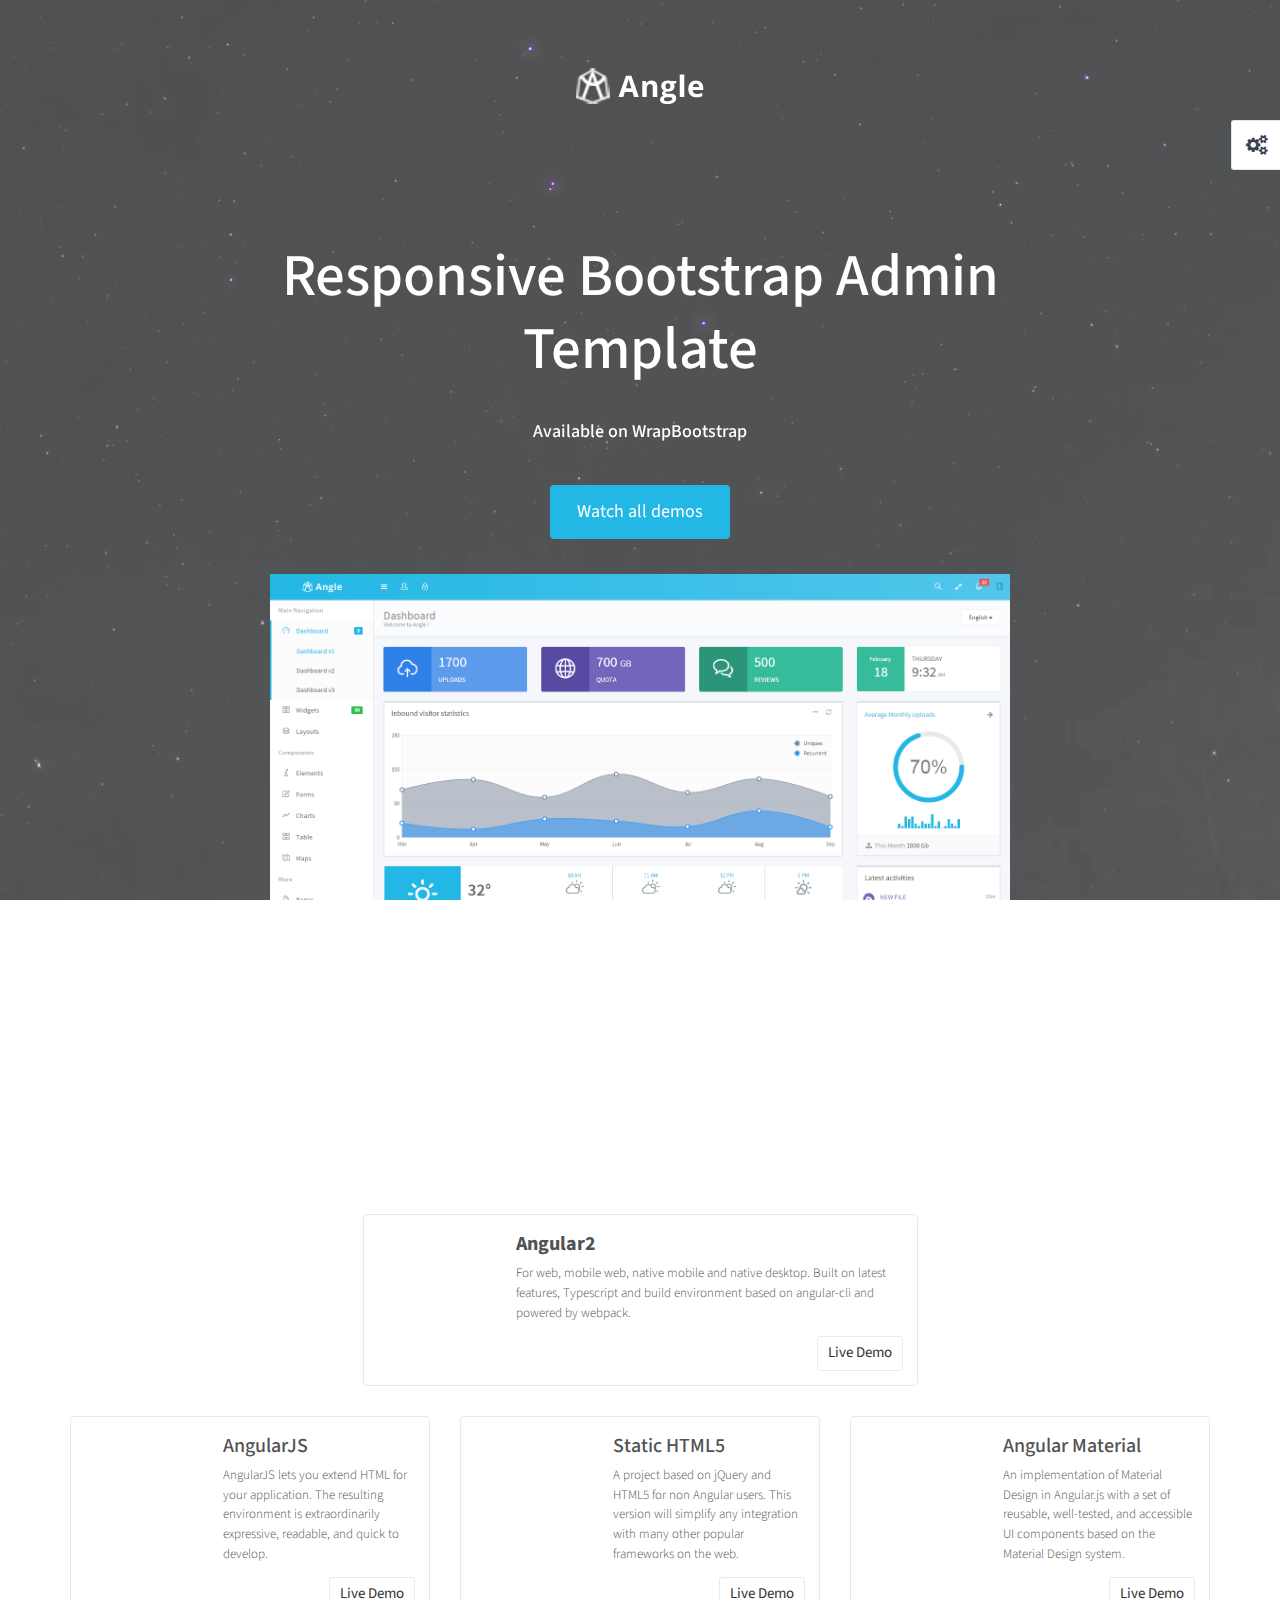
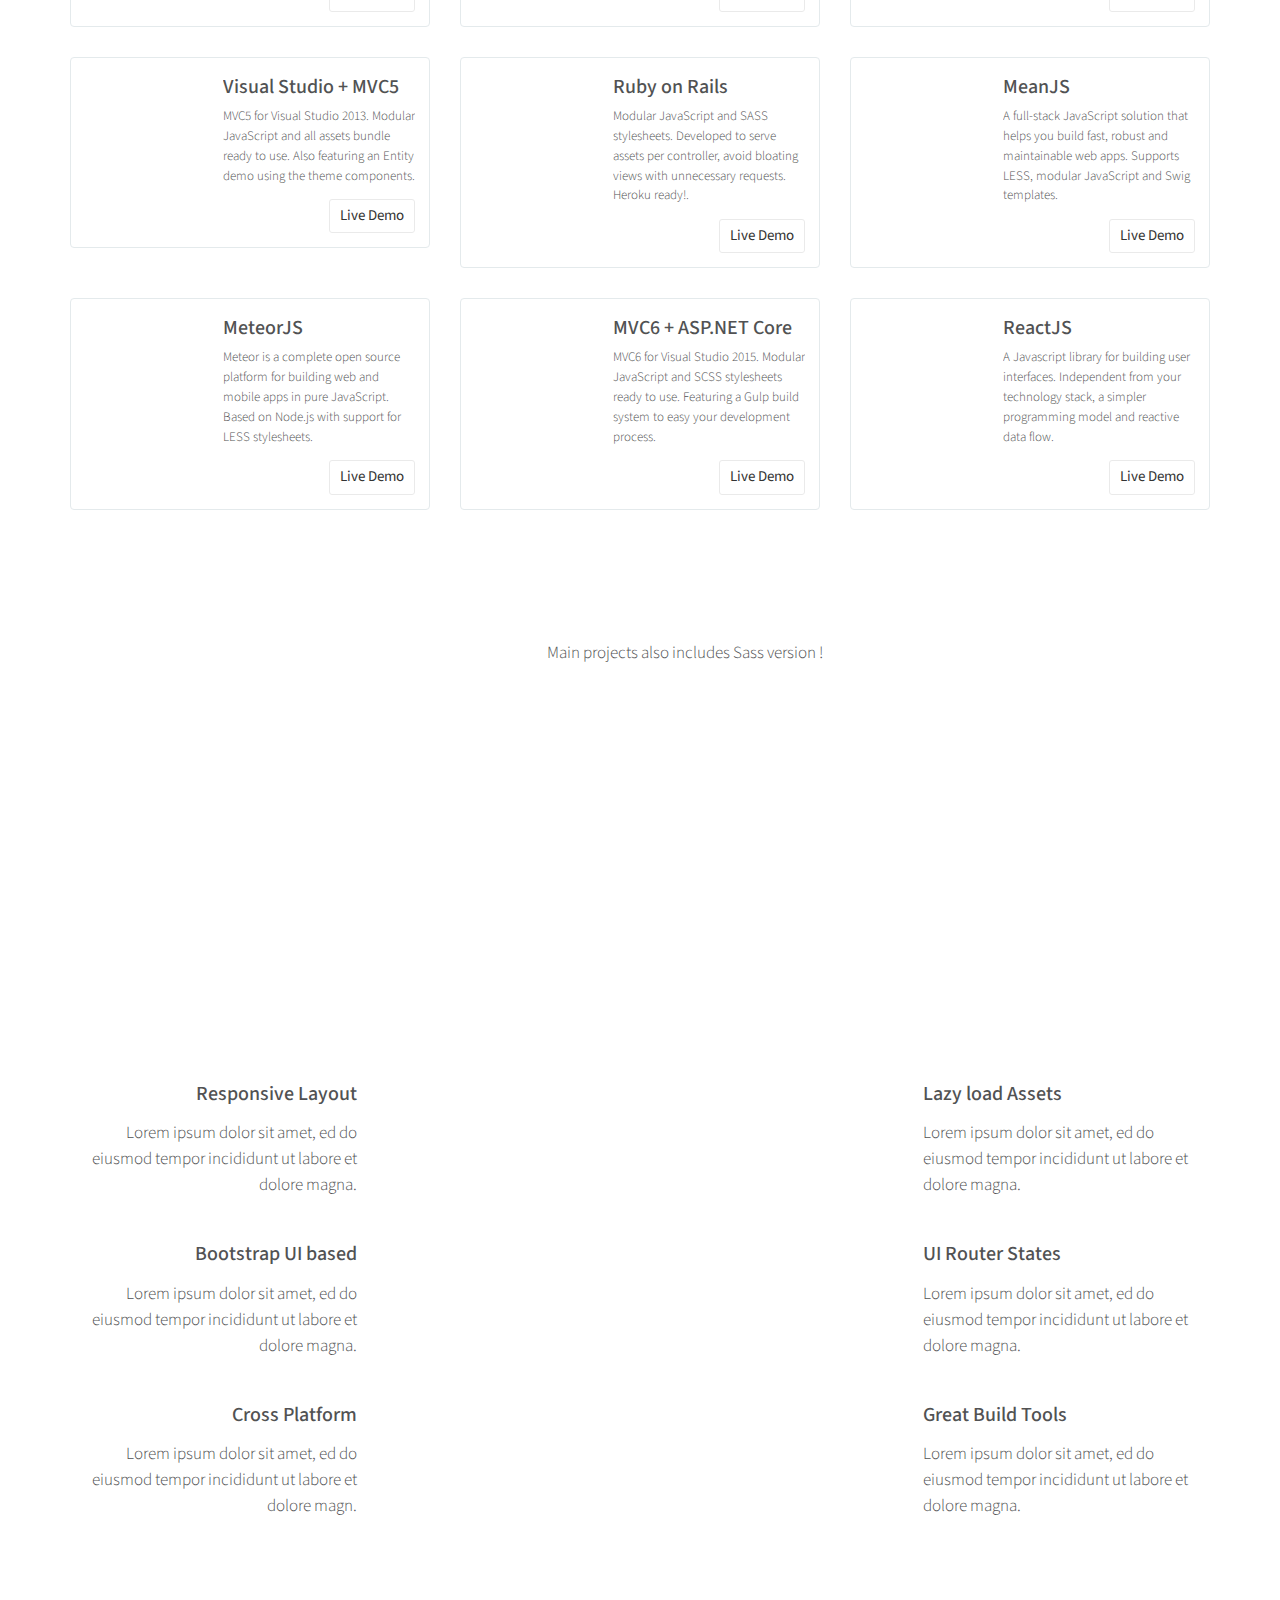
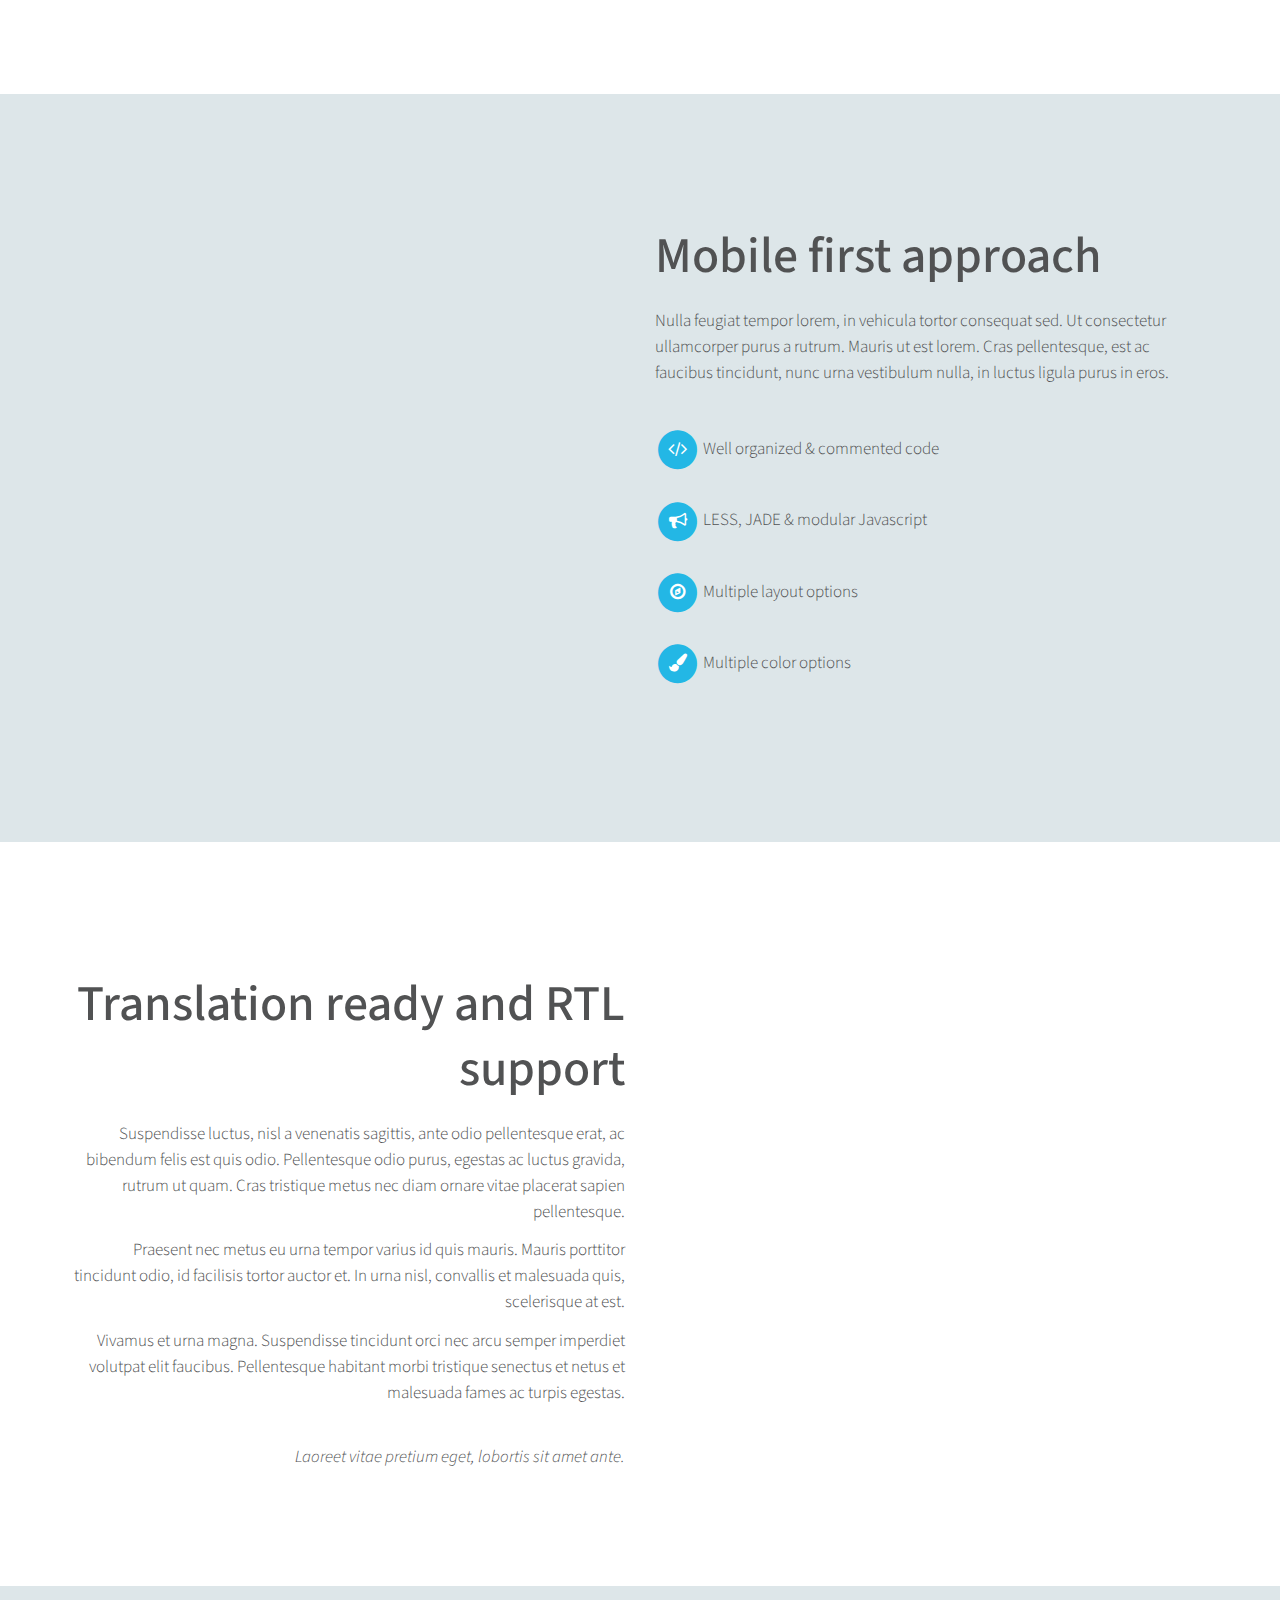
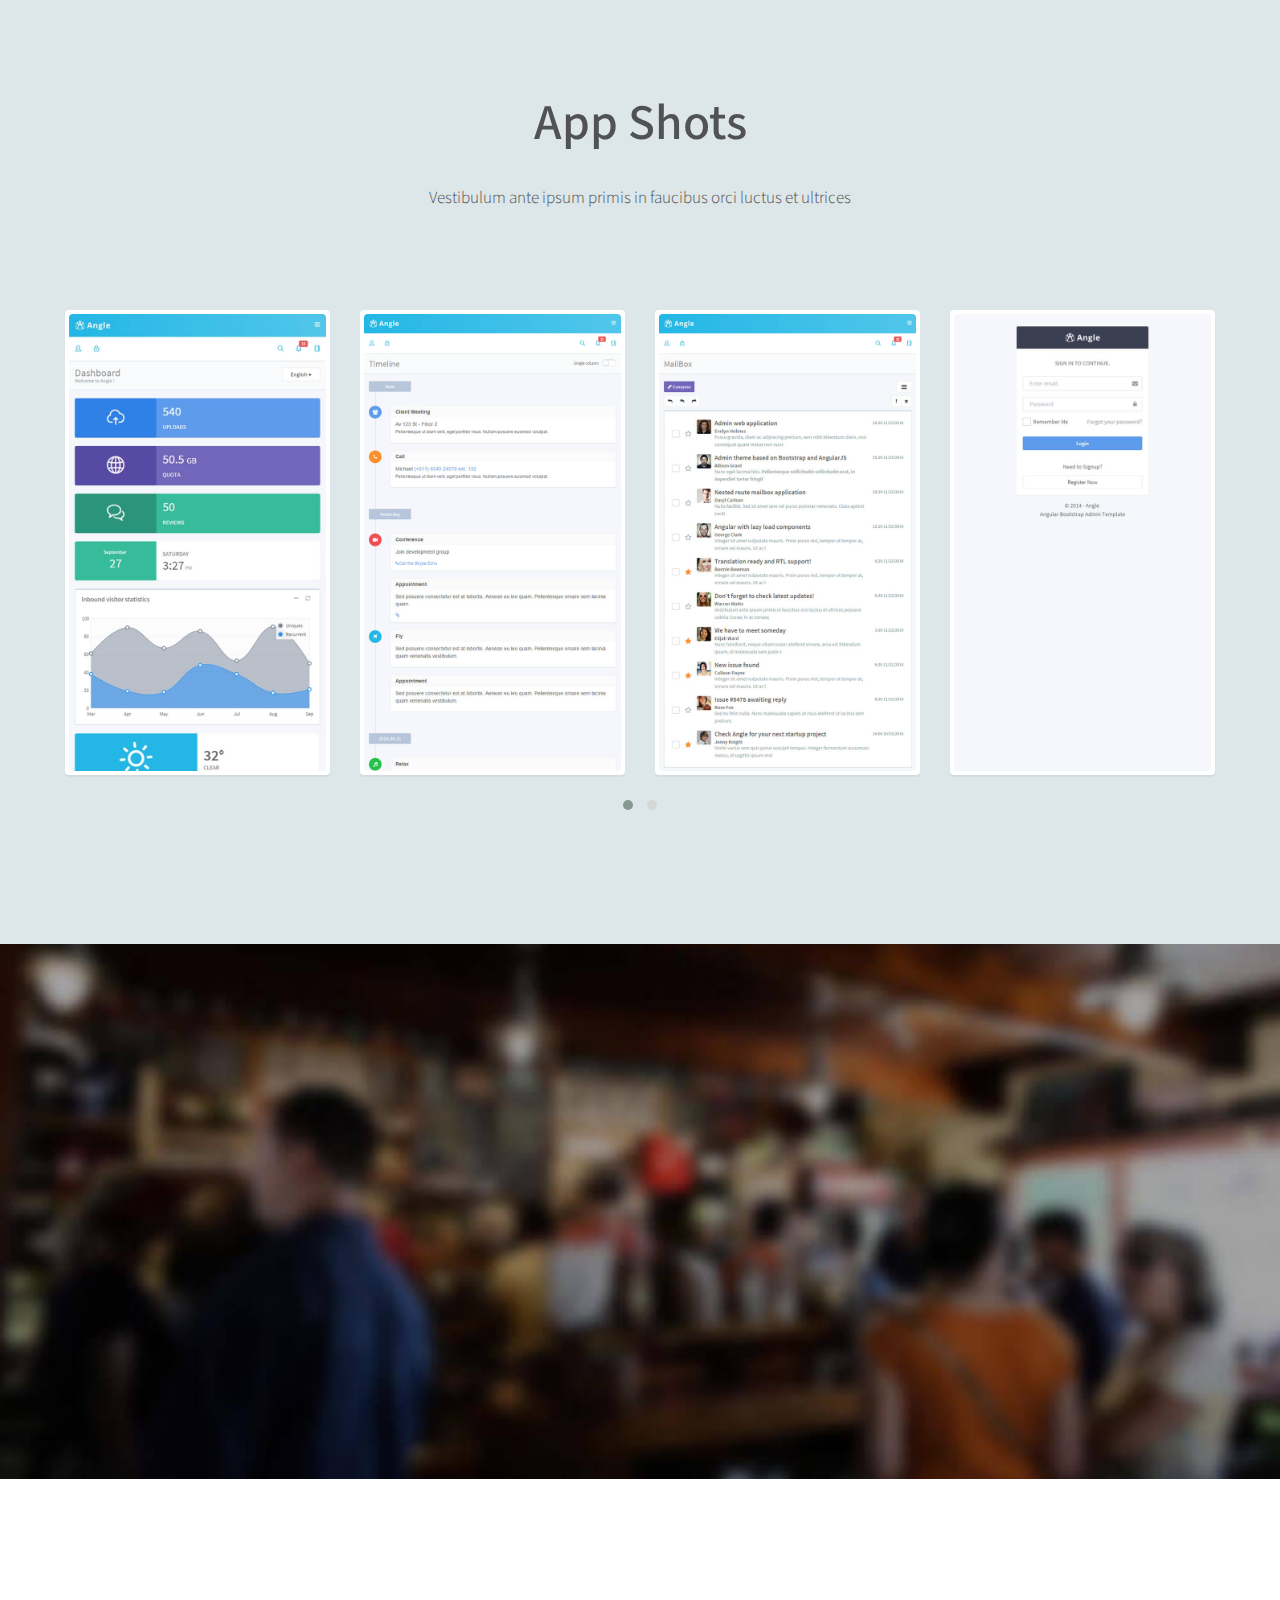
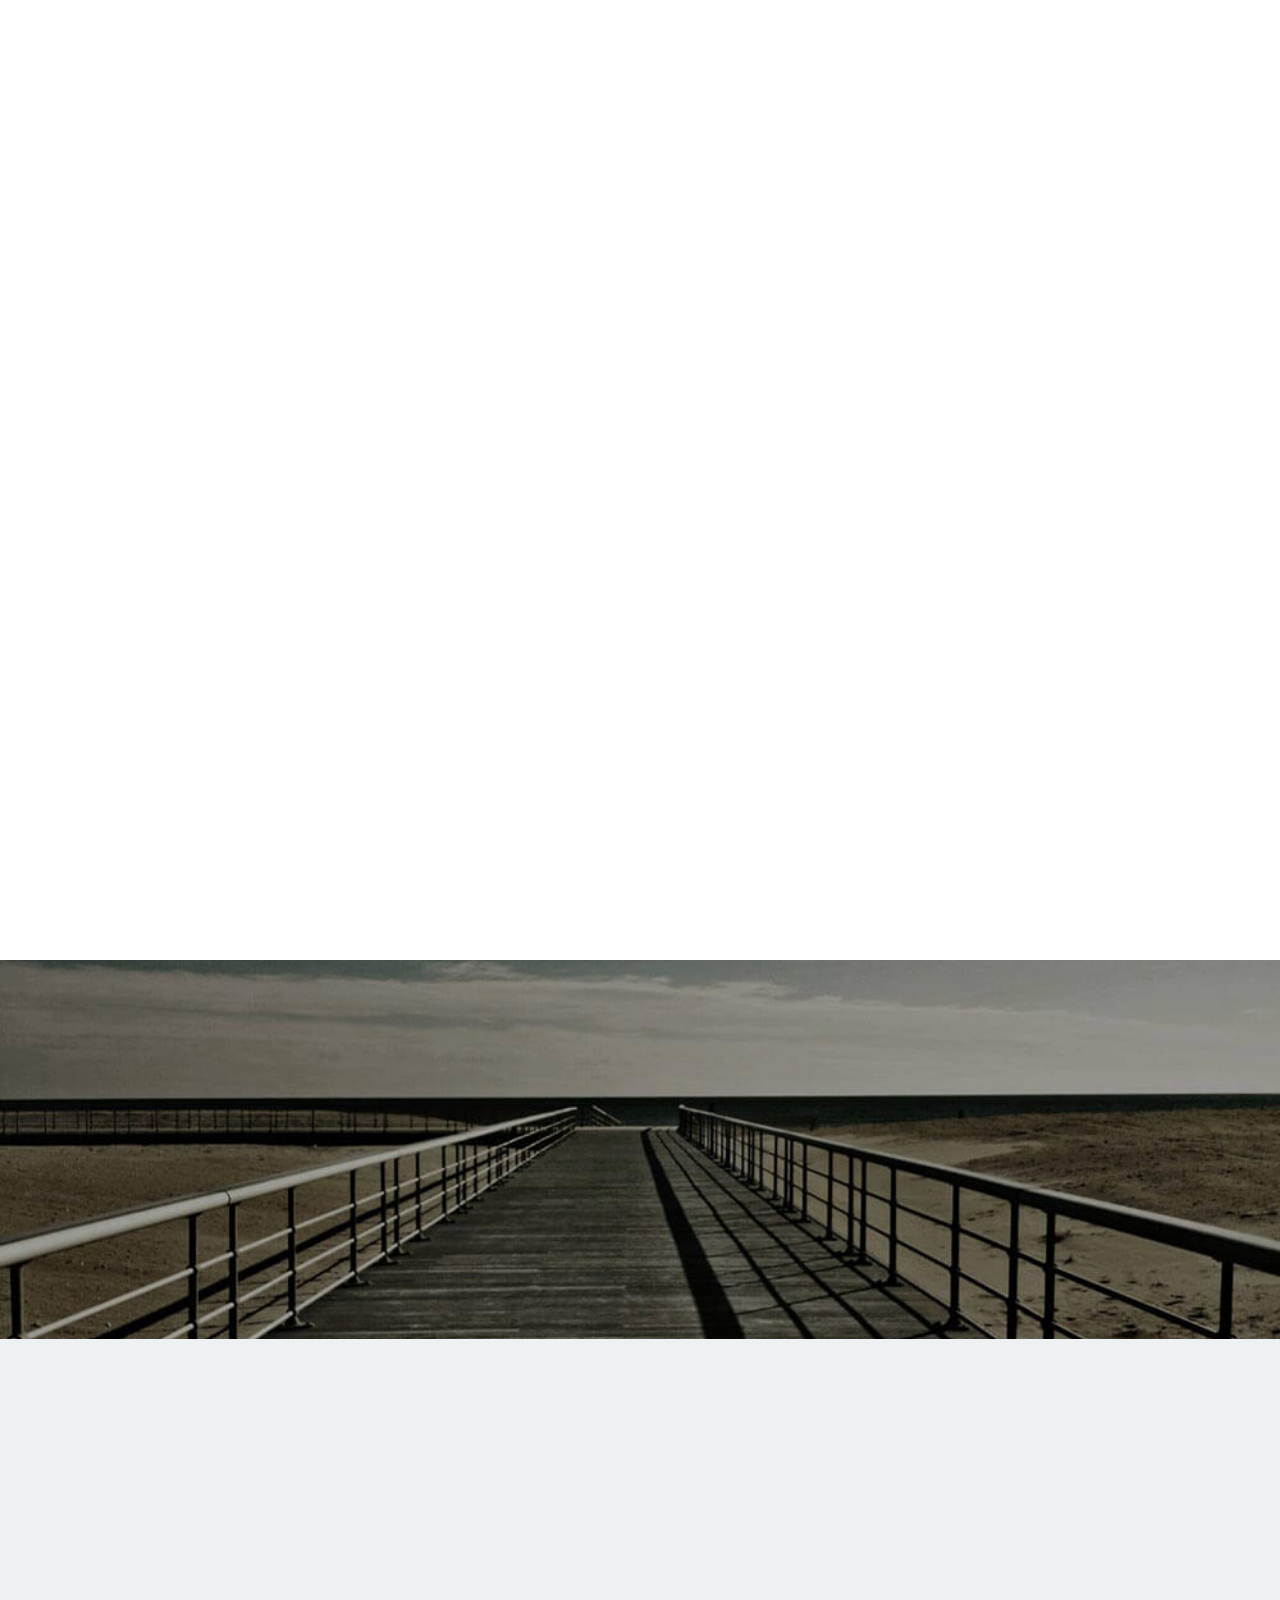
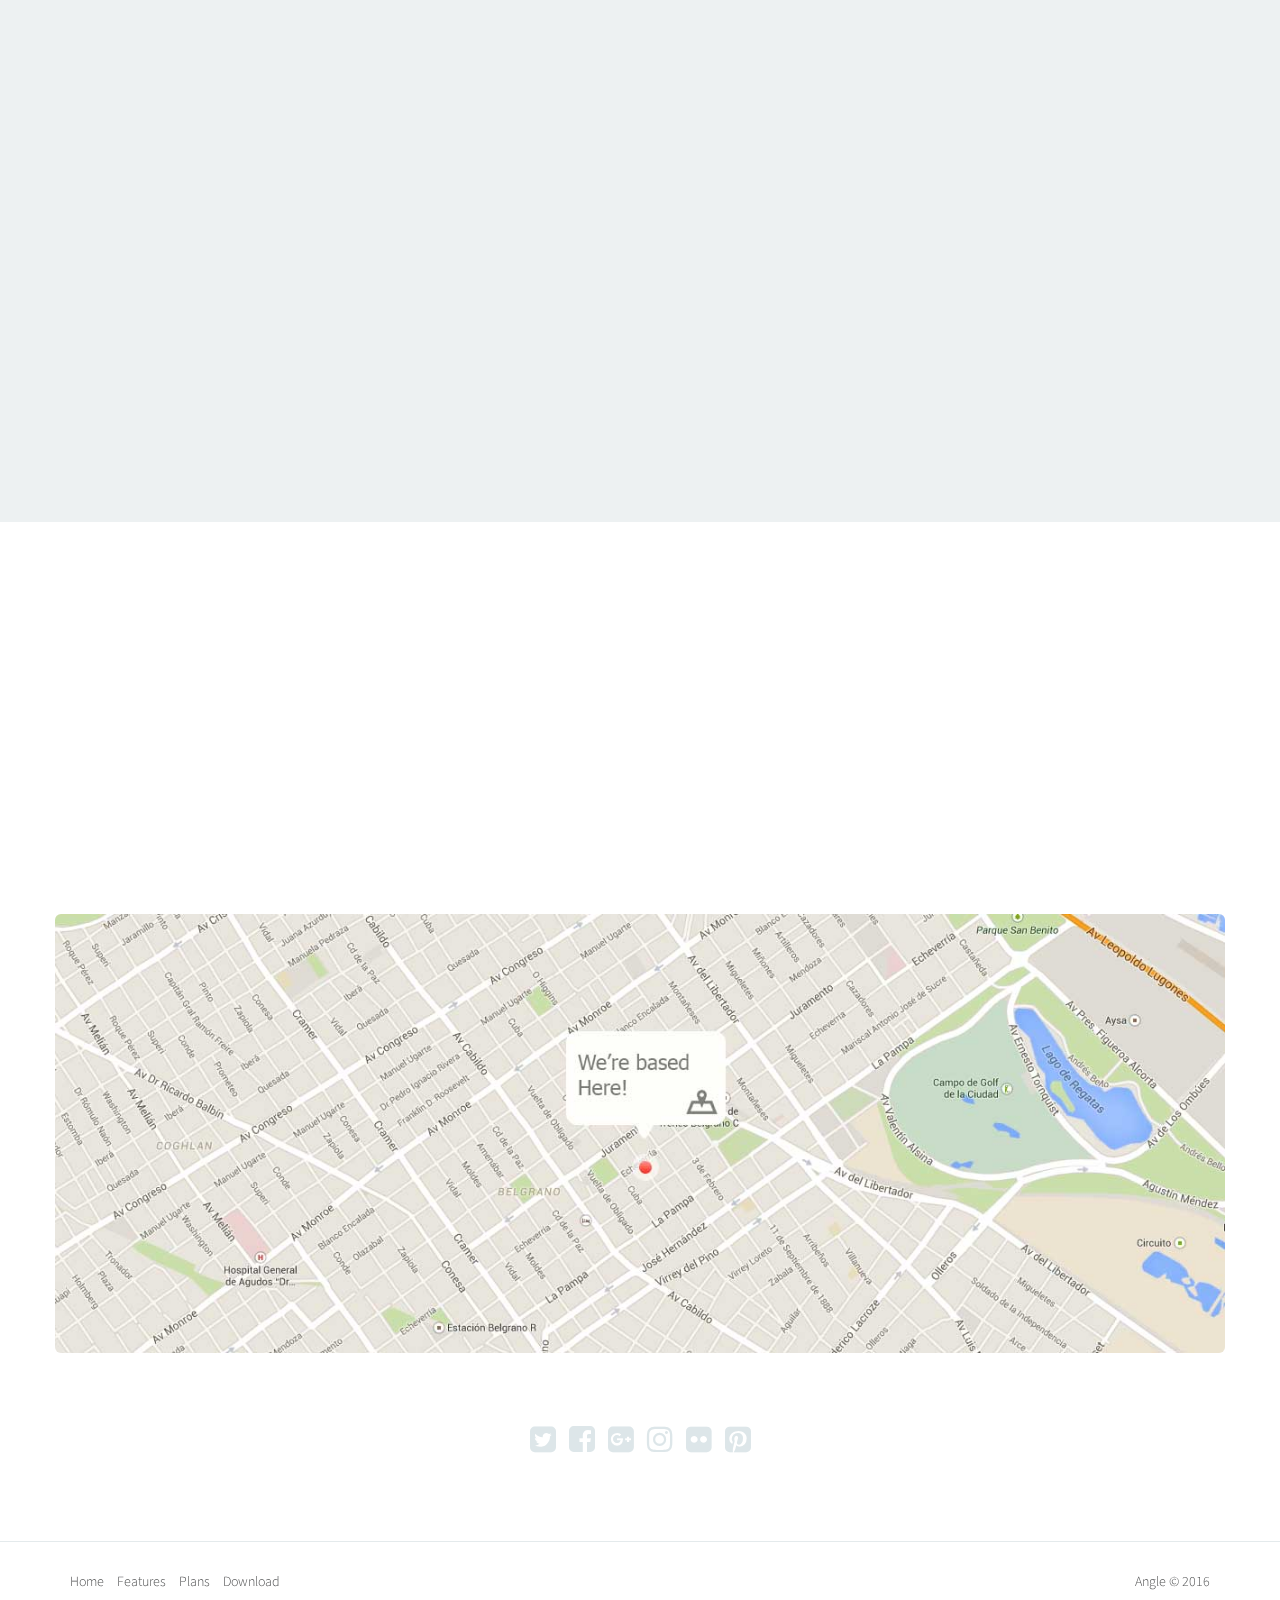
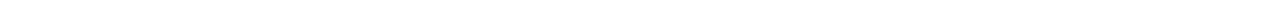
<file: BugTracker/index.html>
﻿
<!DOCTYPE html>
<html lang="en">

<head>
   <meta charset="UTF-8">
   <meta name="description" content="Landing Page Template">
   <meta name="keywords" content="bootstrap, app, theme">
   <meta name="author" content="@themicon">
   <meta name="viewport" content="width=device-width, initial-scale=1, maximum-scale=1">
   <title>Angle - Landing Page</title>
   <!-- PREALOADER (loads asap)-->
   <link rel="stylesheet" href="vendor/nprogress/nprogress.css">
   <script src="vendor/nprogress/nprogress.js"></script>
   <!-- FAVICON-->
   <link rel="icon" href="img/favicon/favicon.ico">
   <link rel="apple-touch-icon" href="img/favicon/apple-touch-icon.png">
   <link rel="apple-touch-icon" sizes="57x57" href="img/favicon/apple-touch-icon-57x57-precomposed.png">
   <link rel="apple-touch-icon" sizes="72x72" href="img/favicon/apple-touch-icon-72x72-precomposed.png">
   <link rel="apple-touch-icon" sizes="114x114" href="img/favicon/apple-touch-icon-114x114-precomposed.png">
   <link rel="apple-touch-icon" sizes="144x144" href="img/favicon/apple-touch-icon-144x144-precomposed.png">
   <!-- FONT-->
   <link href="//fonts.googleapis.com/css?family=Source+Sans+Pro:300,400,600,400italic" rel="stylesheet" type="text/css">
   <!-- ICONS-->
   <link rel="stylesheet" href="vendor/font-awesome/css/font-awesome.min.css">
   <script src="vendor/jquery.browser/dist/jquery.browser.js"></script>
   <script>
      if ( window.jQBrowser.mobile && top.location != location) top.location.href = document.location.href;
   </script>
   <!-- VENDOR CSS-->
   <link rel="stylesheet" href="vendor/owl.carousel/dist/assets/owl.carousel.css">
   <link rel="stylesheet" href="vendor/owl.carousel/dist/assets/owl.theme.default.css">
   <link rel="stylesheet" href="vendor/Nivo-Lightbox/nivo-lightbox.css">
   <link rel="stylesheet" href="vendor/Nivo-Lightbox/themes/default/default.css">
   <link rel="stylesheet" href="vendor/animate.css/animate.css">
   <!-- SITE CSS-->
   <link rel="stylesheet" href="css/styles.css" id="stylescss">
   <link rel="stylesheet" href="css/theme-a.css">
   <!--[if lt IE 9]><script src="js/html5shiv.js"></script><script src="js/respond.min.js"></script><![endif]-->
</head>

<body>
   <!-- WEBSITE PRELOADER-->
   <div class="preloader">
      <div class="loading">Loading ...</div>
   </div>
   <!-- START HEADER-->
   <header id="header" class="header novideo">
      <div class="full-screen">
         <!-- START STICKY NAVBAR-->
         <div class="navbar navbar-default navbar-fixed-top navbar-sticky">
            <div class="container">
               <div class="navbar-header">
                  <button type="button" data-toggle="collapse" data-target="#navbar-main" class="navbar-toggle">
                     <span class="sr-only">Toggle navigation</span>
                     <span class="icon-bar"></span>
                     <span class="icon-bar"></span>
                     <span class="icon-bar"></span>
                  </button>
                  <a href="#" class="navbar-brand">
                     <img src="img/logo-dark.png" alt="">
                  </a>
               </div>
               <!-- MENU-->
               <div id="navbar-main" class="navbar-collapse collapse">
                  <ul class="nav navbar-nav navbar-right main-navbar">
                     <li><a href="#header">Home</a>
                     </li>
                     <li><a href="#features">Features</a>
                     </li>
                     <li><a href="#shots">Shots</a>
                     </li>
                     <li><a href="#plans">Plans</a>
                     </li>
                     <li>
                        <a href="#download">
                           <strong>Download</strong>
                        </a>
                     </li>
                  </ul>
               </div>
            </div>
         </div>
         <!-- END STICKY NAVBAR-->
         <div class="container">
            <!-- MAIN LOGO-->
            <div class="top-logo">
               <img src="img/logo.png" alt="">
            </div>
            <div class="row">
               <div class="col-lg-8 col-lg-offset-2 col-md-10 col-md-offset-1">
                  <!-- INTRO MESSAGE-->
                  <div class="intro-section">
                     <h1 class="intro">Responsive Bootstrap Admin Template</h1>
                     <h5>Available on <a href="https://wrapbootstrap.com/theme/angle-bootstrap-admin-app-angularjs-WB04HF123" class="buy-link">WrapBootstrap</a>
                     </h5>
                     <!-- DEMO BUTTON-->
                     <div class="text-center"><a href="#versions" class="btn btn-lg btn-theme scrollto"><i class="icon-app-download"></i><span>Watch all demos</span></a>
                     </div>
                  </div>
                  <div class="intro-shot">
                     <img src="img/header.shot.png" alt="Header shot" data-no-retina="" class="img-responsive">
                  </div>
               </div>
            </div>
         </div>
      </div>
   </header>
   <!-- END HEADER-->
   <!-- START APP SHOTS-->
   <section id="versions" class="versions">
      <div class="container">
         <!-- START SECTION HEADER-->
         <div data-wow-offset="120" data-wow-duration="1.3s" class="section-header wow fadeIn animated">
            <!-- SECTION TITLE-->
            <h2>Multiple Versions</h2>
            <div class="section-description">SCSS/LESS/JADE + Gulp build system &amp; Seed Projects for all versions</div>
         </div>
         <!-- END SECTION HEADER-->
         <div class="row bottom-space">
            <div class="col-lg-offset-3 col-lg-6 col-md-offset-0 col-sm-6 col-xs-12">
               <div class="media media-card">
                  <div class="media-left media-middle">
                     <a href="#">
                        <img src="img/versions/ng2.png" width="128px" alt="" data-no-retina="" data-wow-offset="15" data-wow-duration=".5s" class="wow zoomIn animated img-responsive version-pic">
                     </a>
                  </div>
                  <div class="media-body">
                     <h4 class="media-heading">
                        <strong>Angular2</strong>
                     </h4>
                     <p class="media-card-text">For web, mobile web, native mobile and native desktop. Built on latest features, Typescript and build environment based on angular-cli and powered by webpack.</p>
                     <div class="text-right"><a href="../../angular2/" class="btn btn-sm btn-default">Live Demo</a>
                     </div>
                  </div>
               </div>
            </div>
            <div class="col-lg-4 col-sm-6 col-xs-12">
               <div class="media media-card">
                  <div class="media-left media-middle">
                     <a href="#">
                        <img src="img/versions/angularjs.png" width="128px" alt="" data-no-retina="" data-wow-offset="15" data-wow-duration=".5s" class="wow zoomIn animated img-responsive version-pic">
                     </a>
                  </div>
                  <div class="media-body">
                     <h4 class="media-heading">AngularJS</h4>
                     <p class="media-card-text">AngularJS lets you extend HTML for your application. The resulting environment is extraordinarily expressive, readable, and quick to develop.</p>
                     <div class="text-right"><a href="../../backend-angular/" class="btn btn-sm btn-default">Live Demo</a>
                     </div>
                  </div>
               </div>
            </div>
            <div class="col-lg-4 col-sm-6 col-xs-12">
               <div class="media media-card">
                  <div class="media-left media-middle">
                     <a href="#">
                        <img src="img/versions/html5.png" width="128px" alt="" data-no-retina="" data-wow-offset="15" data-wow-duration=".5s" class="wow zoomIn animated img-responsive version-pic">
                     </a>
                  </div>
                  <div class="media-body">
                     <h4 class="media-heading">Static HTML5</h4>
                     <p class="media-card-text">A project based on jQuery and HTML5 for non Angular users. This version will simplify any integration with many other popular frameworks on the web.</p>
                     <div class="text-right"><a href="../../backend-jquery/" class="btn btn-sm btn-default">Live Demo</a>
                     </div>
                  </div>
               </div>
            </div>
            <div class="col-lg-4 col-sm-6 col-xs-12">
               <div class="media media-card">
                  <div class="media-left media-middle">
                     <a href="#">
                        <img src="img/versions/angular-material.png" width="128px" alt="" data-no-retina="" data-wow-offset="15" data-wow-duration=".5s" class="wow zoomIn animated img-responsive version-pic">
                     </a>
                  </div>
                  <div class="media-body">
                     <h4 class="media-heading">Angular Material</h4>
                     <p class="media-card-text">An implementation of Material Design in Angular.js with a set of reusable, well-tested, and accessible UI components based on the Material Design system.</p>
                     <div class="text-right"><a href="../../material/" class="btn btn-sm btn-default">Live Demo</a>
                     </div>
                  </div>
               </div>
            </div>
            <div class="col-lg-4 col-sm-6 col-xs-12">
               <div class="media media-card">
                  <div class="media-left media-middle">
                     <a href="#">
                        <img src="img/versions/net.png" width="128px" alt="" data-no-retina="" data-wow-offset="15" data-wow-duration=".5s" class="wow zoomIn animated img-responsive version-pic">
                     </a>
                  </div>
                  <div class="media-body">
                     <h4 class="media-heading">Visual Studio + MVC5</h4>
                     <p class="media-card-text">MVC5 for Visual Studio 2013. Modular JavaScript and all assets bundle ready to use. Also featuring an Entity demo using the theme components.</p>
                     <div class="text-right"><a href="http://themicon-001-site5.atempurl.com/" class="btn btn-sm btn-default">Live Demo</a>
                     </div>
                  </div>
               </div>
            </div>
            <div class="col-lg-4 col-sm-6 col-xs-12">
               <div class="media media-card">
                  <div class="media-left media-middle">
                     <a href="#">
                        <img src="img/versions/ror.png" width="128px" alt="" data-no-retina="" data-wow-offset="15" data-wow-duration=".5s" class="wow zoomIn animated img-responsive version-pic">
                     </a>
                  </div>
                  <div class="media-body">
                     <h4 class="media-heading">Ruby on Rails</h4>
                     <p class="media-card-text">Modular JavaScript and SASS stylesheets. Developed to serve assets per controller, avoid bloating views with unnecessary requests. Heroku ready!.</p>
                     <div class="text-right"><a href="https://angle-on-rails.herokuapp.com/" class="btn btn-sm btn-default">Live Demo</a>
                     </div>
                  </div>
               </div>
            </div>
            <div class="col-lg-4 col-sm-6 col-xs-12">
               <div class="media media-card">
                  <div class="media-left media-middle">
                     <a href="#">
                        <img src="img/versions/meanjs.png" width="128px" alt="" data-no-retina="" data-wow-offset="15" data-wow-duration=".5s" class="wow zoomIn animated img-responsive version-pic">
                     </a>
                  </div>
                  <div class="media-body">
                     <h4 class="media-heading">MeanJS</h4>
                     <p class="media-card-text">A full-stack JavaScript solution that helps you build fast, robust and maintainable web apps. Supports LESS, modular JavaScript and Swig templates.</p>
                     <div class="text-right"><a href="https://angle-on-mean.herokuapp.com/" class="btn btn-sm btn-default">Live Demo</a>
                     </div>
                  </div>
               </div>
            </div>
            <div class="col-lg-4 col-sm-6 col-xs-12">
               <div class="media media-card">
                  <div class="media-left media-middle">
                     <a href="#">
                        <img src="img/versions/meteor.png" width="128px" alt="" data-no-retina="" data-wow-offset="15" data-wow-duration=".5s" class="wow zoomIn animated img-responsive version-pic">
                     </a>
                  </div>
                  <div class="media-body">
                     <h4 class="media-heading">MeteorJS</h4>
                     <p class="media-card-text">Meteor is a complete open source platform for building web and mobile apps in pure JavaScript. Based on Node.js with support for LESS stylesheets.</p>
                     <div class="text-right"><a href="http://45.55.64.191" class="btn btn-sm btn-default">Live Demo</a>
                     </div>
                  </div>
               </div>
            </div>
            <div class="col-lg-4 col-sm-6 col-xs-12">
               <div class="media media-card">
                  <div class="media-left media-middle">
                     <a href="#">
                        <img src="img/versions/vs.png" width="128px" alt="" data-no-retina="" data-wow-offset="15" data-wow-duration=".5s" class="wow zoomIn animated img-responsive version-pic">
                     </a>
                  </div>
                  <div class="media-body">
                     <h4 class="media-heading">MVC6 + ASP.NET Core</h4>
                     <p class="media-card-text">MVC6 for Visual Studio 2015. Modular JavaScript and SCSS stylesheets ready to use. Featuring a Gulp build system to easy your development process.</p>
                     <div class="text-right"><a href="http://themicon-001-site2.atempurl.com/" class="btn btn-sm btn-default">Live Demo</a>
                     </div>
                  </div>
               </div>
            </div>
            <div class="col-lg-4 col-sm-6 col-xs-12">
               <div class="media media-card">
                  <div class="media-left media-middle">
                     <a href="#">
                        <img src="img/versions/react.png" width="128px" alt="" data-no-retina="" data-wow-offset="15" data-wow-duration=".5s" class="wow zoomIn animated img-responsive version-pic">
                     </a>
                  </div>
                  <div class="media-body">
                     <h4 class="media-heading">ReactJS</h4>
                     <p class="media-card-text">A Javascript library for building user interfaces. Independent from your technology stack, a simpler programming model and reactive data flow.</p>
                     <div class="text-right"><a href="../../reactjs/" class="btn btn-sm btn-default">Live Demo</a>
                     </div>
                  </div>
               </div>
            </div>
         </div>
         <div class="text-center">
            <p>
               <img src="img/versions/sass.png" alt="" data-no-retina="" data-wow-offset="15" data-wow-duration=".5s" class="wow zoomIn animated">Main projects also includes Sass version !</p>
         </div>
      </div>
   </section>
   <!-- START FEATURE LIST-->
   <section id="features" class="features-list">
      <div class="container">
         <!-- START SECTION HEADER-->
         <div data-wow-offset="120" data-wow-duration="1.3s" class="section-header wow fadeIn animated">
            <!-- SECTION TITLE-->
            <h2>Full of Features</h2>
            <div class="section-description">Donec mauris arcu, vestibulum ac hendrerit ut, convallis cursus libero.</div>
         </div>
         <!-- END SECTION HEADER-->
         <div class="row">
            <!-- START FEATURES LEFT-->
            <div class="col-md-4 col-sm-4 features-left">
               <!-- FEATURE-->
               <div class="feature">
                  <!-- FEATURE ICON-->
                  <div data-wow-offset="15" data-wow-duration="1.3s" class="feature-icon wow fadeIn animated">
                     <span class="fa-stack fa-lg">
                        <em class="fa fa-circle fa-stack-2x"></em>
                        <em class="fa fa-random fa-stack-1x fa-inverse"></em>
                     </span>
                  </div>
                  <!-- FEATURE TEXT-->
                  <div class="feature-details">
                     <h4 class="main-color">Responsive Layout</h4>
                     <p>Lorem ipsum dolor sit amet, ed do eiusmod tempor incididunt ut labore et dolore magna.</p>
                  </div>
               </div>
               <!-- FEATURE-->
               <div class="feature">
                  <!-- FEATURE ICON-->
                  <div data-wow-offset="15" data-wow-duration="1.3s" class="feature-icon wow fadeIn animated">
                     <span class="fa-stack fa-lg">
                        <em class="fa fa-circle fa-stack-2x"></em>
                        <em class="fa fa-rocket fa-stack-1x fa-inverse"></em>
                     </span>
                  </div>
                  <!-- FEATURE TEXT-->
                  <div class="feature-details">
                     <h4 class="main-color">Bootstrap UI based</h4>
                     <p>Lorem ipsum dolor sit amet, ed do eiusmod tempor incididunt ut labore et dolore magna.</p>
                  </div>
               </div>
               <!-- FEATURE-->
               <div class="feature">
                  <!-- FEATURE ICON-->
                  <div data-wow-offset="15" data-wow-duration="1.3s" class="feature-icon wow fadeIn animated">
                     <span class="fa-stack fa-lg">
                        <em class="fa fa-circle fa-stack-2x"></em>
                        <em class="fa fa-crosshairs fa-stack-1x fa-inverse"></em>
                     </span>
                  </div>
                  <!-- FEATURE TEXT-->
                  <div class="feature-details">
                     <h4 class="main-color">Cross Platform</h4>
                     <p>Lorem ipsum dolor sit amet, ed do eiusmod tempor incididunt ut labore et dolore magn.</p>
                  </div>
               </div>
            </div>
            <!-- END FEATURES LEFT-->
            <!-- START MOBILE MOCKUP-->
            <div class="col-md-4 col-sm-4">
               <div data-wow-offset="120" data-wow-duration="1.3s" class="mockup-mobile wow fadeIn animated">
                  <img src="img/iphone-minimal.png" alt="" data-no-retina>
               </div>
            </div>
            <!-- END MOBILE MOCKUP-->
            <!-- START FEATURES RIGHT-->
            <div class="col-md-4 col-sm-4 features-right">
               <!-- FEATURE-->
               <div class="feature">
                  <!-- FEATURE ICON-->
                  <div data-wow-offset="15" data-wow-duration="1.3s" class="feature-icon wow fadeIn animated">
                     <span class="fa-stack fa-lg">
                        <em class="fa fa-circle fa-stack-2x"></em>
                        <em class="fa fa-moon-o fa-stack-1x fa-inverse"></em>
                     </span>
                  </div>
                  <!-- FEATURE TEXT-->
                  <div class="feature-details">
                     <h4 class="main-color">Lazy load Assets</h4>
                     <p>Lorem ipsum dolor sit amet, ed do eiusmod tempor incididunt ut labore et dolore magna.</p>
                  </div>
               </div>
               <!-- FEATURE-->
               <div class="feature">
                  <!-- FEATURE ICON-->
                  <div data-wow-offset="15" data-wow-duration="1.3s" class="feature-icon wow fadeIn animated">
                     <span class="fa-stack fa-lg">
                        <em class="fa fa-circle fa-stack-2x"></em>
                        <em class="fa fa-sitemap fa-stack-1x fa-inverse"></em>
                     </span>
                  </div>
                  <!-- FEATURE TEXT-->
                  <div class="feature-details">
                     <h4 class="main-color">UI Router States</h4>
                     <p>Lorem ipsum dolor sit amet, ed do eiusmod tempor incididunt ut labore et dolore magna.</p>
                  </div>
               </div>
               <!-- FEATURE-->
               <div class="feature">
                  <!-- FEATURE ICON-->
                  <div data-wow-offset="15" data-wow-duration="1.3s" class="feature-icon wow fadeIn animated">
                     <span class="fa-stack fa-lg">
                        <em class="fa fa-circle fa-stack-2x"></em>
                        <em class="fa fa-wrench fa-stack-1x fa-inverse"></em>
                     </span>
                  </div>
                  <!-- FEATURE TEXT-->
                  <div class="feature-details">
                     <h4 class="main-color">Great Build Tools</h4>
                     <p>Lorem ipsum dolor sit amet, ed do eiusmod tempor incididunt ut labore et dolore magna.</p>
                  </div>
               </div>
            </div>
            <!-- END FEATURES RIGHT-->
         </div>
      </div>
   </section>
   <!-- END FEATURE LIST-->
   <!-- START PIC TEXT LEFT-->
   <section id="desc2" class="pic-text pic-text-left">
      <div class="container">
         <div class="row">
            <!-- LEFT PIC-->
            <div data-wow-offset="15" data-wow-duration="1.2s" class="col-md-6 wow fadeInLeft animated">
               <div class="mockup-mobile">
                  <img src="img/ipad-air.png" alt="" data-no-retina>
               </div>
            </div>
            <!-- RIGHT TEXT-->
            <div class="col-md-6">
               <!-- SECTION TITLE-->
               <h2>Mobile first approach</h2>
               <p>Nulla feugiat tempor lorem, in vehicula tortor consequat sed. Ut consectetur ullamcorper purus a rutrum. Mauris ut est lorem. Cras pellentesque, est ac faucibus tincidunt, nunc urna vestibulum nulla, in luctus ligula purus in eros.</p>
               <!-- FEATURE LIST-->
               <ul class="featured-list">
                  <li>
                     <span class="fa-stack fa-lg">
                        <em class="fa fa-circle fa-stack-2x"></em>
                        <em class="fa fa-code fa-stack-1x fa-inverse"></em>
                     </span>
                     <p>Well organized &amp; commented code</p>
                  </li>
                  <li>
                     <span class="fa-stack fa-lg">
                        <em class="fa fa-circle fa-stack-2x"></em>
                        <em class="fa fa-bullhorn fa-stack-1x fa-inverse"></em>
                     </span>
                     <p>LESS, JADE &amp; modular Javascript</p>
                  </li>
                  <li>
                     <span class="fa-stack fa-lg">
                        <em class="fa fa-circle fa-stack-2x"></em>
                        <em class="fa fa-compass fa-stack-1x fa-inverse"></em>
                     </span>
                     <p>Multiple layout options</p>
                  </li>
                  <li>
                     <span class="fa-stack fa-lg">
                        <em class="fa fa-circle fa-stack-2x"></em>
                        <em class="fa fa-paint-brush fa-stack-1x fa-inverse"></em>
                     </span>
                     <p>Multiple color options</p>
                  </li>
               </ul>
            </div>
         </div>
      </div>
   </section>
   <!-- END PIC TEXT LEFT-->
   <!-- START PIC TEXT RIGHT-->
   <section id="desc1" class="pic-text pic-text-right">
      <div class="container">
         <div class="row">
            <!-- LEFT TEXT-->
            <div class="col-md-6">
               <!-- SECTION TITLE-->
               <h2>Translation ready and RTL support</h2>
               <p>Suspendisse luctus, nisl a venenatis sagittis, ante odio pellentesque erat, ac bibendum felis est quis odio. Pellentesque odio purus, egestas ac luctus gravida, rutrum ut quam. Cras tristique metus nec diam ornare vitae placerat sapien
                  pellentesque.</p>
               <p>Praesent nec metus eu urna tempor varius id quis mauris. Mauris porttitor tincidunt odio, id facilisis tortor auctor et. In urna nisl, convallis et malesuada quis, scelerisque at est.</p>
               <p>Vivamus et urna magna. Suspendisse tincidunt orci nec arcu semper imperdiet volutpat elit faucibus. Pellentesque habitant morbi tristique senectus et netus et malesuada fames ac turpis egestas.
                  <br>
                  <br>
               </p>
               <p>
                  <em>Laoreet vitae pretium eget, lobortis sit amet ante.</em>
               </p>
            </div>
            <!-- RIGHT PIC-->
            <div data-wow-offset="15" data-wow-duration="1.2s" class="col-md-6 wow fadeInRight animated">
               <div class="mockup-mobile">
                  <img src="img/iphone-angle.png" alt="" data-no-retina>
               </div>
            </div>
            <!-- /END PHONES IMAGE-->
         </div>
      </div>
   </section>
   <!-- END PIC TEXT RIGHT-->
   <!-- START APP SHOTS-->
   <section id="shots" class="appshots">
      <div class="container">
         <!-- SECTION HEADER-->
         <div class="section-header">
            <h2>App Shots</h2>
            <div class="section-description">Vestibulum ante ipsum primis in faucibus orci luctus et ultrices</div>
         </div>
         <!-- END SECTION HEADER-->
         <div class="row">
            <div id="appshots" class="owl-carousel owl-theme">
               <div class="shot">
                  <a href="img/shots/01.jpg" data-lightbox-gallery="appshots">
                     <img src="img/shots/01.jpg" alt="App Shot" data-no-retina>
                  </a>
               </div>
               <div class="shot">
                  <a href="img/shots/03.jpg" data-lightbox-gallery="appshots">
                     <img src="img/shots/03.jpg" alt="App Shot" data-no-retina>
                  </a>
               </div>
               <div class="shot">
                  <a href="img/shots/02.jpg" data-lightbox-gallery="appshots">
                     <img src="img/shots/02.jpg" alt="App Shot" data-no-retina>
                  </a>
               </div>
               <div class="shot">
                  <a href="img/shots/04.jpg" data-lightbox-gallery="appshots">
                     <img src="img/shots/04.jpg" alt="App Shot" data-no-retina>
                  </a>
               </div>
               <div class="shot">
                  <a href="img/shots/01.jpg" data-lightbox-gallery="appshots">
                     <img src="img/shots/01.jpg" alt="App Shot" data-no-retina>
                  </a>
               </div>
               <div class="shot">
                  <a href="img/shots/03.jpg" data-lightbox-gallery="appshots">
                     <img src="img/shots/03.jpg" alt="App Shot" data-no-retina>
                  </a>
               </div>
               <div class="shot">
                  <a href="img/shots/02.jpg" data-lightbox-gallery="appshots">
                     <img src="img/shots/02.jpg" alt="App Shot" data-no-retina>
                  </a>
               </div>
               <div class="shot">
                  <a href="img/shots/04.jpg" data-lightbox-gallery="appshots">
                     <img src="img/shots/04.jpg" alt="App Shot" data-no-retina>
                  </a>
               </div>
            </div>
         </div>
      </div>
   </section>
   <!-- END APP SHOTS-->
   <!-- START TESTIMONIAL SLIDER-->
   <section id="feedbacks" class="feedbacks">
      <div data-wow-offset="15" data-wow-duration="1.3s" class="container wow fadeIn animated">
         <div id="feedback-carousel" class="owl-carousel owl-theme text-center">
            <!-- FEEDBACK-->
            <div class="feedback-client">
               <div class="feedback-client-picture">
                  <img src="img/clients/01.jpg" alt="" data-no-retina class="img-thumbnail img-circle">
               </div>
               <div class="feedback-client-msg">Etiam feugiat risus massa. Etiam nisi dui, sodales ut dignissim vitae, eleifend non nisi. Donec ipsum enim, fermentum sed viverra et, vulputate eget libero. Sed elementum venenatis ullamcorper. Phasellus faucibus placerat luctus.</div>
               <div
               class="feedback-client-name">Martin Fowler</div>
            <div class="feedback-client-company">Artist, Ngcompany</div>
         </div>
         <!-- FEEDBACK-->
         <div class="feedback-client">
            <div class="feedback-client-picture">
               <img src="img/clients/02.jpg" alt="" data-no-retina class="img-thumbnail img-circle">
            </div>
            <div class="feedback-client-msg">Etiam feugiat risus massa. Etiam nisi dui, sodales ut dignissim vitae, eleifend non nisi. Donec ipsum enim, fermentum sed viverra et, vulputate eget libero. Sed elementum venenatis ullamcorper. Phasellus faucibus placerat luctus.</div>
            <div
            class="feedback-client-name">Mathew Rogers</div>
         <div class="feedback-client-company">Designer, Ngcompany</div>
      </div>
      <!-- FEEDBACK-->
      <div class="feedback-client">
         <div class="feedback-client-picture">
            <img src="img/clients/03.jpg" alt="" data-no-retina class="img-thumbnail img-circle">
         </div>
         <div class="feedback-client-msg">Etiam feugiat risus massa. Etiam nisi dui, sodales ut dignissim vitae, eleifend non nisi. Donec ipsum enim, fermentum sed viverra et, vulputate eget libero. Sed elementum venenatis ullamcorper. Phasellus faucibus placerat luctus.</div>
         <div class="feedback-client-name">Bradley Jimenez</div>
         <div class="feedback-client-company">Coder, Ngcompany</div>
      </div>
      </div>
      </div>
   </section>
   <!-- END TESTIMONIAL SLIDER-->
   <!-- START PLAN TABLE-->
   <section id="plans" class="plan-table">
      <div class="container">
         <!-- SECTION HEADER-->
         <div data-wow-offset="15" data-wow-duration="1.3s" class="section-header wow fadeIn animated">
            <h2>Available Options</h2>
            <div class="section-description"><u>Pay once</u>, get lifetime<u>free updates.</u>
            </div>
         </div>
         <!-- END SECTION HEADER-->
         <div class="row">
            <!-- PLAN-->
            <div data-wow-offset="15" data-wow-duration="1.3s" class="col-md-4 col-sm-4 wow fadeIn animated">
               <div class="plan">
                  <h3 class="plan-header">Single</h3>
                  <div class="plan-price">
                     <h2><sup><small>$</small></sup>18
                        <!-- span.plan-period /mo-->
                     </h2>
                  </div>
                  <ul class="plan-features">
                     <li>
                        <em class="fa fa-check"></em>Unlimited Styles</li>
                     <li>
                        <em class="fa fa-check"></em>RTL &amp; Translation</li>
                     <li>
                        <em class="fa fa-check"></em>Customer support</li>
                     <li>
                        <em class="fa fa-check"></em>Free Updates</li>
                     <li>
                        <em class="fa fa-check"></em>Limited to one client</li>
                     <li>
                        <em class="fa fa-times plan-feature-disable"></em>Multiple installation</li>
                     <li>
                        <em class="fa fa-times plan-feature-disable"></em>Not ready for resale</li>
                  </ul>
                  <hr>
                  <div class="text-center"><a href="https://wrapbootstrap.com/theme/angle-bootstrap-admin-template-WB04HF123" class="btn btn-theme">Choose</a>
                  </div>
               </div>
            </div>
            <!-- PLAN-->
            <div data-wow-offset="15" data-wow-duration="1.3s" class="col-md-4 col-sm-4 wow fadeIn animated">
               <div class="plan">
                  <h3 class="plan-header">Multiple</h3>
                  <div class="plan-price">
                     <h2><sup><small>$</small></sup>70
                        <!-- span.plan-period /mo-->
                     </h2>
                  </div>
                  <ul class="plan-features">
                     <li>
                        <em class="fa fa-check"></em>Unlimited Styles</li>
                     <li>
                        <em class="fa fa-check"></em>RTL &amp; Translation</li>
                     <li>
                        <em class="fa fa-check"></em>Customer support</li>
                     <li>
                        <em class="fa fa-check"></em>Free Updates</li>
                     <li>
                        <em class="fa fa-check"></em>Unlimited clients</li>
                     <li>
                        <em class="fa fa-check"></em>Multiple installation</li>
                     <li>
                        <em class="fa fa-times plan-feature-disable"></em>Not ready for resale</li>
                  </ul>
                  <hr>
                  <p class="plan-description">The perfect price for all your project solutions.</p>
                  <div class="text-center"><a href="https://wrapbootstrap.com/theme/angle-bootstrap-admin-template-WB04HF123?l=m" class="btn btn-theme">Choose</a>
                  </div>
               </div>
            </div>
            <!-- PLAN-->
            <div data-wow-offset="15" data-wow-duration="1.3s" class="col-md-4 col-sm-4 wow fadeIn animated">
               <div class="plan">
                  <h3 class="plan-header">Extended</h3>
                  <div class="plan-price">
                     <h2><sup><small>$</small></sup>900
                        <!-- span.plan-period /mo-->
                     </h2>
                  </div>
                  <ul class="plan-features">
                     <li>
                        <em class="fa fa-check"></em>Unlimited Styles</li>
                     <li>
                        <em class="fa fa-check"></em>RTL &amp; Translation</li>
                     <li>
                        <em class="fa fa-check"></em>Customer support</li>
                     <li>
                        <em class="fa fa-check"></em>Free Updates</li>
                     <li>
                        <em class="fa fa-check"></em>Unlimited clients</li>
                     <li>
                        <em class="fa fa-check"></em>Multiple installation</li>
                     <li>
                        <em class="fa fa-check"></em>Ready for resale</li>
                  </ul>
                  <hr>
                  <div class="text-center"><a href="https://wrapbootstrap.com/theme/angle-bootstrap-admin-template-WB04HF123?l=e" class="btn btn-theme">Choose</a>
                  </div>
               </div>
            </div>
         </div>
      </div>
   </section>
   <!-- END PLAN TABLE-->
   <!-- START DOWNLOAD-->
   <section id="download" class="download">
      <div class="container">
         <h2 data-wow-offset="15" data-wow-duration="1.2s" class="wow fadeInDown animated">Get this app now on</h2>
         <div data-wow-offset="15" data-wow-duration="1.2s" class="wow fadeInUp animated">
            <a href="https://wrapbootstrap.com/theme/angle-bootstrap-admin-app-angularjs-WB04HF123" class="btn btn-lg btn-theme">
               <em class="fa fa-apple"></em>Itunes Store</a>
            <a href="https://wrapbootstrap.com/theme/angle-bootstrap-admin-app-angularjs-WB04HF123" class="btn btn-lg btn-theme">
               <em class="fa fa-android"></em>Play Store</a>
         </div>
      </div>
   </section>
   <!-- END DOWNLOAD-->
   <!-- START PRODUCTS-->
   <section id="products" class="products">
      <div class="container">
         <!-- SECTION HEADER-->
         <div data-wow-offset="15" data-wow-duration="1.3s" class="section-header wow fadeIn animated">
            <h2>Our other products</h2>
            <div class="section-description">
               <span>Click on images and discover more products</span>
            </div>
         </div>
         <!-- END SECTION HEADER-->
         <div class="row">
            <div class="col-md-1"></div>
            <div class="col-md-5">
               <div class="product-thumb wow fadeInUp animated">
                  <a href="http://wrapbootstrap.com/preview/WB0901P31" target="_blank">
                     <img src="img/products/centric.png" alt="Centric" class="img-responsive">
                  </a>
                  <h4 class="product-caption">Centric
                     <small>AngularJS and jQuery based admin template</small>
                  </h4>
               </div>
            </div>
            <div class="col-md-5">
               <div class="product-thumb wow fadeInUp animated">
                  <a href="http://wrapbootstrap.com/preview/WB020NMN7" target="_blank">
                     <img src="img/products/beadmin.png" alt="BeAdmin" class="img-responsive">
                  </a>
                  <h4 class="product-caption">BeAdmin
                     <small>jQuery and Laravel admin template</small>
                  </h4>
               </div>
            </div>
         </div>
      </div>
   </section>
   <!-- START PLAN TABLE-->
   <section id="contact" class="contact">
      <div class="container">
         <!-- SECTION HEADER-->
         <div data-wow-offset="15" data-wow-duration="1.3s" class="section-header wow fadeIn animated">
            <h2>Get in contact with Us</h2>
            <div class="text-center">
               <address>
                  <strong>Twitter, Inc.</strong>
                  <br>795 Folsom Ave, Suite 600
                  <br>San Francisco, CA 94107
                  <br>
                  <abbr title="Phone">P:</abbr>(123) 456-7890</address>
            </div>
         </div>
         <div class="row">
            <img src="img/contact.map.jpg" alt="Map" data-no-retina class="img-responsive img-rounded">
         </div>
         <!-- SOCIAL SHARE-->
         <ul class="list-icons">
            <li>
               <a href="">
                  <em class="fa fa-twitter-square"></em>
               </a>
            </li>
            <li>
               <a href="">
                  <em class="fa fa-facebook-square"></em>
               </a>
            </li>
            <li>
               <a href="">
                  <em class="fa fa-google-plus-square"></em>
               </a>
            </li>
            <li>
               <a href="">
                  <em class="fa fa-instagram"></em>
               </a>
            </li>
            <li>
               <a href="">
                  <em class="fa fa-flickr"></em>
               </a>
            </li>
            <li>
               <a href="">
                  <em class="fa fa-pinterest-square"></em>
               </a>
            </li>
         </ul>
      </div>
   </section>
   <!-- START FOOTER-->
   <footer id="footer">
      <div class="container">
         <div class="row">
            <div class="col-sm-6">
               <ul class="footer-nav">
                  <li><a href="#header" class="scrollto">Home</a>
                  </li>
                  <li><a href="#features" class="scrollto">Features</a>
                  </li>
                  <li><a href="#plans" class="scrollto">Plans</a>
                  </li>
                  <li><a href="#download" class="scrollto">Download</a>
                  </li>
               </ul>
            </div>
            <div class="col-sm-6">
               <!-- COPYRIGHT-->
               <p class="copyright">Angle &copy; 2016</p>
            </div>
         </div>
      </div>
   </footer>
   <!-- END FOOTER-->
   <!-- START SETTINGS-->
   <div class="settings">
      <div class="settings-inner">
         <div class="settings-ctrl">
            <em class="fa fa-cogs"></em>
         </div>
         <div class="settings-content">
            <p>Themes</p>
            <div class="setting-colors">
               <div data-load-css="css/theme-a.css" class="setting-color bg-info checked">
                  <em class="fa fa-check"></em>
               </div>
               <div data-load-css="css/theme-b.css" class="setting-color bg-success">
                  <em class="fa fa-check"></em>
               </div>
               <div data-load-css="css/theme-c.css" class="setting-color bg-purple">
                  <em class="fa fa-check"></em>
               </div>
               <div data-load-css="css/theme-d.css" class="setting-color bg-primary">
                  <em class="fa fa-check"></em>
               </div>
            </div>
            <p>Layout</p>
            <div class="clearfix">
               <p class="pull-left">RTL</p>
               <div class="pull-right">
                  <label for="rtlswitch" class="switch">
                     <input type="checkbox" id="rtlswitch">
                     <span></span>
                  </label>
               </div>
            </div>
         </div>
      </div>
   </div>
   <!-- END SETTINGS-->
   <!-- VENDOR SCRIPTS-->
   <script src="vendor/jquery/dist/jquery.min.js"></script>
   <script src="vendor/jquery.browser/dist/jquery.browser.js"></script>
   <script src="vendor/jquery.easing/js/jquery.easing.js"></script>
   <script src="vendor/bootstrap/dist/js/bootstrap.js"></script>
   <script src="vendor/waitForImages/dist/jquery.waitforimages.min.js"></script>
   <script src="vendor/smoothscroll/smoothscroll.js"></script>
   <script src="vendor/owl.carousel/dist/owl.carousel.js"></script>
   <script src="vendor/Nivo-Lightbox/nivo-lightbox.js"></script>
   <script src="vendor/jquery.scrollTo/jquery.scrollTo.js"></script>
   <script src="vendor/wow/dist/wow.js"></script>
   <script src="vendor/matchMedia/matchMedia.js"></script>
   <script src="vendor/background-video/jquery.backgroundvideo.js"></script>
   <script src="vendor/jQuery-One-Page-Nav/jquery.nav.js"></script>
   <script src="vendor/jQuery-Storage-API/jquery.storageapi.js"></script>
   <!-- SITE SCRIPTS-->
   <script src="js/scripts.js"></script>
</body>

</html>
</file>
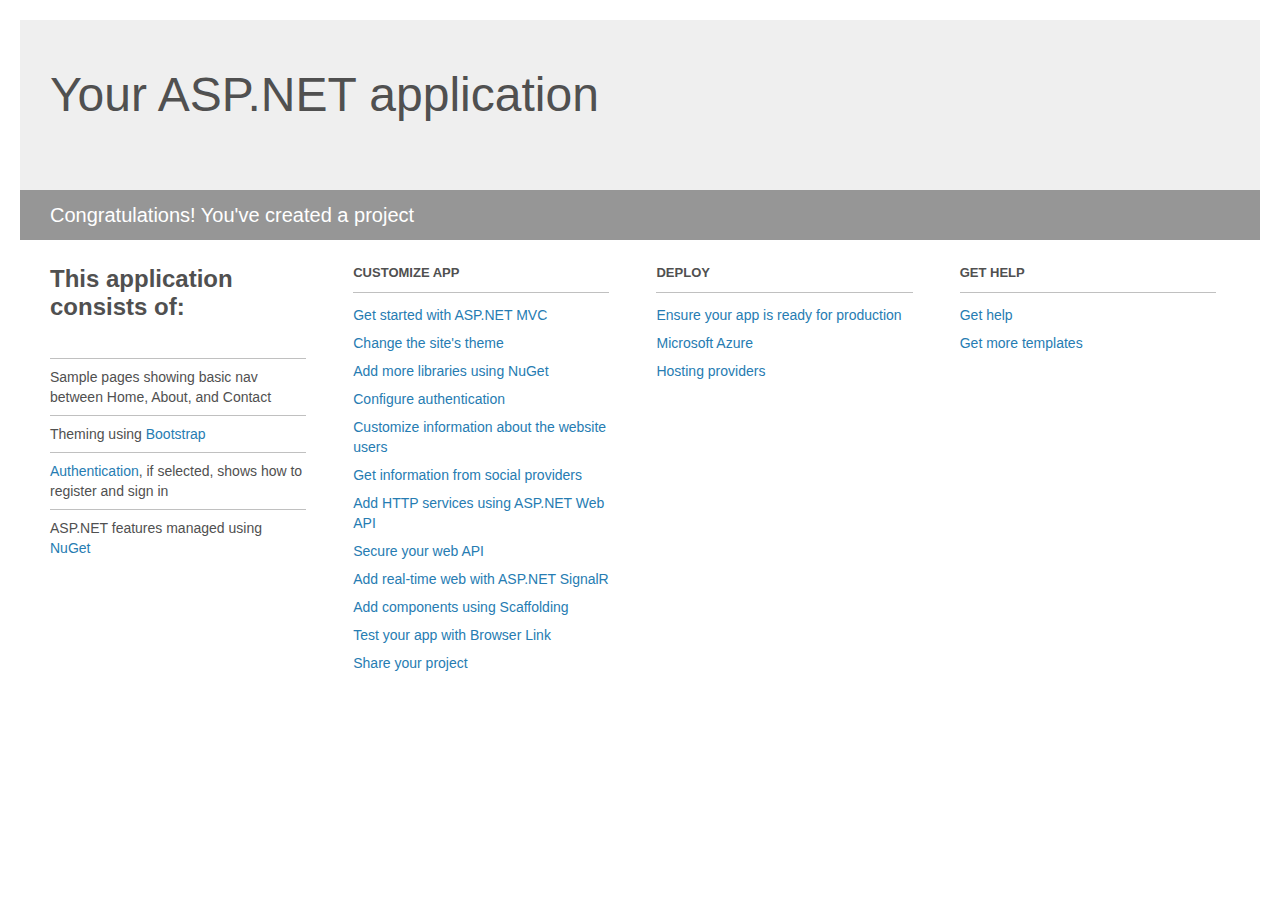
<file: BugTracker/Project_Readme.html>
﻿<!DOCTYPE html>
<html lang="en">
<head>
    <meta charset="utf-8" />
    <title>Your ASP.NET application</title>
    <style>
        body {
            background: #fff;
            color: #505050;
            font: 14px 'Segoe UI', tahoma, arial, helvetica, sans-serif;
            margin: 20px;
            padding: 0;
        }

        #header {
            background: #efefef;
            padding: 0;
        }

        h1 {
            font-size: 48px;
            font-weight: normal;
            margin: 0;
            padding: 0 30px;
            line-height: 150px;
        }

        p {
            font-size: 20px;
            color: #fff;
            background: #969696;
            padding: 0 30px;
            line-height: 50px;
        }

        #main {
            padding: 5px 30px;
        }

        .section {
            width: 21.7%;
            float: left;
            margin: 0 0 0 4%;
        }

            .section h2 {
                font-size: 13px;
                text-transform: uppercase;
                margin: 0;
                border-bottom: 1px solid silver;
                padding-bottom: 12px;
                margin-bottom: 8px;
            }

            .section.first {
                margin-left: 0;
            }

                .section.first h2 {
                    font-size: 24px;
                    text-transform: none;
                    margin-bottom: 25px;
                    border: none;
                }

                .section.first li {
                    border-top: 1px solid silver;
                    padding: 8px 0;
                }

            .section.last {
                margin-right: 0;
            }

        ul {
            list-style: none;
            padding: 0;
            margin: 0;
            line-height: 20px;
        }

        li {
            padding: 4px 0;
        }

        a {
            color: #267cb2;
            text-decoration: none;
        }

            a:hover {
                text-decoration: underline;
            }
    </style>
</head>
<body>

    <div id="header">
        <h1>Your ASP.NET application</h1>
        <p>Congratulations! You've created a project</p>
    </div>

    <div id="main">
        <div class="section first">
            <h2>This application consists of:</h2>
            <ul>
                <li>Sample pages showing basic nav between Home, About, and Contact</li>
                <li>Theming using <a href="http://go.microsoft.com/fwlink/?LinkID=615519">Bootstrap</a></li>
                <li><a href="http://go.microsoft.com/fwlink/?LinkID=615520">Authentication</a>, if selected, shows how to register and sign in</li>
                <li>ASP.NET features managed using <a href="http://go.microsoft.com/fwlink/?LinkID=320756">NuGet</a></li>
            </ul>
        </div>

        <div class="section">
            <h2>Customize app</h2>
            <ul>
                <li><a href="http://go.microsoft.com/fwlink/?LinkID=615541">Get started with ASP.NET MVC</a></li>
                <li><a href="http://go.microsoft.com/fwlink/?LinkID=615523">Change the site's theme</a></li>
                <li><a href="http://go.microsoft.com/fwlink/?LinkID=615524">Add more libraries using NuGet</a></li>
                <li><a href="http://go.microsoft.com/fwlink/?LinkID=615542">Configure authentication</a></li>
                <li><a href="http://go.microsoft.com/fwlink/?LinkID=615526">Customize information about the website users</a></li>
                <li><a href="http://go.microsoft.com/fwlink/?LinkID=615527">Get information from social providers</a></li>
                <li><a href="http://go.microsoft.com/fwlink/?LinkID=615528">Add HTTP services using ASP.NET Web API</a></li>
                <li><a href="http://go.microsoft.com/fwlink/?LinkID=615529">Secure your web API</a></li>
                <li><a href="http://go.microsoft.com/fwlink/?LinkID=615530">Add real-time web with ASP.NET SignalR</a></li>
                <li><a href="http://go.microsoft.com/fwlink/?LinkID=615531">Add components using Scaffolding</a></li>
                <li><a href="http://go.microsoft.com/fwlink/?LinkID=615532">Test your app with Browser Link</a></li>
                <li><a href="http://go.microsoft.com/fwlink/?LinkID=615533">Share your project</a></li>
            </ul>
        </div>

        <div class="section">
            <h2>Deploy</h2>
            <ul>
                <li><a href="http://go.microsoft.com/fwlink/?LinkID=615534">Ensure your app is ready for production</a></li>
                <li><a href="http://go.microsoft.com/fwlink/?LinkID=615535">Microsoft Azure</a></li>
                <li><a href="http://go.microsoft.com/fwlink/?LinkID=615536">Hosting providers</a></li>
            </ul>
        </div>

        <div class="section last">
            <h2>Get help</h2>
            <ul>
                <li><a href="http://go.microsoft.com/fwlink/?LinkID=615537">Get help</a></li>
                <li><a href="http://go.microsoft.com/fwlink/?LinkID=615538">Get more templates</a></li>
            </ul>
        </div>
    </div>

</body>
</html>
</file>
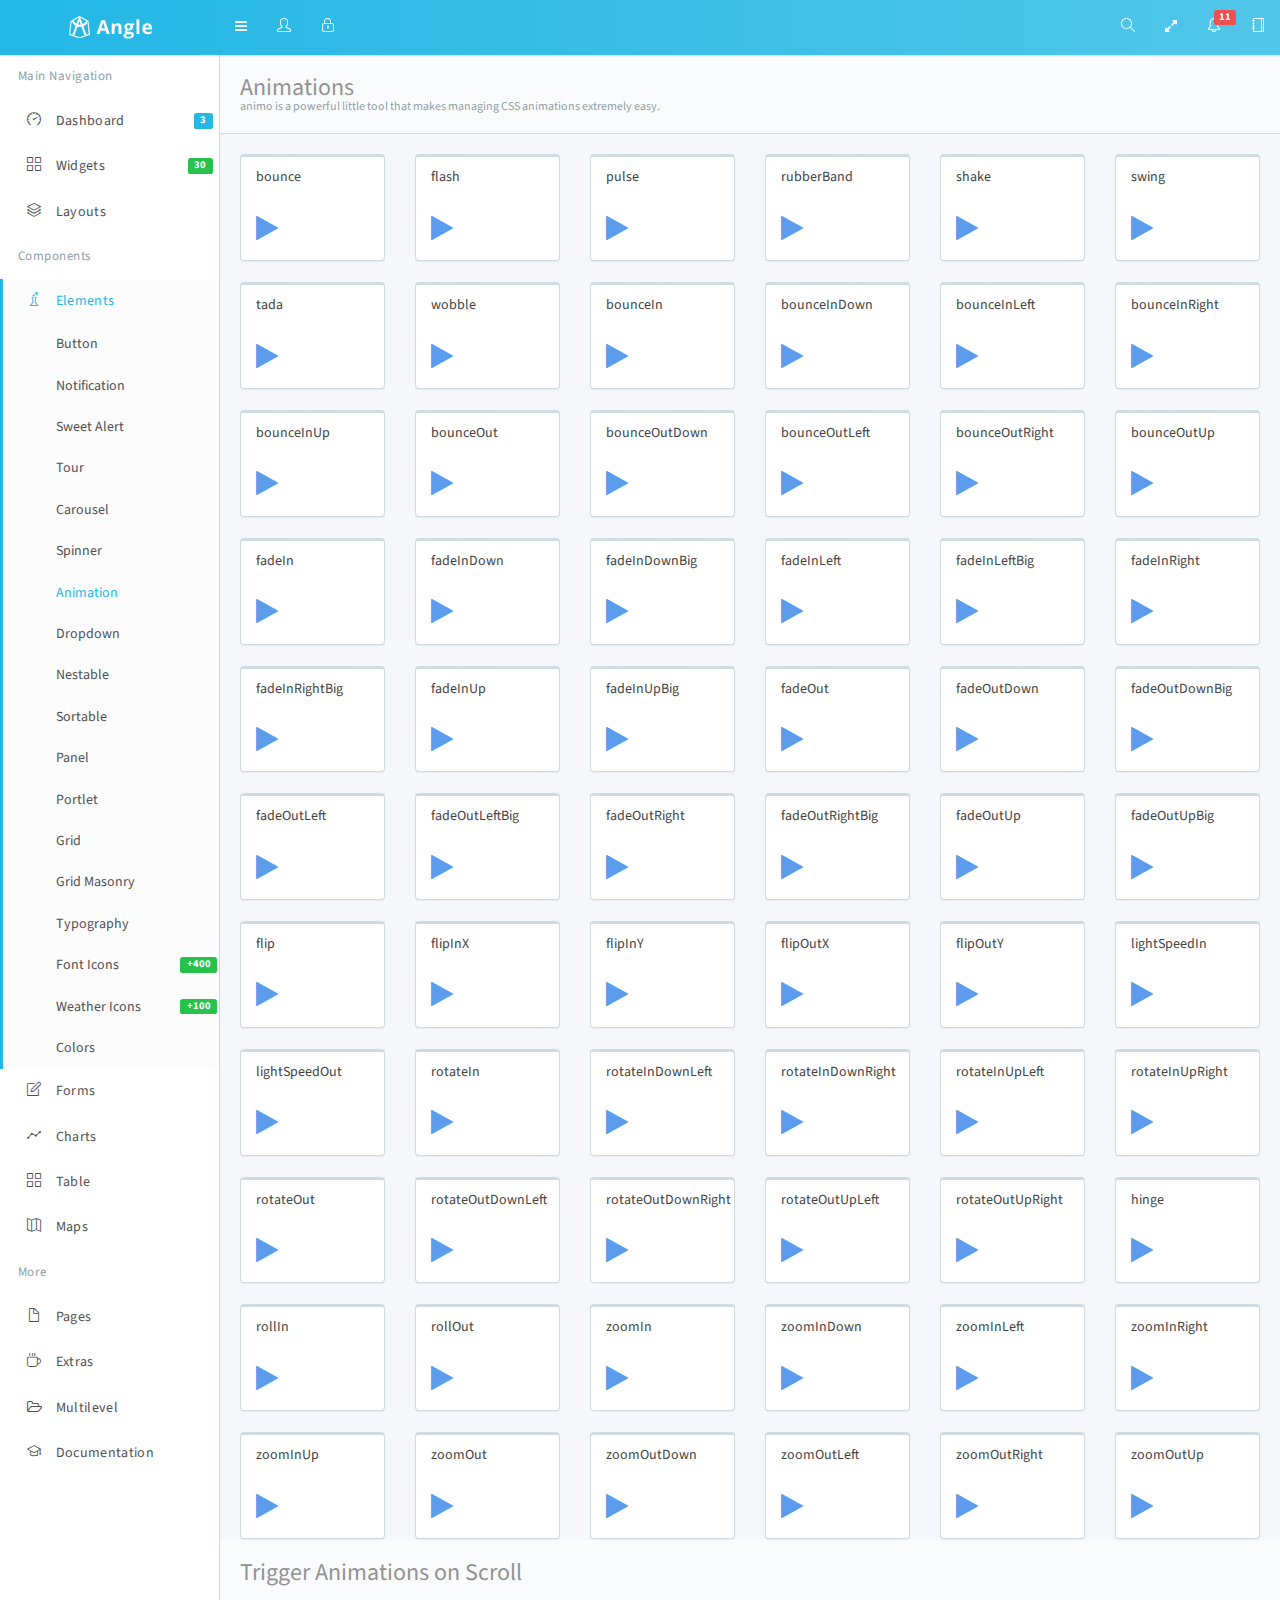
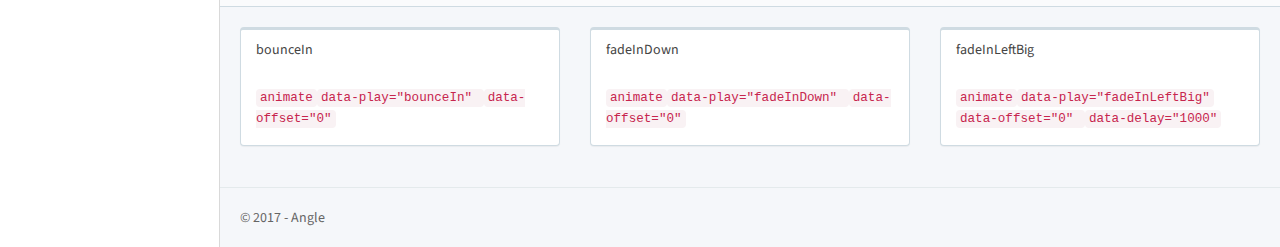
<file: BugTracker/app/animations.html>
<!DOCTYPE html>
<html lang="en">

<head>
   <meta charset="utf-8">
   <meta name="viewport" content="width=device-width, initial-scale=1, maximum-scale=1">
   <meta name="description" content="Bootstrap Admin App + jQuery">
   <meta name="keywords" content="app, responsive, jquery, bootstrap, dashboard, admin">
   <title>Angle - Bootstrap Admin Template</title>
   <!-- =============== VENDOR STYLES ===============-->
   <!-- FONT AWESOME-->
   <link rel="stylesheet" href="../vendor/fontawesome/css/font-awesome.min.css">
   <!-- SIMPLE LINE ICONS-->
   <link rel="stylesheet" href="../vendor/simple-line-icons/css/simple-line-icons.css">
   <!-- ANIMATE.CSS-->
   <link rel="stylesheet" href="../vendor/animate.css/animate.min.css">
   <!-- WHIRL (spinners)-->
   <link rel="stylesheet" href="../vendor/whirl/dist/whirl.css">
   <!-- =============== PAGE VENDOR STYLES ===============-->
   <!-- =============== BOOTSTRAP STYLES ===============-->
   <link rel="stylesheet" href="css/bootstrap.css" id="bscss">
   <!-- =============== APP STYLES ===============-->
   <link rel="stylesheet" href="css/app.css" id="maincss">
</head>

<body>
   <div class="wrapper">
      <!-- top navbar-->
      <header class="topnavbar-wrapper">
         <!-- START Top Navbar-->
         <nav role="navigation" class="navbar topnavbar">
            <!-- START navbar header-->
            <div class="navbar-header">
               <a href="#/" class="navbar-brand">
                  <div class="brand-logo">
                     <img src="img/logo.png" alt="App Logo" class="img-responsive">
                  </div>
                  <div class="brand-logo-collapsed">
                     <img src="img/logo-single.png" alt="App Logo" class="img-responsive">
                  </div>
               </a>
            </div>
            <!-- END navbar header-->
            <!-- START Nav wrapper-->
            <div class="nav-wrapper">
               <!-- START Left navbar-->
               <ul class="nav navbar-nav">
                  <li>
                     <!-- Button used to collapse the left sidebar. Only visible on tablet and desktops-->
                     <a href="#" data-trigger-resize="" data-toggle-state="aside-collapsed" class="hidden-xs">
                        <em class="fa fa-navicon"></em>
                     </a>
                     <!-- Button to show/hide the sidebar on mobile. Visible on mobile only.-->
                     <a href="#" data-toggle-state="aside-toggled" data-no-persist="true" class="visible-xs sidebar-toggle">
                        <em class="fa fa-navicon"></em>
                     </a>
                  </li>
                  <!-- START User avatar toggle-->
                  <li>
                     <!-- Button used to collapse the left sidebar. Only visible on tablet and desktops-->
                     <a id="user-block-toggle" href="#user-block" data-toggle="collapse">
                        <em class="icon-user"></em>
                     </a>
                  </li>
                  <!-- END User avatar toggle-->
                  <!-- START lock screen-->
                  <li>
                     <a href="lock.html" title="Lock screen">
                        <em class="icon-lock"></em>
                     </a>
                  </li>
                  <!-- END lock screen-->
               </ul>
               <!-- END Left navbar-->
               <!-- START Right Navbar-->
               <ul class="nav navbar-nav navbar-right">
                  <!-- Search icon-->
                  <li>
                     <a href="#" data-search-open="">
                        <em class="icon-magnifier"></em>
                     </a>
                  </li>
                  <!-- Fullscreen (only desktops)-->
                  <li class="visible-lg">
                     <a href="#" data-toggle-fullscreen="">
                        <em class="fa fa-expand"></em>
                     </a>
                  </li>
                  <!-- START Alert menu-->
                  <li class="dropdown dropdown-list">
                     <a href="#" data-toggle="dropdown">
                        <em class="icon-bell"></em>
                        <div class="label label-danger">11</div>
                     </a>
                     <!-- START Dropdown menu-->
                     <ul class="dropdown-menu animated flipInX">
                        <li>
                           <!-- START list group-->
                           <div class="list-group">
                              <!-- list item-->
                              <a href="#" class="list-group-item">
                                 <div class="media-box">
                                    <div class="pull-left">
                                       <em class="fa fa-twitter fa-2x text-info"></em>
                                    </div>
                                    <div class="media-box-body clearfix">
                                       <p class="m0">New followers</p>
                                       <p class="m0 text-muted">
                                          <small>1 new follower</small>
                                       </p>
                                    </div>
                                 </div>
                              </a>
                              <!-- list item-->
                              <a href="#" class="list-group-item">
                                 <div class="media-box">
                                    <div class="pull-left">
                                       <em class="fa fa-envelope fa-2x text-warning"></em>
                                    </div>
                                    <div class="media-box-body clearfix">
                                       <p class="m0">New e-mails</p>
                                       <p class="m0 text-muted">
                                          <small>You have 10 new emails</small>
                                       </p>
                                    </div>
                                 </div>
                              </a>
                              <!-- list item-->
                              <a href="#" class="list-group-item">
                                 <div class="media-box">
                                    <div class="pull-left">
                                       <em class="fa fa-tasks fa-2x text-success"></em>
                                    </div>
                                    <div class="media-box-body clearfix">
                                       <p class="m0">Pending Tasks</p>
                                       <p class="m0 text-muted">
                                          <small>11 pending task</small>
                                       </p>
                                    </div>
                                 </div>
                              </a>
                              <!-- last list item-->
                              <a href="#" class="list-group-item">
                                 <small>More notifications</small>
                                 <span class="label label-danger pull-right">14</span>
                              </a>
                           </div>
                           <!-- END list group-->
                        </li>
                     </ul>
                     <!-- END Dropdown menu-->
                  </li>
                  <!-- END Alert menu-->
                  <!-- START Offsidebar button-->
                  <li>
                     <a href="#" data-toggle-state="offsidebar-open" data-no-persist="true">
                        <em class="icon-notebook"></em>
                     </a>
                  </li>
                  <!-- END Offsidebar menu-->
               </ul>
               <!-- END Right Navbar-->
            </div>
            <!-- END Nav wrapper-->
            <!-- START Search form-->
            <form role="search" action="search.html" class="navbar-form">
               <div class="form-group has-feedback">
                  <input type="text" placeholder="Type and hit enter ..." class="form-control">
                  <div data-search-dismiss="" class="fa fa-times form-control-feedback"></div>
               </div>
               <button type="submit" class="hidden btn btn-default">Submit</button>
            </form>
            <!-- END Search form-->
         </nav>
         <!-- END Top Navbar-->
      </header>
      <!-- sidebar-->
      <aside class="aside">
         <!-- START Sidebar (left)-->
         <div class="aside-inner">
            <nav data-sidebar-anyclick-close="" class="sidebar">
               <!-- START sidebar nav-->
               <ul class="nav">
                  <!-- START user info-->
                  <li class="has-user-block">
                     <div id="user-block" class="collapse">
                        <div class="item user-block">
                           <!-- User picture-->
                           <div class="user-block-picture">
                              <div class="user-block-status">
                                 <img src="img/user/02.jpg" alt="Avatar" width="60" height="60" class="img-thumbnail img-circle">
                                 <div class="circle circle-success circle-lg"></div>
                              </div>
                           </div>
                           <!-- Name and Job-->
                           <div class="user-block-info">
                              <span class="user-block-name">Hello, Mike</span>
                              <span class="user-block-role">Designer</span>
                           </div>
                        </div>
                     </div>
                  </li>
                  <!-- END user info-->
                  <!-- Iterates over all sidebar items-->
                  <li class="nav-heading ">
                     <span data-localize="sidebar.heading.HEADER">Main Navigation</span>
                  </li>
                  <li class=" ">
                     <a href="#dashboard" title="Dashboard" data-toggle="collapse">
                        <div class="pull-right label label-info">3</div>
                        <em class="icon-speedometer"></em>
                        <span data-localize="sidebar.nav.DASHBOARD">Dashboard</span>
                     </a>
                     <ul id="dashboard" class="nav sidebar-subnav collapse">
                        <li class="sidebar-subnav-header">Dashboard</li>
                        <li class=" ">
                           <a href="dashboard.html" title="Dashboard v1">
                              <span>Dashboard v1</span>
                           </a>
                        </li>
                        <li class=" ">
                           <a href="dashboard_v2.html" title="Dashboard v2">
                              <span>Dashboard v2</span>
                           </a>
                        </li>
                        <li class=" ">
                           <a href="dashboard_v3.html" title="Dashboard v3">
                              <span>Dashboard v3</span>
                           </a>
                        </li>
                     </ul>
                  </li>
                  <li class=" ">
                     <a href="widgets.html" title="Widgets">
                        <div class="pull-right label label-success">30</div>
                        <em class="icon-grid"></em>
                        <span data-localize="sidebar.nav.WIDGETS">Widgets</span>
                     </a>
                  </li>
                  <li class=" ">
                     <a href="#layout" title="Layouts" data-toggle="collapse">
                        <em class="icon-layers"></em>
                        <span>Layouts</span>
                     </a>
                     <ul id="layout" class="nav sidebar-subnav collapse">
                        <li class="sidebar-subnav-header">Layouts</li>
                        <li class=" ">
                           <a href="dashboard_h.html" title="Horizontal">
                              <span>Horizontal</span>
                           </a>
                        </li>
                     </ul>
                  </li>
                  <li class="nav-heading ">
                     <span data-localize="sidebar.heading.COMPONENTS">Components</span>
                  </li>
                  <li class=" ">
                     <a href="#elements" title="Elements" data-toggle="collapse">
                        <em class="icon-chemistry"></em>
                        <span data-localize="sidebar.nav.element.ELEMENTS">Elements</span>
                     </a>
                     <ul id="elements" class="nav sidebar-subnav collapse">
                        <li class="sidebar-subnav-header">Elements</li>
                        <li class=" ">
                           <a href="buttons.html" title="Buttons">
                              <span data-localize="sidebar.nav.element.BUTTON">Buttons</span>
                           </a>
                        </li>
                        <li class=" ">
                           <a href="notifications.html" title="Notifications">
                              <span data-localize="sidebar.nav.element.NOTIFICATION">Notifications</span>
                           </a>
                        </li>
                        <li class=" ">
                           <a href="sweetalert.html" title="Sweet Alert">
                              <span>Sweet Alert</span>
                           </a>
                        </li>
                        <li class=" ">
                           <a href="tour.html" title="Tour">
                              <span>Tour</span>
                           </a>
                        </li>
                        <li class=" ">
                           <a href="carousel.html" title="Carousel">
                              <span data-localize="sidebar.nav.element.INTERACTION">Carousel</span>
                           </a>
                        </li>
                        <li class=" ">
                           <a href="spinners.html" title="Spinners">
                              <span data-localize="sidebar.nav.element.SPINNER">Spinners</span>
                           </a>
                        </li>
                        <li class=" active">
                           <a href="animations.html" title="Animations">
                              <span data-localize="sidebar.nav.element.ANIMATION">Animations</span>
                           </a>
                        </li>
                        <li class=" ">
                           <a href="dropdown-animations.html" title="Dropdown">
                              <span data-localize="sidebar.nav.element.DROPDOWN">Dropdown</span>
                           </a>
                        </li>
                        <li class=" ">
                           <a href="nestable.html" title="Nestable">
                              <span>Nestable</span>
                           </a>
                        </li>
                        <li class=" ">
                           <a href="sortable.html" title="Sortable">
                              <span>Sortable</span>
                           </a>
                        </li>
                        <li class=" ">
                           <a href="panels.html" title="Panels">
                              <span data-localize="sidebar.nav.element.PANEL">Panels</span>
                           </a>
                        </li>
                        <li class=" ">
                           <a href="portlets.html" title="Portlets">
                              <span data-localize="sidebar.nav.element.PORTLET">Portlets</span>
                           </a>
                        </li>
                        <li class=" ">
                           <a href="grid.html" title="Grid">
                              <span data-localize="sidebar.nav.element.GRID">Grid</span>
                           </a>
                        </li>
                        <li class=" ">
                           <a href="grid-masonry.html" title="Grid Masonry">
                              <span data-localize="sidebar.nav.element.GRID_MASONRY">Grid Masonry</span>
                           </a>
                        </li>
                        <li class=" ">
                           <a href="typo.html" title="Typography">
                              <span data-localize="sidebar.nav.element.TYPO">Typography</span>
                           </a>
                        </li>
                        <li class=" ">
                           <a href="icons-font.html" title="Font Icons">
                              <div class="pull-right label label-success">+400</div>
                              <span data-localize="sidebar.nav.element.FONT_ICON">Font Icons</span>
                           </a>
                        </li>
                        <li class=" ">
                           <a href="icons-weather.html" title="Weather Icons">
                              <div class="pull-right label label-success">+100</div>
                              <span data-localize="sidebar.nav.element.WEATHER_ICON">Weather Icons</span>
                           </a>
                        </li>
                        <li class=" ">
                           <a href="colors.html" title="Colors">
                              <span data-localize="sidebar.nav.element.COLOR">Colors</span>
                           </a>
                        </li>
                     </ul>
                  </li>
                  <li class=" ">
                     <a href="#forms" title="Forms" data-toggle="collapse">
                        <em class="icon-note"></em>
                        <span data-localize="sidebar.nav.form.FORM">Forms</span>
                     </a>
                     <ul id="forms" class="nav sidebar-subnav collapse">
                        <li class="sidebar-subnav-header">Forms</li>
                        <li class=" ">
                           <a href="form-standard.html" title="Standard">
                              <span data-localize="sidebar.nav.form.STANDARD">Standard</span>
                           </a>
                        </li>
                        <li class=" ">
                           <a href="form-extended.html" title="Extended">
                              <span data-localize="sidebar.nav.form.EXTENDED">Extended</span>
                           </a>
                        </li>
                        <li class=" ">
                           <a href="form-validation.html" title="Validation">
                              <span data-localize="sidebar.nav.form.VALIDATION">Validation</span>
                           </a>
                        </li>
                        <li class=" ">
                           <a href="form-wizard.html" title="Wizard">
                              <span>Wizard</span>
                           </a>
                        </li>
                        <li class=" ">
                           <a href="form-upload.html" title="Upload">
                              <span>Upload</span>
                           </a>
                        </li>
                        <li class=" ">
                           <a href="form-xeditable.html" title="xEditable">
                              <span>xEditable</span>
                           </a>
                        </li>
                        <li class=" ">
                           <a href="form-imagecrop.html" title="Cropper">
                              <span>Cropper</span>
                           </a>
                        </li>
                     </ul>
                  </li>
                  <li class=" ">
                     <a href="#charts" title="Charts" data-toggle="collapse">
                        <em class="icon-graph"></em>
                        <span data-localize="sidebar.nav.chart.CHART">Charts</span>
                     </a>
                     <ul id="charts" class="nav sidebar-subnav collapse">
                        <li class="sidebar-subnav-header">Charts</li>
                        <li class=" ">
                           <a href="chart-flot.html" title="Flot">
                              <span data-localize="sidebar.nav.chart.FLOT">Flot</span>
                           </a>
                        </li>
                        <li class=" ">
                           <a href="chart-radial.html" title="Radial">
                              <span data-localize="sidebar.nav.chart.RADIAL">Radial</span>
                           </a>
                        </li>
                        <li class=" ">
                           <a href="chart-js.html" title="Chart JS">
                              <span>Chart JS</span>
                           </a>
                        </li>
                        <li class=" ">
                           <a href="chart-rickshaw.html" title="Rickshaw">
                              <span>Rickshaw</span>
                           </a>
                        </li>
                        <li class=" ">
                           <a href="chart-morris.html" title="MorrisJS">
                              <span>MorrisJS</span>
                           </a>
                        </li>
                        <li class=" ">
                           <a href="chart-chartist.html" title="Chartist">
                              <span>Chartist</span>
                           </a>
                        </li>
                     </ul>
                  </li>
                  <li class=" ">
                     <a href="#tables" title="Tables" data-toggle="collapse">
                        <em class="icon-grid"></em>
                        <span data-localize="sidebar.nav.table.TABLE">Tables</span>
                     </a>
                     <ul id="tables" class="nav sidebar-subnav collapse">
                        <li class="sidebar-subnav-header">Tables</li>
                        <li class=" ">
                           <a href="table-standard.html" title="Standard">
                              <span data-localize="sidebar.nav.table.STANDARD">Standard</span>
                           </a>
                        </li>
                        <li class=" ">
                           <a href="table-extended.html" title="Extended">
                              <span data-localize="sidebar.nav.table.EXTENDED">Extended</span>
                           </a>
                        </li>
                        <li class=" ">
                           <a href="table-datatable.html" title="DataTables">
                              <span data-localize="sidebar.nav.table.DATATABLE">DataTables</span>
                           </a>
                        </li>
                        <li class=" ">
                           <a href="table-jqgrid.html" title="jqGrid">
                              <span>jqGrid</span>
                           </a>
                        </li>
                     </ul>
                  </li>
                  <li class=" ">
                     <a href="#maps" title="Maps" data-toggle="collapse">
                        <em class="icon-map"></em>
                        <span data-localize="sidebar.nav.map.MAP">Maps</span>
                     </a>
                     <ul id="maps" class="nav sidebar-subnav collapse">
                        <li class="sidebar-subnav-header">Maps</li>
                        <li class=" ">
                           <a href="maps-google.html" title="Google Maps">
                              <span data-localize="sidebar.nav.map.GOOGLE">Google Maps</span>
                           </a>
                        </li>
                        <li class=" ">
                           <a href="maps-vector.html" title="Vector Maps">
                              <span data-localize="sidebar.nav.map.VECTOR">Vector Maps</span>
                           </a>
                        </li>
                     </ul>
                  </li>
                  <li class="nav-heading ">
                     <span data-localize="sidebar.heading.MORE">More</span>
                  </li>
                  <li class=" ">
                     <a href="#pages" title="Pages" data-toggle="collapse">
                        <em class="icon-doc"></em>
                        <span data-localize="sidebar.nav.pages.PAGES">Pages</span>
                     </a>
                     <ul id="pages" class="nav sidebar-subnav collapse">
                        <li class="sidebar-subnav-header">Pages</li>
                        <li class=" ">
                           <a href="login.html" title="Login">
                              <span data-localize="sidebar.nav.pages.LOGIN">Login</span>
                           </a>
                        </li>
                        <li class=" ">
                           <a href="register.html" title="Sign up">
                              <span data-localize="sidebar.nav.pages.REGISTER">Sign up</span>
                           </a>
                        </li>
                        <li class=" ">
                           <a href="recover.html" title="Recover Password">
                              <span data-localize="sidebar.nav.pages.RECOVER">Recover Password</span>
                           </a>
                        </li>
                        <li class=" ">
                           <a href="lock.html" title="Lock">
                              <span data-localize="sidebar.nav.pages.LOCK">Lock</span>
                           </a>
                        </li>
                        <li class=" ">
                           <a href="template.html" title="Starter Template">
                              <span data-localize="sidebar.nav.pages.STARTER">Starter Template</span>
                           </a>
                        </li>
                        <li class=" ">
                           <a href="404.html" title="404">
                              <span>404</span>
                           </a>
                        </li>
                        <li class=" ">
                           <a href="500.html" title="500">
                              <span>500</span>
                           </a>
                        </li>
                        <li class=" ">
                           <a href="maintenance.html" title="Maintenance">
                              <span>Maintenance</span>
                           </a>
                        </li>
                     </ul>
                  </li>
                  <li class=" ">
                     <a href="#extras" title="Extras" data-toggle="collapse">
                        <em class="icon-cup"></em>
                        <span data-localize="sidebar.nav.extra.EXTRA">Extras</span>
                     </a>
                     <ul id="extras" class="nav sidebar-subnav collapse">
                        <li class="sidebar-subnav-header">Extras</li>
                        <li class=" ">
                           <a href="#blog" title="Blog" data-toggle="collapse">
                              <em class="fa fa-angle-right"></em>
                              <span>Blog</span>
                           </a>
                           <ul id="blog" class="nav sidebar-subnav collapse">
                              <li class="sidebar-subnav-header">Blog</li>
                              <li class=" ">
                                 <a href="blog.html" title="List">
                                    <span>List</span>
                                 </a>
                              </li>
                              <li class=" ">
                                 <a href="blog-post.html" title="Post">
                                    <span>Post</span>
                                 </a>
                              </li>
                              <li class=" ">
                                 <a href="blog-articles.html" title="Articles">
                                    <span>Articles</span>
                                 </a>
                              </li>
                              <li class=" ">
                                 <a href="blog-article-view.html" title="Article View">
                                    <span>Article View</span>
                                 </a>
                              </li>
                           </ul>
                        </li>
                        <li class=" ">
                           <a href="#ecommerce" title="eCommerce" data-toggle="collapse">
                              <em class="fa fa-angle-right"></em>
                              <span>eCommerce</span>
                           </a>
                           <ul id="ecommerce" class="nav sidebar-subnav collapse">
                              <li class="sidebar-subnav-header">eCommerce</li>
                              <li class=" ">
                                 <a href="ecommerce-orders.html" title="Orders">
                                    <div class="pull-right label label-info">10</div>
                                    <span>Orders</span>
                                 </a>
                              </li>
                              <li class=" ">
                                 <a href="ecommerce-order-view.html" title="Order View">
                                    <span>Order View</span>
                                 </a>
                              </li>
                              <li class=" ">
                                 <a href="ecommerce-products.html" title="Products">
                                    <span>Products</span>
                                 </a>
                              </li>
                              <li class=" ">
                                 <a href="ecommerce-product-view.html" title="Product View">
                                    <span>Product View</span>
                                 </a>
                              </li>
                              <li class=" ">
                                 <a href="ecommerce-checkout.html" title="Checkout">
                                    <span>Checkout</span>
                                 </a>
                              </li>
                           </ul>
                        </li>
                        <li class=" ">
                           <a href="#forum" title="Forum" data-toggle="collapse">
                              <em class="fa fa-angle-right"></em>
                              <span>Forum</span>
                           </a>
                           <ul id="forum" class="nav sidebar-subnav collapse">
                              <li class="sidebar-subnav-header">Forum</li>
                              <li class=" ">
                                 <a href="forum-categories.html" title="Categories">
                                    <span>Categories</span>
                                 </a>
                              </li>
                              <li class=" ">
                                 <a href="forum-topics.html" title="Topics">
                                    <span>Topics</span>
                                 </a>
                              </li>
                              <li class=" ">
                                 <a href="forum-discussion.html" title="Discussion">
                                    <span>Discussion</span>
                                 </a>
                              </li>
                           </ul>
                        </li>
                        <li class=" ">
                           <a href="contacts.html" title="Contacts">
                              <span>Contacts</span>
                           </a>
                        </li>
                        <li class=" ">
                           <a href="contact-details.html" title="Contact details">
                              <span>Contact details</span>
                           </a>
                        </li>
                        <li class=" ">
                           <a href="projects.html" title="Projects">
                              <span>Projects</span>
                           </a>
                        </li>
                        <li class=" ">
                           <a href="project-details.html" title="Projects details">
                              <span>Projects details</span>
                           </a>
                        </li>
                        <li class=" ">
                           <a href="team-viewer.html" title="Team viewer">
                              <span>Team viewer</span>
                           </a>
                        </li>
                        <li class=" ">
                           <a href="social-board.html" title="Social board">
                              <span>Social board</span>
                           </a>
                        </li>
                        <li class=" ">
                           <a href="vote-links.html" title="Vote links">
                              <span>Vote links</span>
                           </a>
                        </li>
                        <li class=" ">
                           <a href="bug-tracker.html" title="Bug tracker">
                              <span>Bug tracker</span>
                           </a>
                        </li>
                        <li class=" ">
                           <a href="faq.html" title="FAQ">
                              <span>FAQ</span>
                           </a>
                        </li>
                        <li class=" ">
                           <a href="help-center.html" title="Help Center">
                              <span>Help Center</span>
                           </a>
                        </li>
                        <li class=" ">
                           <a href="followers.html" title="Followers">
                              <span>Followers</span>
                           </a>
                        </li>
                        <li class=" ">
                           <a href="settings.html" title="Settings">
                              <span>Settings</span>
                           </a>
                        </li>
                        <li class=" ">
                           <a href="plans.html" title="Plans">
                              <span>Plans</span>
                           </a>
                        </li>
                        <li class=" ">
                           <a href="file-manager.html" title="File manager">
                              <span>File manager</span>
                           </a>
                        </li>
                        <li class=" ">
                           <a href="mailbox.html" title="Mailbox">
                              <span data-localize="sidebar.nav.extra.MAILBOX">Mailbox</span>
                           </a>
                        </li>
                        <li class=" ">
                           <a href="timeline.html" title="Timeline">
                              <span data-localize="sidebar.nav.extra.TIMELINE">Timeline</span>
                           </a>
                        </li>
                        <li class=" ">
                           <a href="calendar.html" title="Calendar">
                              <span data-localize="sidebar.nav.extra.CALENDAR">Calendar</span>
                           </a>
                        </li>
                        <li class=" ">
                           <a href="invoice.html" title="Invoice">
                              <span data-localize="sidebar.nav.extra.INVOICE">Invoice</span>
                           </a>
                        </li>
                        <li class=" ">
                           <a href="search.html" title="Search">
                              <span data-localize="sidebar.nav.extra.SEARCH">Search</span>
                           </a>
                        </li>
                        <li class=" ">
                           <a href="todo.html" title="Todo List">
                              <span data-localize="sidebar.nav.extra.TODO">Todo List</span>
                           </a>
                        </li>
                        <li class=" ">
                           <a href="profile.html" title="Profile">
                              <span data-localize="sidebar.nav.extra.PROFILE">Profile</span>
                           </a>
                        </li>
                     </ul>
                  </li>
                  <li class=" ">
                     <a href="#multilevel" title="Multilevel" data-toggle="collapse">
                        <em class="fa fa-folder-open-o"></em>
                        <span>Multilevel</span>
                     </a>
                     <ul id="multilevel" class="nav sidebar-subnav collapse">
                        <li class="sidebar-subnav-header">Multilevel</li>
                        <li class=" ">
                           <a href="#level1" title="Level 1" data-toggle="collapse">
                              <span>Level 1</span>
                           </a>
                           <ul id="level1" class="nav sidebar-subnav collapse">
                              <li class="sidebar-subnav-header">Level 1</li>
                              <li class=" ">
                                 <a href="multilevel-1.html" title="Level1 Item">
                                    <span>Level1 Item</span>
                                 </a>
                              </li>
                              <li class=" ">
                                 <a href="#level2" title="Level 2" data-toggle="collapse">
                                    <span>Level 2</span>
                                 </a>
                                 <ul id="level2" class="nav sidebar-subnav collapse">
                                    <li class="sidebar-subnav-header">Level 2</li>
                                    <li class=" ">
                                       <a href="#level3" title="Level 3" data-toggle="collapse">
                                          <span>Level 3</span>
                                       </a>
                                       <ul id="level3" class="nav sidebar-subnav collapse">
                                          <li class="sidebar-subnav-header">Level 3</li>
                                          <li class=" ">
                                             <a href="multilevel-3.html" title="Level3 Item">
                                                <span>Level3 Item</span>
                                             </a>
                                          </li>
                                       </ul>
                                    </li>
                                 </ul>
                              </li>
                           </ul>
                        </li>
                     </ul>
                  </li>
                  <li class=" ">
                     <a href="documentation.html" title="Documentation">
                        <em class="icon-graduation"></em>
                        <span data-localize="sidebar.nav.DOCUMENTATION">Documentation</span>
                     </a>
                  </li>
               </ul>
               <!-- END sidebar nav-->
            </nav>
         </div>
         <!-- END Sidebar (left)-->
      </aside>
      <!-- offsidebar-->
      <aside class="offsidebar hide">
         <!-- START Off Sidebar (right)-->
         <nav>
            <div role="tabpanel">
               <!-- Nav tabs-->
               <ul role="tablist" class="nav nav-tabs nav-justified">
                  <li role="presentation" class="active">
                     <a href="#app-settings" aria-controls="app-settings" role="tab" data-toggle="tab">
                        <em class="icon-equalizer fa-lg"></em>
                     </a>
                  </li>
                  <li role="presentation">
                     <a href="#app-chat" aria-controls="app-chat" role="tab" data-toggle="tab">
                        <em class="icon-user fa-lg"></em>
                     </a>
                  </li>
               </ul>
               <!-- Tab panes-->
               <div class="tab-content">
                  <div id="app-settings" role="tabpanel" class="tab-pane fade in active">
                     <h3 class="text-center text-thin">Settings</h3>
                     <div class="p">
                        <h4 class="text-muted text-thin">Themes</h4>
                        <div class="table-grid mb">
                           <div class="col mb">
                              <div class="setting-color">
                                 <label data-load-css="css/theme-a.css">
                                    <input type="radio" name="setting-theme" checked="checked">
                                    <span class="icon-check"></span>
                                    <span class="split">
                                       <span class="color bg-info"></span>
                                       <span class="color bg-info-light"></span>
                                    </span>
                                    <span class="color bg-white"></span>
                                 </label>
                              </div>
                           </div>
                           <div class="col mb">
                              <div class="setting-color">
                                 <label data-load-css="css/theme-b.css">
                                    <input type="radio" name="setting-theme">
                                    <span class="icon-check"></span>
                                    <span class="split">
                                       <span class="color bg-green"></span>
                                       <span class="color bg-green-light"></span>
                                    </span>
                                    <span class="color bg-white"></span>
                                 </label>
                              </div>
                           </div>
                           <div class="col mb">
                              <div class="setting-color">
                                 <label data-load-css="css/theme-c.css">
                                    <input type="radio" name="setting-theme">
                                    <span class="icon-check"></span>
                                    <span class="split">
                                       <span class="color bg-purple"></span>
                                       <span class="color bg-purple-light"></span>
                                    </span>
                                    <span class="color bg-white"></span>
                                 </label>
                              </div>
                           </div>
                           <div class="col mb">
                              <div class="setting-color">
                                 <label data-load-css="css/theme-d.css">
                                    <input type="radio" name="setting-theme">
                                    <span class="icon-check"></span>
                                    <span class="split">
                                       <span class="color bg-danger"></span>
                                       <span class="color bg-danger-light"></span>
                                    </span>
                                    <span class="color bg-white"></span>
                                 </label>
                              </div>
                           </div>
                        </div>
                        <div class="table-grid mb">
                           <div class="col mb">
                              <div class="setting-color">
                                 <label data-load-css="css/theme-e.css">
                                    <input type="radio" name="setting-theme">
                                    <span class="icon-check"></span>
                                    <span class="split">
                                       <span class="color bg-info-dark"></span>
                                       <span class="color bg-info"></span>
                                    </span>
                                    <span class="color bg-gray-dark"></span>
                                 </label>
                              </div>
                           </div>
                           <div class="col mb">
                              <div class="setting-color">
                                 <label data-load-css="css/theme-f.css">
                                    <input type="radio" name="setting-theme">
                                    <span class="icon-check"></span>
                                    <span class="split">
                                       <span class="color bg-green-dark"></span>
                                       <span class="color bg-green"></span>
                                    </span>
                                    <span class="color bg-gray-dark"></span>
                                 </label>
                              </div>
                           </div>
                           <div class="col mb">
                              <div class="setting-color">
                                 <label data-load-css="css/theme-g.css">
                                    <input type="radio" name="setting-theme">
                                    <span class="icon-check"></span>
                                    <span class="split">
                                       <span class="color bg-purple-dark"></span>
                                       <span class="color bg-purple"></span>
                                    </span>
                                    <span class="color bg-gray-dark"></span>
                                 </label>
                              </div>
                           </div>
                           <div class="col mb">
                              <div class="setting-color">
                                 <label data-load-css="css/theme-h.css">
                                    <input type="radio" name="setting-theme">
                                    <span class="icon-check"></span>
                                    <span class="split">
                                       <span class="color bg-danger-dark"></span>
                                       <span class="color bg-danger"></span>
                                    </span>
                                    <span class="color bg-gray-dark"></span>
                                 </label>
                              </div>
                           </div>
                        </div>
                     </div>
                     <div class="p">
                        <h4 class="text-muted text-thin">Layout</h4>
                        <div class="clearfix">
                           <p class="pull-left">Fixed</p>
                           <div class="pull-right">
                              <label class="switch">
                                 <input id="chk-fixed" type="checkbox" data-toggle-state="layout-fixed">
                                 <span></span>
                              </label>
                           </div>
                        </div>
                        <div class="clearfix">
                           <p class="pull-left">Boxed</p>
                           <div class="pull-right">
                              <label class="switch">
                                 <input id="chk-boxed" type="checkbox" data-toggle-state="layout-boxed">
                                 <span></span>
                              </label>
                           </div>
                        </div>
                        <div class="clearfix">
                           <p class="pull-left">RTL</p>
                           <div class="pull-right">
                              <label class="switch">
                                 <input id="chk-rtl" type="checkbox">
                                 <span></span>
                              </label>
                           </div>
                        </div>
                     </div>
                     <div class="p">
                        <h4 class="text-muted text-thin">Aside</h4>
                        <div class="clearfix">
                           <p class="pull-left">Collapsed</p>
                           <div class="pull-right">
                              <label class="switch">
                                 <input id="chk-collapsed" type="checkbox" data-toggle-state="aside-collapsed">
                                 <span></span>
                              </label>
                           </div>
                        </div>
                        <div class="clearfix">
                           <p class="pull-left">Collapsed Text</p>
                           <div class="pull-right">
                              <label class="switch">
                                 <input id="chk-collapsed-text" type="checkbox" data-toggle-state="aside-collapsed-text">
                                 <span></span>
                              </label>
                           </div>
                        </div>
                        <div class="clearfix">
                           <p class="pull-left">Float</p>
                           <div class="pull-right">
                              <label class="switch">
                                 <input id="chk-float" type="checkbox" data-toggle-state="aside-float">
                                 <span></span>
                              </label>
                           </div>
                        </div>
                        <div class="clearfix">
                           <p class="pull-left">Hover</p>
                           <div class="pull-right">
                              <label class="switch">
                                 <input id="chk-hover" type="checkbox" data-toggle-state="aside-hover">
                                 <span></span>
                              </label>
                           </div>
                        </div>
                        <div class="clearfix">
                           <p class="pull-left">Show Scrollbar</p>
                           <div class="pull-right">
                              <label class="switch">
                                 <input id="chk-hover" type="checkbox" data-toggle-state="show-scrollbar" data-target=".sidebar">
                                 <span></span>
                              </label>
                           </div>
                        </div>
                     </div>
                  </div>
                  <div id="app-chat" role="tabpanel" class="tab-pane fade">
                     <h3 class="text-center text-thin">Connections</h3>
                     <ul class="nav">
                        <!-- START list title-->
                        <li class="p">
                           <small class="text-muted">ONLINE</small>
                        </li>
                        <!-- END list title-->
                        <li>
                           <!-- START User status-->
                           <a href="#" class="media-box p mt0">
                              <span class="pull-right">
                                 <span class="circle circle-success circle-lg"></span>
                              </span>
                              <span class="pull-left">
                                 <!-- Contact avatar-->
                                 <img src="img/user/05.jpg" alt="Image" class="media-box-object img-circle thumb48">
                              </span>
                              <!-- Contact info-->
                              <span class="media-box-body">
                                 <span class="media-box-heading">
                                    <strong>Juan Sims</strong>
                                    <br>
                                    <small class="text-muted">Designeer</small>
                                 </span>
                              </span>
                           </a>
                           <!-- END User status-->
                           <!-- START User status-->
                           <a href="#" class="media-box p mt0">
                              <span class="pull-right">
                                 <span class="circle circle-success circle-lg"></span>
                              </span>
                              <span class="pull-left">
                                 <!-- Contact avatar-->
                                 <img src="img/user/06.jpg" alt="Image" class="media-box-object img-circle thumb48">
                              </span>
                              <!-- Contact info-->
                              <span class="media-box-body">
                                 <span class="media-box-heading">
                                    <strong>Maureen Jenkins</strong>
                                    <br>
                                    <small class="text-muted">Designeer</small>
                                 </span>
                              </span>
                           </a>
                           <!-- END User status-->
                           <!-- START User status-->
                           <a href="#" class="media-box p mt0">
                              <span class="pull-right">
                                 <span class="circle circle-danger circle-lg"></span>
                              </span>
                              <span class="pull-left">
                                 <!-- Contact avatar-->
                                 <img src="img/user/07.jpg" alt="Image" class="media-box-object img-circle thumb48">
                              </span>
                              <!-- Contact info-->
                              <span class="media-box-body">
                                 <span class="media-box-heading">
                                    <strong>Billie Dunn</strong>
                                    <br>
                                    <small class="text-muted">Designeer</small>
                                 </span>
                              </span>
                           </a>
                           <!-- END User status-->
                           <!-- START User status-->
                           <a href="#" class="media-box p mt0">
                              <span class="pull-right">
                                 <span class="circle circle-warning circle-lg"></span>
                              </span>
                              <span class="pull-left">
                                 <!-- Contact avatar-->
                                 <img src="img/user/08.jpg" alt="Image" class="media-box-object img-circle thumb48">
                              </span>
                              <!-- Contact info-->
                              <span class="media-box-body">
                                 <span class="media-box-heading">
                                    <strong>Tomothy Roberts</strong>
                                    <br>
                                    <small class="text-muted">Designer</small>
                                 </span>
                              </span>
                           </a>
                           <!-- END User status-->
                        </li>
                        <!-- START list title-->
                        <li class="p">
                           <small class="text-muted">OFFLINE</small>
                        </li>
                        <!-- END list title-->
                        <li>
                           <!-- START User status-->
                           <a href="#" class="media-box p mt0">
                              <span class="pull-right">
                                 <span class="circle circle-lg"></span>
                              </span>
                              <span class="pull-left">
                                 <!-- Contact avatar-->
                                 <img src="img/user/09.jpg" alt="Image" class="media-box-object img-circle thumb48">
                              </span>
                              <!-- Contact info-->
                              <span class="media-box-body">
                                 <span class="media-box-heading">
                                    <strong>Lawrence Robinson</strong>
                                    <br>
                                    <small class="text-muted">Developer</small>
                                 </span>
                              </span>
                           </a>
                           <!-- END User status-->
                           <!-- START User status-->
                           <a href="#" class="media-box p mt0">
                              <span class="pull-right">
                                 <span class="circle circle-lg"></span>
                              </span>
                              <span class="pull-left">
                                 <!-- Contact avatar-->
                                 <img src="img/user/10.jpg" alt="Image" class="media-box-object img-circle thumb48">
                              </span>
                              <!-- Contact info-->
                              <span class="media-box-body">
                                 <span class="media-box-heading">
                                    <strong>Tyrone Owens</strong>
                                    <br>
                                    <small class="text-muted">Designer</small>
                                 </span>
                              </span>
                           </a>
                           <!-- END User status-->
                        </li>
                        <li>
                           <div class="p-lg text-center">
                              <!-- Optional link to list more users-->
                              <a href="#" title="See more contacts" class="btn btn-purple btn-sm">
                                 <strong>Load more..</strong>
                              </a>
                           </div>
                        </li>
                     </ul>
                     <!-- Extra items-->
                     <div class="p">
                        <p>
                           <small class="text-muted">Tasks completion</small>
                        </p>
                        <div class="progress progress-xs m0">
                           <div role="progressbar" aria-valuenow="80" aria-valuemin="0" aria-valuemax="100" class="progress-bar progress-bar-success progress-80">
                              <span class="sr-only">80% Complete</span>
                           </div>
                        </div>
                     </div>
                     <div class="p">
                        <p>
                           <small class="text-muted">Upload quota</small>
                        </p>
                        <div class="progress progress-xs m0">
                           <div role="progressbar" aria-valuenow="40" aria-valuemin="0" aria-valuemax="100" class="progress-bar progress-bar-warning progress-40">
                              <span class="sr-only">40% Complete</span>
                           </div>
                        </div>
                     </div>
                  </div>
               </div>
            </div>
         </nav>
         <!-- END Off Sidebar (right)-->
      </aside>
      <!-- Main section-->
      <section>
         <!-- Page content-->
         <div class="content-wrapper">
            <h3>Animations
               <small>animo is a powerful little tool that makes managing CSS animations extremely easy.</small>
            </h3>
            <!-- START row-->
            <div class="row">
               <div class="col-md-2">
                  <!-- START panel-->
                  <div id="panel-anim-bounce" class="panel panel-default">
                     <div class="panel-heading">bounce</div>
                     <div class="panel-body">
                        <!-- Animation trigger-->
                        <a href="javascript:void(0)" data-animate="" data-target="#panel-anim-bounce" data-play="bounce">
                           <em class="fa fa-play fa-2x"></em>
                        </a>
                     </div>
                  </div>
                  <!-- END panel-->
               </div>
               <div class="col-md-2">
                  <!-- START panel-->
                  <div id="panel-anim-flash" class="panel panel-default">
                     <div class="panel-heading">flash</div>
                     <div class="panel-body">
                        <!-- Animation trigger-->
                        <a href="javascript:void(0)" data-animate="" data-target="#panel-anim-flash" data-play="flash">
                           <em class="fa fa-play fa-2x"></em>
                        </a>
                     </div>
                  </div>
                  <!-- END panel-->
               </div>
               <div class="col-md-2">
                  <!-- START panel-->
                  <div id="panel-anim-pulse" class="panel panel-default">
                     <div class="panel-heading">pulse</div>
                     <div class="panel-body">
                        <!-- Animation trigger-->
                        <a href="javascript:void(0)" data-animate="" data-target="#panel-anim-pulse" data-play="pulse">
                           <em class="fa fa-play fa-2x"></em>
                        </a>
                     </div>
                  </div>
                  <!-- END panel-->
               </div>
               <div class="col-md-2">
                  <!-- START panel-->
                  <div id="panel-anim-rubberBand" class="panel panel-default">
                     <div class="panel-heading">rubberBand</div>
                     <div class="panel-body">
                        <!-- Animation trigger-->
                        <a href="javascript:void(0)" data-animate="" data-target="#panel-anim-rubberBand" data-play="rubberBand">
                           <em class="fa fa-play fa-2x"></em>
                        </a>
                     </div>
                  </div>
                  <!-- END panel-->
               </div>
               <div class="col-md-2">
                  <!-- START panel-->
                  <div id="panel-anim-shake" class="panel panel-default">
                     <div class="panel-heading">shake</div>
                     <div class="panel-body">
                        <!-- Animation trigger-->
                        <a href="javascript:void(0)" data-animate="" data-target="#panel-anim-shake" data-play="shake">
                           <em class="fa fa-play fa-2x"></em>
                        </a>
                     </div>
                  </div>
                  <!-- END panel-->
               </div>
               <div class="col-md-2">
                  <!-- START panel-->
                  <div id="panel-anim-swing" class="panel panel-default">
                     <div class="panel-heading">swing</div>
                     <div class="panel-body">
                        <!-- Animation trigger-->
                        <a href="javascript:void(0)" data-animate="" data-target="#panel-anim-swing" data-play="swing">
                           <em class="fa fa-play fa-2x"></em>
                        </a>
                     </div>
                  </div>
                  <!-- END panel-->
               </div>
               <div class="col-md-2">
                  <!-- START panel-->
                  <div id="panel-anim-tada" class="panel panel-default">
                     <div class="panel-heading">tada</div>
                     <div class="panel-body">
                        <!-- Animation trigger-->
                        <a href="javascript:void(0)" data-animate="" data-target="#panel-anim-tada" data-play="tada">
                           <em class="fa fa-play fa-2x"></em>
                        </a>
                     </div>
                  </div>
                  <!-- END panel-->
               </div>
               <div class="col-md-2">
                  <!-- START panel-->
                  <div id="panel-anim-wobble" class="panel panel-default">
                     <div class="panel-heading">wobble</div>
                     <div class="panel-body">
                        <!-- Animation trigger-->
                        <a href="javascript:void(0)" data-animate="" data-target="#panel-anim-wobble" data-play="wobble">
                           <em class="fa fa-play fa-2x"></em>
                        </a>
                     </div>
                  </div>
                  <!-- END panel-->
               </div>
               <div class="col-md-2">
                  <!-- START panel-->
                  <div id="panel-anim-bounceIn" class="panel panel-default">
                     <div class="panel-heading">bounceIn</div>
                     <div class="panel-body">
                        <!-- Animation trigger-->
                        <a href="javascript:void(0)" data-animate="" data-target="#panel-anim-bounceIn" data-play="bounceIn">
                           <em class="fa fa-play fa-2x"></em>
                        </a>
                     </div>
                  </div>
                  <!-- END panel-->
               </div>
               <div class="col-md-2">
                  <!-- START panel-->
                  <div id="panel-anim-bounceInDown" class="panel panel-default">
                     <div class="panel-heading">bounceInDown</div>
                     <div class="panel-body">
                        <!-- Animation trigger-->
                        <a href="javascript:void(0)" data-animate="" data-target="#panel-anim-bounceInDown" data-play="bounceInDown">
                           <em class="fa fa-play fa-2x"></em>
                        </a>
                     </div>
                  </div>
                  <!-- END panel-->
               </div>
               <div class="col-md-2">
                  <!-- START panel-->
                  <div id="panel-anim-bounceInLeft" class="panel panel-default">
                     <div class="panel-heading">bounceInLeft</div>
                     <div class="panel-body">
                        <!-- Animation trigger-->
                        <a href="javascript:void(0)" data-animate="" data-target="#panel-anim-bounceInLeft" data-play="bounceInLeft">
                           <em class="fa fa-play fa-2x"></em>
                        </a>
                     </div>
                  </div>
                  <!-- END panel-->
               </div>
               <div class="col-md-2">
                  <!-- START panel-->
                  <div id="panel-anim-bounceInRight" class="panel panel-default">
                     <div class="panel-heading">bounceInRight</div>
                     <div class="panel-body">
                        <!-- Animation trigger-->
                        <a href="javascript:void(0)" data-animate="" data-target="#panel-anim-bounceInRight" data-play="bounceInRight">
                           <em class="fa fa-play fa-2x"></em>
                        </a>
                     </div>
                  </div>
                  <!-- END panel-->
               </div>
               <div class="col-md-2">
                  <!-- START panel-->
                  <div id="panel-anim-bounceInUp" class="panel panel-default">
                     <div class="panel-heading">bounceInUp</div>
                     <div class="panel-body">
                        <!-- Animation trigger-->
                        <a href="javascript:void(0)" data-animate="" data-target="#panel-anim-bounceInUp" data-play="bounceInUp">
                           <em class="fa fa-play fa-2x"></em>
                        </a>
                     </div>
                  </div>
                  <!-- END panel-->
               </div>
               <div class="col-md-2">
                  <!-- START panel-->
                  <div id="panel-anim-bounceOut" class="panel panel-default">
                     <div class="panel-heading">bounceOut</div>
                     <div class="panel-body">
                        <!-- Animation trigger-->
                        <a href="javascript:void(0)" data-animate="" data-target="#panel-anim-bounceOut" data-play="bounceOut">
                           <em class="fa fa-play fa-2x"></em>
                        </a>
                     </div>
                  </div>
                  <!-- END panel-->
               </div>
               <div class="col-md-2">
                  <!-- START panel-->
                  <div id="panel-anim-bounceOutDown" class="panel panel-default">
                     <div class="panel-heading">bounceOutDown</div>
                     <div class="panel-body">
                        <!-- Animation trigger-->
                        <a href="javascript:void(0)" data-animate="" data-target="#panel-anim-bounceOutDown" data-play="bounceOutDown">
                           <em class="fa fa-play fa-2x"></em>
                        </a>
                     </div>
                  </div>
                  <!-- END panel-->
               </div>
               <div class="col-md-2">
                  <!-- START panel-->
                  <div id="panel-anim-bounceOutLeft" class="panel panel-default">
                     <div class="panel-heading">bounceOutLeft</div>
                     <div class="panel-body">
                        <!-- Animation trigger-->
                        <a href="javascript:void(0)" data-animate="" data-target="#panel-anim-bounceOutLeft" data-play="bounceOutLeft">
                           <em class="fa fa-play fa-2x"></em>
                        </a>
                     </div>
                  </div>
                  <!-- END panel-->
               </div>
               <div class="col-md-2">
                  <!-- START panel-->
                  <div id="panel-anim-bounceOutRight" class="panel panel-default">
                     <div class="panel-heading">bounceOutRight</div>
                     <div class="panel-body">
                        <!-- Animation trigger-->
                        <a href="javascript:void(0)" data-animate="" data-target="#panel-anim-bounceOutRight" data-play="bounceOutRight">
                           <em class="fa fa-play fa-2x"></em>
                        </a>
                     </div>
                  </div>
                  <!-- END panel-->
               </div>
               <div class="col-md-2">
                  <!-- START panel-->
                  <div id="panel-anim-bounceOutUp" class="panel panel-default">
                     <div class="panel-heading">bounceOutUp</div>
                     <div class="panel-body">
                        <!-- Animation trigger-->
                        <a href="javascript:void(0)" data-animate="" data-target="#panel-anim-bounceOutUp" data-play="bounceOutUp">
                           <em class="fa fa-play fa-2x"></em>
                        </a>
                     </div>
                  </div>
                  <!-- END panel-->
               </div>
               <div class="col-md-2">
                  <!-- START panel-->
                  <div id="panel-anim-fadeIn" class="panel panel-default">
                     <div class="panel-heading">fadeIn</div>
                     <div class="panel-body">
                        <!-- Animation trigger-->
                        <a href="javascript:void(0)" data-animate="" data-target="#panel-anim-fadeIn" data-play="fadeIn">
                           <em class="fa fa-play fa-2x"></em>
                        </a>
                     </div>
                  </div>
                  <!-- END panel-->
               </div>
               <div class="col-md-2">
                  <!-- START panel-->
                  <div id="panel-anim-fadeInDown" class="panel panel-default">
                     <div class="panel-heading">fadeInDown</div>
                     <div class="panel-body">
                        <!-- Animation trigger-->
                        <a href="javascript:void(0)" data-animate="" data-target="#panel-anim-fadeInDown" data-play="fadeInDown">
                           <em class="fa fa-play fa-2x"></em>
                        </a>
                     </div>
                  </div>
                  <!-- END panel-->
               </div>
               <div class="col-md-2">
                  <!-- START panel-->
                  <div id="panel-anim-fadeInDownBig" class="panel panel-default">
                     <div class="panel-heading">fadeInDownBig</div>
                     <div class="panel-body">
                        <!-- Animation trigger-->
                        <a href="javascript:void(0)" data-animate="" data-target="#panel-anim-fadeInDownBig" data-play="fadeInDownBig">
                           <em class="fa fa-play fa-2x"></em>
                        </a>
                     </div>
                  </div>
                  <!-- END panel-->
               </div>
               <div class="col-md-2">
                  <!-- START panel-->
                  <div id="panel-anim-fadeInLeft" class="panel panel-default">
                     <div class="panel-heading">fadeInLeft</div>
                     <div class="panel-body">
                        <!-- Animation trigger-->
                        <a href="javascript:void(0)" data-animate="" data-target="#panel-anim-fadeInLeft" data-play="fadeInLeft">
                           <em class="fa fa-play fa-2x"></em>
                        </a>
                     </div>
                  </div>
                  <!-- END panel-->
               </div>
               <div class="col-md-2">
                  <!-- START panel-->
                  <div id="panel-anim-fadeInLeftBig" class="panel panel-default">
                     <div class="panel-heading">fadeInLeftBig</div>
                     <div class="panel-body">
                        <!-- Animation trigger-->
                        <a href="javascript:void(0)" data-animate="" data-target="#panel-anim-fadeInLeftBig" data-play="fadeInLeftBig">
                           <em class="fa fa-play fa-2x"></em>
                        </a>
                     </div>
                  </div>
                  <!-- END panel-->
               </div>
               <div class="col-md-2">
                  <!-- START panel-->
                  <div id="panel-anim-fadeInRight" class="panel panel-default">
                     <div class="panel-heading">fadeInRight</div>
                     <div class="panel-body">
                        <!-- Animation trigger-->
                        <a href="javascript:void(0)" data-animate="" data-target="#panel-anim-fadeInRight" data-play="fadeInRight">
                           <em class="fa fa-play fa-2x"></em>
                        </a>
                     </div>
                  </div>
                  <!-- END panel-->
               </div>
               <div class="col-md-2">
                  <!-- START panel-->
                  <div id="panel-anim-fadeInRightBig" class="panel panel-default">
                     <div class="panel-heading">fadeInRightBig</div>
                     <div class="panel-body">
                        <!-- Animation trigger-->
                        <a href="javascript:void(0)" data-animate="" data-target="#panel-anim-fadeInRightBig" data-play="fadeInRightBig">
                           <em class="fa fa-play fa-2x"></em>
                        </a>
                     </div>
                  </div>
                  <!-- END panel-->
               </div>
               <div class="col-md-2">
                  <!-- START panel-->
                  <div id="panel-anim-fadeInUp" class="panel panel-default">
                     <div class="panel-heading">fadeInUp</div>
                     <div class="panel-body">
                        <!-- Animation trigger-->
                        <a href="javascript:void(0)" data-animate="" data-target="#panel-anim-fadeInUp" data-play="fadeInUp">
                           <em class="fa fa-play fa-2x"></em>
                        </a>
                     </div>
                  </div>
                  <!-- END panel-->
               </div>
               <div class="col-md-2">
                  <!-- START panel-->
                  <div id="panel-anim-fadeInUpBig" class="panel panel-default">
                     <div class="panel-heading">fadeInUpBig</div>
                     <div class="panel-body">
                        <!-- Animation trigger-->
                        <a href="javascript:void(0)" data-animate="" data-target="#panel-anim-fadeInUpBig" data-play="fadeInUpBig">
                           <em class="fa fa-play fa-2x"></em>
                        </a>
                     </div>
                  </div>
                  <!-- END panel-->
               </div>
               <div class="col-md-2">
                  <!-- START panel-->
                  <div id="panel-anim-fadeOut" class="panel panel-default">
                     <div class="panel-heading">fadeOut</div>
                     <div class="panel-body">
                        <!-- Animation trigger-->
                        <a href="javascript:void(0)" data-animate="" data-target="#panel-anim-fadeOut" data-play="fadeOut">
                           <em class="fa fa-play fa-2x"></em>
                        </a>
                     </div>
                  </div>
                  <!-- END panel-->
               </div>
               <div class="col-md-2">
                  <!-- START panel-->
                  <div id="panel-anim-fadeOutDown" class="panel panel-default">
                     <div class="panel-heading">fadeOutDown</div>
                     <div class="panel-body">
                        <!-- Animation trigger-->
                        <a href="javascript:void(0)" data-animate="" data-target="#panel-anim-fadeOutDown" data-play="fadeOutDown">
                           <em class="fa fa-play fa-2x"></em>
                        </a>
                     </div>
                  </div>
                  <!-- END panel-->
               </div>
               <div class="col-md-2">
                  <!-- START panel-->
                  <div id="panel-anim-fadeOutDownBig" class="panel panel-default">
                     <div class="panel-heading">fadeOutDownBig</div>
                     <div class="panel-body">
                        <!-- Animation trigger-->
                        <a href="javascript:void(0)" data-animate="" data-target="#panel-anim-fadeOutDownBig" data-play="fadeOutDownBig">
                           <em class="fa fa-play fa-2x"></em>
                        </a>
                     </div>
                  </div>
                  <!-- END panel-->
               </div>
               <div class="col-md-2">
                  <!-- START panel-->
                  <div id="panel-anim-fadeOutLeft" class="panel panel-default">
                     <div class="panel-heading">fadeOutLeft</div>
                     <div class="panel-body">
                        <!-- Animation trigger-->
                        <a href="javascript:void(0)" data-animate="" data-target="#panel-anim-fadeOutLeft" data-play="fadeOutLeft">
                           <em class="fa fa-play fa-2x"></em>
                        </a>
                     </div>
                  </div>
                  <!-- END panel-->
               </div>
               <div class="col-md-2">
                  <!-- START panel-->
                  <div id="panel-anim-fadeOutLeftBig" class="panel panel-default">
                     <div class="panel-heading">fadeOutLeftBig</div>
                     <div class="panel-body">
                        <!-- Animation trigger-->
                        <a href="javascript:void(0)" data-animate="" data-target="#panel-anim-fadeOutLeftBig" data-play="fadeOutLeftBig">
                           <em class="fa fa-play fa-2x"></em>
                        </a>
                     </div>
                  </div>
                  <!-- END panel-->
               </div>
               <div class="col-md-2">
                  <!-- START panel-->
                  <div id="panel-anim-fadeOutRight" class="panel panel-default">
                     <div class="panel-heading">fadeOutRight</div>
                     <div class="panel-body">
                        <!-- Animation trigger-->
                        <a href="javascript:void(0)" data-animate="" data-target="#panel-anim-fadeOutRight" data-play="fadeOutRight">
                           <em class="fa fa-play fa-2x"></em>
                        </a>
                     </div>
                  </div>
                  <!-- END panel-->
               </div>
               <div class="col-md-2">
                  <!-- START panel-->
                  <div id="panel-anim-fadeOutRightBig" class="panel panel-default">
                     <div class="panel-heading">fadeOutRightBig</div>
                     <div class="panel-body">
                        <!-- Animation trigger-->
                        <a href="javascript:void(0)" data-animate="" data-target="#panel-anim-fadeOutRightBig" data-play="fadeOutRightBig">
                           <em class="fa fa-play fa-2x"></em>
                        </a>
                     </div>
                  </div>
                  <!-- END panel-->
               </div>
               <div class="col-md-2">
                  <!-- START panel-->
                  <div id="panel-anim-fadeOutUp" class="panel panel-default">
                     <div class="panel-heading">fadeOutUp</div>
                     <div class="panel-body">
                        <!-- Animation trigger-->
                        <a href="javascript:void(0)" data-animate="" data-target="#panel-anim-fadeOutUp" data-play="fadeOutUp">
                           <em class="fa fa-play fa-2x"></em>
                        </a>
                     </div>
                  </div>
                  <!-- END panel-->
               </div>
               <div class="col-md-2">
                  <!-- START panel-->
                  <div id="panel-anim-fadeOutUpBig" class="panel panel-default">
                     <div class="panel-heading">fadeOutUpBig</div>
                     <div class="panel-body">
                        <!-- Animation trigger-->
                        <a href="javascript:void(0)" data-animate="" data-target="#panel-anim-fadeOutUpBig" data-play="fadeOutUpBig">
                           <em class="fa fa-play fa-2x"></em>
                        </a>
                     </div>
                  </div>
                  <!-- END panel-->
               </div>
               <div class="col-md-2">
                  <!-- START panel-->
                  <div id="panel-anim-flip" class="panel panel-default">
                     <div class="panel-heading">flip</div>
                     <div class="panel-body">
                        <!-- Animation trigger-->
                        <a href="javascript:void(0)" data-animate="" data-target="#panel-anim-flip" data-play="flip">
                           <em class="fa fa-play fa-2x"></em>
                        </a>
                     </div>
                  </div>
                  <!-- END panel-->
               </div>
               <div class="col-md-2">
                  <!-- START panel-->
                  <div id="panel-anim-flipInX" class="panel panel-default">
                     <div class="panel-heading">flipInX</div>
                     <div class="panel-body">
                        <!-- Animation trigger-->
                        <a href="javascript:void(0)" data-animate="" data-target="#panel-anim-flipInX" data-play="flipInX">
                           <em class="fa fa-play fa-2x"></em>
                        </a>
                     </div>
                  </div>
                  <!-- END panel-->
               </div>
               <div class="col-md-2">
                  <!-- START panel-->
                  <div id="panel-anim-flipInY" class="panel panel-default">
                     <div class="panel-heading">flipInY</div>
                     <div class="panel-body">
                        <!-- Animation trigger-->
                        <a href="javascript:void(0)" data-animate="" data-target="#panel-anim-flipInY" data-play="flipInY">
                           <em class="fa fa-play fa-2x"></em>
                        </a>
                     </div>
                  </div>
                  <!-- END panel-->
               </div>
               <div class="col-md-2">
                  <!-- START panel-->
                  <div id="panel-anim-flipOutX" class="panel panel-default">
                     <div class="panel-heading">flipOutX</div>
                     <div class="panel-body">
                        <!-- Animation trigger-->
                        <a href="javascript:void(0)" data-animate="" data-target="#panel-anim-flipOutX" data-play="flipOutX">
                           <em class="fa fa-play fa-2x"></em>
                        </a>
                     </div>
                  </div>
                  <!-- END panel-->
               </div>
               <div class="col-md-2">
                  <!-- START panel-->
                  <div id="panel-anim-flipOutY" class="panel panel-default">
                     <div class="panel-heading">flipOutY</div>
                     <div class="panel-body">
                        <!-- Animation trigger-->
                        <a href="javascript:void(0)" data-animate="" data-target="#panel-anim-flipOutY" data-play="flipOutY">
                           <em class="fa fa-play fa-2x"></em>
                        </a>
                     </div>
                  </div>
                  <!-- END panel-->
               </div>
               <div class="col-md-2">
                  <!-- START panel-->
                  <div id="panel-anim-lightSpeedIn" class="panel panel-default">
                     <div class="panel-heading">lightSpeedIn</div>
                     <div class="panel-body">
                        <!-- Animation trigger-->
                        <a href="javascript:void(0)" data-animate="" data-target="#panel-anim-lightSpeedIn" data-play="lightSpeedIn">
                           <em class="fa fa-play fa-2x"></em>
                        </a>
                     </div>
                  </div>
                  <!-- END panel-->
               </div>
               <div class="col-md-2">
                  <!-- START panel-->
                  <div id="panel-anim-lightSpeedOut" class="panel panel-default">
                     <div class="panel-heading">lightSpeedOut</div>
                     <div class="panel-body">
                        <!-- Animation trigger-->
                        <a href="javascript:void(0)" data-animate="" data-target="#panel-anim-lightSpeedOut" data-play="lightSpeedOut">
                           <em class="fa fa-play fa-2x"></em>
                        </a>
                     </div>
                  </div>
                  <!-- END panel-->
               </div>
               <div class="col-md-2">
                  <!-- START panel-->
                  <div id="panel-anim-rotateIn" class="panel panel-default">
                     <div class="panel-heading">rotateIn</div>
                     <div class="panel-body">
                        <!-- Animation trigger-->
                        <a href="javascript:void(0)" data-animate="" data-target="#panel-anim-rotateIn" data-play="rotateIn">
                           <em class="fa fa-play fa-2x"></em>
                        </a>
                     </div>
                  </div>
                  <!-- END panel-->
               </div>
               <div class="col-md-2">
                  <!-- START panel-->
                  <div id="panel-anim-rotateInDownLeft" class="panel panel-default">
                     <div class="panel-heading">rotateInDownLeft</div>
                     <div class="panel-body">
                        <!-- Animation trigger-->
                        <a href="javascript:void(0)" data-animate="" data-target="#panel-anim-rotateInDownLeft" data-play="rotateInDownLeft">
                           <em class="fa fa-play fa-2x"></em>
                        </a>
                     </div>
                  </div>
                  <!-- END panel-->
               </div>
               <div class="col-md-2">
                  <!-- START panel-->
                  <div id="panel-anim-rotateInDownRight" class="panel panel-default">
                     <div class="panel-heading">rotateInDownRight</div>
                     <div class="panel-body">
                        <!-- Animation trigger-->
                        <a href="javascript:void(0)" data-animate="" data-target="#panel-anim-rotateInDownRight" data-play="rotateInDownRight">
                           <em class="fa fa-play fa-2x"></em>
                        </a>
                     </div>
                  </div>
                  <!-- END panel-->
               </div>
               <div class="col-md-2">
                  <!-- START panel-->
                  <div id="panel-anim-rotateInUpLeft" class="panel panel-default">
                     <div class="panel-heading">rotateInUpLeft</div>
                     <div class="panel-body">
                        <!-- Animation trigger-->
                        <a href="javascript:void(0)" data-animate="" data-target="#panel-anim-rotateInUpLeft" data-play="rotateInUpLeft">
                           <em class="fa fa-play fa-2x"></em>
                        </a>
                     </div>
                  </div>
                  <!-- END panel-->
               </div>
               <div class="col-md-2">
                  <!-- START panel-->
                  <div id="panel-anim-rotateInUpRight" class="panel panel-default">
                     <div class="panel-heading">rotateInUpRight</div>
                     <div class="panel-body">
                        <!-- Animation trigger-->
                        <a href="javascript:void(0)" data-animate="" data-target="#panel-anim-rotateInUpRight" data-play="rotateInUpRight">
                           <em class="fa fa-play fa-2x"></em>
                        </a>
                     </div>
                  </div>
                  <!-- END panel-->
               </div>
               <div class="col-md-2">
                  <!-- START panel-->
                  <div id="panel-anim-rotateOut" class="panel panel-default">
                     <div class="panel-heading">rotateOut</div>
                     <div class="panel-body">
                        <!-- Animation trigger-->
                        <a href="javascript:void(0)" data-animate="" data-target="#panel-anim-rotateOut" data-play="rotateOut">
                           <em class="fa fa-play fa-2x"></em>
                        </a>
                     </div>
                  </div>
                  <!-- END panel-->
               </div>
               <div class="col-md-2">
                  <!-- START panel-->
                  <div id="panel-anim-rotateOutDownLeft" class="panel panel-default">
                     <div class="panel-heading">rotateOutDownLeft</div>
                     <div class="panel-body">
                        <!-- Animation trigger-->
                        <a href="javascript:void(0)" data-animate="" data-target="#panel-anim-rotateOutDownLeft" data-play="rotateOutDownLeft">
                           <em class="fa fa-play fa-2x"></em>
                        </a>
                     </div>
                  </div>
                  <!-- END panel-->
               </div>
               <div class="col-md-2">
                  <!-- START panel-->
                  <div id="panel-anim-rotateOutDownRight" class="panel panel-default">
                     <div class="panel-heading">rotateOutDownRight</div>
                     <div class="panel-body">
                        <!-- Animation trigger-->
                        <a href="javascript:void(0)" data-animate="" data-target="#panel-anim-rotateOutDownRight" data-play="rotateOutDownRight">
                           <em class="fa fa-play fa-2x"></em>
                        </a>
                     </div>
                  </div>
                  <!-- END panel-->
               </div>
               <div class="col-md-2">
                  <!-- START panel-->
                  <div id="panel-anim-rotateOutUpLeft" class="panel panel-default">
                     <div class="panel-heading">rotateOutUpLeft</div>
                     <div class="panel-body">
                        <!-- Animation trigger-->
                        <a href="javascript:void(0)" data-animate="" data-target="#panel-anim-rotateOutUpLeft" data-play="rotateOutUpLeft">
                           <em class="fa fa-play fa-2x"></em>
                        </a>
                     </div>
                  </div>
                  <!-- END panel-->
               </div>
               <div class="col-md-2">
                  <!-- START panel-->
                  <div id="panel-anim-rotateOutUpRight" class="panel panel-default">
                     <div class="panel-heading">rotateOutUpRight</div>
                     <div class="panel-body">
                        <!-- Animation trigger-->
                        <a href="javascript:void(0)" data-animate="" data-target="#panel-anim-rotateOutUpRight" data-play="rotateOutUpRight">
                           <em class="fa fa-play fa-2x"></em>
                        </a>
                     </div>
                  </div>
                  <!-- END panel-->
               </div>
               <div class="col-md-2">
                  <!-- START panel-->
                  <div id="panel-anim-hinge" class="panel panel-default">
                     <div class="panel-heading">hinge</div>
                     <div class="panel-body">
                        <!-- Animation trigger-->
                        <a href="javascript:void(0)" data-animate="" data-target="#panel-anim-hinge" data-play="hinge">
                           <em class="fa fa-play fa-2x"></em>
                        </a>
                     </div>
                  </div>
                  <!-- END panel-->
               </div>
               <div class="col-md-2">
                  <!-- START panel-->
                  <div id="panel-anim-rollIn" class="panel panel-default">
                     <div class="panel-heading">rollIn</div>
                     <div class="panel-body">
                        <!-- Animation trigger-->
                        <a href="javascript:void(0)" data-animate="" data-target="#panel-anim-rollIn" data-play="rollIn">
                           <em class="fa fa-play fa-2x"></em>
                        </a>
                     </div>
                  </div>
                  <!-- END panel-->
               </div>
               <div class="col-md-2">
                  <!-- START panel-->
                  <div id="panel-anim-rollOut" class="panel panel-default">
                     <div class="panel-heading">rollOut</div>
                     <div class="panel-body">
                        <!-- Animation trigger-->
                        <a href="javascript:void(0)" data-animate="" data-target="#panel-anim-rollOut" data-play="rollOut">
                           <em class="fa fa-play fa-2x"></em>
                        </a>
                     </div>
                  </div>
                  <!-- END panel-->
               </div>
               <div class="col-md-2">
                  <!-- START panel-->
                  <div id="panel-anim-zoomIn" class="panel panel-default">
                     <div class="panel-heading">zoomIn</div>
                     <div class="panel-body">
                        <!-- Animation trigger-->
                        <a href="javascript:void(0)" data-animate="" data-target="#panel-anim-zoomIn" data-play="zoomIn">
                           <em class="fa fa-play fa-2x"></em>
                        </a>
                     </div>
                  </div>
                  <!-- END panel-->
               </div>
               <div class="col-md-2">
                  <!-- START panel-->
                  <div id="panel-anim-zoomInDown" class="panel panel-default">
                     <div class="panel-heading">zoomInDown</div>
                     <div class="panel-body">
                        <!-- Animation trigger-->
                        <a href="javascript:void(0)" data-animate="" data-target="#panel-anim-zoomInDown" data-play="zoomInDown">
                           <em class="fa fa-play fa-2x"></em>
                        </a>
                     </div>
                  </div>
                  <!-- END panel-->
               </div>
               <div class="col-md-2">
                  <!-- START panel-->
                  <div id="panel-anim-zoomInLeft" class="panel panel-default">
                     <div class="panel-heading">zoomInLeft</div>
                     <div class="panel-body">
                        <!-- Animation trigger-->
                        <a href="javascript:void(0)" data-animate="" data-target="#panel-anim-zoomInLeft" data-play="zoomInLeft">
                           <em class="fa fa-play fa-2x"></em>
                        </a>
                     </div>
                  </div>
                  <!-- END panel-->
               </div>
               <div class="col-md-2">
                  <!-- START panel-->
                  <div id="panel-anim-zoomInRight" class="panel panel-default">
                     <div class="panel-heading">zoomInRight</div>
                     <div class="panel-body">
                        <!-- Animation trigger-->
                        <a href="javascript:void(0)" data-animate="" data-target="#panel-anim-zoomInRight" data-play="zoomInRight">
                           <em class="fa fa-play fa-2x"></em>
                        </a>
                     </div>
                  </div>
                  <!-- END panel-->
               </div>
               <div class="col-md-2">
                  <!-- START panel-->
                  <div id="panel-anim-zoomInUp" class="panel panel-default">
                     <div class="panel-heading">zoomInUp</div>
                     <div class="panel-body">
                        <!-- Animation trigger-->
                        <a href="javascript:void(0)" data-animate="" data-target="#panel-anim-zoomInUp" data-play="zoomInUp">
                           <em class="fa fa-play fa-2x"></em>
                        </a>
                     </div>
                  </div>
                  <!-- END panel-->
               </div>
               <div class="col-md-2">
                  <!-- START panel-->
                  <div id="panel-anim-zoomOut" class="panel panel-default">
                     <div class="panel-heading">zoomOut</div>
                     <div class="panel-body">
                        <!-- Animation trigger-->
                        <a href="javascript:void(0)" data-animate="" data-target="#panel-anim-zoomOut" data-play="zoomOut">
                           <em class="fa fa-play fa-2x"></em>
                        </a>
                     </div>
                  </div>
                  <!-- END panel-->
               </div>
               <div class="col-md-2">
                  <!-- START panel-->
                  <div id="panel-anim-zoomOutDown" class="panel panel-default">
                     <div class="panel-heading">zoomOutDown</div>
                     <div class="panel-body">
                        <!-- Animation trigger-->
                        <a href="javascript:void(0)" data-animate="" data-target="#panel-anim-zoomOutDown" data-play="zoomOutDown">
                           <em class="fa fa-play fa-2x"></em>
                        </a>
                     </div>
                  </div>
                  <!-- END panel-->
               </div>
               <div class="col-md-2">
                  <!-- START panel-->
                  <div id="panel-anim-zoomOutLeft" class="panel panel-default">
                     <div class="panel-heading">zoomOutLeft</div>
                     <div class="panel-body">
                        <!-- Animation trigger-->
                        <a href="javascript:void(0)" data-animate="" data-target="#panel-anim-zoomOutLeft" data-play="zoomOutLeft">
                           <em class="fa fa-play fa-2x"></em>
                        </a>
                     </div>
                  </div>
                  <!-- END panel-->
               </div>
               <div class="col-md-2">
                  <!-- START panel-->
                  <div id="panel-anim-zoomOutRight" class="panel panel-default">
                     <div class="panel-heading">zoomOutRight</div>
                     <div class="panel-body">
                        <!-- Animation trigger-->
                        <a href="javascript:void(0)" data-animate="" data-target="#panel-anim-zoomOutRight" data-play="zoomOutRight">
                           <em class="fa fa-play fa-2x"></em>
                        </a>
                     </div>
                  </div>
                  <!-- END panel-->
               </div>
               <div class="col-md-2">
                  <!-- START panel-->
                  <div id="panel-anim-zoomOutUp" class="panel panel-default">
                     <div class="panel-heading">zoomOutUp</div>
                     <div class="panel-body">
                        <!-- Animation trigger-->
                        <a href="javascript:void(0)" data-animate="" data-target="#panel-anim-zoomOutUp" data-play="zoomOutUp">
                           <em class="fa fa-play fa-2x"></em>
                        </a>
                     </div>
                  </div>
                  <!-- END panel-->
               </div>
            </div>
            <!-- END row-->
            <h3 class="page-header">Trigger Animations on Scroll</h3>
            <div class="row">
               <div class="col-md-4">
                  <!-- START panel-->
                  <div data-animate="" data-play="bounceIn" data-offset="0" class="panel panel-default">
                     <div class="panel-heading">bounceIn</div>
                     <div class="panel-body"> <code>animate</code><code>data-play="bounceIn" </code><code>data-offset="0"</code>
                     </div>
                  </div>
                  <!-- END panel-->
               </div>
               <div class="col-md-4">
                  <!-- START panel-->
                  <div data-animate="" data-play="fadeInDown" data-offset="0" class="panel panel-default">
                     <div class="panel-heading">fadeInDown</div>
                     <div class="panel-body"> <code>animate</code><code>data-play="fadeInDown" </code><code>data-offset="0"</code>
                     </div>
                  </div>
                  <!-- END panel-->
               </div>
               <div class="col-md-4">
                  <!-- START panel-->
                  <div data-animate="" data-play="fadeInLeftBig" data-offset="0" data-delay="1000" class="panel panel-default">
                     <div class="panel-heading">fadeInLeftBig</div>
                     <div class="panel-body"> <code>animate</code><code>data-play="fadeInLeftBig" </code><code>data-offset="0" </code><code>data-delay="1000"</code>
                     </div>
                  </div>
                  <!-- END panel-->
               </div>
            </div>
         </div>
      </section>
      <!-- Page footer-->
      <footer>
         <span>&copy; 2017 - Angle</span>
      </footer>
   </div>
   <!-- =============== VENDOR SCRIPTS ===============-->
   <!-- MODERNIZR-->
   <script src="../vendor/modernizr/modernizr.custom.js"></script>
   <!-- MATCHMEDIA POLYFILL-->
   <script src="../vendor/matchMedia/matchMedia.js"></script>
   <!-- JQUERY-->
   <script src="../vendor/jquery/dist/jquery.js"></script>
   <!-- BOOTSTRAP-->
   <script src="../vendor/bootstrap/dist/js/bootstrap.js"></script>
   <!-- STORAGE API-->
   <script src="../vendor/jQuery-Storage-API/jquery.storageapi.js"></script>
   <!-- JQUERY EASING-->
   <script src="../vendor/jquery.easing/js/jquery.easing.js"></script>
   <!-- ANIMO-->
   <script src="../vendor/animo.js/animo.js"></script>
   <!-- SLIMSCROLL-->
   <script src="../vendor/slimScroll/jquery.slimscroll.min.js"></script>
   <!-- SCREENFULL-->
   <script src="../vendor/screenfull/dist/screenfull.js"></script>
   <!-- LOCALIZE-->
   <script src="../vendor/jquery-localize-i18n/dist/jquery.localize.js"></script>
   <!-- RTL demo-->
   <script src="js/demo/demo-rtl.js"></script>
   <!-- =============== PAGE VENDOR SCRIPTS ===============-->
   <!-- =============== APP SCRIPTS ===============-->
   <script src="js/app.js"></script>
</body>

</html>
</file>
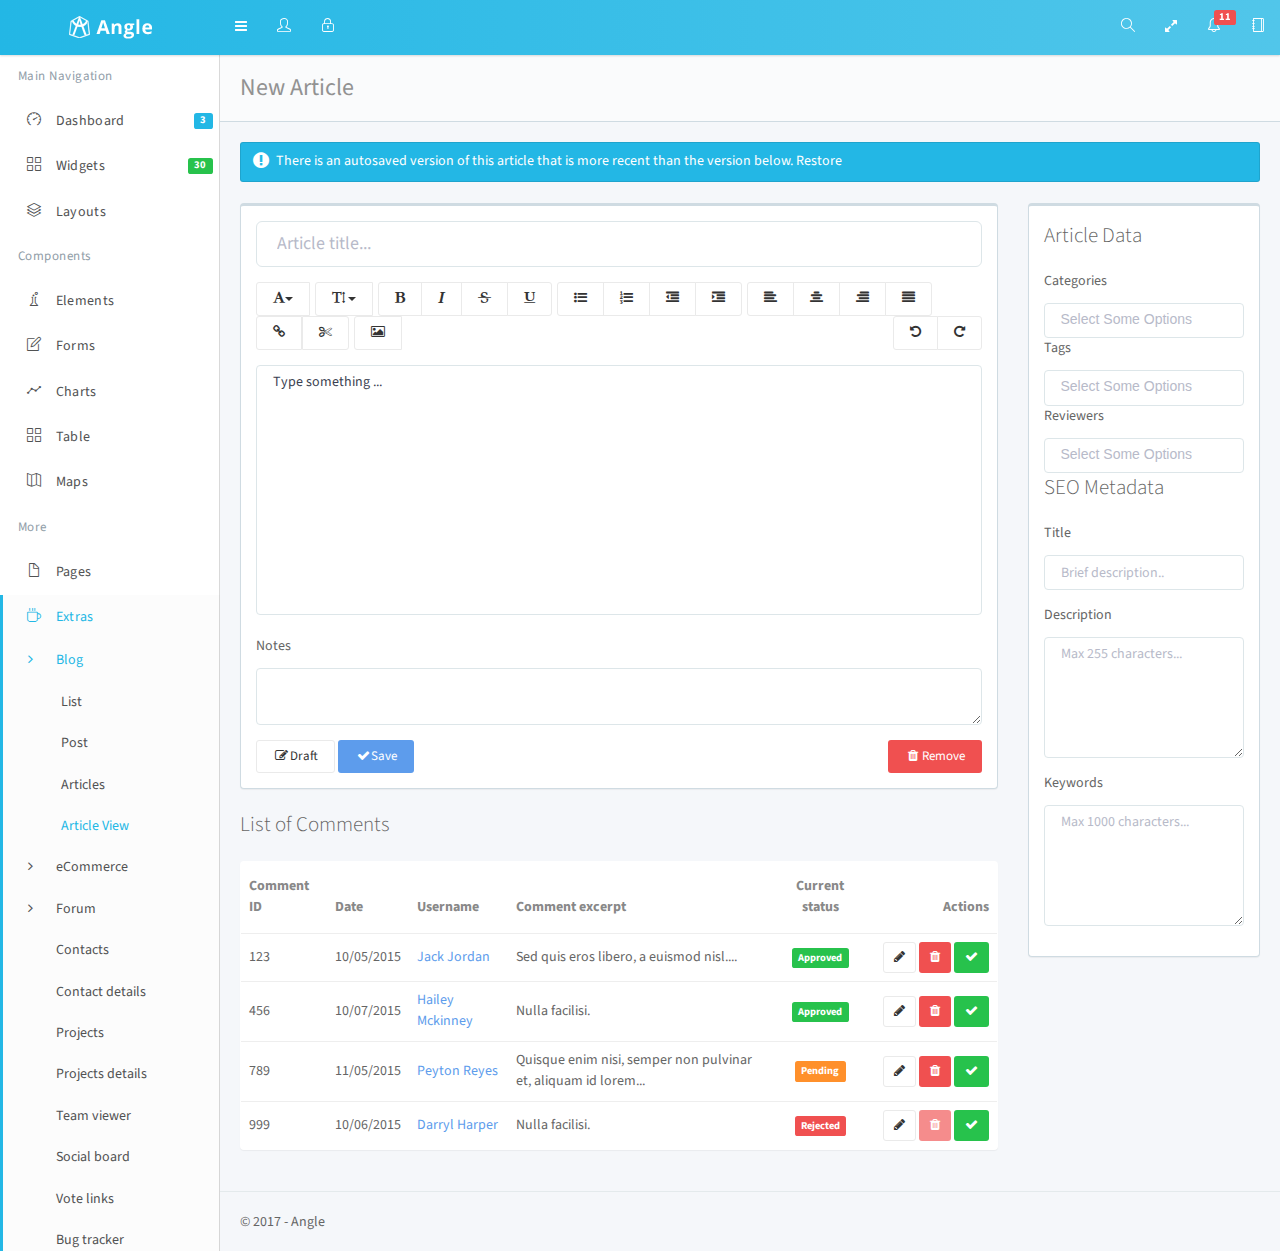
<file: BugTracker/app/blog-article-view.html>
<!DOCTYPE html>
<html lang="en">

<head>
   <meta charset="utf-8">
   <meta name="viewport" content="width=device-width, initial-scale=1, maximum-scale=1">
   <meta name="description" content="Bootstrap Admin App + jQuery">
   <meta name="keywords" content="app, responsive, jquery, bootstrap, dashboard, admin">
   <title>Angle - Bootstrap Admin Template</title>
   <!-- =============== VENDOR STYLES ===============-->
   <!-- FONT AWESOME-->
   <link rel="stylesheet" href="../vendor/fontawesome/css/font-awesome.min.css">
   <!-- SIMPLE LINE ICONS-->
   <link rel="stylesheet" href="../vendor/simple-line-icons/css/simple-line-icons.css">
   <!-- ANIMATE.CSS-->
   <link rel="stylesheet" href="../vendor/animate.css/animate.min.css">
   <!-- WHIRL (spinners)-->
   <link rel="stylesheet" href="../vendor/whirl/dist/whirl.css">
   <!-- =============== PAGE VENDOR STYLES ===============-->
   <!-- CHOSEN-->
   <link rel="stylesheet" href="../vendor/chosen_v1.2.0/chosen.min.css">
   <!-- =============== BOOTSTRAP STYLES ===============-->
   <link rel="stylesheet" href="css/bootstrap.css" id="bscss">
   <!-- =============== APP STYLES ===============-->
   <link rel="stylesheet" href="css/app.css" id="maincss">
</head>

<body>
   <div class="wrapper">
      <!-- top navbar-->
      <header class="topnavbar-wrapper">
         <!-- START Top Navbar-->
         <nav role="navigation" class="navbar topnavbar">
            <!-- START navbar header-->
            <div class="navbar-header">
               <a href="#/" class="navbar-brand">
                  <div class="brand-logo">
                     <img src="img/logo.png" alt="App Logo" class="img-responsive">
                  </div>
                  <div class="brand-logo-collapsed">
                     <img src="img/logo-single.png" alt="App Logo" class="img-responsive">
                  </div>
               </a>
            </div>
            <!-- END navbar header-->
            <!-- START Nav wrapper-->
            <div class="nav-wrapper">
               <!-- START Left navbar-->
               <ul class="nav navbar-nav">
                  <li>
                     <!-- Button used to collapse the left sidebar. Only visible on tablet and desktops-->
                     <a href="#" data-trigger-resize="" data-toggle-state="aside-collapsed" class="hidden-xs">
                        <em class="fa fa-navicon"></em>
                     </a>
                     <!-- Button to show/hide the sidebar on mobile. Visible on mobile only.-->
                     <a href="#" data-toggle-state="aside-toggled" data-no-persist="true" class="visible-xs sidebar-toggle">
                        <em class="fa fa-navicon"></em>
                     </a>
                  </li>
                  <!-- START User avatar toggle-->
                  <li>
                     <!-- Button used to collapse the left sidebar. Only visible on tablet and desktops-->
                     <a id="user-block-toggle" href="#user-block" data-toggle="collapse">
                        <em class="icon-user"></em>
                     </a>
                  </li>
                  <!-- END User avatar toggle-->
                  <!-- START lock screen-->
                  <li>
                     <a href="lock.html" title="Lock screen">
                        <em class="icon-lock"></em>
                     </a>
                  </li>
                  <!-- END lock screen-->
               </ul>
               <!-- END Left navbar-->
               <!-- START Right Navbar-->
               <ul class="nav navbar-nav navbar-right">
                  <!-- Search icon-->
                  <li>
                     <a href="#" data-search-open="">
                        <em class="icon-magnifier"></em>
                     </a>
                  </li>
                  <!-- Fullscreen (only desktops)-->
                  <li class="visible-lg">
                     <a href="#" data-toggle-fullscreen="">
                        <em class="fa fa-expand"></em>
                     </a>
                  </li>
                  <!-- START Alert menu-->
                  <li class="dropdown dropdown-list">
                     <a href="#" data-toggle="dropdown">
                        <em class="icon-bell"></em>
                        <div class="label label-danger">11</div>
                     </a>
                     <!-- START Dropdown menu-->
                     <ul class="dropdown-menu animated flipInX">
                        <li>
                           <!-- START list group-->
                           <div class="list-group">
                              <!-- list item-->
                              <a href="#" class="list-group-item">
                                 <div class="media-box">
                                    <div class="pull-left">
                                       <em class="fa fa-twitter fa-2x text-info"></em>
                                    </div>
                                    <div class="media-box-body clearfix">
                                       <p class="m0">New followers</p>
                                       <p class="m0 text-muted">
                                          <small>1 new follower</small>
                                       </p>
                                    </div>
                                 </div>
                              </a>
                              <!-- list item-->
                              <a href="#" class="list-group-item">
                                 <div class="media-box">
                                    <div class="pull-left">
                                       <em class="fa fa-envelope fa-2x text-warning"></em>
                                    </div>
                                    <div class="media-box-body clearfix">
                                       <p class="m0">New e-mails</p>
                                       <p class="m0 text-muted">
                                          <small>You have 10 new emails</small>
                                       </p>
                                    </div>
                                 </div>
                              </a>
                              <!-- list item-->
                              <a href="#" class="list-group-item">
                                 <div class="media-box">
                                    <div class="pull-left">
                                       <em class="fa fa-tasks fa-2x text-success"></em>
                                    </div>
                                    <div class="media-box-body clearfix">
                                       <p class="m0">Pending Tasks</p>
                                       <p class="m0 text-muted">
                                          <small>11 pending task</small>
                                       </p>
                                    </div>
                                 </div>
                              </a>
                              <!-- last list item-->
                              <a href="#" class="list-group-item">
                                 <small>More notifications</small>
                                 <span class="label label-danger pull-right">14</span>
                              </a>
                           </div>
                           <!-- END list group-->
                        </li>
                     </ul>
                     <!-- END Dropdown menu-->
                  </li>
                  <!-- END Alert menu-->
                  <!-- START Offsidebar button-->
                  <li>
                     <a href="#" data-toggle-state="offsidebar-open" data-no-persist="true">
                        <em class="icon-notebook"></em>
                     </a>
                  </li>
                  <!-- END Offsidebar menu-->
               </ul>
               <!-- END Right Navbar-->
            </div>
            <!-- END Nav wrapper-->
            <!-- START Search form-->
            <form role="search" action="search.html" class="navbar-form">
               <div class="form-group has-feedback">
                  <input type="text" placeholder="Type and hit enter ..." class="form-control">
                  <div data-search-dismiss="" class="fa fa-times form-control-feedback"></div>
               </div>
               <button type="submit" class="hidden btn btn-default">Submit</button>
            </form>
            <!-- END Search form-->
         </nav>
         <!-- END Top Navbar-->
      </header>
      <!-- sidebar-->
      <aside class="aside">
         <!-- START Sidebar (left)-->
         <div class="aside-inner">
            <nav data-sidebar-anyclick-close="" class="sidebar">
               <!-- START sidebar nav-->
               <ul class="nav">
                  <!-- START user info-->
                  <li class="has-user-block">
                     <div id="user-block" class="collapse">
                        <div class="item user-block">
                           <!-- User picture-->
                           <div class="user-block-picture">
                              <div class="user-block-status">
                                 <img src="img/user/02.jpg" alt="Avatar" width="60" height="60" class="img-thumbnail img-circle">
                                 <div class="circle circle-success circle-lg"></div>
                              </div>
                           </div>
                           <!-- Name and Job-->
                           <div class="user-block-info">
                              <span class="user-block-name">Hello, Mike</span>
                              <span class="user-block-role">Designer</span>
                           </div>
                        </div>
                     </div>
                  </li>
                  <!-- END user info-->
                  <!-- Iterates over all sidebar items-->
                  <li class="nav-heading ">
                     <span data-localize="sidebar.heading.HEADER">Main Navigation</span>
                  </li>
                  <li class=" ">
                     <a href="#dashboard" title="Dashboard" data-toggle="collapse">
                        <div class="pull-right label label-info">3</div>
                        <em class="icon-speedometer"></em>
                        <span data-localize="sidebar.nav.DASHBOARD">Dashboard</span>
                     </a>
                     <ul id="dashboard" class="nav sidebar-subnav collapse">
                        <li class="sidebar-subnav-header">Dashboard</li>
                        <li class=" ">
                           <a href="dashboard.html" title="Dashboard v1">
                              <span>Dashboard v1</span>
                           </a>
                        </li>
                        <li class=" ">
                           <a href="dashboard_v2.html" title="Dashboard v2">
                              <span>Dashboard v2</span>
                           </a>
                        </li>
                        <li class=" ">
                           <a href="dashboard_v3.html" title="Dashboard v3">
                              <span>Dashboard v3</span>
                           </a>
                        </li>
                     </ul>
                  </li>
                  <li class=" ">
                     <a href="widgets.html" title="Widgets">
                        <div class="pull-right label label-success">30</div>
                        <em class="icon-grid"></em>
                        <span data-localize="sidebar.nav.WIDGETS">Widgets</span>
                     </a>
                  </li>
                  <li class=" ">
                     <a href="#layout" title="Layouts" data-toggle="collapse">
                        <em class="icon-layers"></em>
                        <span>Layouts</span>
                     </a>
                     <ul id="layout" class="nav sidebar-subnav collapse">
                        <li class="sidebar-subnav-header">Layouts</li>
                        <li class=" ">
                           <a href="dashboard_h.html" title="Horizontal">
                              <span>Horizontal</span>
                           </a>
                        </li>
                     </ul>
                  </li>
                  <li class="nav-heading ">
                     <span data-localize="sidebar.heading.COMPONENTS">Components</span>
                  </li>
                  <li class=" ">
                     <a href="#elements" title="Elements" data-toggle="collapse">
                        <em class="icon-chemistry"></em>
                        <span data-localize="sidebar.nav.element.ELEMENTS">Elements</span>
                     </a>
                     <ul id="elements" class="nav sidebar-subnav collapse">
                        <li class="sidebar-subnav-header">Elements</li>
                        <li class=" ">
                           <a href="buttons.html" title="Buttons">
                              <span data-localize="sidebar.nav.element.BUTTON">Buttons</span>
                           </a>
                        </li>
                        <li class=" ">
                           <a href="notifications.html" title="Notifications">
                              <span data-localize="sidebar.nav.element.NOTIFICATION">Notifications</span>
                           </a>
                        </li>
                        <li class=" ">
                           <a href="sweetalert.html" title="Sweet Alert">
                              <span>Sweet Alert</span>
                           </a>
                        </li>
                        <li class=" ">
                           <a href="tour.html" title="Tour">
                              <span>Tour</span>
                           </a>
                        </li>
                        <li class=" ">
                           <a href="carousel.html" title="Carousel">
                              <span data-localize="sidebar.nav.element.INTERACTION">Carousel</span>
                           </a>
                        </li>
                        <li class=" ">
                           <a href="spinners.html" title="Spinners">
                              <span data-localize="sidebar.nav.element.SPINNER">Spinners</span>
                           </a>
                        </li>
                        <li class=" ">
                           <a href="animations.html" title="Animations">
                              <span data-localize="sidebar.nav.element.ANIMATION">Animations</span>
                           </a>
                        </li>
                        <li class=" ">
                           <a href="dropdown-animations.html" title="Dropdown">
                              <span data-localize="sidebar.nav.element.DROPDOWN">Dropdown</span>
                           </a>
                        </li>
                        <li class=" ">
                           <a href="nestable.html" title="Nestable">
                              <span>Nestable</span>
                           </a>
                        </li>
                        <li class=" ">
                           <a href="sortable.html" title="Sortable">
                              <span>Sortable</span>
                           </a>
                        </li>
                        <li class=" ">
                           <a href="panels.html" title="Panels">
                              <span data-localize="sidebar.nav.element.PANEL">Panels</span>
                           </a>
                        </li>
                        <li class=" ">
                           <a href="portlets.html" title="Portlets">
                              <span data-localize="sidebar.nav.element.PORTLET">Portlets</span>
                           </a>
                        </li>
                        <li class=" ">
                           <a href="grid.html" title="Grid">
                              <span data-localize="sidebar.nav.element.GRID">Grid</span>
                           </a>
                        </li>
                        <li class=" ">
                           <a href="grid-masonry.html" title="Grid Masonry">
                              <span data-localize="sidebar.nav.element.GRID_MASONRY">Grid Masonry</span>
                           </a>
                        </li>
                        <li class=" ">
                           <a href="typo.html" title="Typography">
                              <span data-localize="sidebar.nav.element.TYPO">Typography</span>
                           </a>
                        </li>
                        <li class=" ">
                           <a href="icons-font.html" title="Font Icons">
                              <div class="pull-right label label-success">+400</div>
                              <span data-localize="sidebar.nav.element.FONT_ICON">Font Icons</span>
                           </a>
                        </li>
                        <li class=" ">
                           <a href="icons-weather.html" title="Weather Icons">
                              <div class="pull-right label label-success">+100</div>
                              <span data-localize="sidebar.nav.element.WEATHER_ICON">Weather Icons</span>
                           </a>
                        </li>
                        <li class=" ">
                           <a href="colors.html" title="Colors">
                              <span data-localize="sidebar.nav.element.COLOR">Colors</span>
                           </a>
                        </li>
                     </ul>
                  </li>
                  <li class=" ">
                     <a href="#forms" title="Forms" data-toggle="collapse">
                        <em class="icon-note"></em>
                        <span data-localize="sidebar.nav.form.FORM">Forms</span>
                     </a>
                     <ul id="forms" class="nav sidebar-subnav collapse">
                        <li class="sidebar-subnav-header">Forms</li>
                        <li class=" ">
                           <a href="form-standard.html" title="Standard">
                              <span data-localize="sidebar.nav.form.STANDARD">Standard</span>
                           </a>
                        </li>
                        <li class=" ">
                           <a href="form-extended.html" title="Extended">
                              <span data-localize="sidebar.nav.form.EXTENDED">Extended</span>
                           </a>
                        </li>
                        <li class=" ">
                           <a href="form-validation.html" title="Validation">
                              <span data-localize="sidebar.nav.form.VALIDATION">Validation</span>
                           </a>
                        </li>
                        <li class=" ">
                           <a href="form-wizard.html" title="Wizard">
                              <span>Wizard</span>
                           </a>
                        </li>
                        <li class=" ">
                           <a href="form-upload.html" title="Upload">
                              <span>Upload</span>
                           </a>
                        </li>
                        <li class=" ">
                           <a href="form-xeditable.html" title="xEditable">
                              <span>xEditable</span>
                           </a>
                        </li>
                        <li class=" ">
                           <a href="form-imagecrop.html" title="Cropper">
                              <span>Cropper</span>
                           </a>
                        </li>
                     </ul>
                  </li>
                  <li class=" ">
                     <a href="#charts" title="Charts" data-toggle="collapse">
                        <em class="icon-graph"></em>
                        <span data-localize="sidebar.nav.chart.CHART">Charts</span>
                     </a>
                     <ul id="charts" class="nav sidebar-subnav collapse">
                        <li class="sidebar-subnav-header">Charts</li>
                        <li class=" ">
                           <a href="chart-flot.html" title="Flot">
                              <span data-localize="sidebar.nav.chart.FLOT">Flot</span>
                           </a>
                        </li>
                        <li class=" ">
                           <a href="chart-radial.html" title="Radial">
                              <span data-localize="sidebar.nav.chart.RADIAL">Radial</span>
                           </a>
                        </li>
                        <li class=" ">
                           <a href="chart-js.html" title="Chart JS">
                              <span>Chart JS</span>
                           </a>
                        </li>
                        <li class=" ">
                           <a href="chart-rickshaw.html" title="Rickshaw">
                              <span>Rickshaw</span>
                           </a>
                        </li>
                        <li class=" ">
                           <a href="chart-morris.html" title="MorrisJS">
                              <span>MorrisJS</span>
                           </a>
                        </li>
                        <li class=" ">
                           <a href="chart-chartist.html" title="Chartist">
                              <span>Chartist</span>
                           </a>
                        </li>
                     </ul>
                  </li>
                  <li class=" ">
                     <a href="#tables" title="Tables" data-toggle="collapse">
                        <em class="icon-grid"></em>
                        <span data-localize="sidebar.nav.table.TABLE">Tables</span>
                     </a>
                     <ul id="tables" class="nav sidebar-subnav collapse">
                        <li class="sidebar-subnav-header">Tables</li>
                        <li class=" ">
                           <a href="table-standard.html" title="Standard">
                              <span data-localize="sidebar.nav.table.STANDARD">Standard</span>
                           </a>
                        </li>
                        <li class=" ">
                           <a href="table-extended.html" title="Extended">
                              <span data-localize="sidebar.nav.table.EXTENDED">Extended</span>
                           </a>
                        </li>
                        <li class=" ">
                           <a href="table-datatable.html" title="DataTables">
                              <span data-localize="sidebar.nav.table.DATATABLE">DataTables</span>
                           </a>
                        </li>
                        <li class=" ">
                           <a href="table-jqgrid.html" title="jqGrid">
                              <span>jqGrid</span>
                           </a>
                        </li>
                     </ul>
                  </li>
                  <li class=" ">
                     <a href="#maps" title="Maps" data-toggle="collapse">
                        <em class="icon-map"></em>
                        <span data-localize="sidebar.nav.map.MAP">Maps</span>
                     </a>
                     <ul id="maps" class="nav sidebar-subnav collapse">
                        <li class="sidebar-subnav-header">Maps</li>
                        <li class=" ">
                           <a href="maps-google.html" title="Google Maps">
                              <span data-localize="sidebar.nav.map.GOOGLE">Google Maps</span>
                           </a>
                        </li>
                        <li class=" ">
                           <a href="maps-vector.html" title="Vector Maps">
                              <span data-localize="sidebar.nav.map.VECTOR">Vector Maps</span>
                           </a>
                        </li>
                     </ul>
                  </li>
                  <li class="nav-heading ">
                     <span data-localize="sidebar.heading.MORE">More</span>
                  </li>
                  <li class=" ">
                     <a href="#pages" title="Pages" data-toggle="collapse">
                        <em class="icon-doc"></em>
                        <span data-localize="sidebar.nav.pages.PAGES">Pages</span>
                     </a>
                     <ul id="pages" class="nav sidebar-subnav collapse">
                        <li class="sidebar-subnav-header">Pages</li>
                        <li class=" ">
                           <a href="login.html" title="Login">
                              <span data-localize="sidebar.nav.pages.LOGIN">Login</span>
                           </a>
                        </li>
                        <li class=" ">
                           <a href="register.html" title="Sign up">
                              <span data-localize="sidebar.nav.pages.REGISTER">Sign up</span>
                           </a>
                        </li>
                        <li class=" ">
                           <a href="recover.html" title="Recover Password">
                              <span data-localize="sidebar.nav.pages.RECOVER">Recover Password</span>
                           </a>
                        </li>
                        <li class=" ">
                           <a href="lock.html" title="Lock">
                              <span data-localize="sidebar.nav.pages.LOCK">Lock</span>
                           </a>
                        </li>
                        <li class=" ">
                           <a href="template.html" title="Starter Template">
                              <span data-localize="sidebar.nav.pages.STARTER">Starter Template</span>
                           </a>
                        </li>
                        <li class=" ">
                           <a href="404.html" title="404">
                              <span>404</span>
                           </a>
                        </li>
                        <li class=" ">
                           <a href="500.html" title="500">
                              <span>500</span>
                           </a>
                        </li>
                        <li class=" ">
                           <a href="maintenance.html" title="Maintenance">
                              <span>Maintenance</span>
                           </a>
                        </li>
                     </ul>
                  </li>
                  <li class=" ">
                     <a href="#extras" title="Extras" data-toggle="collapse">
                        <em class="icon-cup"></em>
                        <span data-localize="sidebar.nav.extra.EXTRA">Extras</span>
                     </a>
                     <ul id="extras" class="nav sidebar-subnav collapse">
                        <li class="sidebar-subnav-header">Extras</li>
                        <li class=" ">
                           <a href="#blog" title="Blog" data-toggle="collapse">
                              <em class="fa fa-angle-right"></em>
                              <span>Blog</span>
                           </a>
                           <ul id="blog" class="nav sidebar-subnav collapse">
                              <li class="sidebar-subnav-header">Blog</li>
                              <li class=" ">
                                 <a href="blog.html" title="List">
                                    <span>List</span>
                                 </a>
                              </li>
                              <li class=" ">
                                 <a href="blog-post.html" title="Post">
                                    <span>Post</span>
                                 </a>
                              </li>
                              <li class=" ">
                                 <a href="blog-articles.html" title="Articles">
                                    <span>Articles</span>
                                 </a>
                              </li>
                              <li class=" active">
                                 <a href="blog-article-view.html" title="Article View">
                                    <span>Article View</span>
                                 </a>
                              </li>
                           </ul>
                        </li>
                        <li class=" ">
                           <a href="#ecommerce" title="eCommerce" data-toggle="collapse">
                              <em class="fa fa-angle-right"></em>
                              <span>eCommerce</span>
                           </a>
                           <ul id="ecommerce" class="nav sidebar-subnav collapse">
                              <li class="sidebar-subnav-header">eCommerce</li>
                              <li class=" ">
                                 <a href="ecommerce-orders.html" title="Orders">
                                    <div class="pull-right label label-info">10</div>
                                    <span>Orders</span>
                                 </a>
                              </li>
                              <li class=" ">
                                 <a href="ecommerce-order-view.html" title="Order View">
                                    <span>Order View</span>
                                 </a>
                              </li>
                              <li class=" ">
                                 <a href="ecommerce-products.html" title="Products">
                                    <span>Products</span>
                                 </a>
                              </li>
                              <li class=" ">
                                 <a href="ecommerce-product-view.html" title="Product View">
                                    <span>Product View</span>
                                 </a>
                              </li>
                              <li class=" ">
                                 <a href="ecommerce-checkout.html" title="Checkout">
                                    <span>Checkout</span>
                                 </a>
                              </li>
                           </ul>
                        </li>
                        <li class=" ">
                           <a href="#forum" title="Forum" data-toggle="collapse">
                              <em class="fa fa-angle-right"></em>
                              <span>Forum</span>
                           </a>
                           <ul id="forum" class="nav sidebar-subnav collapse">
                              <li class="sidebar-subnav-header">Forum</li>
                              <li class=" ">
                                 <a href="forum-categories.html" title="Categories">
                                    <span>Categories</span>
                                 </a>
                              </li>
                              <li class=" ">
                                 <a href="forum-topics.html" title="Topics">
                                    <span>Topics</span>
                                 </a>
                              </li>
                              <li class=" ">
                                 <a href="forum-discussion.html" title="Discussion">
                                    <span>Discussion</span>
                                 </a>
                              </li>
                           </ul>
                        </li>
                        <li class=" ">
                           <a href="contacts.html" title="Contacts">
                              <span>Contacts</span>
                           </a>
                        </li>
                        <li class=" ">
                           <a href="contact-details.html" title="Contact details">
                              <span>Contact details</span>
                           </a>
                        </li>
                        <li class=" ">
                           <a href="projects.html" title="Projects">
                              <span>Projects</span>
                           </a>
                        </li>
                        <li class=" ">
                           <a href="project-details.html" title="Projects details">
                              <span>Projects details</span>
                           </a>
                        </li>
                        <li class=" ">
                           <a href="team-viewer.html" title="Team viewer">
                              <span>Team viewer</span>
                           </a>
                        </li>
                        <li class=" ">
                           <a href="social-board.html" title="Social board">
                              <span>Social board</span>
                           </a>
                        </li>
                        <li class=" ">
                           <a href="vote-links.html" title="Vote links">
                              <span>Vote links</span>
                           </a>
                        </li>
                        <li class=" ">
                           <a href="bug-tracker.html" title="Bug tracker">
                              <span>Bug tracker</span>
                           </a>
                        </li>
                        <li class=" ">
                           <a href="faq.html" title="FAQ">
                              <span>FAQ</span>
                           </a>
                        </li>
                        <li class=" ">
                           <a href="help-center.html" title="Help Center">
                              <span>Help Center</span>
                           </a>
                        </li>
                        <li class=" ">
                           <a href="followers.html" title="Followers">
                              <span>Followers</span>
                           </a>
                        </li>
                        <li class=" ">
                           <a href="settings.html" title="Settings">
                              <span>Settings</span>
                           </a>
                        </li>
                        <li class=" ">
                           <a href="plans.html" title="Plans">
                              <span>Plans</span>
                           </a>
                        </li>
                        <li class=" ">
                           <a href="file-manager.html" title="File manager">
                              <span>File manager</span>
                           </a>
                        </li>
                        <li class=" ">
                           <a href="mailbox.html" title="Mailbox">
                              <span data-localize="sidebar.nav.extra.MAILBOX">Mailbox</span>
                           </a>
                        </li>
                        <li class=" ">
                           <a href="timeline.html" title="Timeline">
                              <span data-localize="sidebar.nav.extra.TIMELINE">Timeline</span>
                           </a>
                        </li>
                        <li class=" ">
                           <a href="calendar.html" title="Calendar">
                              <span data-localize="sidebar.nav.extra.CALENDAR">Calendar</span>
                           </a>
                        </li>
                        <li class=" ">
                           <a href="invoice.html" title="Invoice">
                              <span data-localize="sidebar.nav.extra.INVOICE">Invoice</span>
                           </a>
                        </li>
                        <li class=" ">
                           <a href="search.html" title="Search">
                              <span data-localize="sidebar.nav.extra.SEARCH">Search</span>
                           </a>
                        </li>
                        <li class=" ">
                           <a href="todo.html" title="Todo List">
                              <span data-localize="sidebar.nav.extra.TODO">Todo List</span>
                           </a>
                        </li>
                        <li class=" ">
                           <a href="profile.html" title="Profile">
                              <span data-localize="sidebar.nav.extra.PROFILE">Profile</span>
                           </a>
                        </li>
                     </ul>
                  </li>
                  <li class=" ">
                     <a href="#multilevel" title="Multilevel" data-toggle="collapse">
                        <em class="fa fa-folder-open-o"></em>
                        <span>Multilevel</span>
                     </a>
                     <ul id="multilevel" class="nav sidebar-subnav collapse">
                        <li class="sidebar-subnav-header">Multilevel</li>
                        <li class=" ">
                           <a href="#level1" title="Level 1" data-toggle="collapse">
                              <span>Level 1</span>
                           </a>
                           <ul id="level1" class="nav sidebar-subnav collapse">
                              <li class="sidebar-subnav-header">Level 1</li>
                              <li class=" ">
                                 <a href="multilevel-1.html" title="Level1 Item">
                                    <span>Level1 Item</span>
                                 </a>
                              </li>
                              <li class=" ">
                                 <a href="#level2" title="Level 2" data-toggle="collapse">
                                    <span>Level 2</span>
                                 </a>
                                 <ul id="level2" class="nav sidebar-subnav collapse">
                                    <li class="sidebar-subnav-header">Level 2</li>
                                    <li class=" ">
                                       <a href="#level3" title="Level 3" data-toggle="collapse">
                                          <span>Level 3</span>
                                       </a>
                                       <ul id="level3" class="nav sidebar-subnav collapse">
                                          <li class="sidebar-subnav-header">Level 3</li>
                                          <li class=" ">
                                             <a href="multilevel-3.html" title="Level3 Item">
                                                <span>Level3 Item</span>
                                             </a>
                                          </li>
                                       </ul>
                                    </li>
                                 </ul>
                              </li>
                           </ul>
                        </li>
                     </ul>
                  </li>
                  <li class=" ">
                     <a href="documentation.html" title="Documentation">
                        <em class="icon-graduation"></em>
                        <span data-localize="sidebar.nav.DOCUMENTATION">Documentation</span>
                     </a>
                  </li>
               </ul>
               <!-- END sidebar nav-->
            </nav>
         </div>
         <!-- END Sidebar (left)-->
      </aside>
      <!-- offsidebar-->
      <aside class="offsidebar hide">
         <!-- START Off Sidebar (right)-->
         <nav>
            <div role="tabpanel">
               <!-- Nav tabs-->
               <ul role="tablist" class="nav nav-tabs nav-justified">
                  <li role="presentation" class="active">
                     <a href="#app-settings" aria-controls="app-settings" role="tab" data-toggle="tab">
                        <em class="icon-equalizer fa-lg"></em>
                     </a>
                  </li>
                  <li role="presentation">
                     <a href="#app-chat" aria-controls="app-chat" role="tab" data-toggle="tab">
                        <em class="icon-user fa-lg"></em>
                     </a>
                  </li>
               </ul>
               <!-- Tab panes-->
               <div class="tab-content">
                  <div id="app-settings" role="tabpanel" class="tab-pane fade in active">
                     <h3 class="text-center text-thin">Settings</h3>
                     <div class="p">
                        <h4 class="text-muted text-thin">Themes</h4>
                        <div class="table-grid mb">
                           <div class="col mb">
                              <div class="setting-color">
                                 <label data-load-css="css/theme-a.css">
                                    <input type="radio" name="setting-theme" checked="checked">
                                    <span class="icon-check"></span>
                                    <span class="split">
                                       <span class="color bg-info"></span>
                                       <span class="color bg-info-light"></span>
                                    </span>
                                    <span class="color bg-white"></span>
                                 </label>
                              </div>
                           </div>
                           <div class="col mb">
                              <div class="setting-color">
                                 <label data-load-css="css/theme-b.css">
                                    <input type="radio" name="setting-theme">
                                    <span class="icon-check"></span>
                                    <span class="split">
                                       <span class="color bg-green"></span>
                                       <span class="color bg-green-light"></span>
                                    </span>
                                    <span class="color bg-white"></span>
                                 </label>
                              </div>
                           </div>
                           <div class="col mb">
                              <div class="setting-color">
                                 <label data-load-css="css/theme-c.css">
                                    <input type="radio" name="setting-theme">
                                    <span class="icon-check"></span>
                                    <span class="split">
                                       <span class="color bg-purple"></span>
                                       <span class="color bg-purple-light"></span>
                                    </span>
                                    <span class="color bg-white"></span>
                                 </label>
                              </div>
                           </div>
                           <div class="col mb">
                              <div class="setting-color">
                                 <label data-load-css="css/theme-d.css">
                                    <input type="radio" name="setting-theme">
                                    <span class="icon-check"></span>
                                    <span class="split">
                                       <span class="color bg-danger"></span>
                                       <span class="color bg-danger-light"></span>
                                    </span>
                                    <span class="color bg-white"></span>
                                 </label>
                              </div>
                           </div>
                        </div>
                        <div class="table-grid mb">
                           <div class="col mb">
                              <div class="setting-color">
                                 <label data-load-css="css/theme-e.css">
                                    <input type="radio" name="setting-theme">
                                    <span class="icon-check"></span>
                                    <span class="split">
                                       <span class="color bg-info-dark"></span>
                                       <span class="color bg-info"></span>
                                    </span>
                                    <span class="color bg-gray-dark"></span>
                                 </label>
                              </div>
                           </div>
                           <div class="col mb">
                              <div class="setting-color">
                                 <label data-load-css="css/theme-f.css">
                                    <input type="radio" name="setting-theme">
                                    <span class="icon-check"></span>
                                    <span class="split">
                                       <span class="color bg-green-dark"></span>
                                       <span class="color bg-green"></span>
                                    </span>
                                    <span class="color bg-gray-dark"></span>
                                 </label>
                              </div>
                           </div>
                           <div class="col mb">
                              <div class="setting-color">
                                 <label data-load-css="css/theme-g.css">
                                    <input type="radio" name="setting-theme">
                                    <span class="icon-check"></span>
                                    <span class="split">
                                       <span class="color bg-purple-dark"></span>
                                       <span class="color bg-purple"></span>
                                    </span>
                                    <span class="color bg-gray-dark"></span>
                                 </label>
                              </div>
                           </div>
                           <div class="col mb">
                              <div class="setting-color">
                                 <label data-load-css="css/theme-h.css">
                                    <input type="radio" name="setting-theme">
                                    <span class="icon-check"></span>
                                    <span class="split">
                                       <span class="color bg-danger-dark"></span>
                                       <span class="color bg-danger"></span>
                                    </span>
                                    <span class="color bg-gray-dark"></span>
                                 </label>
                              </div>
                           </div>
                        </div>
                     </div>
                     <div class="p">
                        <h4 class="text-muted text-thin">Layout</h4>
                        <div class="clearfix">
                           <p class="pull-left">Fixed</p>
                           <div class="pull-right">
                              <label class="switch">
                                 <input id="chk-fixed" type="checkbox" data-toggle-state="layout-fixed">
                                 <span></span>
                              </label>
                           </div>
                        </div>
                        <div class="clearfix">
                           <p class="pull-left">Boxed</p>
                           <div class="pull-right">
                              <label class="switch">
                                 <input id="chk-boxed" type="checkbox" data-toggle-state="layout-boxed">
                                 <span></span>
                              </label>
                           </div>
                        </div>
                        <div class="clearfix">
                           <p class="pull-left">RTL</p>
                           <div class="pull-right">
                              <label class="switch">
                                 <input id="chk-rtl" type="checkbox">
                                 <span></span>
                              </label>
                           </div>
                        </div>
                     </div>
                     <div class="p">
                        <h4 class="text-muted text-thin">Aside</h4>
                        <div class="clearfix">
                           <p class="pull-left">Collapsed</p>
                           <div class="pull-right">
                              <label class="switch">
                                 <input id="chk-collapsed" type="checkbox" data-toggle-state="aside-collapsed">
                                 <span></span>
                              </label>
                           </div>
                        </div>
                        <div class="clearfix">
                           <p class="pull-left">Collapsed Text</p>
                           <div class="pull-right">
                              <label class="switch">
                                 <input id="chk-collapsed-text" type="checkbox" data-toggle-state="aside-collapsed-text">
                                 <span></span>
                              </label>
                           </div>
                        </div>
                        <div class="clearfix">
                           <p class="pull-left">Float</p>
                           <div class="pull-right">
                              <label class="switch">
                                 <input id="chk-float" type="checkbox" data-toggle-state="aside-float">
                                 <span></span>
                              </label>
                           </div>
                        </div>
                        <div class="clearfix">
                           <p class="pull-left">Hover</p>
                           <div class="pull-right">
                              <label class="switch">
                                 <input id="chk-hover" type="checkbox" data-toggle-state="aside-hover">
                                 <span></span>
                              </label>
                           </div>
                        </div>
                        <div class="clearfix">
                           <p class="pull-left">Show Scrollbar</p>
                           <div class="pull-right">
                              <label class="switch">
                                 <input id="chk-hover" type="checkbox" data-toggle-state="show-scrollbar" data-target=".sidebar">
                                 <span></span>
                              </label>
                           </div>
                        </div>
                     </div>
                  </div>
                  <div id="app-chat" role="tabpanel" class="tab-pane fade">
                     <h3 class="text-center text-thin">Connections</h3>
                     <ul class="nav">
                        <!-- START list title-->
                        <li class="p">
                           <small class="text-muted">ONLINE</small>
                        </li>
                        <!-- END list title-->
                        <li>
                           <!-- START User status-->
                           <a href="#" class="media-box p mt0">
                              <span class="pull-right">
                                 <span class="circle circle-success circle-lg"></span>
                              </span>
                              <span class="pull-left">
                                 <!-- Contact avatar-->
                                 <img src="img/user/05.jpg" alt="Image" class="media-box-object img-circle thumb48">
                              </span>
                              <!-- Contact info-->
                              <span class="media-box-body">
                                 <span class="media-box-heading">
                                    <strong>Juan Sims</strong>
                                    <br>
                                    <small class="text-muted">Designeer</small>
                                 </span>
                              </span>
                           </a>
                           <!-- END User status-->
                           <!-- START User status-->
                           <a href="#" class="media-box p mt0">
                              <span class="pull-right">
                                 <span class="circle circle-success circle-lg"></span>
                              </span>
                              <span class="pull-left">
                                 <!-- Contact avatar-->
                                 <img src="img/user/06.jpg" alt="Image" class="media-box-object img-circle thumb48">
                              </span>
                              <!-- Contact info-->
                              <span class="media-box-body">
                                 <span class="media-box-heading">
                                    <strong>Maureen Jenkins</strong>
                                    <br>
                                    <small class="text-muted">Designeer</small>
                                 </span>
                              </span>
                           </a>
                           <!-- END User status-->
                           <!-- START User status-->
                           <a href="#" class="media-box p mt0">
                              <span class="pull-right">
                                 <span class="circle circle-danger circle-lg"></span>
                              </span>
                              <span class="pull-left">
                                 <!-- Contact avatar-->
                                 <img src="img/user/07.jpg" alt="Image" class="media-box-object img-circle thumb48">
                              </span>
                              <!-- Contact info-->
                              <span class="media-box-body">
                                 <span class="media-box-heading">
                                    <strong>Billie Dunn</strong>
                                    <br>
                                    <small class="text-muted">Designeer</small>
                                 </span>
                              </span>
                           </a>
                           <!-- END User status-->
                           <!-- START User status-->
                           <a href="#" class="media-box p mt0">
                              <span class="pull-right">
                                 <span class="circle circle-warning circle-lg"></span>
                              </span>
                              <span class="pull-left">
                                 <!-- Contact avatar-->
                                 <img src="img/user/08.jpg" alt="Image" class="media-box-object img-circle thumb48">
                              </span>
                              <!-- Contact info-->
                              <span class="media-box-body">
                                 <span class="media-box-heading">
                                    <strong>Tomothy Roberts</strong>
                                    <br>
                                    <small class="text-muted">Designer</small>
                                 </span>
                              </span>
                           </a>
                           <!-- END User status-->
                        </li>
                        <!-- START list title-->
                        <li class="p">
                           <small class="text-muted">OFFLINE</small>
                        </li>
                        <!-- END list title-->
                        <li>
                           <!-- START User status-->
                           <a href="#" class="media-box p mt0">
                              <span class="pull-right">
                                 <span class="circle circle-lg"></span>
                              </span>
                              <span class="pull-left">
                                 <!-- Contact avatar-->
                                 <img src="img/user/09.jpg" alt="Image" class="media-box-object img-circle thumb48">
                              </span>
                              <!-- Contact info-->
                              <span class="media-box-body">
                                 <span class="media-box-heading">
                                    <strong>Lawrence Robinson</strong>
                                    <br>
                                    <small class="text-muted">Developer</small>
                                 </span>
                              </span>
                           </a>
                           <!-- END User status-->
                           <!-- START User status-->
                           <a href="#" class="media-box p mt0">
                              <span class="pull-right">
                                 <span class="circle circle-lg"></span>
                              </span>
                              <span class="pull-left">
                                 <!-- Contact avatar-->
                                 <img src="img/user/10.jpg" alt="Image" class="media-box-object img-circle thumb48">
                              </span>
                              <!-- Contact info-->
                              <span class="media-box-body">
                                 <span class="media-box-heading">
                                    <strong>Tyrone Owens</strong>
                                    <br>
                                    <small class="text-muted">Designer</small>
                                 </span>
                              </span>
                           </a>
                           <!-- END User status-->
                        </li>
                        <li>
                           <div class="p-lg text-center">
                              <!-- Optional link to list more users-->
                              <a href="#" title="See more contacts" class="btn btn-purple btn-sm">
                                 <strong>Load more..</strong>
                              </a>
                           </div>
                        </li>
                     </ul>
                     <!-- Extra items-->
                     <div class="p">
                        <p>
                           <small class="text-muted">Tasks completion</small>
                        </p>
                        <div class="progress progress-xs m0">
                           <div role="progressbar" aria-valuenow="80" aria-valuemin="0" aria-valuemax="100" class="progress-bar progress-bar-success progress-80">
                              <span class="sr-only">80% Complete</span>
                           </div>
                        </div>
                     </div>
                     <div class="p">
                        <p>
                           <small class="text-muted">Upload quota</small>
                        </p>
                        <div class="progress progress-xs m0">
                           <div role="progressbar" aria-valuenow="40" aria-valuemin="0" aria-valuemax="100" class="progress-bar progress-bar-warning progress-40">
                              <span class="sr-only">40% Complete</span>
                           </div>
                        </div>
                     </div>
                  </div>
               </div>
            </div>
         </nav>
         <!-- END Off Sidebar (right)-->
      </aside>
      <!-- Main section-->
      <section>
         <!-- Page content-->
         <div class="content-wrapper">
            <div class="content-heading">New Article</div>
            <div class="alert alert-info">
               <em class="fa fa-exclamation-circle fa-lg fa-fw"></em>
               <span>There is an autosaved version of this article that is more recent than the version below. <a href="#" class="text-white">Restore</a>
               </span>
            </div>
            <div class="row">
               <!-- Article Content-->
               <div class="col-lg-9">
                  <div class="panel panel-default">
                     <div class="panel-body">
                        <form action="">
                           <input type="text" name="article-title" placeholder="Article title..." class="mb-lg form-control input-lg">
                           <!-- Wysiswyg tooblbar-->
                           <div data-role="editor-toolbar" data-target="#editor" class="btn-toolbar btn-editor">
                              <div class="btn-group dropdown">
                                 <a data-toggle="dropdown" title="Font" class="btn btn-default">
                                    <em class="fa fa-font"></em><b class="caret"></b>
                                 </a>
                                 <ul class="dropdown-menu">
                                    <li><a href="" data-edit="fontName Arial" style="font-family:'Arial'">Arial</a>
                                    </li>
                                    <li><a href="" data-edit="fontName Sans" style="font-family:'Sans'">Sans</a>
                                    </li>
                                    <li><a href="" data-edit="fontName Serif" style="font-family:'Serif'">Serif</a>
                                    </li>
                                 </ul>
                              </div>
                              <div class="btn-group dropdown">
                                 <a data-toggle="dropdown" title="Font Size" class="btn btn-default">
                                    <em class="fa fa-text-height"></em>&nbsp;<b class="caret"></b>
                                 </a>
                                 <ul class="dropdown-menu">
                                    <li><a href="" data-edit="fontSize 5" style="font-size:24px">Huge</a>
                                    </li>
                                    <li><a href="" data-edit="fontSize 3" style="font-size:18px">Normal</a>
                                    </li>
                                    <li><a href="" data-edit="fontSize 1" style="font-size:14px">Small</a>
                                    </li>
                                 </ul>
                              </div>
                              <div class="btn-group">
                                 <a data-edit="bold" data-toggle="tooltip" title="Bold (Ctrl/Cmd+B)" class="btn btn-default">
                                    <em class="fa fa-bold"></em>
                                 </a>
                                 <a data-edit="italic" data-toggle="tooltip" title="Italic (Ctrl/Cmd+I)" class="btn btn-default">
                                    <em class="fa fa-italic"></em>
                                 </a>
                                 <a data-edit="strikethrough" data-toggle="tooltip" title="Strikethrough" class="btn btn-default">
                                    <em class="fa fa-strikethrough"></em>
                                 </a>
                                 <a data-edit="underline" data-toggle="tooltip" title="Underline (Ctrl/Cmd+U)" class="btn btn-default">
                                    <em class="fa fa-underline"></em>
                                 </a>
                              </div>
                              <div class="btn-group">
                                 <a data-edit="insertunorderedlist" data-toggle="tooltip" title="Bullet list" class="btn btn-default">
                                    <em class="fa fa-list-ul"></em>
                                 </a>
                                 <a data-edit="insertorderedlist" data-toggle="tooltip" title="Number list" class="btn btn-default">
                                    <em class="fa fa-list-ol"></em>
                                 </a>
                                 <a data-edit="outdent" data-toggle="tooltip" title="Reduce indent (Shift+Tab)" class="btn btn-default">
                                    <em class="fa fa-dedent"></em>
                                 </a>
                                 <a data-edit="indent" data-toggle="tooltip" title="Indent (Tab)" class="btn btn-default">
                                    <em class="fa fa-indent"></em>
                                 </a>
                              </div>
                              <div class="btn-group">
                                 <a data-edit="justifyleft" data-toggle="tooltip" title="Align Left (Ctrl/Cmd+L)" class="btn btn-default">
                                    <em class="fa fa-align-left"></em>
                                 </a>
                                 <a data-edit="justifycenter" data-toggle="tooltip" title="Center (Ctrl/Cmd+E)" class="btn btn-default">
                                    <em class="fa fa-align-center"></em>
                                 </a>
                                 <a data-edit="justifyright" data-toggle="tooltip" title="Align Right (Ctrl/Cmd+R)" class="btn btn-default">
                                    <em class="fa fa-align-right"></em>
                                 </a>
                                 <a data-edit="justifyfull" data-toggle="tooltip" title="Justify (Ctrl/Cmd+J)" class="btn btn-default">
                                    <em class="fa fa-align-justify"></em>
                                 </a>
                              </div>
                              <div class="btn-group dropdown">
                                 <a data-toggle="dropdown" title="Hyperlink" class="btn btn-default">
                                    <em class="fa fa-link"></em>
                                 </a>
                                 <div class="dropdown-menu">
                                    <div class="input-group ml-xs mr-xs">
                                       <input id="LinkInput" placeholder="URL" type="text" data-edit="createLink" class="form-control input-sm">
                                       <div class="input-group-btn">
                                          <button type="button" class="btn btn-sm btn-default">Add</button>
                                       </div>
                                    </div>
                                 </div>
                                 <a data-edit="unlink" data-toggle="tooltip" title="Remove Hyperlink" class="btn btn-default">
                                    <em class="fa fa-cut"></em>
                                 </a>
                              </div>
                              <div class="btn-group">
                                 <a id="pictureBtn" data-toggle="tooltip" title="Insert picture (or just drag &amp; drop)" class="btn btn-default">
                                    <em class="fa fa-picture-o"></em>
                                 </a>
                                 <input type="file" data-edit="insertImage" style="position:absolute; opacity:0; width:41px; height:34px">
                              </div>
                              <div class="btn-group pull-right">
                                 <a data-edit="undo" data-toggle="tooltip" title="Undo (Ctrl/Cmd+Z)" class="btn btn-default">
                                    <em class="fa fa-undo"></em>
                                 </a>
                                 <a data-edit="redo" data-toggle="tooltip" title="Redo (Ctrl/Cmd+Y)" class="btn btn-default">
                                    <em class="fa fa-repeat"></em>
                                 </a>
                              </div>
                           </div>
                           <!-- Wysiswyg Editor-->
                           <div style="overflow:scroll; height:250px;max-height:250px" class="form-control wysiwyg mt-lg">Type something ...</div>
                           <br>
                           <p>Notes</p>
                           <textarea cols="6" class="mb-lg form-control"></textarea>
                           <div class="clearfix">
                              <div class="pull-left">
                                 <button type="button" class="btn btn-default m-r-10 m-t-10">
                                    <em class="fa fa-edit fa-fw"></em>Draft</button>
                                 <button type="button" class="btn btn-primary m-t-10">
                                    <em class="fa fa-check fa-fw"></em>Save</button>
                              </div>
                              <div class="pull-right">
                                 <button type="button" class="btn btn-danger m-r-10 m-t-10">
                                    <em class="fa fa-trash fa-fw"></em>Remove</button>
                              </div>
                           </div>
                        </form>
                     </div>
                  </div>
                  <p class="lead">List of Comments</p>
                  <div class="panel">
                     <div class="table-responsive">
                        <table class="table table-hover">
                           <thead>
                              <tr>
                                 <th>
                                    <strong>Comment ID</strong>
                                 </th>
                                 <th>
                                    <strong>Date</strong>
                                 </th>
                                 <th>
                                    <strong>Username</strong>
                                 </th>
                                 <th>
                                    <strong>Comment excerpt</strong>
                                 </th>
                                 <th class="text-center">
                                    <strong>Current status</strong>
                                 </th>
                                 <th style="width:130px" class="text-right">
                                    <strong>Actions</strong>
                                 </th>
                              </tr>
                           </thead>
                           <tbody>
                              <tr>
                                 <td>123</td>
                                 <td>10/05/2015</td>
                                 <td><a href="">Jack Jordan</a>
                                 </td>
                                 <td>Sed quis eros libero, a euismod nisl....</td>
                                 <td class="text-center">
                                    <span class="label label-success">Approved</span>
                                 </td>
                                 <td class="text-right">
                                    <button type="button" class="btn btn-sm btn-default">
                                       <em class="fa fa-pencil"></em>
                                    </button>
                                    <button type="button" class="btn btn-sm btn-danger">
                                       <em class="fa fa-trash"></em>
                                    </button>
                                    <button type="button" class="btn btn-sm btn-success">
                                       <em class="fa fa-check"></em>
                                    </button>
                                 </td>
                              </tr>
                              <tr>
                                 <td>456</td>
                                 <td>10/07/2015</td>
                                 <td><a href="">Hailey Mckinney</a>
                                 </td>
                                 <td>Nulla facilisi.</td>
                                 <td class="text-center">
                                    <span class="label label-success">Approved</span>
                                 </td>
                                 <td class="text-right">
                                    <button type="button" class="btn btn-sm btn-default">
                                       <em class="fa fa-pencil"></em>
                                    </button>
                                    <button type="button" class="btn btn-sm btn-danger">
                                       <em class="fa fa-trash"></em>
                                    </button>
                                    <button type="button" class="btn btn-sm btn-success">
                                       <em class="fa fa-check"></em>
                                    </button>
                                 </td>
                              </tr>
                              <tr>
                                 <td>789</td>
                                 <td>11/05/2015</td>
                                 <td><a href="">Peyton Reyes</a>
                                 </td>
                                 <td>Quisque enim nisi, semper non pulvinar et, aliquam id lorem...</td>
                                 <td class="text-center">
                                    <span class="label label-warning">Pending</span>
                                 </td>
                                 <td class="text-right">
                                    <button type="button" class="btn btn-sm btn-default">
                                       <em class="fa fa-pencil"></em>
                                    </button>
                                    <button type="button" class="btn btn-sm btn-danger">
                                       <em class="fa fa-trash"></em>
                                    </button>
                                    <button type="button" class="btn btn-sm btn-success">
                                       <em class="fa fa-check"></em>
                                    </button>
                                 </td>
                              </tr>
                              <tr>
                                 <td>999</td>
                                 <td>10/06/2015</td>
                                 <td><a href="">Darryl Harper</a>
                                 </td>
                                 <td>Nulla facilisi.</td>
                                 <td class="text-center">
                                    <span class="label label-danger">Rejected</span>
                                 </td>
                                 <td class="text-right">
                                    <button type="button" class="btn btn-sm btn-default">
                                       <em class="fa fa-pencil"></em>
                                    </button>
                                    <button type="button" disabled="" class="btn btn-sm btn-danger">
                                       <em class="fa fa-trash"></em>
                                    </button>
                                    <button type="button" class="btn btn-sm btn-success">
                                       <em class="fa fa-check"></em>
                                    </button>
                                 </td>
                              </tr>
                           </tbody>
                        </table>
                     </div>
                  </div>
               </div>
               <!-- Article sidebar-->
               <div class="col-lg-3">
                  <div class="panel panel-default">
                     <div class="panel-body">
                        <p class="lead">Article Data</p>
                        <p>Categories</p>
                        <select multiple class="chosen-select form-control">
                           <option>coding</option>
                           <option>less</option>
                           <option>sass</option>
                           <option>angularjs</option>
                           <option>node</option>
                           <option>expressJS</option>
                        </select>
                        <p>Tags</p>
                        <select multiple class="chosen-select form-control">
                           <option>JAVASCRIPT</option>
                           <option>WEB</option>
                           <option>BOOTSTRAP</option>
                           <option>SERVER</option>
                           <option>HTML5</option>
                           <option>CSS</option>
                        </select>
                        <p>Reviewers</p>
                        <select multiple class="chosen-select form-control">
                           <option>adam@email.com</option>
                           <option>amalie@email.com</option>
                           <option>wladimir@email.com</option>
                           <option>samantha@email.com</option>
                           <option>estefanía@email.com</option>
                           <option>natasha@email.com</option>
                           <option>nicole@email.com</option>
                           <option>adrian@email.com</option>
                        </select>
                        <p class="lead">SEO Metadata</p>
                        <div class="form-group">
                           <p>Title</p>
                           <input type="text" placeholder="Brief description.." class="form-control">
                        </div>
                        <div class="form-group">
                           <p>Description</p>
                           <textarea rows="5" placeholder="Max 255 characters..." class="form-control"></textarea>
                        </div>
                        <div class="form-group">
                           <p>Keywords</p>
                           <textarea rows="5" placeholder="Max 1000 characters..." class="form-control"></textarea>
                        </div>
                     </div>
                  </div>
               </div>
            </div>
         </div>
      </section>
      <!-- Page footer-->
      <footer>
         <span>&copy; 2017 - Angle</span>
      </footer>
   </div>
   <!-- =============== VENDOR SCRIPTS ===============-->
   <!-- MODERNIZR-->
   <script src="../vendor/modernizr/modernizr.custom.js"></script>
   <!-- MATCHMEDIA POLYFILL-->
   <script src="../vendor/matchMedia/matchMedia.js"></script>
   <!-- JQUERY-->
   <script src="../vendor/jquery/dist/jquery.js"></script>
   <!-- BOOTSTRAP-->
   <script src="../vendor/bootstrap/dist/js/bootstrap.js"></script>
   <!-- STORAGE API-->
   <script src="../vendor/jQuery-Storage-API/jquery.storageapi.js"></script>
   <!-- JQUERY EASING-->
   <script src="../vendor/jquery.easing/js/jquery.easing.js"></script>
   <!-- ANIMO-->
   <script src="../vendor/animo.js/animo.js"></script>
   <!-- SLIMSCROLL-->
   <script src="../vendor/slimScroll/jquery.slimscroll.min.js"></script>
   <!-- SCREENFULL-->
   <script src="../vendor/screenfull/dist/screenfull.js"></script>
   <!-- LOCALIZE-->
   <script src="../vendor/jquery-localize-i18n/dist/jquery.localize.js"></script>
   <!-- RTL demo-->
   <script src="js/demo/demo-rtl.js"></script>
   <!-- =============== PAGE VENDOR SCRIPTS ===============-->
   <!-- CHOSEN-->
   <script src="../vendor/chosen_v1.2.0/chosen.jquery.min.js"></script>
   <!-- WYSIWYG-->
   <script src="../vendor/bootstrap-wysiwyg/bootstrap-wysiwyg.js"></script>
   <script src="../vendor/bootstrap-wysiwyg/external/jquery.hotkeys.js"></script>
   <!-- Demo-->
   <script>
      $('.chosen-select').chosen();
      $('.wysiwyg').wysiwyg();
   </script>
   <!-- =============== APP SCRIPTS ===============-->
   <script src="js/app.js"></script>
</body>

</html>
</file>
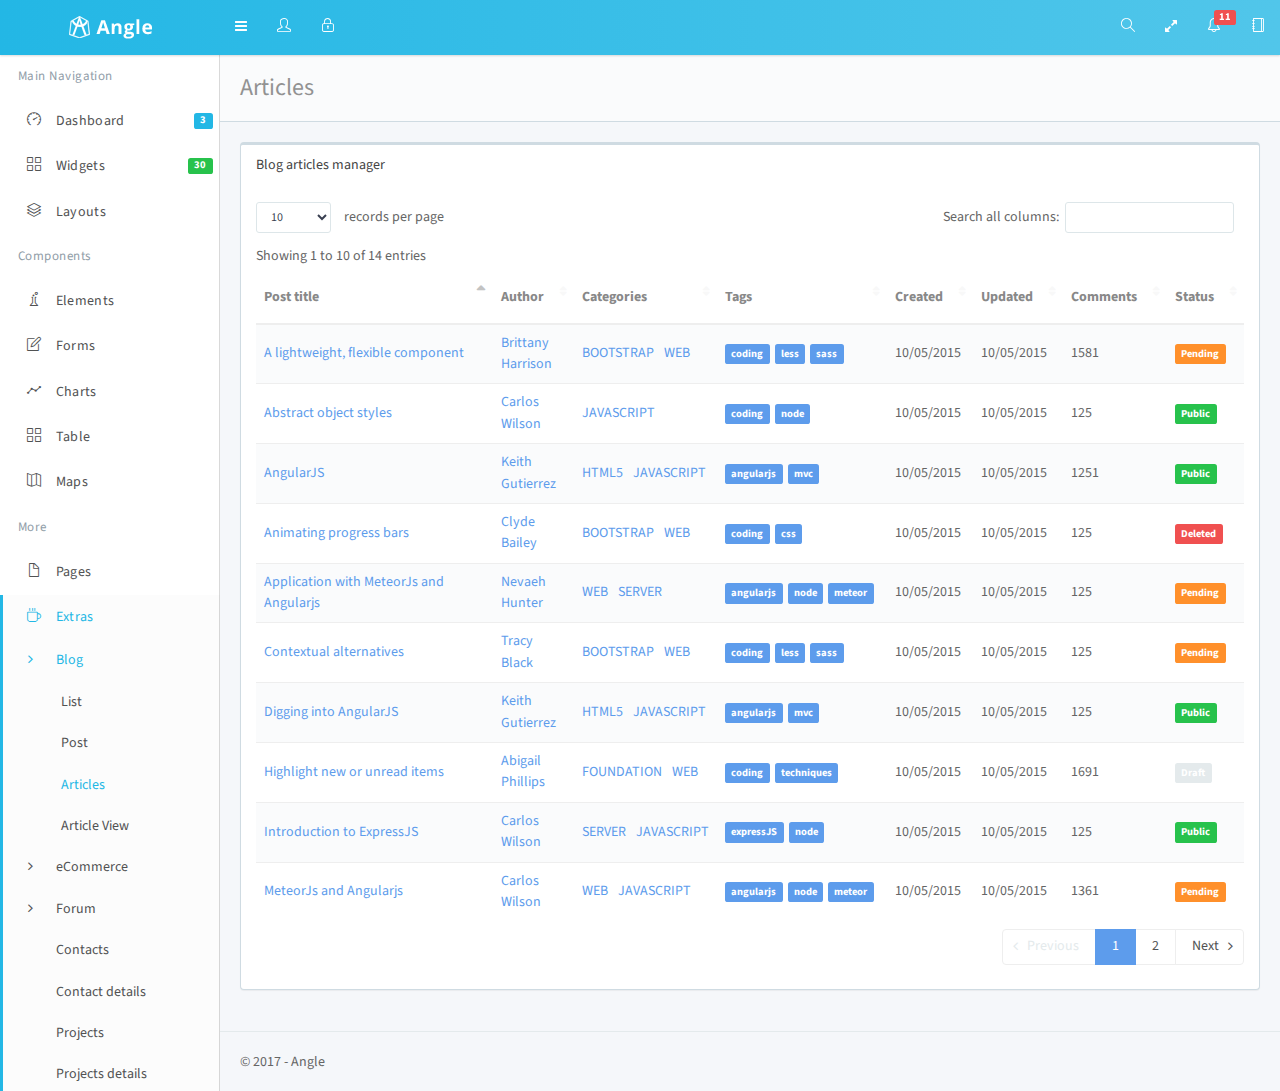
<file: BugTracker/app/blog-articles.html>
<!DOCTYPE html>
<html lang="en">

<head>
   <meta charset="utf-8">
   <meta name="viewport" content="width=device-width, initial-scale=1, maximum-scale=1">
   <meta name="description" content="Bootstrap Admin App + jQuery">
   <meta name="keywords" content="app, responsive, jquery, bootstrap, dashboard, admin">
   <title>Angle - Bootstrap Admin Template</title>
   <!-- =============== VENDOR STYLES ===============-->
   <!-- FONT AWESOME-->
   <link rel="stylesheet" href="../vendor/fontawesome/css/font-awesome.min.css">
   <!-- SIMPLE LINE ICONS-->
   <link rel="stylesheet" href="../vendor/simple-line-icons/css/simple-line-icons.css">
   <!-- ANIMATE.CSS-->
   <link rel="stylesheet" href="../vendor/animate.css/animate.min.css">
   <!-- WHIRL (spinners)-->
   <link rel="stylesheet" href="../vendor/whirl/dist/whirl.css">
   <!-- =============== PAGE VENDOR STYLES ===============-->
   <!-- DATATABLES-->
   <link rel="stylesheet" href="../vendor/datatables-colvis/css/dataTables.colVis.css">
   <link rel="stylesheet" href="../vendor/datatables/media/css/dataTables.bootstrap.css">
   <link rel="stylesheet" href="../vendor/dataTables.fontAwesome/index.css">
   <!-- =============== BOOTSTRAP STYLES ===============-->
   <link rel="stylesheet" href="css/bootstrap.css" id="bscss">
   <!-- =============== APP STYLES ===============-->
   <link rel="stylesheet" href="css/app.css" id="maincss">
</head>

<body>
   <div class="wrapper">
      <!-- top navbar-->
      <header class="topnavbar-wrapper">
         <!-- START Top Navbar-->
         <nav role="navigation" class="navbar topnavbar">
            <!-- START navbar header-->
            <div class="navbar-header">
               <a href="#/" class="navbar-brand">
                  <div class="brand-logo">
                     <img src="img/logo.png" alt="App Logo" class="img-responsive">
                  </div>
                  <div class="brand-logo-collapsed">
                     <img src="img/logo-single.png" alt="App Logo" class="img-responsive">
                  </div>
               </a>
            </div>
            <!-- END navbar header-->
            <!-- START Nav wrapper-->
            <div class="nav-wrapper">
               <!-- START Left navbar-->
               <ul class="nav navbar-nav">
                  <li>
                     <!-- Button used to collapse the left sidebar. Only visible on tablet and desktops-->
                     <a href="#" data-trigger-resize="" data-toggle-state="aside-collapsed" class="hidden-xs">
                        <em class="fa fa-navicon"></em>
                     </a>
                     <!-- Button to show/hide the sidebar on mobile. Visible on mobile only.-->
                     <a href="#" data-toggle-state="aside-toggled" data-no-persist="true" class="visible-xs sidebar-toggle">
                        <em class="fa fa-navicon"></em>
                     </a>
                  </li>
                  <!-- START User avatar toggle-->
                  <li>
                     <!-- Button used to collapse the left sidebar. Only visible on tablet and desktops-->
                     <a id="user-block-toggle" href="#user-block" data-toggle="collapse">
                        <em class="icon-user"></em>
                     </a>
                  </li>
                  <!-- END User avatar toggle-->
                  <!-- START lock screen-->
                  <li>
                     <a href="lock.html" title="Lock screen">
                        <em class="icon-lock"></em>
                     </a>
                  </li>
                  <!-- END lock screen-->
               </ul>
               <!-- END Left navbar-->
               <!-- START Right Navbar-->
               <ul class="nav navbar-nav navbar-right">
                  <!-- Search icon-->
                  <li>
                     <a href="#" data-search-open="">
                        <em class="icon-magnifier"></em>
                     </a>
                  </li>
                  <!-- Fullscreen (only desktops)-->
                  <li class="visible-lg">
                     <a href="#" data-toggle-fullscreen="">
                        <em class="fa fa-expand"></em>
                     </a>
                  </li>
                  <!-- START Alert menu-->
                  <li class="dropdown dropdown-list">
                     <a href="#" data-toggle="dropdown">
                        <em class="icon-bell"></em>
                        <div class="label label-danger">11</div>
                     </a>
                     <!-- START Dropdown menu-->
                     <ul class="dropdown-menu animated flipInX">
                        <li>
                           <!-- START list group-->
                           <div class="list-group">
                              <!-- list item-->
                              <a href="#" class="list-group-item">
                                 <div class="media-box">
                                    <div class="pull-left">
                                       <em class="fa fa-twitter fa-2x text-info"></em>
                                    </div>
                                    <div class="media-box-body clearfix">
                                       <p class="m0">New followers</p>
                                       <p class="m0 text-muted">
                                          <small>1 new follower</small>
                                       </p>
                                    </div>
                                 </div>
                              </a>
                              <!-- list item-->
                              <a href="#" class="list-group-item">
                                 <div class="media-box">
                                    <div class="pull-left">
                                       <em class="fa fa-envelope fa-2x text-warning"></em>
                                    </div>
                                    <div class="media-box-body clearfix">
                                       <p class="m0">New e-mails</p>
                                       <p class="m0 text-muted">
                                          <small>You have 10 new emails</small>
                                       </p>
                                    </div>
                                 </div>
                              </a>
                              <!-- list item-->
                              <a href="#" class="list-group-item">
                                 <div class="media-box">
                                    <div class="pull-left">
                                       <em class="fa fa-tasks fa-2x text-success"></em>
                                    </div>
                                    <div class="media-box-body clearfix">
                                       <p class="m0">Pending Tasks</p>
                                       <p class="m0 text-muted">
                                          <small>11 pending task</small>
                                       </p>
                                    </div>
                                 </div>
                              </a>
                              <!-- last list item-->
                              <a href="#" class="list-group-item">
                                 <small>More notifications</small>
                                 <span class="label label-danger pull-right">14</span>
                              </a>
                           </div>
                           <!-- END list group-->
                        </li>
                     </ul>
                     <!-- END Dropdown menu-->
                  </li>
                  <!-- END Alert menu-->
                  <!-- START Offsidebar button-->
                  <li>
                     <a href="#" data-toggle-state="offsidebar-open" data-no-persist="true">
                        <em class="icon-notebook"></em>
                     </a>
                  </li>
                  <!-- END Offsidebar menu-->
               </ul>
               <!-- END Right Navbar-->
            </div>
            <!-- END Nav wrapper-->
            <!-- START Search form-->
            <form role="search" action="search.html" class="navbar-form">
               <div class="form-group has-feedback">
                  <input type="text" placeholder="Type and hit enter ..." class="form-control">
                  <div data-search-dismiss="" class="fa fa-times form-control-feedback"></div>
               </div>
               <button type="submit" class="hidden btn btn-default">Submit</button>
            </form>
            <!-- END Search form-->
         </nav>
         <!-- END Top Navbar-->
      </header>
      <!-- sidebar-->
      <aside class="aside">
         <!-- START Sidebar (left)-->
         <div class="aside-inner">
            <nav data-sidebar-anyclick-close="" class="sidebar">
               <!-- START sidebar nav-->
               <ul class="nav">
                  <!-- START user info-->
                  <li class="has-user-block">
                     <div id="user-block" class="collapse">
                        <div class="item user-block">
                           <!-- User picture-->
                           <div class="user-block-picture">
                              <div class="user-block-status">
                                 <img src="img/user/02.jpg" alt="Avatar" width="60" height="60" class="img-thumbnail img-circle">
                                 <div class="circle circle-success circle-lg"></div>
                              </div>
                           </div>
                           <!-- Name and Job-->
                           <div class="user-block-info">
                              <span class="user-block-name">Hello, Mike</span>
                              <span class="user-block-role">Designer</span>
                           </div>
                        </div>
                     </div>
                  </li>
                  <!-- END user info-->
                  <!-- Iterates over all sidebar items-->
                  <li class="nav-heading ">
                     <span data-localize="sidebar.heading.HEADER">Main Navigation</span>
                  </li>
                  <li class=" ">
                     <a href="#dashboard" title="Dashboard" data-toggle="collapse">
                        <div class="pull-right label label-info">3</div>
                        <em class="icon-speedometer"></em>
                        <span data-localize="sidebar.nav.DASHBOARD">Dashboard</span>
                     </a>
                     <ul id="dashboard" class="nav sidebar-subnav collapse">
                        <li class="sidebar-subnav-header">Dashboard</li>
                        <li class=" ">
                           <a href="dashboard.html" title="Dashboard v1">
                              <span>Dashboard v1</span>
                           </a>
                        </li>
                        <li class=" ">
                           <a href="dashboard_v2.html" title="Dashboard v2">
                              <span>Dashboard v2</span>
                           </a>
                        </li>
                        <li class=" ">
                           <a href="dashboard_v3.html" title="Dashboard v3">
                              <span>Dashboard v3</span>
                           </a>
                        </li>
                     </ul>
                  </li>
                  <li class=" ">
                     <a href="widgets.html" title="Widgets">
                        <div class="pull-right label label-success">30</div>
                        <em class="icon-grid"></em>
                        <span data-localize="sidebar.nav.WIDGETS">Widgets</span>
                     </a>
                  </li>
                  <li class=" ">
                     <a href="#layout" title="Layouts" data-toggle="collapse">
                        <em class="icon-layers"></em>
                        <span>Layouts</span>
                     </a>
                     <ul id="layout" class="nav sidebar-subnav collapse">
                        <li class="sidebar-subnav-header">Layouts</li>
                        <li class=" ">
                           <a href="dashboard_h.html" title="Horizontal">
                              <span>Horizontal</span>
                           </a>
                        </li>
                     </ul>
                  </li>
                  <li class="nav-heading ">
                     <span data-localize="sidebar.heading.COMPONENTS">Components</span>
                  </li>
                  <li class=" ">
                     <a href="#elements" title="Elements" data-toggle="collapse">
                        <em class="icon-chemistry"></em>
                        <span data-localize="sidebar.nav.element.ELEMENTS">Elements</span>
                     </a>
                     <ul id="elements" class="nav sidebar-subnav collapse">
                        <li class="sidebar-subnav-header">Elements</li>
                        <li class=" ">
                           <a href="buttons.html" title="Buttons">
                              <span data-localize="sidebar.nav.element.BUTTON">Buttons</span>
                           </a>
                        </li>
                        <li class=" ">
                           <a href="notifications.html" title="Notifications">
                              <span data-localize="sidebar.nav.element.NOTIFICATION">Notifications</span>
                           </a>
                        </li>
                        <li class=" ">
                           <a href="sweetalert.html" title="Sweet Alert">
                              <span>Sweet Alert</span>
                           </a>
                        </li>
                        <li class=" ">
                           <a href="tour.html" title="Tour">
                              <span>Tour</span>
                           </a>
                        </li>
                        <li class=" ">
                           <a href="carousel.html" title="Carousel">
                              <span data-localize="sidebar.nav.element.INTERACTION">Carousel</span>
                           </a>
                        </li>
                        <li class=" ">
                           <a href="spinners.html" title="Spinners">
                              <span data-localize="sidebar.nav.element.SPINNER">Spinners</span>
                           </a>
                        </li>
                        <li class=" ">
                           <a href="animations.html" title="Animations">
                              <span data-localize="sidebar.nav.element.ANIMATION">Animations</span>
                           </a>
                        </li>
                        <li class=" ">
                           <a href="dropdown-animations.html" title="Dropdown">
                              <span data-localize="sidebar.nav.element.DROPDOWN">Dropdown</span>
                           </a>
                        </li>
                        <li class=" ">
                           <a href="nestable.html" title="Nestable">
                              <span>Nestable</span>
                           </a>
                        </li>
                        <li class=" ">
                           <a href="sortable.html" title="Sortable">
                              <span>Sortable</span>
                           </a>
                        </li>
                        <li class=" ">
                           <a href="panels.html" title="Panels">
                              <span data-localize="sidebar.nav.element.PANEL">Panels</span>
                           </a>
                        </li>
                        <li class=" ">
                           <a href="portlets.html" title="Portlets">
                              <span data-localize="sidebar.nav.element.PORTLET">Portlets</span>
                           </a>
                        </li>
                        <li class=" ">
                           <a href="grid.html" title="Grid">
                              <span data-localize="sidebar.nav.element.GRID">Grid</span>
                           </a>
                        </li>
                        <li class=" ">
                           <a href="grid-masonry.html" title="Grid Masonry">
                              <span data-localize="sidebar.nav.element.GRID_MASONRY">Grid Masonry</span>
                           </a>
                        </li>
                        <li class=" ">
                           <a href="typo.html" title="Typography">
                              <span data-localize="sidebar.nav.element.TYPO">Typography</span>
                           </a>
                        </li>
                        <li class=" ">
                           <a href="icons-font.html" title="Font Icons">
                              <div class="pull-right label label-success">+400</div>
                              <span data-localize="sidebar.nav.element.FONT_ICON">Font Icons</span>
                           </a>
                        </li>
                        <li class=" ">
                           <a href="icons-weather.html" title="Weather Icons">
                              <div class="pull-right label label-success">+100</div>
                              <span data-localize="sidebar.nav.element.WEATHER_ICON">Weather Icons</span>
                           </a>
                        </li>
                        <li class=" ">
                           <a href="colors.html" title="Colors">
                              <span data-localize="sidebar.nav.element.COLOR">Colors</span>
                           </a>
                        </li>
                     </ul>
                  </li>
                  <li class=" ">
                     <a href="#forms" title="Forms" data-toggle="collapse">
                        <em class="icon-note"></em>
                        <span data-localize="sidebar.nav.form.FORM">Forms</span>
                     </a>
                     <ul id="forms" class="nav sidebar-subnav collapse">
                        <li class="sidebar-subnav-header">Forms</li>
                        <li class=" ">
                           <a href="form-standard.html" title="Standard">
                              <span data-localize="sidebar.nav.form.STANDARD">Standard</span>
                           </a>
                        </li>
                        <li class=" ">
                           <a href="form-extended.html" title="Extended">
                              <span data-localize="sidebar.nav.form.EXTENDED">Extended</span>
                           </a>
                        </li>
                        <li class=" ">
                           <a href="form-validation.html" title="Validation">
                              <span data-localize="sidebar.nav.form.VALIDATION">Validation</span>
                           </a>
                        </li>
                        <li class=" ">
                           <a href="form-wizard.html" title="Wizard">
                              <span>Wizard</span>
                           </a>
                        </li>
                        <li class=" ">
                           <a href="form-upload.html" title="Upload">
                              <span>Upload</span>
                           </a>
                        </li>
                        <li class=" ">
                           <a href="form-xeditable.html" title="xEditable">
                              <span>xEditable</span>
                           </a>
                        </li>
                        <li class=" ">
                           <a href="form-imagecrop.html" title="Cropper">
                              <span>Cropper</span>
                           </a>
                        </li>
                     </ul>
                  </li>
                  <li class=" ">
                     <a href="#charts" title="Charts" data-toggle="collapse">
                        <em class="icon-graph"></em>
                        <span data-localize="sidebar.nav.chart.CHART">Charts</span>
                     </a>
                     <ul id="charts" class="nav sidebar-subnav collapse">
                        <li class="sidebar-subnav-header">Charts</li>
                        <li class=" ">
                           <a href="chart-flot.html" title="Flot">
                              <span data-localize="sidebar.nav.chart.FLOT">Flot</span>
                           </a>
                        </li>
                        <li class=" ">
                           <a href="chart-radial.html" title="Radial">
                              <span data-localize="sidebar.nav.chart.RADIAL">Radial</span>
                           </a>
                        </li>
                        <li class=" ">
                           <a href="chart-js.html" title="Chart JS">
                              <span>Chart JS</span>
                           </a>
                        </li>
                        <li class=" ">
                           <a href="chart-rickshaw.html" title="Rickshaw">
                              <span>Rickshaw</span>
                           </a>
                        </li>
                        <li class=" ">
                           <a href="chart-morris.html" title="MorrisJS">
                              <span>MorrisJS</span>
                           </a>
                        </li>
                        <li class=" ">
                           <a href="chart-chartist.html" title="Chartist">
                              <span>Chartist</span>
                           </a>
                        </li>
                     </ul>
                  </li>
                  <li class=" ">
                     <a href="#tables" title="Tables" data-toggle="collapse">
                        <em class="icon-grid"></em>
                        <span data-localize="sidebar.nav.table.TABLE">Tables</span>
                     </a>
                     <ul id="tables" class="nav sidebar-subnav collapse">
                        <li class="sidebar-subnav-header">Tables</li>
                        <li class=" ">
                           <a href="table-standard.html" title="Standard">
                              <span data-localize="sidebar.nav.table.STANDARD">Standard</span>
                           </a>
                        </li>
                        <li class=" ">
                           <a href="table-extended.html" title="Extended">
                              <span data-localize="sidebar.nav.table.EXTENDED">Extended</span>
                           </a>
                        </li>
                        <li class=" ">
                           <a href="table-datatable.html" title="DataTables">
                              <span data-localize="sidebar.nav.table.DATATABLE">DataTables</span>
                           </a>
                        </li>
                        <li class=" ">
                           <a href="table-jqgrid.html" title="jqGrid">
                              <span>jqGrid</span>
                           </a>
                        </li>
                     </ul>
                  </li>
                  <li class=" ">
                     <a href="#maps" title="Maps" data-toggle="collapse">
                        <em class="icon-map"></em>
                        <span data-localize="sidebar.nav.map.MAP">Maps</span>
                     </a>
                     <ul id="maps" class="nav sidebar-subnav collapse">
                        <li class="sidebar-subnav-header">Maps</li>
                        <li class=" ">
                           <a href="maps-google.html" title="Google Maps">
                              <span data-localize="sidebar.nav.map.GOOGLE">Google Maps</span>
                           </a>
                        </li>
                        <li class=" ">
                           <a href="maps-vector.html" title="Vector Maps">
                              <span data-localize="sidebar.nav.map.VECTOR">Vector Maps</span>
                           </a>
                        </li>
                     </ul>
                  </li>
                  <li class="nav-heading ">
                     <span data-localize="sidebar.heading.MORE">More</span>
                  </li>
                  <li class=" ">
                     <a href="#pages" title="Pages" data-toggle="collapse">
                        <em class="icon-doc"></em>
                        <span data-localize="sidebar.nav.pages.PAGES">Pages</span>
                     </a>
                     <ul id="pages" class="nav sidebar-subnav collapse">
                        <li class="sidebar-subnav-header">Pages</li>
                        <li class=" ">
                           <a href="login.html" title="Login">
                              <span data-localize="sidebar.nav.pages.LOGIN">Login</span>
                           </a>
                        </li>
                        <li class=" ">
                           <a href="register.html" title="Sign up">
                              <span data-localize="sidebar.nav.pages.REGISTER">Sign up</span>
                           </a>
                        </li>
                        <li class=" ">
                           <a href="recover.html" title="Recover Password">
                              <span data-localize="sidebar.nav.pages.RECOVER">Recover Password</span>
                           </a>
                        </li>
                        <li class=" ">
                           <a href="lock.html" title="Lock">
                              <span data-localize="sidebar.nav.pages.LOCK">Lock</span>
                           </a>
                        </li>
                        <li class=" ">
                           <a href="template.html" title="Starter Template">
                              <span data-localize="sidebar.nav.pages.STARTER">Starter Template</span>
                           </a>
                        </li>
                        <li class=" ">
                           <a href="404.html" title="404">
                              <span>404</span>
                           </a>
                        </li>
                        <li class=" ">
                           <a href="500.html" title="500">
                              <span>500</span>
                           </a>
                        </li>
                        <li class=" ">
                           <a href="maintenance.html" title="Maintenance">
                              <span>Maintenance</span>
                           </a>
                        </li>
                     </ul>
                  </li>
                  <li class=" ">
                     <a href="#extras" title="Extras" data-toggle="collapse">
                        <em class="icon-cup"></em>
                        <span data-localize="sidebar.nav.extra.EXTRA">Extras</span>
                     </a>
                     <ul id="extras" class="nav sidebar-subnav collapse">
                        <li class="sidebar-subnav-header">Extras</li>
                        <li class=" ">
                           <a href="#blog" title="Blog" data-toggle="collapse">
                              <em class="fa fa-angle-right"></em>
                              <span>Blog</span>
                           </a>
                           <ul id="blog" class="nav sidebar-subnav collapse">
                              <li class="sidebar-subnav-header">Blog</li>
                              <li class=" ">
                                 <a href="blog.html" title="List">
                                    <span>List</span>
                                 </a>
                              </li>
                              <li class=" ">
                                 <a href="blog-post.html" title="Post">
                                    <span>Post</span>
                                 </a>
                              </li>
                              <li class=" active">
                                 <a href="blog-articles.html" title="Articles">
                                    <span>Articles</span>
                                 </a>
                              </li>
                              <li class=" ">
                                 <a href="blog-article-view.html" title="Article View">
                                    <span>Article View</span>
                                 </a>
                              </li>
                           </ul>
                        </li>
                        <li class=" ">
                           <a href="#ecommerce" title="eCommerce" data-toggle="collapse">
                              <em class="fa fa-angle-right"></em>
                              <span>eCommerce</span>
                           </a>
                           <ul id="ecommerce" class="nav sidebar-subnav collapse">
                              <li class="sidebar-subnav-header">eCommerce</li>
                              <li class=" ">
                                 <a href="ecommerce-orders.html" title="Orders">
                                    <div class="pull-right label label-info">10</div>
                                    <span>Orders</span>
                                 </a>
                              </li>
                              <li class=" ">
                                 <a href="ecommerce-order-view.html" title="Order View">
                                    <span>Order View</span>
                                 </a>
                              </li>
                              <li class=" ">
                                 <a href="ecommerce-products.html" title="Products">
                                    <span>Products</span>
                                 </a>
                              </li>
                              <li class=" ">
                                 <a href="ecommerce-product-view.html" title="Product View">
                                    <span>Product View</span>
                                 </a>
                              </li>
                              <li class=" ">
                                 <a href="ecommerce-checkout.html" title="Checkout">
                                    <span>Checkout</span>
                                 </a>
                              </li>
                           </ul>
                        </li>
                        <li class=" ">
                           <a href="#forum" title="Forum" data-toggle="collapse">
                              <em class="fa fa-angle-right"></em>
                              <span>Forum</span>
                           </a>
                           <ul id="forum" class="nav sidebar-subnav collapse">
                              <li class="sidebar-subnav-header">Forum</li>
                              <li class=" ">
                                 <a href="forum-categories.html" title="Categories">
                                    <span>Categories</span>
                                 </a>
                              </li>
                              <li class=" ">
                                 <a href="forum-topics.html" title="Topics">
                                    <span>Topics</span>
                                 </a>
                              </li>
                              <li class=" ">
                                 <a href="forum-discussion.html" title="Discussion">
                                    <span>Discussion</span>
                                 </a>
                              </li>
                           </ul>
                        </li>
                        <li class=" ">
                           <a href="contacts.html" title="Contacts">
                              <span>Contacts</span>
                           </a>
                        </li>
                        <li class=" ">
                           <a href="contact-details.html" title="Contact details">
                              <span>Contact details</span>
                           </a>
                        </li>
                        <li class=" ">
                           <a href="projects.html" title="Projects">
                              <span>Projects</span>
                           </a>
                        </li>
                        <li class=" ">
                           <a href="project-details.html" title="Projects details">
                              <span>Projects details</span>
                           </a>
                        </li>
                        <li class=" ">
                           <a href="team-viewer.html" title="Team viewer">
                              <span>Team viewer</span>
                           </a>
                        </li>
                        <li class=" ">
                           <a href="social-board.html" title="Social board">
                              <span>Social board</span>
                           </a>
                        </li>
                        <li class=" ">
                           <a href="vote-links.html" title="Vote links">
                              <span>Vote links</span>
                           </a>
                        </li>
                        <li class=" ">
                           <a href="bug-tracker.html" title="Bug tracker">
                              <span>Bug tracker</span>
                           </a>
                        </li>
                        <li class=" ">
                           <a href="faq.html" title="FAQ">
                              <span>FAQ</span>
                           </a>
                        </li>
                        <li class=" ">
                           <a href="help-center.html" title="Help Center">
                              <span>Help Center</span>
                           </a>
                        </li>
                        <li class=" ">
                           <a href="followers.html" title="Followers">
                              <span>Followers</span>
                           </a>
                        </li>
                        <li class=" ">
                           <a href="settings.html" title="Settings">
                              <span>Settings</span>
                           </a>
                        </li>
                        <li class=" ">
                           <a href="plans.html" title="Plans">
                              <span>Plans</span>
                           </a>
                        </li>
                        <li class=" ">
                           <a href="file-manager.html" title="File manager">
                              <span>File manager</span>
                           </a>
                        </li>
                        <li class=" ">
                           <a href="mailbox.html" title="Mailbox">
                              <span data-localize="sidebar.nav.extra.MAILBOX">Mailbox</span>
                           </a>
                        </li>
                        <li class=" ">
                           <a href="timeline.html" title="Timeline">
                              <span data-localize="sidebar.nav.extra.TIMELINE">Timeline</span>
                           </a>
                        </li>
                        <li class=" ">
                           <a href="calendar.html" title="Calendar">
                              <span data-localize="sidebar.nav.extra.CALENDAR">Calendar</span>
                           </a>
                        </li>
                        <li class=" ">
                           <a href="invoice.html" title="Invoice">
                              <span data-localize="sidebar.nav.extra.INVOICE">Invoice</span>
                           </a>
                        </li>
                        <li class=" ">
                           <a href="search.html" title="Search">
                              <span data-localize="sidebar.nav.extra.SEARCH">Search</span>
                           </a>
                        </li>
                        <li class=" ">
                           <a href="todo.html" title="Todo List">
                              <span data-localize="sidebar.nav.extra.TODO">Todo List</span>
                           </a>
                        </li>
                        <li class=" ">
                           <a href="profile.html" title="Profile">
                              <span data-localize="sidebar.nav.extra.PROFILE">Profile</span>
                           </a>
                        </li>
                     </ul>
                  </li>
                  <li class=" ">
                     <a href="#multilevel" title="Multilevel" data-toggle="collapse">
                        <em class="fa fa-folder-open-o"></em>
                        <span>Multilevel</span>
                     </a>
                     <ul id="multilevel" class="nav sidebar-subnav collapse">
                        <li class="sidebar-subnav-header">Multilevel</li>
                        <li class=" ">
                           <a href="#level1" title="Level 1" data-toggle="collapse">
                              <span>Level 1</span>
                           </a>
                           <ul id="level1" class="nav sidebar-subnav collapse">
                              <li class="sidebar-subnav-header">Level 1</li>
                              <li class=" ">
                                 <a href="multilevel-1.html" title="Level1 Item">
                                    <span>Level1 Item</span>
                                 </a>
                              </li>
                              <li class=" ">
                                 <a href="#level2" title="Level 2" data-toggle="collapse">
                                    <span>Level 2</span>
                                 </a>
                                 <ul id="level2" class="nav sidebar-subnav collapse">
                                    <li class="sidebar-subnav-header">Level 2</li>
                                    <li class=" ">
                                       <a href="#level3" title="Level 3" data-toggle="collapse">
                                          <span>Level 3</span>
                                       </a>
                                       <ul id="level3" class="nav sidebar-subnav collapse">
                                          <li class="sidebar-subnav-header">Level 3</li>
                                          <li class=" ">
                                             <a href="multilevel-3.html" title="Level3 Item">
                                                <span>Level3 Item</span>
                                             </a>
                                          </li>
                                       </ul>
                                    </li>
                                 </ul>
                              </li>
                           </ul>
                        </li>
                     </ul>
                  </li>
                  <li class=" ">
                     <a href="documentation.html" title="Documentation">
                        <em class="icon-graduation"></em>
                        <span data-localize="sidebar.nav.DOCUMENTATION">Documentation</span>
                     </a>
                  </li>
               </ul>
               <!-- END sidebar nav-->
            </nav>
         </div>
         <!-- END Sidebar (left)-->
      </aside>
      <!-- offsidebar-->
      <aside class="offsidebar hide">
         <!-- START Off Sidebar (right)-->
         <nav>
            <div role="tabpanel">
               <!-- Nav tabs-->
               <ul role="tablist" class="nav nav-tabs nav-justified">
                  <li role="presentation" class="active">
                     <a href="#app-settings" aria-controls="app-settings" role="tab" data-toggle="tab">
                        <em class="icon-equalizer fa-lg"></em>
                     </a>
                  </li>
                  <li role="presentation">
                     <a href="#app-chat" aria-controls="app-chat" role="tab" data-toggle="tab">
                        <em class="icon-user fa-lg"></em>
                     </a>
                  </li>
               </ul>
               <!-- Tab panes-->
               <div class="tab-content">
                  <div id="app-settings" role="tabpanel" class="tab-pane fade in active">
                     <h3 class="text-center text-thin">Settings</h3>
                     <div class="p">
                        <h4 class="text-muted text-thin">Themes</h4>
                        <div class="table-grid mb">
                           <div class="col mb">
                              <div class="setting-color">
                                 <label data-load-css="css/theme-a.css">
                                    <input type="radio" name="setting-theme" checked="checked">
                                    <span class="icon-check"></span>
                                    <span class="split">
                                       <span class="color bg-info"></span>
                                       <span class="color bg-info-light"></span>
                                    </span>
                                    <span class="color bg-white"></span>
                                 </label>
                              </div>
                           </div>
                           <div class="col mb">
                              <div class="setting-color">
                                 <label data-load-css="css/theme-b.css">
                                    <input type="radio" name="setting-theme">
                                    <span class="icon-check"></span>
                                    <span class="split">
                                       <span class="color bg-green"></span>
                                       <span class="color bg-green-light"></span>
                                    </span>
                                    <span class="color bg-white"></span>
                                 </label>
                              </div>
                           </div>
                           <div class="col mb">
                              <div class="setting-color">
                                 <label data-load-css="css/theme-c.css">
                                    <input type="radio" name="setting-theme">
                                    <span class="icon-check"></span>
                                    <span class="split">
                                       <span class="color bg-purple"></span>
                                       <span class="color bg-purple-light"></span>
                                    </span>
                                    <span class="color bg-white"></span>
                                 </label>
                              </div>
                           </div>
                           <div class="col mb">
                              <div class="setting-color">
                                 <label data-load-css="css/theme-d.css">
                                    <input type="radio" name="setting-theme">
                                    <span class="icon-check"></span>
                                    <span class="split">
                                       <span class="color bg-danger"></span>
                                       <span class="color bg-danger-light"></span>
                                    </span>
                                    <span class="color bg-white"></span>
                                 </label>
                              </div>
                           </div>
                        </div>
                        <div class="table-grid mb">
                           <div class="col mb">
                              <div class="setting-color">
                                 <label data-load-css="css/theme-e.css">
                                    <input type="radio" name="setting-theme">
                                    <span class="icon-check"></span>
                                    <span class="split">
                                       <span class="color bg-info-dark"></span>
                                       <span class="color bg-info"></span>
                                    </span>
                                    <span class="color bg-gray-dark"></span>
                                 </label>
                              </div>
                           </div>
                           <div class="col mb">
                              <div class="setting-color">
                                 <label data-load-css="css/theme-f.css">
                                    <input type="radio" name="setting-theme">
                                    <span class="icon-check"></span>
                                    <span class="split">
                                       <span class="color bg-green-dark"></span>
                                       <span class="color bg-green"></span>
                                    </span>
                                    <span class="color bg-gray-dark"></span>
                                 </label>
                              </div>
                           </div>
                           <div class="col mb">
                              <div class="setting-color">
                                 <label data-load-css="css/theme-g.css">
                                    <input type="radio" name="setting-theme">
                                    <span class="icon-check"></span>
                                    <span class="split">
                                       <span class="color bg-purple-dark"></span>
                                       <span class="color bg-purple"></span>
                                    </span>
                                    <span class="color bg-gray-dark"></span>
                                 </label>
                              </div>
                           </div>
                           <div class="col mb">
                              <div class="setting-color">
                                 <label data-load-css="css/theme-h.css">
                                    <input type="radio" name="setting-theme">
                                    <span class="icon-check"></span>
                                    <span class="split">
                                       <span class="color bg-danger-dark"></span>
                                       <span class="color bg-danger"></span>
                                    </span>
                                    <span class="color bg-gray-dark"></span>
                                 </label>
                              </div>
                           </div>
                        </div>
                     </div>
                     <div class="p">
                        <h4 class="text-muted text-thin">Layout</h4>
                        <div class="clearfix">
                           <p class="pull-left">Fixed</p>
                           <div class="pull-right">
                              <label class="switch">
                                 <input id="chk-fixed" type="checkbox" data-toggle-state="layout-fixed">
                                 <span></span>
                              </label>
                           </div>
                        </div>
                        <div class="clearfix">
                           <p class="pull-left">Boxed</p>
                           <div class="pull-right">
                              <label class="switch">
                                 <input id="chk-boxed" type="checkbox" data-toggle-state="layout-boxed">
                                 <span></span>
                              </label>
                           </div>
                        </div>
                        <div class="clearfix">
                           <p class="pull-left">RTL</p>
                           <div class="pull-right">
                              <label class="switch">
                                 <input id="chk-rtl" type="checkbox">
                                 <span></span>
                              </label>
                           </div>
                        </div>
                     </div>
                     <div class="p">
                        <h4 class="text-muted text-thin">Aside</h4>
                        <div class="clearfix">
                           <p class="pull-left">Collapsed</p>
                           <div class="pull-right">
                              <label class="switch">
                                 <input id="chk-collapsed" type="checkbox" data-toggle-state="aside-collapsed">
                                 <span></span>
                              </label>
                           </div>
                        </div>
                        <div class="clearfix">
                           <p class="pull-left">Collapsed Text</p>
                           <div class="pull-right">
                              <label class="switch">
                                 <input id="chk-collapsed-text" type="checkbox" data-toggle-state="aside-collapsed-text">
                                 <span></span>
                              </label>
                           </div>
                        </div>
                        <div class="clearfix">
                           <p class="pull-left">Float</p>
                           <div class="pull-right">
                              <label class="switch">
                                 <input id="chk-float" type="checkbox" data-toggle-state="aside-float">
                                 <span></span>
                              </label>
                           </div>
                        </div>
                        <div class="clearfix">
                           <p class="pull-left">Hover</p>
                           <div class="pull-right">
                              <label class="switch">
                                 <input id="chk-hover" type="checkbox" data-toggle-state="aside-hover">
                                 <span></span>
                              </label>
                           </div>
                        </div>
                        <div class="clearfix">
                           <p class="pull-left">Show Scrollbar</p>
                           <div class="pull-right">
                              <label class="switch">
                                 <input id="chk-hover" type="checkbox" data-toggle-state="show-scrollbar" data-target=".sidebar">
                                 <span></span>
                              </label>
                           </div>
                        </div>
                     </div>
                  </div>
                  <div id="app-chat" role="tabpanel" class="tab-pane fade">
                     <h3 class="text-center text-thin">Connections</h3>
                     <ul class="nav">
                        <!-- START list title-->
                        <li class="p">
                           <small class="text-muted">ONLINE</small>
                        </li>
                        <!-- END list title-->
                        <li>
                           <!-- START User status-->
                           <a href="#" class="media-box p mt0">
                              <span class="pull-right">
                                 <span class="circle circle-success circle-lg"></span>
                              </span>
                              <span class="pull-left">
                                 <!-- Contact avatar-->
                                 <img src="img/user/05.jpg" alt="Image" class="media-box-object img-circle thumb48">
                              </span>
                              <!-- Contact info-->
                              <span class="media-box-body">
                                 <span class="media-box-heading">
                                    <strong>Juan Sims</strong>
                                    <br>
                                    <small class="text-muted">Designeer</small>
                                 </span>
                              </span>
                           </a>
                           <!-- END User status-->
                           <!-- START User status-->
                           <a href="#" class="media-box p mt0">
                              <span class="pull-right">
                                 <span class="circle circle-success circle-lg"></span>
                              </span>
                              <span class="pull-left">
                                 <!-- Contact avatar-->
                                 <img src="img/user/06.jpg" alt="Image" class="media-box-object img-circle thumb48">
                              </span>
                              <!-- Contact info-->
                              <span class="media-box-body">
                                 <span class="media-box-heading">
                                    <strong>Maureen Jenkins</strong>
                                    <br>
                                    <small class="text-muted">Designeer</small>
                                 </span>
                              </span>
                           </a>
                           <!-- END User status-->
                           <!-- START User status-->
                           <a href="#" class="media-box p mt0">
                              <span class="pull-right">
                                 <span class="circle circle-danger circle-lg"></span>
                              </span>
                              <span class="pull-left">
                                 <!-- Contact avatar-->
                                 <img src="img/user/07.jpg" alt="Image" class="media-box-object img-circle thumb48">
                              </span>
                              <!-- Contact info-->
                              <span class="media-box-body">
                                 <span class="media-box-heading">
                                    <strong>Billie Dunn</strong>
                                    <br>
                                    <small class="text-muted">Designeer</small>
                                 </span>
                              </span>
                           </a>
                           <!-- END User status-->
                           <!-- START User status-->
                           <a href="#" class="media-box p mt0">
                              <span class="pull-right">
                                 <span class="circle circle-warning circle-lg"></span>
                              </span>
                              <span class="pull-left">
                                 <!-- Contact avatar-->
                                 <img src="img/user/08.jpg" alt="Image" class="media-box-object img-circle thumb48">
                              </span>
                              <!-- Contact info-->
                              <span class="media-box-body">
                                 <span class="media-box-heading">
                                    <strong>Tomothy Roberts</strong>
                                    <br>
                                    <small class="text-muted">Designer</small>
                                 </span>
                              </span>
                           </a>
                           <!-- END User status-->
                        </li>
                        <!-- START list title-->
                        <li class="p">
                           <small class="text-muted">OFFLINE</small>
                        </li>
                        <!-- END list title-->
                        <li>
                           <!-- START User status-->
                           <a href="#" class="media-box p mt0">
                              <span class="pull-right">
                                 <span class="circle circle-lg"></span>
                              </span>
                              <span class="pull-left">
                                 <!-- Contact avatar-->
                                 <img src="img/user/09.jpg" alt="Image" class="media-box-object img-circle thumb48">
                              </span>
                              <!-- Contact info-->
                              <span class="media-box-body">
                                 <span class="media-box-heading">
                                    <strong>Lawrence Robinson</strong>
                                    <br>
                                    <small class="text-muted">Developer</small>
                                 </span>
                              </span>
                           </a>
                           <!-- END User status-->
                           <!-- START User status-->
                           <a href="#" class="media-box p mt0">
                              <span class="pull-right">
                                 <span class="circle circle-lg"></span>
                              </span>
                              <span class="pull-left">
                                 <!-- Contact avatar-->
                                 <img src="img/user/10.jpg" alt="Image" class="media-box-object img-circle thumb48">
                              </span>
                              <!-- Contact info-->
                              <span class="media-box-body">
                                 <span class="media-box-heading">
                                    <strong>Tyrone Owens</strong>
                                    <br>
                                    <small class="text-muted">Designer</small>
                                 </span>
                              </span>
                           </a>
                           <!-- END User status-->
                        </li>
                        <li>
                           <div class="p-lg text-center">
                              <!-- Optional link to list more users-->
                              <a href="#" title="See more contacts" class="btn btn-purple btn-sm">
                                 <strong>Load more..</strong>
                              </a>
                           </div>
                        </li>
                     </ul>
                     <!-- Extra items-->
                     <div class="p">
                        <p>
                           <small class="text-muted">Tasks completion</small>
                        </p>
                        <div class="progress progress-xs m0">
                           <div role="progressbar" aria-valuenow="80" aria-valuemin="0" aria-valuemax="100" class="progress-bar progress-bar-success progress-80">
                              <span class="sr-only">80% Complete</span>
                           </div>
                        </div>
                     </div>
                     <div class="p">
                        <p>
                           <small class="text-muted">Upload quota</small>
                        </p>
                        <div class="progress progress-xs m0">
                           <div role="progressbar" aria-valuenow="40" aria-valuemin="0" aria-valuemax="100" class="progress-bar progress-bar-warning progress-40">
                              <span class="sr-only">40% Complete</span>
                           </div>
                        </div>
                     </div>
                  </div>
               </div>
            </div>
         </nav>
         <!-- END Off Sidebar (right)-->
      </aside>
      <!-- Main section-->
      <section>
         <!-- Page content-->
         <div class="content-wrapper">
            <div class="content-heading">Articles</div>
            <!-- Zero Configuration-->
            <div class="panel panel-default">
               <div class="panel-heading">Blog articles manager</div>
               <div class="panel-body">
                  <div class="table-responsive b0">
                     <table id="datatable1" class="table table-striped table-hover">
                        <thead>
                           <tr>
                              <th class="wd-md">Post title</th>
                              <th>Author</th>
                              <th>Categories</th>
                              <th>Tags</th>
                              <th>Created</th>
                              <th>Updated</th>
                              <th>Comments</th>
                              <th>Status</th>
                           </tr>
                        </thead>
                        <tbody>
                           <tr>
                              <td><a href="">AngularJS</a>
                              </td>
                              <td><a href="">Keith Gutierrez</a>
                              </td>
                              <td><a href="" class="mr">HTML5</a><a href="">JAVASCRIPT</a>
                              </td>
                              <td> <a href="" class="mr-sm label label-primary">angularjs</a><a href="" class="mr-sm label label-primary">mvc</a>
                              </td>
                              <td>10/05/2015</td>
                              <td>10/05/2015</td>
                              <td>1251</td>
                              <td><a href="" class="mr-sm label label-success">Public</a>
                              </td>
                           </tr>
                           <tr>
                              <td><a href="">MeteorJs and Angularjs</a>
                              </td>
                              <td><a href="">Carlos Wilson</a>
                              </td>
                              <td><a href="" class="mr">WEB</a><a href="">JAVASCRIPT</a>
                              </td>
                              <td> <a href="" class="mr-sm label label-primary">angularjs</a><a href="" class="mr-sm label label-primary">node</a><a href="" class="mr-sm label label-primary">meteor</a>
                              </td>
                              <td>10/05/2015</td>
                              <td>10/05/2015</td>
                              <td>1361</td>
                              <td><a href="" class="mr-sm label label-warning">Pending</a>
                              </td>
                           </tr>
                           <tr>
                              <td><a href="">Working with ExpressJS </a>
                              </td>
                              <td><a href="">Carlos Wilson</a>
                              </td>
                              <td><a href="" class="mr">SERVER</a><a href="">JAVASCRIPT</a>
                              </td>
                              <td> <a href="" class="mr-sm label label-primary">expressJS</a><a href="" class="mr-sm label label-primary">node</a>
                              </td>
                              <td>10/05/2015</td>
                              <td>10/05/2015</td>
                              <td>125</td>
                              <td><a href="" class="mr-sm label label-success">Public</a>
                              </td>
                           </tr>
                           <tr>
                              <td><a href="">Abstract object styles</a>
                              </td>
                              <td><a href="">Carlos Wilson</a>
                              </td>
                              <td><a href="">JAVASCRIPT</a>
                              </td>
                              <td> <a href="" class="mr-sm label label-primary">coding</a><a href="" class="mr-sm label label-primary">node</a>
                              </td>
                              <td>10/05/2015</td>
                              <td>10/05/2015</td>
                              <td>125</td>
                              <td><a href="" class="mr-sm label label-success">Public</a>
                              </td>
                           </tr>
                           <tr>
                              <td><a href="">Animating progress bars</a>
                              </td>
                              <td><a href="">Clyde Bailey</a>
                              </td>
                              <td><a href="" class="mr">BOOTSTRAP</a><a href="">WEB</a>
                              </td>
                              <td> <a href="" class="mr-sm label label-primary">coding</a><a href="" class="mr-sm label label-primary">css</a>
                              </td>
                              <td>10/05/2015</td>
                              <td>10/05/2015</td>
                              <td>125</td>
                              <td><a href="" class="mr-sm label label-danger">Deleted</a>
                              </td>
                           </tr>
                           <tr>
                              <td><a href="">Contextual alternatives</a>
                              </td>
                              <td><a href="">Tracy Black</a>
                              </td>
                              <td><a href="" class="mr">BOOTSTRAP</a><a href="">WEB</a>
                              </td>
                              <td> <a href="" class="mr-sm label label-primary">coding</a><a href="" class="mr-sm label label-primary">less</a><a href="" class="mr-sm label label-primary">sass</a>
                              </td>
                              <td>10/05/2015</td>
                              <td>10/05/2015</td>
                              <td>125</td>
                              <td><a href="" class="mr-sm label label-warning">Pending</a>
                              </td>
                           </tr>
                           <tr>
                              <td><a href="">Responsive embed</a>
                              </td>
                              <td><a href="">Brittany Harrison</a>
                              </td>
                              <td><a href="" class="mr">FOUNDATION</a><a href="">WEB</a>
                              </td>
                              <td> <a href="" class="mr-sm label label-primary">coding</a><a href="" class="mr-sm label label-primary">techniques</a>
                              </td>
                              <td>10/05/2015</td>
                              <td>10/05/2015</td>
                              <td>125</td>
                              <td><a href="" class="mr-sm label label-default">Draft</a>
                              </td>
                           </tr>
                           <tr>
                              <td><a href="">Digging into AngularJS</a>
                              </td>
                              <td><a href="">Keith Gutierrez</a>
                              </td>
                              <td><a href="" class="mr">HTML5</a><a href="">JAVASCRIPT</a>
                              </td>
                              <td> <a href="" class="mr-sm label label-primary">angularjs</a><a href="" class="mr-sm label label-primary">mvc</a>
                              </td>
                              <td>10/05/2015</td>
                              <td>10/05/2015</td>
                              <td>125</td>
                              <td><a href="" class="mr-sm label label-success">Public</a>
                              </td>
                           </tr>
                           <tr>
                              <td><a href="">Application with MeteorJs and Angularjs</a>
                              </td>
                              <td><a href="">Nevaeh Hunter</a>
                              </td>
                              <td><a href="" class="mr">WEB</a><a href="">SERVER</a>
                              </td>
                              <td> <a href="" class="mr-sm label label-primary">angularjs</a><a href="" class="mr-sm label label-primary">node</a><a href="" class="mr-sm label label-primary">meteor</a>
                              </td>
                              <td>10/05/2015</td>
                              <td>10/05/2015</td>
                              <td>125</td>
                              <td><a href="" class="mr-sm label label-warning">Pending</a>
                              </td>
                           </tr>
                           <tr>
                              <td><a href="">Introduction to ExpressJS </a>
                              </td>
                              <td><a href="">Carlos Wilson</a>
                              </td>
                              <td><a href="" class="mr">SERVER</a><a href="">JAVASCRIPT</a>
                              </td>
                              <td> <a href="" class="mr-sm label label-primary">expressJS</a><a href="" class="mr-sm label label-primary">node</a>
                              </td>
                              <td>10/05/2015</td>
                              <td>10/05/2015</td>
                              <td>125</td>
                              <td><a href="" class="mr-sm label label-success">Public</a>
                              </td>
                           </tr>
                           <tr>
                              <td><a href="">Optional classes</a>
                              </td>
                              <td><a href="">Peter Lucas</a>
                              </td>
                              <td><a href="">WEB</a>
                              </td>
                              <td> <a href="" class="mr-sm label label-primary">coding</a><a href="" class="mr-sm label label-primary">node</a>
                              </td>
                              <td>10/05/2015</td>
                              <td>10/05/2015</td>
                              <td>125</td>
                              <td><a href="" class="mr-sm label label-success">Public</a>
                              </td>
                           </tr>
                           <tr>
                              <td><a href="">Typical user actions</a>
                              </td>
                              <td><a href="">Clyde Bailey</a>
                              </td>
                              <td><a href="" class="mr">BOOTSTRAP</a><a href="">WEB</a>
                              </td>
                              <td> <a href="" class="mr-sm label label-primary">coding</a><a href="" class="mr-sm label label-primary">css</a>
                              </td>
                              <td>10/05/2015</td>
                              <td>10/05/2015</td>
                              <td>1471</td>
                              <td><a href="" class="mr-sm label label-danger">Deleted</a>
                              </td>
                           </tr>
                           <tr>
                              <td><a href="">A lightweight, flexible component</a>
                              </td>
                              <td><a href="">Brittany Harrison</a>
                              </td>
                              <td><a href="" class="mr">BOOTSTRAP</a><a href="">WEB</a>
                              </td>
                              <td> <a href="" class="mr-sm label label-primary">coding</a><a href="" class="mr-sm label label-primary">less</a><a href="" class="mr-sm label label-primary">sass</a>
                              </td>
                              <td>10/05/2015</td>
                              <td>10/05/2015</td>
                              <td>1581</td>
                              <td><a href="" class="mr-sm label label-warning">Pending</a>
                              </td>
                           </tr>
                           <tr>
                              <td><a href="">Highlight new or unread items </a>
                              </td>
                              <td><a href="">Abigail Phillips</a>
                              </td>
                              <td><a href="" class="mr">FOUNDATION</a><a href="">WEB</a>
                              </td>
                              <td> <a href="" class="mr-sm label label-primary">coding</a><a href="" class="mr-sm label label-primary">techniques</a>
                              </td>
                              <td>10/05/2015</td>
                              <td>10/05/2015</td>
                              <td>1691</td>
                              <td><a href="" class="mr-sm label label-default">Draft</a>
                              </td>
                           </tr>
                        </tbody>
                     </table>
                  </div>
               </div>
            </div>
         </div>
      </section>
      <!-- Page footer-->
      <footer>
         <span>&copy; 2017 - Angle</span>
      </footer>
   </div>
   <!-- =============== VENDOR SCRIPTS ===============-->
   <!-- MODERNIZR-->
   <script src="../vendor/modernizr/modernizr.custom.js"></script>
   <!-- MATCHMEDIA POLYFILL-->
   <script src="../vendor/matchMedia/matchMedia.js"></script>
   <!-- JQUERY-->
   <script src="../vendor/jquery/dist/jquery.js"></script>
   <!-- BOOTSTRAP-->
   <script src="../vendor/bootstrap/dist/js/bootstrap.js"></script>
   <!-- STORAGE API-->
   <script src="../vendor/jQuery-Storage-API/jquery.storageapi.js"></script>
   <!-- JQUERY EASING-->
   <script src="../vendor/jquery.easing/js/jquery.easing.js"></script>
   <!-- ANIMO-->
   <script src="../vendor/animo.js/animo.js"></script>
   <!-- SLIMSCROLL-->
   <script src="../vendor/slimScroll/jquery.slimscroll.min.js"></script>
   <!-- SCREENFULL-->
   <script src="../vendor/screenfull/dist/screenfull.js"></script>
   <!-- LOCALIZE-->
   <script src="../vendor/jquery-localize-i18n/dist/jquery.localize.js"></script>
   <!-- RTL demo-->
   <script src="js/demo/demo-rtl.js"></script>
   <!-- =============== PAGE VENDOR SCRIPTS ===============-->
   <!-- DATATABLES-->
   <script src="../vendor/datatables/media/js/jquery.dataTables.min.js"></script>
   <script src="../vendor/datatables-colvis/js/dataTables.colVis.js"></script>
   <script src="../vendor/datatables/media/js/dataTables.bootstrap.js"></script>
   <script src="js/demo/demo-datatable.js"></script>
   <!-- =============== APP SCRIPTS ===============-->
   <script src="js/app.js"></script>
</body>

</html>
</file>
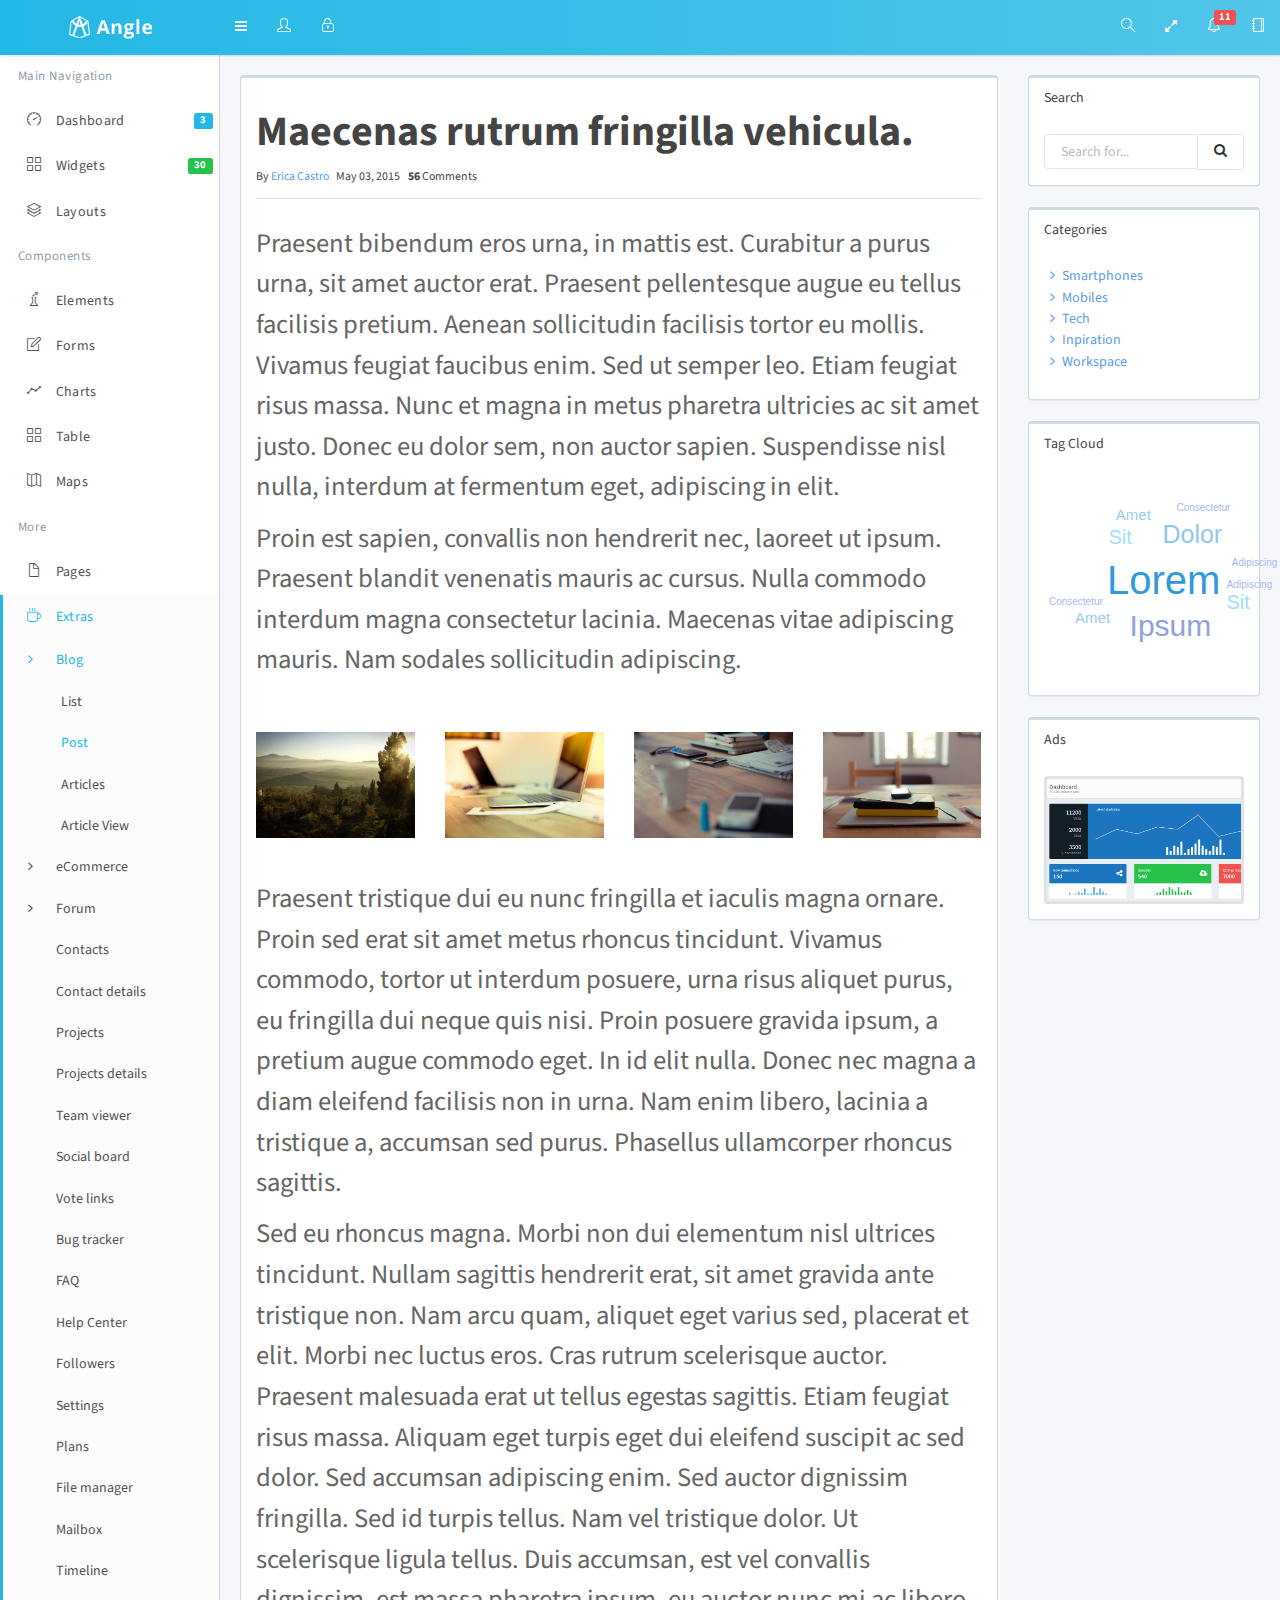
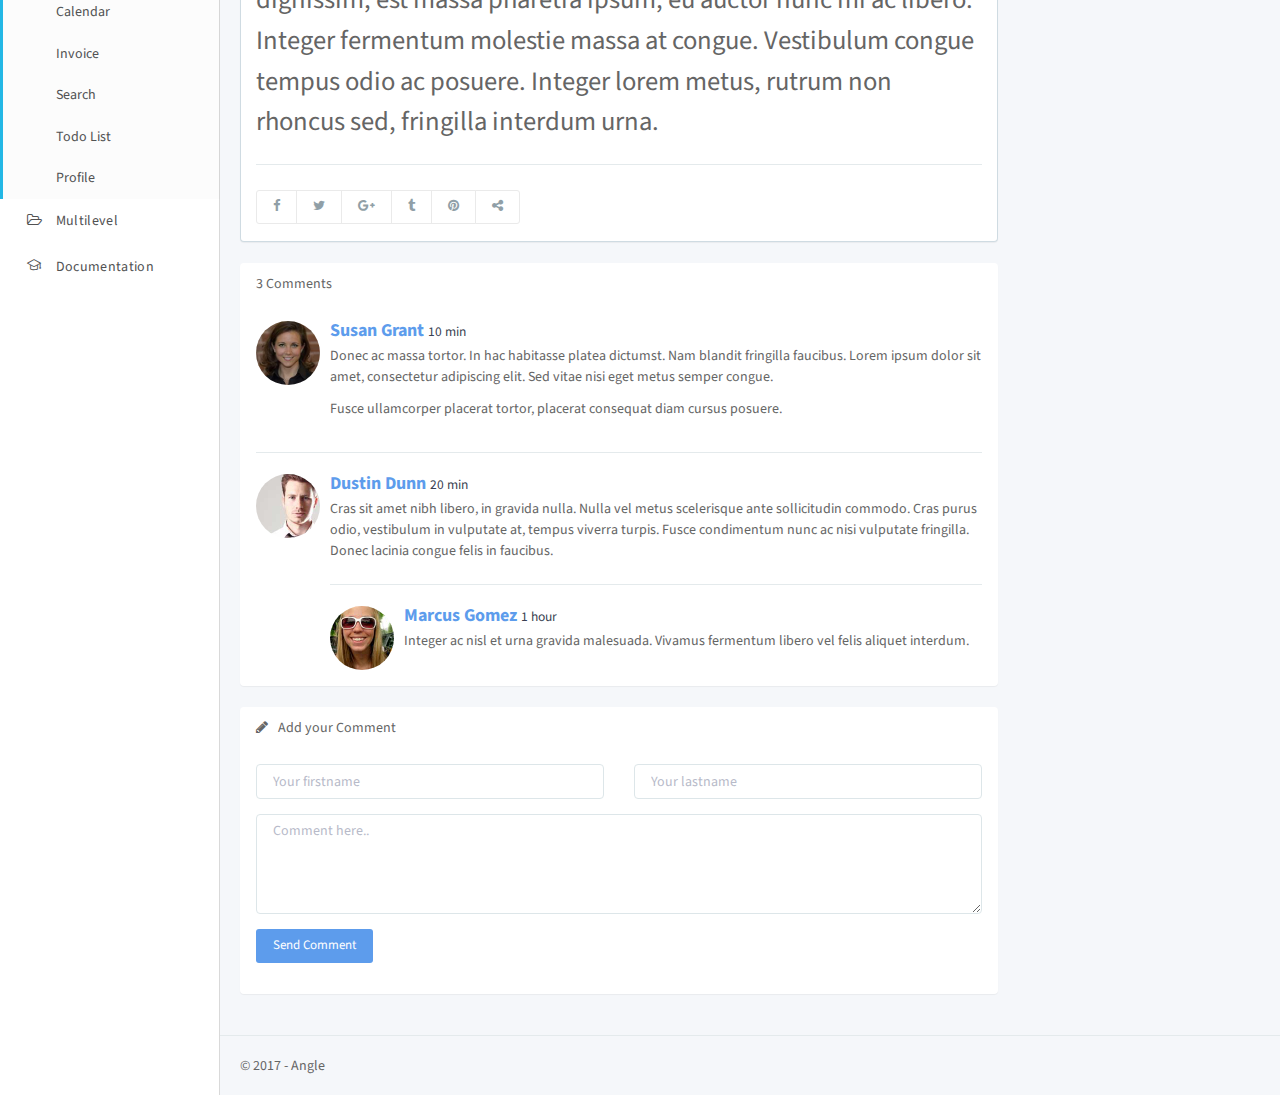
<file: BugTracker/app/blog-post.html>
<!DOCTYPE html>
<html lang="en">

<head>
   <meta charset="utf-8">
   <meta name="viewport" content="width=device-width, initial-scale=1, maximum-scale=1">
   <meta name="description" content="Bootstrap Admin App + jQuery">
   <meta name="keywords" content="app, responsive, jquery, bootstrap, dashboard, admin">
   <title>Angle - Bootstrap Admin Template</title>
   <!-- =============== VENDOR STYLES ===============-->
   <!-- FONT AWESOME-->
   <link rel="stylesheet" href="../vendor/fontawesome/css/font-awesome.min.css">
   <!-- SIMPLE LINE ICONS-->
   <link rel="stylesheet" href="../vendor/simple-line-icons/css/simple-line-icons.css">
   <!-- ANIMATE.CSS-->
   <link rel="stylesheet" href="../vendor/animate.css/animate.min.css">
   <!-- WHIRL (spinners)-->
   <link rel="stylesheet" href="../vendor/whirl/dist/whirl.css">
   <!-- =============== PAGE VENDOR STYLES ===============-->
   <!-- JQCLOUD-->
   <link rel="stylesheet" href="../vendor/jqcloud2/dist/jqcloud.css">
   <!-- =============== BOOTSTRAP STYLES ===============-->
   <link rel="stylesheet" href="css/bootstrap.css" id="bscss">
   <!-- =============== APP STYLES ===============-->
   <link rel="stylesheet" href="css/app.css" id="maincss">
</head>

<body>
   <div class="wrapper">
      <!-- top navbar-->
      <header class="topnavbar-wrapper">
         <!-- START Top Navbar-->
         <nav role="navigation" class="navbar topnavbar">
            <!-- START navbar header-->
            <div class="navbar-header">
               <a href="#/" class="navbar-brand">
                  <div class="brand-logo">
                     <img src="img/logo.png" alt="App Logo" class="img-responsive">
                  </div>
                  <div class="brand-logo-collapsed">
                     <img src="img/logo-single.png" alt="App Logo" class="img-responsive">
                  </div>
               </a>
            </div>
            <!-- END navbar header-->
            <!-- START Nav wrapper-->
            <div class="nav-wrapper">
               <!-- START Left navbar-->
               <ul class="nav navbar-nav">
                  <li>
                     <!-- Button used to collapse the left sidebar. Only visible on tablet and desktops-->
                     <a href="#" data-trigger-resize="" data-toggle-state="aside-collapsed" class="hidden-xs">
                        <em class="fa fa-navicon"></em>
                     </a>
                     <!-- Button to show/hide the sidebar on mobile. Visible on mobile only.-->
                     <a href="#" data-toggle-state="aside-toggled" data-no-persist="true" class="visible-xs sidebar-toggle">
                        <em class="fa fa-navicon"></em>
                     </a>
                  </li>
                  <!-- START User avatar toggle-->
                  <li>
                     <!-- Button used to collapse the left sidebar. Only visible on tablet and desktops-->
                     <a id="user-block-toggle" href="#user-block" data-toggle="collapse">
                        <em class="icon-user"></em>
                     </a>
                  </li>
                  <!-- END User avatar toggle-->
                  <!-- START lock screen-->
                  <li>
                     <a href="lock.html" title="Lock screen">
                        <em class="icon-lock"></em>
                     </a>
                  </li>
                  <!-- END lock screen-->
               </ul>
               <!-- END Left navbar-->
               <!-- START Right Navbar-->
               <ul class="nav navbar-nav navbar-right">
                  <!-- Search icon-->
                  <li>
                     <a href="#" data-search-open="">
                        <em class="icon-magnifier"></em>
                     </a>
                  </li>
                  <!-- Fullscreen (only desktops)-->
                  <li class="visible-lg">
                     <a href="#" data-toggle-fullscreen="">
                        <em class="fa fa-expand"></em>
                     </a>
                  </li>
                  <!-- START Alert menu-->
                  <li class="dropdown dropdown-list">
                     <a href="#" data-toggle="dropdown">
                        <em class="icon-bell"></em>
                        <div class="label label-danger">11</div>
                     </a>
                     <!-- START Dropdown menu-->
                     <ul class="dropdown-menu animated flipInX">
                        <li>
                           <!-- START list group-->
                           <div class="list-group">
                              <!-- list item-->
                              <a href="#" class="list-group-item">
                                 <div class="media-box">
                                    <div class="pull-left">
                                       <em class="fa fa-twitter fa-2x text-info"></em>
                                    </div>
                                    <div class="media-box-body clearfix">
                                       <p class="m0">New followers</p>
                                       <p class="m0 text-muted">
                                          <small>1 new follower</small>
                                       </p>
                                    </div>
                                 </div>
                              </a>
                              <!-- list item-->
                              <a href="#" class="list-group-item">
                                 <div class="media-box">
                                    <div class="pull-left">
                                       <em class="fa fa-envelope fa-2x text-warning"></em>
                                    </div>
                                    <div class="media-box-body clearfix">
                                       <p class="m0">New e-mails</p>
                                       <p class="m0 text-muted">
                                          <small>You have 10 new emails</small>
                                       </p>
                                    </div>
                                 </div>
                              </a>
                              <!-- list item-->
                              <a href="#" class="list-group-item">
                                 <div class="media-box">
                                    <div class="pull-left">
                                       <em class="fa fa-tasks fa-2x text-success"></em>
                                    </div>
                                    <div class="media-box-body clearfix">
                                       <p class="m0">Pending Tasks</p>
                                       <p class="m0 text-muted">
                                          <small>11 pending task</small>
                                       </p>
                                    </div>
                                 </div>
                              </a>
                              <!-- last list item-->
                              <a href="#" class="list-group-item">
                                 <small>More notifications</small>
                                 <span class="label label-danger pull-right">14</span>
                              </a>
                           </div>
                           <!-- END list group-->
                        </li>
                     </ul>
                     <!-- END Dropdown menu-->
                  </li>
                  <!-- END Alert menu-->
                  <!-- START Offsidebar button-->
                  <li>
                     <a href="#" data-toggle-state="offsidebar-open" data-no-persist="true">
                        <em class="icon-notebook"></em>
                     </a>
                  </li>
                  <!-- END Offsidebar menu-->
               </ul>
               <!-- END Right Navbar-->
            </div>
            <!-- END Nav wrapper-->
            <!-- START Search form-->
            <form role="search" action="search.html" class="navbar-form">
               <div class="form-group has-feedback">
                  <input type="text" placeholder="Type and hit enter ..." class="form-control">
                  <div data-search-dismiss="" class="fa fa-times form-control-feedback"></div>
               </div>
               <button type="submit" class="hidden btn btn-default">Submit</button>
            </form>
            <!-- END Search form-->
         </nav>
         <!-- END Top Navbar-->
      </header>
      <!-- sidebar-->
      <aside class="aside">
         <!-- START Sidebar (left)-->
         <div class="aside-inner">
            <nav data-sidebar-anyclick-close="" class="sidebar">
               <!-- START sidebar nav-->
               <ul class="nav">
                  <!-- START user info-->
                  <li class="has-user-block">
                     <div id="user-block" class="collapse">
                        <div class="item user-block">
                           <!-- User picture-->
                           <div class="user-block-picture">
                              <div class="user-block-status">
                                 <img src="img/user/02.jpg" alt="Avatar" width="60" height="60" class="img-thumbnail img-circle">
                                 <div class="circle circle-success circle-lg"></div>
                              </div>
                           </div>
                           <!-- Name and Job-->
                           <div class="user-block-info">
                              <span class="user-block-name">Hello, Mike</span>
                              <span class="user-block-role">Designer</span>
                           </div>
                        </div>
                     </div>
                  </li>
                  <!-- END user info-->
                  <!-- Iterates over all sidebar items-->
                  <li class="nav-heading ">
                     <span data-localize="sidebar.heading.HEADER">Main Navigation</span>
                  </li>
                  <li class=" ">
                     <a href="#dashboard" title="Dashboard" data-toggle="collapse">
                        <div class="pull-right label label-info">3</div>
                        <em class="icon-speedometer"></em>
                        <span data-localize="sidebar.nav.DASHBOARD">Dashboard</span>
                     </a>
                     <ul id="dashboard" class="nav sidebar-subnav collapse">
                        <li class="sidebar-subnav-header">Dashboard</li>
                        <li class=" ">
                           <a href="dashboard.html" title="Dashboard v1">
                              <span>Dashboard v1</span>
                           </a>
                        </li>
                        <li class=" ">
                           <a href="dashboard_v2.html" title="Dashboard v2">
                              <span>Dashboard v2</span>
                           </a>
                        </li>
                        <li class=" ">
                           <a href="dashboard_v3.html" title="Dashboard v3">
                              <span>Dashboard v3</span>
                           </a>
                        </li>
                     </ul>
                  </li>
                  <li class=" ">
                     <a href="widgets.html" title="Widgets">
                        <div class="pull-right label label-success">30</div>
                        <em class="icon-grid"></em>
                        <span data-localize="sidebar.nav.WIDGETS">Widgets</span>
                     </a>
                  </li>
                  <li class=" ">
                     <a href="#layout" title="Layouts" data-toggle="collapse">
                        <em class="icon-layers"></em>
                        <span>Layouts</span>
                     </a>
                     <ul id="layout" class="nav sidebar-subnav collapse">
                        <li class="sidebar-subnav-header">Layouts</li>
                        <li class=" ">
                           <a href="dashboard_h.html" title="Horizontal">
                              <span>Horizontal</span>
                           </a>
                        </li>
                     </ul>
                  </li>
                  <li class="nav-heading ">
                     <span data-localize="sidebar.heading.COMPONENTS">Components</span>
                  </li>
                  <li class=" ">
                     <a href="#elements" title="Elements" data-toggle="collapse">
                        <em class="icon-chemistry"></em>
                        <span data-localize="sidebar.nav.element.ELEMENTS">Elements</span>
                     </a>
                     <ul id="elements" class="nav sidebar-subnav collapse">
                        <li class="sidebar-subnav-header">Elements</li>
                        <li class=" ">
                           <a href="buttons.html" title="Buttons">
                              <span data-localize="sidebar.nav.element.BUTTON">Buttons</span>
                           </a>
                        </li>
                        <li class=" ">
                           <a href="notifications.html" title="Notifications">
                              <span data-localize="sidebar.nav.element.NOTIFICATION">Notifications</span>
                           </a>
                        </li>
                        <li class=" ">
                           <a href="sweetalert.html" title="Sweet Alert">
                              <span>Sweet Alert</span>
                           </a>
                        </li>
                        <li class=" ">
                           <a href="tour.html" title="Tour">
                              <span>Tour</span>
                           </a>
                        </li>
                        <li class=" ">
                           <a href="carousel.html" title="Carousel">
                              <span data-localize="sidebar.nav.element.INTERACTION">Carousel</span>
                           </a>
                        </li>
                        <li class=" ">
                           <a href="spinners.html" title="Spinners">
                              <span data-localize="sidebar.nav.element.SPINNER">Spinners</span>
                           </a>
                        </li>
                        <li class=" ">
                           <a href="animations.html" title="Animations">
                              <span data-localize="sidebar.nav.element.ANIMATION">Animations</span>
                           </a>
                        </li>
                        <li class=" ">
                           <a href="dropdown-animations.html" title="Dropdown">
                              <span data-localize="sidebar.nav.element.DROPDOWN">Dropdown</span>
                           </a>
                        </li>
                        <li class=" ">
                           <a href="nestable.html" title="Nestable">
                              <span>Nestable</span>
                           </a>
                        </li>
                        <li class=" ">
                           <a href="sortable.html" title="Sortable">
                              <span>Sortable</span>
                           </a>
                        </li>
                        <li class=" ">
                           <a href="panels.html" title="Panels">
                              <span data-localize="sidebar.nav.element.PANEL">Panels</span>
                           </a>
                        </li>
                        <li class=" ">
                           <a href="portlets.html" title="Portlets">
                              <span data-localize="sidebar.nav.element.PORTLET">Portlets</span>
                           </a>
                        </li>
                        <li class=" ">
                           <a href="grid.html" title="Grid">
                              <span data-localize="sidebar.nav.element.GRID">Grid</span>
                           </a>
                        </li>
                        <li class=" ">
                           <a href="grid-masonry.html" title="Grid Masonry">
                              <span data-localize="sidebar.nav.element.GRID_MASONRY">Grid Masonry</span>
                           </a>
                        </li>
                        <li class=" ">
                           <a href="typo.html" title="Typography">
                              <span data-localize="sidebar.nav.element.TYPO">Typography</span>
                           </a>
                        </li>
                        <li class=" ">
                           <a href="icons-font.html" title="Font Icons">
                              <div class="pull-right label label-success">+400</div>
                              <span data-localize="sidebar.nav.element.FONT_ICON">Font Icons</span>
                           </a>
                        </li>
                        <li class=" ">
                           <a href="icons-weather.html" title="Weather Icons">
                              <div class="pull-right label label-success">+100</div>
                              <span data-localize="sidebar.nav.element.WEATHER_ICON">Weather Icons</span>
                           </a>
                        </li>
                        <li class=" ">
                           <a href="colors.html" title="Colors">
                              <span data-localize="sidebar.nav.element.COLOR">Colors</span>
                           </a>
                        </li>
                     </ul>
                  </li>
                  <li class=" ">
                     <a href="#forms" title="Forms" data-toggle="collapse">
                        <em class="icon-note"></em>
                        <span data-localize="sidebar.nav.form.FORM">Forms</span>
                     </a>
                     <ul id="forms" class="nav sidebar-subnav collapse">
                        <li class="sidebar-subnav-header">Forms</li>
                        <li class=" ">
                           <a href="form-standard.html" title="Standard">
                              <span data-localize="sidebar.nav.form.STANDARD">Standard</span>
                           </a>
                        </li>
                        <li class=" ">
                           <a href="form-extended.html" title="Extended">
                              <span data-localize="sidebar.nav.form.EXTENDED">Extended</span>
                           </a>
                        </li>
                        <li class=" ">
                           <a href="form-validation.html" title="Validation">
                              <span data-localize="sidebar.nav.form.VALIDATION">Validation</span>
                           </a>
                        </li>
                        <li class=" ">
                           <a href="form-wizard.html" title="Wizard">
                              <span>Wizard</span>
                           </a>
                        </li>
                        <li class=" ">
                           <a href="form-upload.html" title="Upload">
                              <span>Upload</span>
                           </a>
                        </li>
                        <li class=" ">
                           <a href="form-xeditable.html" title="xEditable">
                              <span>xEditable</span>
                           </a>
                        </li>
                        <li class=" ">
                           <a href="form-imagecrop.html" title="Cropper">
                              <span>Cropper</span>
                           </a>
                        </li>
                     </ul>
                  </li>
                  <li class=" ">
                     <a href="#charts" title="Charts" data-toggle="collapse">
                        <em class="icon-graph"></em>
                        <span data-localize="sidebar.nav.chart.CHART">Charts</span>
                     </a>
                     <ul id="charts" class="nav sidebar-subnav collapse">
                        <li class="sidebar-subnav-header">Charts</li>
                        <li class=" ">
                           <a href="chart-flot.html" title="Flot">
                              <span data-localize="sidebar.nav.chart.FLOT">Flot</span>
                           </a>
                        </li>
                        <li class=" ">
                           <a href="chart-radial.html" title="Radial">
                              <span data-localize="sidebar.nav.chart.RADIAL">Radial</span>
                           </a>
                        </li>
                        <li class=" ">
                           <a href="chart-js.html" title="Chart JS">
                              <span>Chart JS</span>
                           </a>
                        </li>
                        <li class=" ">
                           <a href="chart-rickshaw.html" title="Rickshaw">
                              <span>Rickshaw</span>
                           </a>
                        </li>
                        <li class=" ">
                           <a href="chart-morris.html" title="MorrisJS">
                              <span>MorrisJS</span>
                           </a>
                        </li>
                        <li class=" ">
                           <a href="chart-chartist.html" title="Chartist">
                              <span>Chartist</span>
                           </a>
                        </li>
                     </ul>
                  </li>
                  <li class=" ">
                     <a href="#tables" title="Tables" data-toggle="collapse">
                        <em class="icon-grid"></em>
                        <span data-localize="sidebar.nav.table.TABLE">Tables</span>
                     </a>
                     <ul id="tables" class="nav sidebar-subnav collapse">
                        <li class="sidebar-subnav-header">Tables</li>
                        <li class=" ">
                           <a href="table-standard.html" title="Standard">
                              <span data-localize="sidebar.nav.table.STANDARD">Standard</span>
                           </a>
                        </li>
                        <li class=" ">
                           <a href="table-extended.html" title="Extended">
                              <span data-localize="sidebar.nav.table.EXTENDED">Extended</span>
                           </a>
                        </li>
                        <li class=" ">
                           <a href="table-datatable.html" title="DataTables">
                              <span data-localize="sidebar.nav.table.DATATABLE">DataTables</span>
                           </a>
                        </li>
                        <li class=" ">
                           <a href="table-jqgrid.html" title="jqGrid">
                              <span>jqGrid</span>
                           </a>
                        </li>
                     </ul>
                  </li>
                  <li class=" ">
                     <a href="#maps" title="Maps" data-toggle="collapse">
                        <em class="icon-map"></em>
                        <span data-localize="sidebar.nav.map.MAP">Maps</span>
                     </a>
                     <ul id="maps" class="nav sidebar-subnav collapse">
                        <li class="sidebar-subnav-header">Maps</li>
                        <li class=" ">
                           <a href="maps-google.html" title="Google Maps">
                              <span data-localize="sidebar.nav.map.GOOGLE">Google Maps</span>
                           </a>
                        </li>
                        <li class=" ">
                           <a href="maps-vector.html" title="Vector Maps">
                              <span data-localize="sidebar.nav.map.VECTOR">Vector Maps</span>
                           </a>
                        </li>
                     </ul>
                  </li>
                  <li class="nav-heading ">
                     <span data-localize="sidebar.heading.MORE">More</span>
                  </li>
                  <li class=" ">
                     <a href="#pages" title="Pages" data-toggle="collapse">
                        <em class="icon-doc"></em>
                        <span data-localize="sidebar.nav.pages.PAGES">Pages</span>
                     </a>
                     <ul id="pages" class="nav sidebar-subnav collapse">
                        <li class="sidebar-subnav-header">Pages</li>
                        <li class=" ">
                           <a href="login.html" title="Login">
                              <span data-localize="sidebar.nav.pages.LOGIN">Login</span>
                           </a>
                        </li>
                        <li class=" ">
                           <a href="register.html" title="Sign up">
                              <span data-localize="sidebar.nav.pages.REGISTER">Sign up</span>
                           </a>
                        </li>
                        <li class=" ">
                           <a href="recover.html" title="Recover Password">
                              <span data-localize="sidebar.nav.pages.RECOVER">Recover Password</span>
                           </a>
                        </li>
                        <li class=" ">
                           <a href="lock.html" title="Lock">
                              <span data-localize="sidebar.nav.pages.LOCK">Lock</span>
                           </a>
                        </li>
                        <li class=" ">
                           <a href="template.html" title="Starter Template">
                              <span data-localize="sidebar.nav.pages.STARTER">Starter Template</span>
                           </a>
                        </li>
                        <li class=" ">
                           <a href="404.html" title="404">
                              <span>404</span>
                           </a>
                        </li>
                        <li class=" ">
                           <a href="500.html" title="500">
                              <span>500</span>
                           </a>
                        </li>
                        <li class=" ">
                           <a href="maintenance.html" title="Maintenance">
                              <span>Maintenance</span>
                           </a>
                        </li>
                     </ul>
                  </li>
                  <li class=" ">
                     <a href="#extras" title="Extras" data-toggle="collapse">
                        <em class="icon-cup"></em>
                        <span data-localize="sidebar.nav.extra.EXTRA">Extras</span>
                     </a>
                     <ul id="extras" class="nav sidebar-subnav collapse">
                        <li class="sidebar-subnav-header">Extras</li>
                        <li class=" ">
                           <a href="#blog" title="Blog" data-toggle="collapse">
                              <em class="fa fa-angle-right"></em>
                              <span>Blog</span>
                           </a>
                           <ul id="blog" class="nav sidebar-subnav collapse">
                              <li class="sidebar-subnav-header">Blog</li>
                              <li class=" ">
                                 <a href="blog.html" title="List">
                                    <span>List</span>
                                 </a>
                              </li>
                              <li class=" active">
                                 <a href="blog-post.html" title="Post">
                                    <span>Post</span>
                                 </a>
                              </li>
                              <li class=" ">
                                 <a href="blog-articles.html" title="Articles">
                                    <span>Articles</span>
                                 </a>
                              </li>
                              <li class=" ">
                                 <a href="blog-article-view.html" title="Article View">
                                    <span>Article View</span>
                                 </a>
                              </li>
                           </ul>
                        </li>
                        <li class=" ">
                           <a href="#ecommerce" title="eCommerce" data-toggle="collapse">
                              <em class="fa fa-angle-right"></em>
                              <span>eCommerce</span>
                           </a>
                           <ul id="ecommerce" class="nav sidebar-subnav collapse">
                              <li class="sidebar-subnav-header">eCommerce</li>
                              <li class=" ">
                                 <a href="ecommerce-orders.html" title="Orders">
                                    <div class="pull-right label label-info">10</div>
                                    <span>Orders</span>
                                 </a>
                              </li>
                              <li class=" ">
                                 <a href="ecommerce-order-view.html" title="Order View">
                                    <span>Order View</span>
                                 </a>
                              </li>
                              <li class=" ">
                                 <a href="ecommerce-products.html" title="Products">
                                    <span>Products</span>
                                 </a>
                              </li>
                              <li class=" ">
                                 <a href="ecommerce-product-view.html" title="Product View">
                                    <span>Product View</span>
                                 </a>
                              </li>
                              <li class=" ">
                                 <a href="ecommerce-checkout.html" title="Checkout">
                                    <span>Checkout</span>
                                 </a>
                              </li>
                           </ul>
                        </li>
                        <li class=" ">
                           <a href="#forum" title="Forum" data-toggle="collapse">
                              <em class="fa fa-angle-right"></em>
                              <span>Forum</span>
                           </a>
                           <ul id="forum" class="nav sidebar-subnav collapse">
                              <li class="sidebar-subnav-header">Forum</li>
                              <li class=" ">
                                 <a href="forum-categories.html" title="Categories">
                                    <span>Categories</span>
                                 </a>
                              </li>
                              <li class=" ">
                                 <a href="forum-topics.html" title="Topics">
                                    <span>Topics</span>
                                 </a>
                              </li>
                              <li class=" ">
                                 <a href="forum-discussion.html" title="Discussion">
                                    <span>Discussion</span>
                                 </a>
                              </li>
                           </ul>
                        </li>
                        <li class=" ">
                           <a href="contacts.html" title="Contacts">
                              <span>Contacts</span>
                           </a>
                        </li>
                        <li class=" ">
                           <a href="contact-details.html" title="Contact details">
                              <span>Contact details</span>
                           </a>
                        </li>
                        <li class=" ">
                           <a href="projects.html" title="Projects">
                              <span>Projects</span>
                           </a>
                        </li>
                        <li class=" ">
                           <a href="project-details.html" title="Projects details">
                              <span>Projects details</span>
                           </a>
                        </li>
                        <li class=" ">
                           <a href="team-viewer.html" title="Team viewer">
                              <span>Team viewer</span>
                           </a>
                        </li>
                        <li class=" ">
                           <a href="social-board.html" title="Social board">
                              <span>Social board</span>
                           </a>
                        </li>
                        <li class=" ">
                           <a href="vote-links.html" title="Vote links">
                              <span>Vote links</span>
                           </a>
                        </li>
                        <li class=" ">
                           <a href="bug-tracker.html" title="Bug tracker">
                              <span>Bug tracker</span>
                           </a>
                        </li>
                        <li class=" ">
                           <a href="faq.html" title="FAQ">
                              <span>FAQ</span>
                           </a>
                        </li>
                        <li class=" ">
                           <a href="help-center.html" title="Help Center">
                              <span>Help Center</span>
                           </a>
                        </li>
                        <li class=" ">
                           <a href="followers.html" title="Followers">
                              <span>Followers</span>
                           </a>
                        </li>
                        <li class=" ">
                           <a href="settings.html" title="Settings">
                              <span>Settings</span>
                           </a>
                        </li>
                        <li class=" ">
                           <a href="plans.html" title="Plans">
                              <span>Plans</span>
                           </a>
                        </li>
                        <li class=" ">
                           <a href="file-manager.html" title="File manager">
                              <span>File manager</span>
                           </a>
                        </li>
                        <li class=" ">
                           <a href="mailbox.html" title="Mailbox">
                              <span data-localize="sidebar.nav.extra.MAILBOX">Mailbox</span>
                           </a>
                        </li>
                        <li class=" ">
                           <a href="timeline.html" title="Timeline">
                              <span data-localize="sidebar.nav.extra.TIMELINE">Timeline</span>
                           </a>
                        </li>
                        <li class=" ">
                           <a href="calendar.html" title="Calendar">
                              <span data-localize="sidebar.nav.extra.CALENDAR">Calendar</span>
                           </a>
                        </li>
                        <li class=" ">
                           <a href="invoice.html" title="Invoice">
                              <span data-localize="sidebar.nav.extra.INVOICE">Invoice</span>
                           </a>
                        </li>
                        <li class=" ">
                           <a href="search.html" title="Search">
                              <span data-localize="sidebar.nav.extra.SEARCH">Search</span>
                           </a>
                        </li>
                        <li class=" ">
                           <a href="todo.html" title="Todo List">
                              <span data-localize="sidebar.nav.extra.TODO">Todo List</span>
                           </a>
                        </li>
                        <li class=" ">
                           <a href="profile.html" title="Profile">
                              <span data-localize="sidebar.nav.extra.PROFILE">Profile</span>
                           </a>
                        </li>
                     </ul>
                  </li>
                  <li class=" ">
                     <a href="#multilevel" title="Multilevel" data-toggle="collapse">
                        <em class="fa fa-folder-open-o"></em>
                        <span>Multilevel</span>
                     </a>
                     <ul id="multilevel" class="nav sidebar-subnav collapse">
                        <li class="sidebar-subnav-header">Multilevel</li>
                        <li class=" ">
                           <a href="#level1" title="Level 1" data-toggle="collapse">
                              <span>Level 1</span>
                           </a>
                           <ul id="level1" class="nav sidebar-subnav collapse">
                              <li class="sidebar-subnav-header">Level 1</li>
                              <li class=" ">
                                 <a href="multilevel-1.html" title="Level1 Item">
                                    <span>Level1 Item</span>
                                 </a>
                              </li>
                              <li class=" ">
                                 <a href="#level2" title="Level 2" data-toggle="collapse">
                                    <span>Level 2</span>
                                 </a>
                                 <ul id="level2" class="nav sidebar-subnav collapse">
                                    <li class="sidebar-subnav-header">Level 2</li>
                                    <li class=" ">
                                       <a href="#level3" title="Level 3" data-toggle="collapse">
                                          <span>Level 3</span>
                                       </a>
                                       <ul id="level3" class="nav sidebar-subnav collapse">
                                          <li class="sidebar-subnav-header">Level 3</li>
                                          <li class=" ">
                                             <a href="multilevel-3.html" title="Level3 Item">
                                                <span>Level3 Item</span>
                                             </a>
                                          </li>
                                       </ul>
                                    </li>
                                 </ul>
                              </li>
                           </ul>
                        </li>
                     </ul>
                  </li>
                  <li class=" ">
                     <a href="documentation.html" title="Documentation">
                        <em class="icon-graduation"></em>
                        <span data-localize="sidebar.nav.DOCUMENTATION">Documentation</span>
                     </a>
                  </li>
               </ul>
               <!-- END sidebar nav-->
            </nav>
         </div>
         <!-- END Sidebar (left)-->
      </aside>
      <!-- offsidebar-->
      <aside class="offsidebar hide">
         <!-- START Off Sidebar (right)-->
         <nav>
            <div role="tabpanel">
               <!-- Nav tabs-->
               <ul role="tablist" class="nav nav-tabs nav-justified">
                  <li role="presentation" class="active">
                     <a href="#app-settings" aria-controls="app-settings" role="tab" data-toggle="tab">
                        <em class="icon-equalizer fa-lg"></em>
                     </a>
                  </li>
                  <li role="presentation">
                     <a href="#app-chat" aria-controls="app-chat" role="tab" data-toggle="tab">
                        <em class="icon-user fa-lg"></em>
                     </a>
                  </li>
               </ul>
               <!-- Tab panes-->
               <div class="tab-content">
                  <div id="app-settings" role="tabpanel" class="tab-pane fade in active">
                     <h3 class="text-center text-thin">Settings</h3>
                     <div class="p">
                        <h4 class="text-muted text-thin">Themes</h4>
                        <div class="table-grid mb">
                           <div class="col mb">
                              <div class="setting-color">
                                 <label data-load-css="css/theme-a.css">
                                    <input type="radio" name="setting-theme" checked="checked">
                                    <span class="icon-check"></span>
                                    <span class="split">
                                       <span class="color bg-info"></span>
                                       <span class="color bg-info-light"></span>
                                    </span>
                                    <span class="color bg-white"></span>
                                 </label>
                              </div>
                           </div>
                           <div class="col mb">
                              <div class="setting-color">
                                 <label data-load-css="css/theme-b.css">
                                    <input type="radio" name="setting-theme">
                                    <span class="icon-check"></span>
                                    <span class="split">
                                       <span class="color bg-green"></span>
                                       <span class="color bg-green-light"></span>
                                    </span>
                                    <span class="color bg-white"></span>
                                 </label>
                              </div>
                           </div>
                           <div class="col mb">
                              <div class="setting-color">
                                 <label data-load-css="css/theme-c.css">
                                    <input type="radio" name="setting-theme">
                                    <span class="icon-check"></span>
                                    <span class="split">
                                       <span class="color bg-purple"></span>
                                       <span class="color bg-purple-light"></span>
                                    </span>
                                    <span class="color bg-white"></span>
                                 </label>
                              </div>
                           </div>
                           <div class="col mb">
                              <div class="setting-color">
                                 <label data-load-css="css/theme-d.css">
                                    <input type="radio" name="setting-theme">
                                    <span class="icon-check"></span>
                                    <span class="split">
                                       <span class="color bg-danger"></span>
                                       <span class="color bg-danger-light"></span>
                                    </span>
                                    <span class="color bg-white"></span>
                                 </label>
                              </div>
                           </div>
                        </div>
                        <div class="table-grid mb">
                           <div class="col mb">
                              <div class="setting-color">
                                 <label data-load-css="css/theme-e.css">
                                    <input type="radio" name="setting-theme">
                                    <span class="icon-check"></span>
                                    <span class="split">
                                       <span class="color bg-info-dark"></span>
                                       <span class="color bg-info"></span>
                                    </span>
                                    <span class="color bg-gray-dark"></span>
                                 </label>
                              </div>
                           </div>
                           <div class="col mb">
                              <div class="setting-color">
                                 <label data-load-css="css/theme-f.css">
                                    <input type="radio" name="setting-theme">
                                    <span class="icon-check"></span>
                                    <span class="split">
                                       <span class="color bg-green-dark"></span>
                                       <span class="color bg-green"></span>
                                    </span>
                                    <span class="color bg-gray-dark"></span>
                                 </label>
                              </div>
                           </div>
                           <div class="col mb">
                              <div class="setting-color">
                                 <label data-load-css="css/theme-g.css">
                                    <input type="radio" name="setting-theme">
                                    <span class="icon-check"></span>
                                    <span class="split">
                                       <span class="color bg-purple-dark"></span>
                                       <span class="color bg-purple"></span>
                                    </span>
                                    <span class="color bg-gray-dark"></span>
                                 </label>
                              </div>
                           </div>
                           <div class="col mb">
                              <div class="setting-color">
                                 <label data-load-css="css/theme-h.css">
                                    <input type="radio" name="setting-theme">
                                    <span class="icon-check"></span>
                                    <span class="split">
                                       <span class="color bg-danger-dark"></span>
                                       <span class="color bg-danger"></span>
                                    </span>
                                    <span class="color bg-gray-dark"></span>
                                 </label>
                              </div>
                           </div>
                        </div>
                     </div>
                     <div class="p">
                        <h4 class="text-muted text-thin">Layout</h4>
                        <div class="clearfix">
                           <p class="pull-left">Fixed</p>
                           <div class="pull-right">
                              <label class="switch">
                                 <input id="chk-fixed" type="checkbox" data-toggle-state="layout-fixed">
                                 <span></span>
                              </label>
                           </div>
                        </div>
                        <div class="clearfix">
                           <p class="pull-left">Boxed</p>
                           <div class="pull-right">
                              <label class="switch">
                                 <input id="chk-boxed" type="checkbox" data-toggle-state="layout-boxed">
                                 <span></span>
                              </label>
                           </div>
                        </div>
                        <div class="clearfix">
                           <p class="pull-left">RTL</p>
                           <div class="pull-right">
                              <label class="switch">
                                 <input id="chk-rtl" type="checkbox">
                                 <span></span>
                              </label>
                           </div>
                        </div>
                     </div>
                     <div class="p">
                        <h4 class="text-muted text-thin">Aside</h4>
                        <div class="clearfix">
                           <p class="pull-left">Collapsed</p>
                           <div class="pull-right">
                              <label class="switch">
                                 <input id="chk-collapsed" type="checkbox" data-toggle-state="aside-collapsed">
                                 <span></span>
                              </label>
                           </div>
                        </div>
                        <div class="clearfix">
                           <p class="pull-left">Collapsed Text</p>
                           <div class="pull-right">
                              <label class="switch">
                                 <input id="chk-collapsed-text" type="checkbox" data-toggle-state="aside-collapsed-text">
                                 <span></span>
                              </label>
                           </div>
                        </div>
                        <div class="clearfix">
                           <p class="pull-left">Float</p>
                           <div class="pull-right">
                              <label class="switch">
                                 <input id="chk-float" type="checkbox" data-toggle-state="aside-float">
                                 <span></span>
                              </label>
                           </div>
                        </div>
                        <div class="clearfix">
                           <p class="pull-left">Hover</p>
                           <div class="pull-right">
                              <label class="switch">
                                 <input id="chk-hover" type="checkbox" data-toggle-state="aside-hover">
                                 <span></span>
                              </label>
                           </div>
                        </div>
                        <div class="clearfix">
                           <p class="pull-left">Show Scrollbar</p>
                           <div class="pull-right">
                              <label class="switch">
                                 <input id="chk-hover" type="checkbox" data-toggle-state="show-scrollbar" data-target=".sidebar">
                                 <span></span>
                              </label>
                           </div>
                        </div>
                     </div>
                  </div>
                  <div id="app-chat" role="tabpanel" class="tab-pane fade">
                     <h3 class="text-center text-thin">Connections</h3>
                     <ul class="nav">
                        <!-- START list title-->
                        <li class="p">
                           <small class="text-muted">ONLINE</small>
                        </li>
                        <!-- END list title-->
                        <li>
                           <!-- START User status-->
                           <a href="#" class="media-box p mt0">
                              <span class="pull-right">
                                 <span class="circle circle-success circle-lg"></span>
                              </span>
                              <span class="pull-left">
                                 <!-- Contact avatar-->
                                 <img src="img/user/05.jpg" alt="Image" class="media-box-object img-circle thumb48">
                              </span>
                              <!-- Contact info-->
                              <span class="media-box-body">
                                 <span class="media-box-heading">
                                    <strong>Juan Sims</strong>
                                    <br>
                                    <small class="text-muted">Designeer</small>
                                 </span>
                              </span>
                           </a>
                           <!-- END User status-->
                           <!-- START User status-->
                           <a href="#" class="media-box p mt0">
                              <span class="pull-right">
                                 <span class="circle circle-success circle-lg"></span>
                              </span>
                              <span class="pull-left">
                                 <!-- Contact avatar-->
                                 <img src="img/user/06.jpg" alt="Image" class="media-box-object img-circle thumb48">
                              </span>
                              <!-- Contact info-->
                              <span class="media-box-body">
                                 <span class="media-box-heading">
                                    <strong>Maureen Jenkins</strong>
                                    <br>
                                    <small class="text-muted">Designeer</small>
                                 </span>
                              </span>
                           </a>
                           <!-- END User status-->
                           <!-- START User status-->
                           <a href="#" class="media-box p mt0">
                              <span class="pull-right">
                                 <span class="circle circle-danger circle-lg"></span>
                              </span>
                              <span class="pull-left">
                                 <!-- Contact avatar-->
                                 <img src="img/user/07.jpg" alt="Image" class="media-box-object img-circle thumb48">
                              </span>
                              <!-- Contact info-->
                              <span class="media-box-body">
                                 <span class="media-box-heading">
                                    <strong>Billie Dunn</strong>
                                    <br>
                                    <small class="text-muted">Designeer</small>
                                 </span>
                              </span>
                           </a>
                           <!-- END User status-->
                           <!-- START User status-->
                           <a href="#" class="media-box p mt0">
                              <span class="pull-right">
                                 <span class="circle circle-warning circle-lg"></span>
                              </span>
                              <span class="pull-left">
                                 <!-- Contact avatar-->
                                 <img src="img/user/08.jpg" alt="Image" class="media-box-object img-circle thumb48">
                              </span>
                              <!-- Contact info-->
                              <span class="media-box-body">
                                 <span class="media-box-heading">
                                    <strong>Tomothy Roberts</strong>
                                    <br>
                                    <small class="text-muted">Designer</small>
                                 </span>
                              </span>
                           </a>
                           <!-- END User status-->
                        </li>
                        <!-- START list title-->
                        <li class="p">
                           <small class="text-muted">OFFLINE</small>
                        </li>
                        <!-- END list title-->
                        <li>
                           <!-- START User status-->
                           <a href="#" class="media-box p mt0">
                              <span class="pull-right">
                                 <span class="circle circle-lg"></span>
                              </span>
                              <span class="pull-left">
                                 <!-- Contact avatar-->
                                 <img src="img/user/09.jpg" alt="Image" class="media-box-object img-circle thumb48">
                              </span>
                              <!-- Contact info-->
                              <span class="media-box-body">
                                 <span class="media-box-heading">
                                    <strong>Lawrence Robinson</strong>
                                    <br>
                                    <small class="text-muted">Developer</small>
                                 </span>
                              </span>
                           </a>
                           <!-- END User status-->
                           <!-- START User status-->
                           <a href="#" class="media-box p mt0">
                              <span class="pull-right">
                                 <span class="circle circle-lg"></span>
                              </span>
                              <span class="pull-left">
                                 <!-- Contact avatar-->
                                 <img src="img/user/10.jpg" alt="Image" class="media-box-object img-circle thumb48">
                              </span>
                              <!-- Contact info-->
                              <span class="media-box-body">
                                 <span class="media-box-heading">
                                    <strong>Tyrone Owens</strong>
                                    <br>
                                    <small class="text-muted">Designer</small>
                                 </span>
                              </span>
                           </a>
                           <!-- END User status-->
                        </li>
                        <li>
                           <div class="p-lg text-center">
                              <!-- Optional link to list more users-->
                              <a href="#" title="See more contacts" class="btn btn-purple btn-sm">
                                 <strong>Load more..</strong>
                              </a>
                           </div>
                        </li>
                     </ul>
                     <!-- Extra items-->
                     <div class="p">
                        <p>
                           <small class="text-muted">Tasks completion</small>
                        </p>
                        <div class="progress progress-xs m0">
                           <div role="progressbar" aria-valuenow="80" aria-valuemin="0" aria-valuemax="100" class="progress-bar progress-bar-success progress-80">
                              <span class="sr-only">80% Complete</span>
                           </div>
                        </div>
                     </div>
                     <div class="p">
                        <p>
                           <small class="text-muted">Upload quota</small>
                        </p>
                        <div class="progress progress-xs m0">
                           <div role="progressbar" aria-valuenow="40" aria-valuemin="0" aria-valuemax="100" class="progress-bar progress-bar-warning progress-40">
                              <span class="sr-only">40% Complete</span>
                           </div>
                        </div>
                     </div>
                  </div>
               </div>
            </div>
         </nav>
         <!-- END Off Sidebar (right)-->
      </aside>
      <!-- Main section-->
      <section>
         <!-- Page content-->
         <div class="content-wrapper">
            <div class="row">
               <!-- Blog Content-->
               <div class="col-lg-9">
                  <div class="panel panel-default">
                     <div class="panel-heading">
                        <div class="bb">
                           <h2 class="text-lg">Maecenas rutrum fringilla vehicula.</h2>
                           <p class="clearfix">
                              <span class="pull-left">
                                 <small class="mr-sm">By <a href="">Erica Castro</a>
                                 </small>
                                 <small class="mr-sm">May 03, 2015</small>
                                 <small>
                                    <strong>56</strong>
                                    <span>Comments</span>
                                 </small>
                              </span>
                           </p>
                        </div>
                     </div>
                     <div class="panel-body text-md">
                        <p>Praesent bibendum eros urna, in mattis est. Curabitur a purus urna, sit amet auctor erat. Praesent pellentesque augue eu tellus facilisis pretium. Aenean sollicitudin facilisis tortor eu mollis. Vivamus feugiat faucibus enim. Sed
                           ut semper leo. Etiam feugiat risus massa. Nunc et magna in metus pharetra ultricies ac sit amet justo. Donec eu dolor sem, non auctor sapien. Suspendisse nisl nulla, interdum at fermentum eget, adipiscing in elit.</p>
                        <p>Proin est sapien, convallis non hendrerit nec, laoreet ut ipsum. Praesent blandit venenatis mauris ac cursus. Nulla commodo interdum magna consectetur lacinia. Maecenas vitae adipiscing mauris. Nam sodales sollicitudin adipiscing.</p>
                        <br>
                        <div class="row">
                           <div class="col-xs-3">
                              <a href="">
                                 <img src="img/bg4.jpg" class="img-responsive">
                              </a>
                           </div>
                           <div class="col-xs-3">
                              <a href="">
                                 <img src="img/bg5.jpg" class="img-responsive">
                              </a>
                           </div>
                           <div class="col-xs-3">
                              <a href="">
                                 <img src="img/bg7.jpg" class="img-responsive">
                              </a>
                           </div>
                           <div class="col-xs-3">
                              <a href="">
                                 <img src="img/bg8.jpg" class="img-responsive">
                              </a>
                           </div>
                        </div>
                        <br>
                        <p>Praesent tristique dui eu nunc fringilla et iaculis magna ornare. Proin sed erat sit amet metus rhoncus tincidunt. Vivamus commodo, tortor ut interdum posuere, urna risus aliquet purus, eu fringilla dui neque quis nisi. Proin posuere
                           gravida ipsum, a pretium augue commodo eget. In id elit nulla. Donec nec magna a diam eleifend facilisis non in urna. Nam enim libero, lacinia a tristique a, accumsan sed purus. Phasellus ullamcorper rhoncus sagittis.</p>
                        <p>Sed eu rhoncus magna. Morbi non dui elementum nisl ultrices tincidunt. Nullam sagittis hendrerit erat, sit amet gravida ante tristique non. Nam arcu quam, aliquet eget varius sed, placerat et elit. Morbi nec luctus eros. Cras rutrum
                           scelerisque auctor. Praesent malesuada erat ut tellus egestas sagittis. Etiam feugiat risus massa. Aliquam eget turpis eget dui eleifend suscipit ac sed dolor. Sed accumsan adipiscing enim. Sed auctor dignissim fringilla. Sed
                           id turpis tellus. Nam vel tristique dolor. Ut scelerisque ligula tellus. Duis accumsan, est vel convallis dignissim, est massa pharetra ipsum, eu auctor nunc mi ac libero. Integer fermentum molestie massa at congue. Vestibulum
                           congue tempus odio ac posuere. Integer lorem metus, rutrum non rhoncus sed, fringilla interdum urna.</p>
                        <hr>
                        <div role="group" aria-label="..." class="btn-group">
                           <button type="button" class="btn btn-default">
                              <em class="fa fa-facebook text-muted"></em>
                           </button>
                           <button type="button" class="btn btn-default">
                              <em class="fa fa-twitter text-muted"></em>
                           </button>
                           <button type="button" class="btn btn-default">
                              <em class="fa fa-google-plus text-muted"></em>
                           </button>
                           <button type="button" class="btn btn-default">
                              <em class="fa fa-tumblr text-muted"></em>
                           </button>
                           <button type="button" class="btn btn-default">
                              <em class="fa fa-pinterest text-muted"></em>
                           </button>
                           <button type="button" class="btn btn-default">
                              <em class="fa fa-share-alt text-muted"></em>
                           </button>
                        </div>
                     </div>
                  </div>
                  <div class="panel">
                     <div class="panel-heading">3 Comments</div>
                     <div class="panel-body">
                        <div class="media">
                           <div class="media-left">
                              <a href="#">
                                 <img src="img/user/01.jpg" class="media-object img-circle thumb64">
                              </a>
                           </div>
                           <div class="media-body">
                              <h4 id="media-heading" class="media-heading"><a href="">Susan Grant</a>
                                 <small>10 min</small>
                                 <a href="#media-heading" class="anchorjs-link">
                                    <span class="anchorjs-icon"></span>
                                 </a>
                              </h4>
                              <p>Donec ac massa tortor. In hac habitasse platea dictumst. Nam blandit fringilla faucibus. Lorem ipsum dolor sit amet, consectetur adipiscing elit. Sed vitae nisi eget metus semper congue.</p>
                              <p>Fusce ullamcorper placerat tortor, placerat consequat diam cursus posuere.</p>
                           </div>
                        </div>
                        <hr>
                        <div class="media">
                           <div class="media-left">
                              <a href="#">
                                 <img src="img/user/03.jpg" class="media-object img-circle thumb64">
                              </a>
                           </div>
                           <div class="media-body mb-lg">
                              <h4 id="media-heading" class="media-heading"><a href="">Dustin Dunn</a>
                                 <small>20 min</small>
                                 <a href="#media-heading" class="anchorjs-link">
                                    <span class="anchorjs-icon"></span>
                                 </a>
                              </h4>Cras sit amet nibh libero, in gravida nulla. Nulla vel metus scelerisque ante sollicitudin commodo. Cras purus odio, vestibulum in vulputate at, tempus viverra turpis. Fusce condimentum nunc ac nisi vulputate fringilla. Donec
                              lacinia congue felis in faucibus.
                              <hr>
                              <div class="media">
                                 <div class="media-left">
                                    <a href="#">
                                       <img src="img/user/06.jpg" class="media-object img-circle thumb64">
                                    </a>
                                 </div>
                                 <div class="media-body">
                                    <h4 id="nested-media-heading" class="media-heading"><a href="">Marcus Gomez</a>
                                       <small>1 hour</small>
                                       <a href="#nested-media-heading" class="anchorjs-link">
                                          <span class="anchorjs-icon"></span>
                                       </a>
                                    </h4>Integer ac nisl et urna gravida malesuada. Vivamus fermentum libero vel felis aliquet interdum.</div>
                              </div>
                           </div>
                        </div>
                     </div>
                  </div>
                  <div class="panel">
                     <div class="panel-heading">
                        <em class="fa fa-pencil mr"></em>Add your Comment</div>
                     <div class="panel-body">
                        <form action="/" class="form-horizontal">
                           <div class="form-group">
                              <div class="col-xs-6">
                                 <input id="post-firstname" type="text" name="post-firstname" placeholder="Your firstname" class="form-control">
                              </div>
                              <div class="col-xs-6">
                                 <input id="post-lastname" type="text" name="post-lastname" placeholder="Your lastname" class="form-control">
                              </div>
                           </div>
                           <div class="form-group">
                              <div class="col-xs-12">
                                 <textarea id="post-comment" name="post-comment" rows="4" placeholder="Comment here.." class="form-control"></textarea>
                              </div>
                           </div>
                           <div class="form-group">
                              <div class="col-xs-12">
                                 <button type="submit" class="btn btn-effect-ripple btn-primary">Send Comment</button>
                              </div>
                           </div>
                        </form>
                     </div>
                  </div>
               </div>
               <!-- Blog Sidebar-->
               <div class="col-lg-3">
                  <!-- Search-->
                  <div class="panel panel-default">
                     <div class="panel-heading">Search</div>
                     <div class="panel-body">
                        <form class="form-horizontal">
                           <div class="input-group">
                              <input type="text" placeholder="Search for..." class="form-control">
                              <span class="input-group-btn">
                                 <button type="button" class="btn btn-default">
                                    <em class="fa fa-search"></em>
                                 </button>
                              </span>
                           </div>
                        </form>
                     </div>
                  </div>
                  <!-- Categories-->
                  <div class="panel panel-default">
                     <div class="panel-heading">Categories</div>
                     <div class="panel-body">
                        <ul class="list-unstyled">
                           <li>
                              <a href="">
                                 <em class="fa fa-angle-right fa-fw"></em>Smartphones</a>
                           </li>
                           <li>
                              <a href="">
                                 <em class="fa fa-angle-right fa-fw"></em>Mobiles</a>
                           </li>
                           <li>
                              <a href="">
                                 <em class="fa fa-angle-right fa-fw"></em>Tech</a>
                           </li>
                           <li>
                              <a href="">
                                 <em class="fa fa-angle-right fa-fw"></em>Inpiration</a>
                           </li>
                           <li>
                              <a href="">
                                 <em class="fa fa-angle-right fa-fw"></em>Workspace</a>
                           </li>
                        </ul>
                     </div>
                  </div>
                  <!-- Tag Cloud-->
                  <div class="panel panel-default">
                     <div class="panel-heading">Tag Cloud</div>
                     <div class="panel-body">
                        <div id="jqcloud" class="center-block"></div>
                     </div>
                  </div>
                  <!-- Ads-->
                  <div class="panel panel-default">
                     <div class="panel-heading">Ads</div>
                     <div class="panel-body">
                        <a href="">
                           <img src="img/mockup.png" class="img-responsive img-thumbnail">
                        </a>
                     </div>
                  </div>
               </div>
            </div>
         </div>
      </section>
      <!-- Page footer-->
      <footer>
         <span>&copy; 2017 - Angle</span>
      </footer>
   </div>
   <!-- =============== VENDOR SCRIPTS ===============-->
   <!-- MODERNIZR-->
   <script src="../vendor/modernizr/modernizr.custom.js"></script>
   <!-- MATCHMEDIA POLYFILL-->
   <script src="../vendor/matchMedia/matchMedia.js"></script>
   <!-- JQUERY-->
   <script src="../vendor/jquery/dist/jquery.js"></script>
   <!-- BOOTSTRAP-->
   <script src="../vendor/bootstrap/dist/js/bootstrap.js"></script>
   <!-- STORAGE API-->
   <script src="../vendor/jQuery-Storage-API/jquery.storageapi.js"></script>
   <!-- JQUERY EASING-->
   <script src="../vendor/jquery.easing/js/jquery.easing.js"></script>
   <!-- ANIMO-->
   <script src="../vendor/animo.js/animo.js"></script>
   <!-- SLIMSCROLL-->
   <script src="../vendor/slimScroll/jquery.slimscroll.min.js"></script>
   <!-- SCREENFULL-->
   <script src="../vendor/screenfull/dist/screenfull.js"></script>
   <!-- LOCALIZE-->
   <script src="../vendor/jquery-localize-i18n/dist/jquery.localize.js"></script>
   <!-- RTL demo-->
   <script src="js/demo/demo-rtl.js"></script>
   <!-- =============== PAGE VENDOR SCRIPTS ===============-->
   <!-- JQCLOUD-->
   <script src="../vendor/jqcloud2/dist/jqcloud.js"></script>
   <!-- Demo-->
   <script src="js/demo/demo-jqcloud.js"></script>
   <!-- =============== APP SCRIPTS ===============-->
   <script src="js/app.js"></script>
</body>

</html>
</file>
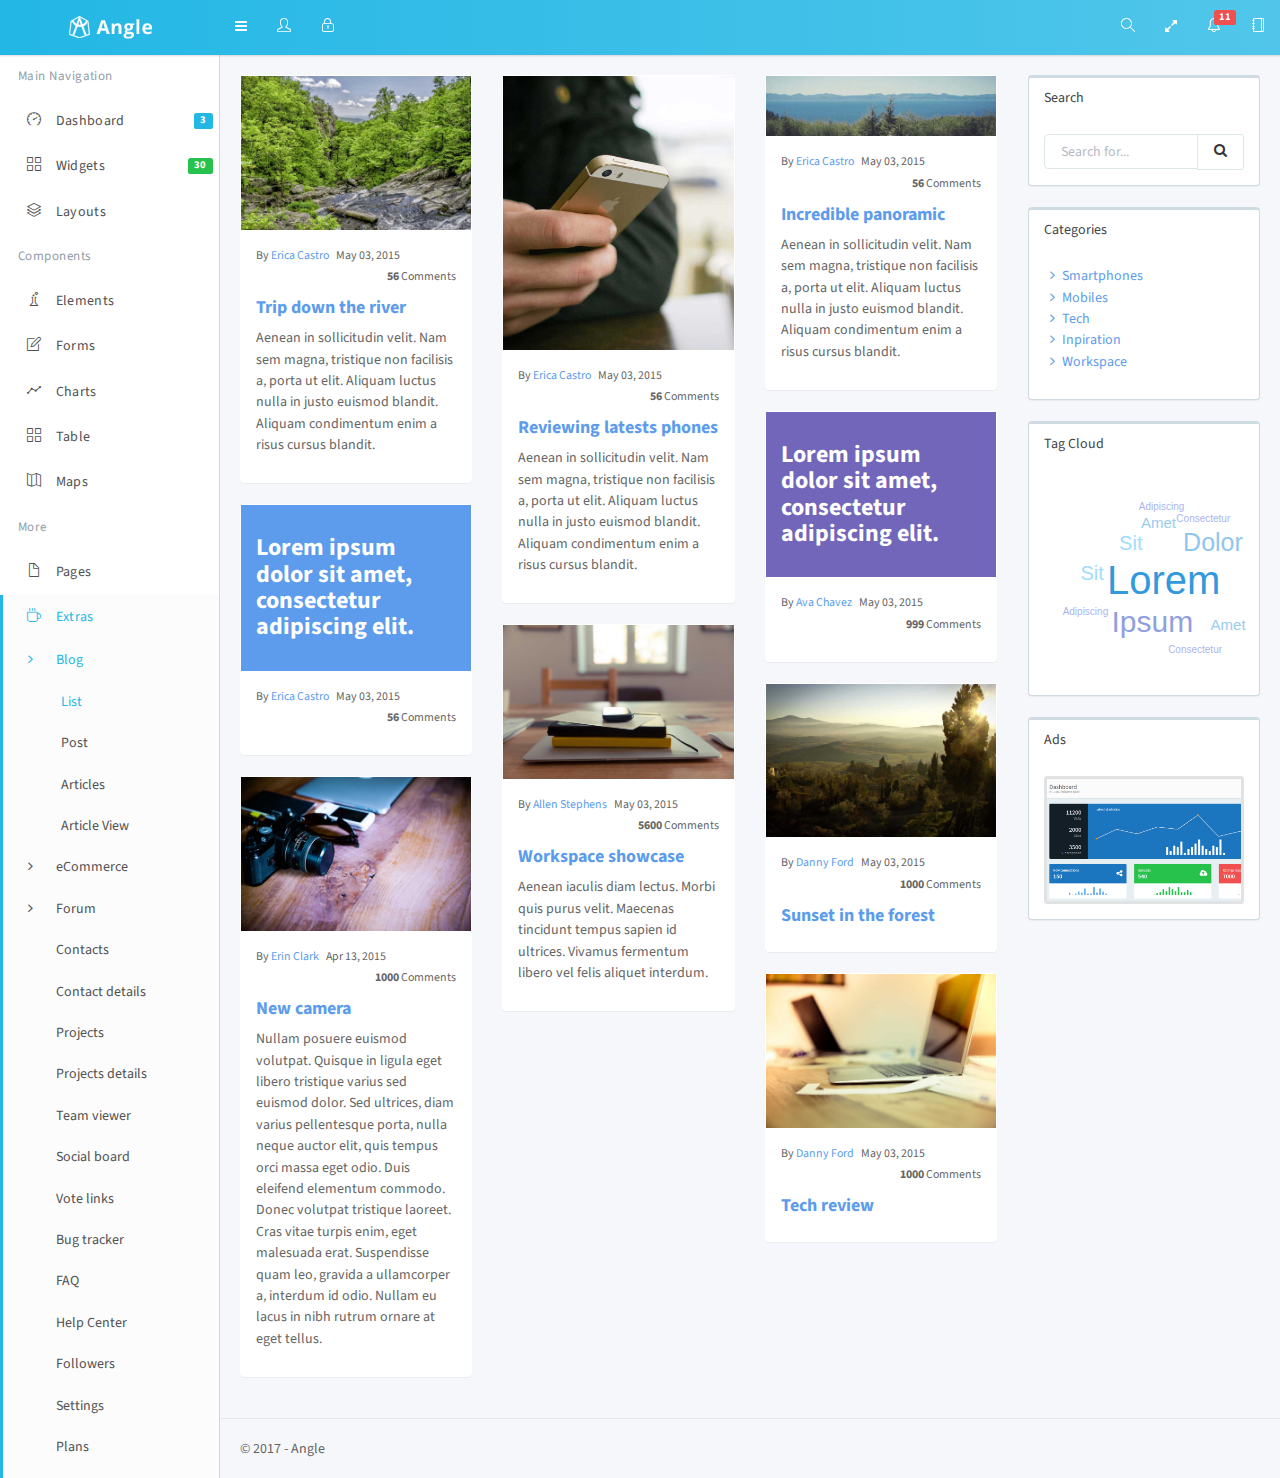
<file: BugTracker/app/blog.html>
<!DOCTYPE html>
<html lang="en">

<head>
   <meta charset="utf-8">
   <meta name="viewport" content="width=device-width, initial-scale=1, maximum-scale=1">
   <meta name="description" content="Bootstrap Admin App + jQuery">
   <meta name="keywords" content="app, responsive, jquery, bootstrap, dashboard, admin">
   <title>Angle - Bootstrap Admin Template</title>
   <!-- =============== VENDOR STYLES ===============-->
   <!-- FONT AWESOME-->
   <link rel="stylesheet" href="../vendor/fontawesome/css/font-awesome.min.css">
   <!-- SIMPLE LINE ICONS-->
   <link rel="stylesheet" href="../vendor/simple-line-icons/css/simple-line-icons.css">
   <!-- ANIMATE.CSS-->
   <link rel="stylesheet" href="../vendor/animate.css/animate.min.css">
   <!-- WHIRL (spinners)-->
   <link rel="stylesheet" href="../vendor/whirl/dist/whirl.css">
   <!-- =============== PAGE VENDOR STYLES ===============-->
   <!-- JQCLOUD-->
   <link rel="stylesheet" href="../vendor/jqcloud2/dist/jqcloud.css">
   <!-- =============== BOOTSTRAP STYLES ===============-->
   <link rel="stylesheet" href="css/bootstrap.css" id="bscss">
   <!-- =============== APP STYLES ===============-->
   <link rel="stylesheet" href="css/app.css" id="maincss">
</head>

<body>
   <div class="wrapper">
      <!-- top navbar-->
      <header class="topnavbar-wrapper">
         <!-- START Top Navbar-->
         <nav role="navigation" class="navbar topnavbar">
            <!-- START navbar header-->
            <div class="navbar-header">
               <a href="#/" class="navbar-brand">
                  <div class="brand-logo">
                     <img src="img/logo.png" alt="App Logo" class="img-responsive">
                  </div>
                  <div class="brand-logo-collapsed">
                     <img src="img/logo-single.png" alt="App Logo" class="img-responsive">
                  </div>
               </a>
            </div>
            <!-- END navbar header-->
            <!-- START Nav wrapper-->
            <div class="nav-wrapper">
               <!-- START Left navbar-->
               <ul class="nav navbar-nav">
                  <li>
                     <!-- Button used to collapse the left sidebar. Only visible on tablet and desktops-->
                     <a href="#" data-trigger-resize="" data-toggle-state="aside-collapsed" class="hidden-xs">
                        <em class="fa fa-navicon"></em>
                     </a>
                     <!-- Button to show/hide the sidebar on mobile. Visible on mobile only.-->
                     <a href="#" data-toggle-state="aside-toggled" data-no-persist="true" class="visible-xs sidebar-toggle">
                        <em class="fa fa-navicon"></em>
                     </a>
                  </li>
                  <!-- START User avatar toggle-->
                  <li>
                     <!-- Button used to collapse the left sidebar. Only visible on tablet and desktops-->
                     <a id="user-block-toggle" href="#user-block" data-toggle="collapse">
                        <em class="icon-user"></em>
                     </a>
                  </li>
                  <!-- END User avatar toggle-->
                  <!-- START lock screen-->
                  <li>
                     <a href="lock.html" title="Lock screen">
                        <em class="icon-lock"></em>
                     </a>
                  </li>
                  <!-- END lock screen-->
               </ul>
               <!-- END Left navbar-->
               <!-- START Right Navbar-->
               <ul class="nav navbar-nav navbar-right">
                  <!-- Search icon-->
                  <li>
                     <a href="#" data-search-open="">
                        <em class="icon-magnifier"></em>
                     </a>
                  </li>
                  <!-- Fullscreen (only desktops)-->
                  <li class="visible-lg">
                     <a href="#" data-toggle-fullscreen="">
                        <em class="fa fa-expand"></em>
                     </a>
                  </li>
                  <!-- START Alert menu-->
                  <li class="dropdown dropdown-list">
                     <a href="#" data-toggle="dropdown">
                        <em class="icon-bell"></em>
                        <div class="label label-danger">11</div>
                     </a>
                     <!-- START Dropdown menu-->
                     <ul class="dropdown-menu animated flipInX">
                        <li>
                           <!-- START list group-->
                           <div class="list-group">
                              <!-- list item-->
                              <a href="#" class="list-group-item">
                                 <div class="media-box">
                                    <div class="pull-left">
                                       <em class="fa fa-twitter fa-2x text-info"></em>
                                    </div>
                                    <div class="media-box-body clearfix">
                                       <p class="m0">New followers</p>
                                       <p class="m0 text-muted">
                                          <small>1 new follower</small>
                                       </p>
                                    </div>
                                 </div>
                              </a>
                              <!-- list item-->
                              <a href="#" class="list-group-item">
                                 <div class="media-box">
                                    <div class="pull-left">
                                       <em class="fa fa-envelope fa-2x text-warning"></em>
                                    </div>
                                    <div class="media-box-body clearfix">
                                       <p class="m0">New e-mails</p>
                                       <p class="m0 text-muted">
                                          <small>You have 10 new emails</small>
                                       </p>
                                    </div>
                                 </div>
                              </a>
                              <!-- list item-->
                              <a href="#" class="list-group-item">
                                 <div class="media-box">
                                    <div class="pull-left">
                                       <em class="fa fa-tasks fa-2x text-success"></em>
                                    </div>
                                    <div class="media-box-body clearfix">
                                       <p class="m0">Pending Tasks</p>
                                       <p class="m0 text-muted">
                                          <small>11 pending task</small>
                                       </p>
                                    </div>
                                 </div>
                              </a>
                              <!-- last list item-->
                              <a href="#" class="list-group-item">
                                 <small>More notifications</small>
                                 <span class="label label-danger pull-right">14</span>
                              </a>
                           </div>
                           <!-- END list group-->
                        </li>
                     </ul>
                     <!-- END Dropdown menu-->
                  </li>
                  <!-- END Alert menu-->
                  <!-- START Offsidebar button-->
                  <li>
                     <a href="#" data-toggle-state="offsidebar-open" data-no-persist="true">
                        <em class="icon-notebook"></em>
                     </a>
                  </li>
                  <!-- END Offsidebar menu-->
               </ul>
               <!-- END Right Navbar-->
            </div>
            <!-- END Nav wrapper-->
            <!-- START Search form-->
            <form role="search" action="search.html" class="navbar-form">
               <div class="form-group has-feedback">
                  <input type="text" placeholder="Type and hit enter ..." class="form-control">
                  <div data-search-dismiss="" class="fa fa-times form-control-feedback"></div>
               </div>
               <button type="submit" class="hidden btn btn-default">Submit</button>
            </form>
            <!-- END Search form-->
         </nav>
         <!-- END Top Navbar-->
      </header>
      <!-- sidebar-->
      <aside class="aside">
         <!-- START Sidebar (left)-->
         <div class="aside-inner">
            <nav data-sidebar-anyclick-close="" class="sidebar">
               <!-- START sidebar nav-->
               <ul class="nav">
                  <!-- START user info-->
                  <li class="has-user-block">
                     <div id="user-block" class="collapse">
                        <div class="item user-block">
                           <!-- User picture-->
                           <div class="user-block-picture">
                              <div class="user-block-status">
                                 <img src="img/user/02.jpg" alt="Avatar" width="60" height="60" class="img-thumbnail img-circle">
                                 <div class="circle circle-success circle-lg"></div>
                              </div>
                           </div>
                           <!-- Name and Job-->
                           <div class="user-block-info">
                              <span class="user-block-name">Hello, Mike</span>
                              <span class="user-block-role">Designer</span>
                           </div>
                        </div>
                     </div>
                  </li>
                  <!-- END user info-->
                  <!-- Iterates over all sidebar items-->
                  <li class="nav-heading ">
                     <span data-localize="sidebar.heading.HEADER">Main Navigation</span>
                  </li>
                  <li class=" ">
                     <a href="#dashboard" title="Dashboard" data-toggle="collapse">
                        <div class="pull-right label label-info">3</div>
                        <em class="icon-speedometer"></em>
                        <span data-localize="sidebar.nav.DASHBOARD">Dashboard</span>
                     </a>
                     <ul id="dashboard" class="nav sidebar-subnav collapse">
                        <li class="sidebar-subnav-header">Dashboard</li>
                        <li class=" ">
                           <a href="dashboard.html" title="Dashboard v1">
                              <span>Dashboard v1</span>
                           </a>
                        </li>
                        <li class=" ">
                           <a href="dashboard_v2.html" title="Dashboard v2">
                              <span>Dashboard v2</span>
                           </a>
                        </li>
                        <li class=" ">
                           <a href="dashboard_v3.html" title="Dashboard v3">
                              <span>Dashboard v3</span>
                           </a>
                        </li>
                     </ul>
                  </li>
                  <li class=" ">
                     <a href="widgets.html" title="Widgets">
                        <div class="pull-right label label-success">30</div>
                        <em class="icon-grid"></em>
                        <span data-localize="sidebar.nav.WIDGETS">Widgets</span>
                     </a>
                  </li>
                  <li class=" ">
                     <a href="#layout" title="Layouts" data-toggle="collapse">
                        <em class="icon-layers"></em>
                        <span>Layouts</span>
                     </a>
                     <ul id="layout" class="nav sidebar-subnav collapse">
                        <li class="sidebar-subnav-header">Layouts</li>
                        <li class=" ">
                           <a href="dashboard_h.html" title="Horizontal">
                              <span>Horizontal</span>
                           </a>
                        </li>
                     </ul>
                  </li>
                  <li class="nav-heading ">
                     <span data-localize="sidebar.heading.COMPONENTS">Components</span>
                  </li>
                  <li class=" ">
                     <a href="#elements" title="Elements" data-toggle="collapse">
                        <em class="icon-chemistry"></em>
                        <span data-localize="sidebar.nav.element.ELEMENTS">Elements</span>
                     </a>
                     <ul id="elements" class="nav sidebar-subnav collapse">
                        <li class="sidebar-subnav-header">Elements</li>
                        <li class=" ">
                           <a href="buttons.html" title="Buttons">
                              <span data-localize="sidebar.nav.element.BUTTON">Buttons</span>
                           </a>
                        </li>
                        <li class=" ">
                           <a href="notifications.html" title="Notifications">
                              <span data-localize="sidebar.nav.element.NOTIFICATION">Notifications</span>
                           </a>
                        </li>
                        <li class=" ">
                           <a href="sweetalert.html" title="Sweet Alert">
                              <span>Sweet Alert</span>
                           </a>
                        </li>
                        <li class=" ">
                           <a href="tour.html" title="Tour">
                              <span>Tour</span>
                           </a>
                        </li>
                        <li class=" ">
                           <a href="carousel.html" title="Carousel">
                              <span data-localize="sidebar.nav.element.INTERACTION">Carousel</span>
                           </a>
                        </li>
                        <li class=" ">
                           <a href="spinners.html" title="Spinners">
                              <span data-localize="sidebar.nav.element.SPINNER">Spinners</span>
                           </a>
                        </li>
                        <li class=" ">
                           <a href="animations.html" title="Animations">
                              <span data-localize="sidebar.nav.element.ANIMATION">Animations</span>
                           </a>
                        </li>
                        <li class=" ">
                           <a href="dropdown-animations.html" title="Dropdown">
                              <span data-localize="sidebar.nav.element.DROPDOWN">Dropdown</span>
                           </a>
                        </li>
                        <li class=" ">
                           <a href="nestable.html" title="Nestable">
                              <span>Nestable</span>
                           </a>
                        </li>
                        <li class=" ">
                           <a href="sortable.html" title="Sortable">
                              <span>Sortable</span>
                           </a>
                        </li>
                        <li class=" ">
                           <a href="panels.html" title="Panels">
                              <span data-localize="sidebar.nav.element.PANEL">Panels</span>
                           </a>
                        </li>
                        <li class=" ">
                           <a href="portlets.html" title="Portlets">
                              <span data-localize="sidebar.nav.element.PORTLET">Portlets</span>
                           </a>
                        </li>
                        <li class=" ">
                           <a href="grid.html" title="Grid">
                              <span data-localize="sidebar.nav.element.GRID">Grid</span>
                           </a>
                        </li>
                        <li class=" ">
                           <a href="grid-masonry.html" title="Grid Masonry">
                              <span data-localize="sidebar.nav.element.GRID_MASONRY">Grid Masonry</span>
                           </a>
                        </li>
                        <li class=" ">
                           <a href="typo.html" title="Typography">
                              <span data-localize="sidebar.nav.element.TYPO">Typography</span>
                           </a>
                        </li>
                        <li class=" ">
                           <a href="icons-font.html" title="Font Icons">
                              <div class="pull-right label label-success">+400</div>
                              <span data-localize="sidebar.nav.element.FONT_ICON">Font Icons</span>
                           </a>
                        </li>
                        <li class=" ">
                           <a href="icons-weather.html" title="Weather Icons">
                              <div class="pull-right label label-success">+100</div>
                              <span data-localize="sidebar.nav.element.WEATHER_ICON">Weather Icons</span>
                           </a>
                        </li>
                        <li class=" ">
                           <a href="colors.html" title="Colors">
                              <span data-localize="sidebar.nav.element.COLOR">Colors</span>
                           </a>
                        </li>
                     </ul>
                  </li>
                  <li class=" ">
                     <a href="#forms" title="Forms" data-toggle="collapse">
                        <em class="icon-note"></em>
                        <span data-localize="sidebar.nav.form.FORM">Forms</span>
                     </a>
                     <ul id="forms" class="nav sidebar-subnav collapse">
                        <li class="sidebar-subnav-header">Forms</li>
                        <li class=" ">
                           <a href="form-standard.html" title="Standard">
                              <span data-localize="sidebar.nav.form.STANDARD">Standard</span>
                           </a>
                        </li>
                        <li class=" ">
                           <a href="form-extended.html" title="Extended">
                              <span data-localize="sidebar.nav.form.EXTENDED">Extended</span>
                           </a>
                        </li>
                        <li class=" ">
                           <a href="form-validation.html" title="Validation">
                              <span data-localize="sidebar.nav.form.VALIDATION">Validation</span>
                           </a>
                        </li>
                        <li class=" ">
                           <a href="form-wizard.html" title="Wizard">
                              <span>Wizard</span>
                           </a>
                        </li>
                        <li class=" ">
                           <a href="form-upload.html" title="Upload">
                              <span>Upload</span>
                           </a>
                        </li>
                        <li class=" ">
                           <a href="form-xeditable.html" title="xEditable">
                              <span>xEditable</span>
                           </a>
                        </li>
                        <li class=" ">
                           <a href="form-imagecrop.html" title="Cropper">
                              <span>Cropper</span>
                           </a>
                        </li>
                     </ul>
                  </li>
                  <li class=" ">
                     <a href="#charts" title="Charts" data-toggle="collapse">
                        <em class="icon-graph"></em>
                        <span data-localize="sidebar.nav.chart.CHART">Charts</span>
                     </a>
                     <ul id="charts" class="nav sidebar-subnav collapse">
                        <li class="sidebar-subnav-header">Charts</li>
                        <li class=" ">
                           <a href="chart-flot.html" title="Flot">
                              <span data-localize="sidebar.nav.chart.FLOT">Flot</span>
                           </a>
                        </li>
                        <li class=" ">
                           <a href="chart-radial.html" title="Radial">
                              <span data-localize="sidebar.nav.chart.RADIAL">Radial</span>
                           </a>
                        </li>
                        <li class=" ">
                           <a href="chart-js.html" title="Chart JS">
                              <span>Chart JS</span>
                           </a>
                        </li>
                        <li class=" ">
                           <a href="chart-rickshaw.html" title="Rickshaw">
                              <span>Rickshaw</span>
                           </a>
                        </li>
                        <li class=" ">
                           <a href="chart-morris.html" title="MorrisJS">
                              <span>MorrisJS</span>
                           </a>
                        </li>
                        <li class=" ">
                           <a href="chart-chartist.html" title="Chartist">
                              <span>Chartist</span>
                           </a>
                        </li>
                     </ul>
                  </li>
                  <li class=" ">
                     <a href="#tables" title="Tables" data-toggle="collapse">
                        <em class="icon-grid"></em>
                        <span data-localize="sidebar.nav.table.TABLE">Tables</span>
                     </a>
                     <ul id="tables" class="nav sidebar-subnav collapse">
                        <li class="sidebar-subnav-header">Tables</li>
                        <li class=" ">
                           <a href="table-standard.html" title="Standard">
                              <span data-localize="sidebar.nav.table.STANDARD">Standard</span>
                           </a>
                        </li>
                        <li class=" ">
                           <a href="table-extended.html" title="Extended">
                              <span data-localize="sidebar.nav.table.EXTENDED">Extended</span>
                           </a>
                        </li>
                        <li class=" ">
                           <a href="table-datatable.html" title="DataTables">
                              <span data-localize="sidebar.nav.table.DATATABLE">DataTables</span>
                           </a>
                        </li>
                        <li class=" ">
                           <a href="table-jqgrid.html" title="jqGrid">
                              <span>jqGrid</span>
                           </a>
                        </li>
                     </ul>
                  </li>
                  <li class=" ">
                     <a href="#maps" title="Maps" data-toggle="collapse">
                        <em class="icon-map"></em>
                        <span data-localize="sidebar.nav.map.MAP">Maps</span>
                     </a>
                     <ul id="maps" class="nav sidebar-subnav collapse">
                        <li class="sidebar-subnav-header">Maps</li>
                        <li class=" ">
                           <a href="maps-google.html" title="Google Maps">
                              <span data-localize="sidebar.nav.map.GOOGLE">Google Maps</span>
                           </a>
                        </li>
                        <li class=" ">
                           <a href="maps-vector.html" title="Vector Maps">
                              <span data-localize="sidebar.nav.map.VECTOR">Vector Maps</span>
                           </a>
                        </li>
                     </ul>
                  </li>
                  <li class="nav-heading ">
                     <span data-localize="sidebar.heading.MORE">More</span>
                  </li>
                  <li class=" ">
                     <a href="#pages" title="Pages" data-toggle="collapse">
                        <em class="icon-doc"></em>
                        <span data-localize="sidebar.nav.pages.PAGES">Pages</span>
                     </a>
                     <ul id="pages" class="nav sidebar-subnav collapse">
                        <li class="sidebar-subnav-header">Pages</li>
                        <li class=" ">
                           <a href="login.html" title="Login">
                              <span data-localize="sidebar.nav.pages.LOGIN">Login</span>
                           </a>
                        </li>
                        <li class=" ">
                           <a href="register.html" title="Sign up">
                              <span data-localize="sidebar.nav.pages.REGISTER">Sign up</span>
                           </a>
                        </li>
                        <li class=" ">
                           <a href="recover.html" title="Recover Password">
                              <span data-localize="sidebar.nav.pages.RECOVER">Recover Password</span>
                           </a>
                        </li>
                        <li class=" ">
                           <a href="lock.html" title="Lock">
                              <span data-localize="sidebar.nav.pages.LOCK">Lock</span>
                           </a>
                        </li>
                        <li class=" ">
                           <a href="template.html" title="Starter Template">
                              <span data-localize="sidebar.nav.pages.STARTER">Starter Template</span>
                           </a>
                        </li>
                        <li class=" ">
                           <a href="404.html" title="404">
                              <span>404</span>
                           </a>
                        </li>
                        <li class=" ">
                           <a href="500.html" title="500">
                              <span>500</span>
                           </a>
                        </li>
                        <li class=" ">
                           <a href="maintenance.html" title="Maintenance">
                              <span>Maintenance</span>
                           </a>
                        </li>
                     </ul>
                  </li>
                  <li class=" ">
                     <a href="#extras" title="Extras" data-toggle="collapse">
                        <em class="icon-cup"></em>
                        <span data-localize="sidebar.nav.extra.EXTRA">Extras</span>
                     </a>
                     <ul id="extras" class="nav sidebar-subnav collapse">
                        <li class="sidebar-subnav-header">Extras</li>
                        <li class=" ">
                           <a href="#blog" title="Blog" data-toggle="collapse">
                              <em class="fa fa-angle-right"></em>
                              <span>Blog</span>
                           </a>
                           <ul id="blog" class="nav sidebar-subnav collapse">
                              <li class="sidebar-subnav-header">Blog</li>
                              <li class=" active">
                                 <a href="blog.html" title="List">
                                    <span>List</span>
                                 </a>
                              </li>
                              <li class=" ">
                                 <a href="blog-post.html" title="Post">
                                    <span>Post</span>
                                 </a>
                              </li>
                              <li class=" ">
                                 <a href="blog-articles.html" title="Articles">
                                    <span>Articles</span>
                                 </a>
                              </li>
                              <li class=" ">
                                 <a href="blog-article-view.html" title="Article View">
                                    <span>Article View</span>
                                 </a>
                              </li>
                           </ul>
                        </li>
                        <li class=" ">
                           <a href="#ecommerce" title="eCommerce" data-toggle="collapse">
                              <em class="fa fa-angle-right"></em>
                              <span>eCommerce</span>
                           </a>
                           <ul id="ecommerce" class="nav sidebar-subnav collapse">
                              <li class="sidebar-subnav-header">eCommerce</li>
                              <li class=" ">
                                 <a href="ecommerce-orders.html" title="Orders">
                                    <div class="pull-right label label-info">10</div>
                                    <span>Orders</span>
                                 </a>
                              </li>
                              <li class=" ">
                                 <a href="ecommerce-order-view.html" title="Order View">
                                    <span>Order View</span>
                                 </a>
                              </li>
                              <li class=" ">
                                 <a href="ecommerce-products.html" title="Products">
                                    <span>Products</span>
                                 </a>
                              </li>
                              <li class=" ">
                                 <a href="ecommerce-product-view.html" title="Product View">
                                    <span>Product View</span>
                                 </a>
                              </li>
                              <li class=" ">
                                 <a href="ecommerce-checkout.html" title="Checkout">
                                    <span>Checkout</span>
                                 </a>
                              </li>
                           </ul>
                        </li>
                        <li class=" ">
                           <a href="#forum" title="Forum" data-toggle="collapse">
                              <em class="fa fa-angle-right"></em>
                              <span>Forum</span>
                           </a>
                           <ul id="forum" class="nav sidebar-subnav collapse">
                              <li class="sidebar-subnav-header">Forum</li>
                              <li class=" ">
                                 <a href="forum-categories.html" title="Categories">
                                    <span>Categories</span>
                                 </a>
                              </li>
                              <li class=" ">
                                 <a href="forum-topics.html" title="Topics">
                                    <span>Topics</span>
                                 </a>
                              </li>
                              <li class=" ">
                                 <a href="forum-discussion.html" title="Discussion">
                                    <span>Discussion</span>
                                 </a>
                              </li>
                           </ul>
                        </li>
                        <li class=" ">
                           <a href="contacts.html" title="Contacts">
                              <span>Contacts</span>
                           </a>
                        </li>
                        <li class=" ">
                           <a href="contact-details.html" title="Contact details">
                              <span>Contact details</span>
                           </a>
                        </li>
                        <li class=" ">
                           <a href="projects.html" title="Projects">
                              <span>Projects</span>
                           </a>
                        </li>
                        <li class=" ">
                           <a href="project-details.html" title="Projects details">
                              <span>Projects details</span>
                           </a>
                        </li>
                        <li class=" ">
                           <a href="team-viewer.html" title="Team viewer">
                              <span>Team viewer</span>
                           </a>
                        </li>
                        <li class=" ">
                           <a href="social-board.html" title="Social board">
                              <span>Social board</span>
                           </a>
                        </li>
                        <li class=" ">
                           <a href="vote-links.html" title="Vote links">
                              <span>Vote links</span>
                           </a>
                        </li>
                        <li class=" ">
                           <a href="bug-tracker.html" title="Bug tracker">
                              <span>Bug tracker</span>
                           </a>
                        </li>
                        <li class=" ">
                           <a href="faq.html" title="FAQ">
                              <span>FAQ</span>
                           </a>
                        </li>
                        <li class=" ">
                           <a href="help-center.html" title="Help Center">
                              <span>Help Center</span>
                           </a>
                        </li>
                        <li class=" ">
                           <a href="followers.html" title="Followers">
                              <span>Followers</span>
                           </a>
                        </li>
                        <li class=" ">
                           <a href="settings.html" title="Settings">
                              <span>Settings</span>
                           </a>
                        </li>
                        <li class=" ">
                           <a href="plans.html" title="Plans">
                              <span>Plans</span>
                           </a>
                        </li>
                        <li class=" ">
                           <a href="file-manager.html" title="File manager">
                              <span>File manager</span>
                           </a>
                        </li>
                        <li class=" ">
                           <a href="mailbox.html" title="Mailbox">
                              <span data-localize="sidebar.nav.extra.MAILBOX">Mailbox</span>
                           </a>
                        </li>
                        <li class=" ">
                           <a href="timeline.html" title="Timeline">
                              <span data-localize="sidebar.nav.extra.TIMELINE">Timeline</span>
                           </a>
                        </li>
                        <li class=" ">
                           <a href="calendar.html" title="Calendar">
                              <span data-localize="sidebar.nav.extra.CALENDAR">Calendar</span>
                           </a>
                        </li>
                        <li class=" ">
                           <a href="invoice.html" title="Invoice">
                              <span data-localize="sidebar.nav.extra.INVOICE">Invoice</span>
                           </a>
                        </li>
                        <li class=" ">
                           <a href="search.html" title="Search">
                              <span data-localize="sidebar.nav.extra.SEARCH">Search</span>
                           </a>
                        </li>
                        <li class=" ">
                           <a href="todo.html" title="Todo List">
                              <span data-localize="sidebar.nav.extra.TODO">Todo List</span>
                           </a>
                        </li>
                        <li class=" ">
                           <a href="profile.html" title="Profile">
                              <span data-localize="sidebar.nav.extra.PROFILE">Profile</span>
                           </a>
                        </li>
                     </ul>
                  </li>
                  <li class=" ">
                     <a href="#multilevel" title="Multilevel" data-toggle="collapse">
                        <em class="fa fa-folder-open-o"></em>
                        <span>Multilevel</span>
                     </a>
                     <ul id="multilevel" class="nav sidebar-subnav collapse">
                        <li class="sidebar-subnav-header">Multilevel</li>
                        <li class=" ">
                           <a href="#level1" title="Level 1" data-toggle="collapse">
                              <span>Level 1</span>
                           </a>
                           <ul id="level1" class="nav sidebar-subnav collapse">
                              <li class="sidebar-subnav-header">Level 1</li>
                              <li class=" ">
                                 <a href="multilevel-1.html" title="Level1 Item">
                                    <span>Level1 Item</span>
                                 </a>
                              </li>
                              <li class=" ">
                                 <a href="#level2" title="Level 2" data-toggle="collapse">
                                    <span>Level 2</span>
                                 </a>
                                 <ul id="level2" class="nav sidebar-subnav collapse">
                                    <li class="sidebar-subnav-header">Level 2</li>
                                    <li class=" ">
                                       <a href="#level3" title="Level 3" data-toggle="collapse">
                                          <span>Level 3</span>
                                       </a>
                                       <ul id="level3" class="nav sidebar-subnav collapse">
                                          <li class="sidebar-subnav-header">Level 3</li>
                                          <li class=" ">
                                             <a href="multilevel-3.html" title="Level3 Item">
                                                <span>Level3 Item</span>
                                             </a>
                                          </li>
                                       </ul>
                                    </li>
                                 </ul>
                              </li>
                           </ul>
                        </li>
                     </ul>
                  </li>
                  <li class=" ">
                     <a href="documentation.html" title="Documentation">
                        <em class="icon-graduation"></em>
                        <span data-localize="sidebar.nav.DOCUMENTATION">Documentation</span>
                     </a>
                  </li>
               </ul>
               <!-- END sidebar nav-->
            </nav>
         </div>
         <!-- END Sidebar (left)-->
      </aside>
      <!-- offsidebar-->
      <aside class="offsidebar hide">
         <!-- START Off Sidebar (right)-->
         <nav>
            <div role="tabpanel">
               <!-- Nav tabs-->
               <ul role="tablist" class="nav nav-tabs nav-justified">
                  <li role="presentation" class="active">
                     <a href="#app-settings" aria-controls="app-settings" role="tab" data-toggle="tab">
                        <em class="icon-equalizer fa-lg"></em>
                     </a>
                  </li>
                  <li role="presentation">
                     <a href="#app-chat" aria-controls="app-chat" role="tab" data-toggle="tab">
                        <em class="icon-user fa-lg"></em>
                     </a>
                  </li>
               </ul>
               <!-- Tab panes-->
               <div class="tab-content">
                  <div id="app-settings" role="tabpanel" class="tab-pane fade in active">
                     <h3 class="text-center text-thin">Settings</h3>
                     <div class="p">
                        <h4 class="text-muted text-thin">Themes</h4>
                        <div class="table-grid mb">
                           <div class="col mb">
                              <div class="setting-color">
                                 <label data-load-css="css/theme-a.css">
                                    <input type="radio" name="setting-theme" checked="checked">
                                    <span class="icon-check"></span>
                                    <span class="split">
                                       <span class="color bg-info"></span>
                                       <span class="color bg-info-light"></span>
                                    </span>
                                    <span class="color bg-white"></span>
                                 </label>
                              </div>
                           </div>
                           <div class="col mb">
                              <div class="setting-color">
                                 <label data-load-css="css/theme-b.css">
                                    <input type="radio" name="setting-theme">
                                    <span class="icon-check"></span>
                                    <span class="split">
                                       <span class="color bg-green"></span>
                                       <span class="color bg-green-light"></span>
                                    </span>
                                    <span class="color bg-white"></span>
                                 </label>
                              </div>
                           </div>
                           <div class="col mb">
                              <div class="setting-color">
                                 <label data-load-css="css/theme-c.css">
                                    <input type="radio" name="setting-theme">
                                    <span class="icon-check"></span>
                                    <span class="split">
                                       <span class="color bg-purple"></span>
                                       <span class="color bg-purple-light"></span>
                                    </span>
                                    <span class="color bg-white"></span>
                                 </label>
                              </div>
                           </div>
                           <div class="col mb">
                              <div class="setting-color">
                                 <label data-load-css="css/theme-d.css">
                                    <input type="radio" name="setting-theme">
                                    <span class="icon-check"></span>
                                    <span class="split">
                                       <span class="color bg-danger"></span>
                                       <span class="color bg-danger-light"></span>
                                    </span>
                                    <span class="color bg-white"></span>
                                 </label>
                              </div>
                           </div>
                        </div>
                        <div class="table-grid mb">
                           <div class="col mb">
                              <div class="setting-color">
                                 <label data-load-css="css/theme-e.css">
                                    <input type="radio" name="setting-theme">
                                    <span class="icon-check"></span>
                                    <span class="split">
                                       <span class="color bg-info-dark"></span>
                                       <span class="color bg-info"></span>
                                    </span>
                                    <span class="color bg-gray-dark"></span>
                                 </label>
                              </div>
                           </div>
                           <div class="col mb">
                              <div class="setting-color">
                                 <label data-load-css="css/theme-f.css">
                                    <input type="radio" name="setting-theme">
                                    <span class="icon-check"></span>
                                    <span class="split">
                                       <span class="color bg-green-dark"></span>
                                       <span class="color bg-green"></span>
                                    </span>
                                    <span class="color bg-gray-dark"></span>
                                 </label>
                              </div>
                           </div>
                           <div class="col mb">
                              <div class="setting-color">
                                 <label data-load-css="css/theme-g.css">
                                    <input type="radio" name="setting-theme">
                                    <span class="icon-check"></span>
                                    <span class="split">
                                       <span class="color bg-purple-dark"></span>
                                       <span class="color bg-purple"></span>
                                    </span>
                                    <span class="color bg-gray-dark"></span>
                                 </label>
                              </div>
                           </div>
                           <div class="col mb">
                              <div class="setting-color">
                                 <label data-load-css="css/theme-h.css">
                                    <input type="radio" name="setting-theme">
                                    <span class="icon-check"></span>
                                    <span class="split">
                                       <span class="color bg-danger-dark"></span>
                                       <span class="color bg-danger"></span>
                                    </span>
                                    <span class="color bg-gray-dark"></span>
                                 </label>
                              </div>
                           </div>
                        </div>
                     </div>
                     <div class="p">
                        <h4 class="text-muted text-thin">Layout</h4>
                        <div class="clearfix">
                           <p class="pull-left">Fixed</p>
                           <div class="pull-right">
                              <label class="switch">
                                 <input id="chk-fixed" type="checkbox" data-toggle-state="layout-fixed">
                                 <span></span>
                              </label>
                           </div>
                        </div>
                        <div class="clearfix">
                           <p class="pull-left">Boxed</p>
                           <div class="pull-right">
                              <label class="switch">
                                 <input id="chk-boxed" type="checkbox" data-toggle-state="layout-boxed">
                                 <span></span>
                              </label>
                           </div>
                        </div>
                        <div class="clearfix">
                           <p class="pull-left">RTL</p>
                           <div class="pull-right">
                              <label class="switch">
                                 <input id="chk-rtl" type="checkbox">
                                 <span></span>
                              </label>
                           </div>
                        </div>
                     </div>
                     <div class="p">
                        <h4 class="text-muted text-thin">Aside</h4>
                        <div class="clearfix">
                           <p class="pull-left">Collapsed</p>
                           <div class="pull-right">
                              <label class="switch">
                                 <input id="chk-collapsed" type="checkbox" data-toggle-state="aside-collapsed">
                                 <span></span>
                              </label>
                           </div>
                        </div>
                        <div class="clearfix">
                           <p class="pull-left">Collapsed Text</p>
                           <div class="pull-right">
                              <label class="switch">
                                 <input id="chk-collapsed-text" type="checkbox" data-toggle-state="aside-collapsed-text">
                                 <span></span>
                              </label>
                           </div>
                        </div>
                        <div class="clearfix">
                           <p class="pull-left">Float</p>
                           <div class="pull-right">
                              <label class="switch">
                                 <input id="chk-float" type="checkbox" data-toggle-state="aside-float">
                                 <span></span>
                              </label>
                           </div>
                        </div>
                        <div class="clearfix">
                           <p class="pull-left">Hover</p>
                           <div class="pull-right">
                              <label class="switch">
                                 <input id="chk-hover" type="checkbox" data-toggle-state="aside-hover">
                                 <span></span>
                              </label>
                           </div>
                        </div>
                        <div class="clearfix">
                           <p class="pull-left">Show Scrollbar</p>
                           <div class="pull-right">
                              <label class="switch">
                                 <input id="chk-hover" type="checkbox" data-toggle-state="show-scrollbar" data-target=".sidebar">
                                 <span></span>
                              </label>
                           </div>
                        </div>
                     </div>
                  </div>
                  <div id="app-chat" role="tabpanel" class="tab-pane fade">
                     <h3 class="text-center text-thin">Connections</h3>
                     <ul class="nav">
                        <!-- START list title-->
                        <li class="p">
                           <small class="text-muted">ONLINE</small>
                        </li>
                        <!-- END list title-->
                        <li>
                           <!-- START User status-->
                           <a href="#" class="media-box p mt0">
                              <span class="pull-right">
                                 <span class="circle circle-success circle-lg"></span>
                              </span>
                              <span class="pull-left">
                                 <!-- Contact avatar-->
                                 <img src="img/user/05.jpg" alt="Image" class="media-box-object img-circle thumb48">
                              </span>
                              <!-- Contact info-->
                              <span class="media-box-body">
                                 <span class="media-box-heading">
                                    <strong>Juan Sims</strong>
                                    <br>
                                    <small class="text-muted">Designeer</small>
                                 </span>
                              </span>
                           </a>
                           <!-- END User status-->
                           <!-- START User status-->
                           <a href="#" class="media-box p mt0">
                              <span class="pull-right">
                                 <span class="circle circle-success circle-lg"></span>
                              </span>
                              <span class="pull-left">
                                 <!-- Contact avatar-->
                                 <img src="img/user/06.jpg" alt="Image" class="media-box-object img-circle thumb48">
                              </span>
                              <!-- Contact info-->
                              <span class="media-box-body">
                                 <span class="media-box-heading">
                                    <strong>Maureen Jenkins</strong>
                                    <br>
                                    <small class="text-muted">Designeer</small>
                                 </span>
                              </span>
                           </a>
                           <!-- END User status-->
                           <!-- START User status-->
                           <a href="#" class="media-box p mt0">
                              <span class="pull-right">
                                 <span class="circle circle-danger circle-lg"></span>
                              </span>
                              <span class="pull-left">
                                 <!-- Contact avatar-->
                                 <img src="img/user/07.jpg" alt="Image" class="media-box-object img-circle thumb48">
                              </span>
                              <!-- Contact info-->
                              <span class="media-box-body">
                                 <span class="media-box-heading">
                                    <strong>Billie Dunn</strong>
                                    <br>
                                    <small class="text-muted">Designeer</small>
                                 </span>
                              </span>
                           </a>
                           <!-- END User status-->
                           <!-- START User status-->
                           <a href="#" class="media-box p mt0">
                              <span class="pull-right">
                                 <span class="circle circle-warning circle-lg"></span>
                              </span>
                              <span class="pull-left">
                                 <!-- Contact avatar-->
                                 <img src="img/user/08.jpg" alt="Image" class="media-box-object img-circle thumb48">
                              </span>
                              <!-- Contact info-->
                              <span class="media-box-body">
                                 <span class="media-box-heading">
                                    <strong>Tomothy Roberts</strong>
                                    <br>
                                    <small class="text-muted">Designer</small>
                                 </span>
                              </span>
                           </a>
                           <!-- END User status-->
                        </li>
                        <!-- START list title-->
                        <li class="p">
                           <small class="text-muted">OFFLINE</small>
                        </li>
                        <!-- END list title-->
                        <li>
                           <!-- START User status-->
                           <a href="#" class="media-box p mt0">
                              <span class="pull-right">
                                 <span class="circle circle-lg"></span>
                              </span>
                              <span class="pull-left">
                                 <!-- Contact avatar-->
                                 <img src="img/user/09.jpg" alt="Image" class="media-box-object img-circle thumb48">
                              </span>
                              <!-- Contact info-->
                              <span class="media-box-body">
                                 <span class="media-box-heading">
                                    <strong>Lawrence Robinson</strong>
                                    <br>
                                    <small class="text-muted">Developer</small>
                                 </span>
                              </span>
                           </a>
                           <!-- END User status-->
                           <!-- START User status-->
                           <a href="#" class="media-box p mt0">
                              <span class="pull-right">
                                 <span class="circle circle-lg"></span>
                              </span>
                              <span class="pull-left">
                                 <!-- Contact avatar-->
                                 <img src="img/user/10.jpg" alt="Image" class="media-box-object img-circle thumb48">
                              </span>
                              <!-- Contact info-->
                              <span class="media-box-body">
                                 <span class="media-box-heading">
                                    <strong>Tyrone Owens</strong>
                                    <br>
                                    <small class="text-muted">Designer</small>
                                 </span>
                              </span>
                           </a>
                           <!-- END User status-->
                        </li>
                        <li>
                           <div class="p-lg text-center">
                              <!-- Optional link to list more users-->
                              <a href="#" title="See more contacts" class="btn btn-purple btn-sm">
                                 <strong>Load more..</strong>
                              </a>
                           </div>
                        </li>
                     </ul>
                     <!-- Extra items-->
                     <div class="p">
                        <p>
                           <small class="text-muted">Tasks completion</small>
                        </p>
                        <div class="progress progress-xs m0">
                           <div role="progressbar" aria-valuenow="80" aria-valuemin="0" aria-valuemax="100" class="progress-bar progress-bar-success progress-80">
                              <span class="sr-only">80% Complete</span>
                           </div>
                        </div>
                     </div>
                     <div class="p">
                        <p>
                           <small class="text-muted">Upload quota</small>
                        </p>
                        <div class="progress progress-xs m0">
                           <div role="progressbar" aria-valuenow="40" aria-valuemin="0" aria-valuemax="100" class="progress-bar progress-bar-warning progress-40">
                              <span class="sr-only">40% Complete</span>
                           </div>
                        </div>
                     </div>
                  </div>
               </div>
            </div>
         </nav>
         <!-- END Off Sidebar (right)-->
      </aside>
      <!-- Main section-->
      <section>
         <!-- Page content-->
         <div class="content-wrapper">
            <div class="row">
               <!-- Blog Content-->
               <div class="col-lg-9">
                  <div class="row">
                     <!-- Posts column 1-->
                     <div class="col-lg-4">
                        <div class="panel">
                           <a href="">
                              <img src="img/bg1.jpg" class="img-responsive">
                           </a>
                           <div class="panel-body">
                              <p class="clearfix">
                                 <span class="pull-left">
                                    <small class="mr-sm">By <a href="">Erica Castro</a>
                                    </small>
                                    <small class="mr-sm">May 03, 2015</small>
                                 </span>
                                 <span class="pull-right">
                                    <small>
                                       <strong>56</strong>
                                       <span>Comments</span>
                                    </small>
                                 </span>
                              </p>
                              <h4> <a href="">Trip down the river</a>
                              </h4>
                              <p>Aenean in sollicitudin velit. Nam sem magna, tristique non facilisis a, porta ut elit. Aliquam luctus nulla in justo euismod blandit. Aliquam condimentum enim a risus cursus blandit.</p>
                           </div>
                        </div>
                        <div class="panel">
                           <div class="panel-body bg-primary">
                              <h3 class="mv-lg">Lorem ipsum dolor sit amet, consectetur adipiscing elit.</h3>
                           </div>
                           <div class="panel-body">
                              <p class="clearfix">
                                 <span class="pull-left">
                                    <small class="mr-sm">By <a href="">Erica Castro</a>
                                    </small>
                                    <small class="mr-sm">May 03, 2015</small>
                                 </span>
                                 <span class="pull-right">
                                    <small>
                                       <strong>56</strong>
                                       <span>Comments</span>
                                    </small>
                                 </span>
                              </p>
                           </div>
                        </div>
                        <div class="panel">
                           <a href="">
                              <img src="img/bg10.jpg" class="img-responsive">
                           </a>
                           <div class="panel-body">
                              <p class="clearfix">
                                 <span class="pull-left">
                                    <small class="mr-sm">By <a href="">Erin Clark</a>
                                    </small>
                                    <small class="mr-sm">Apr 13, 2015</small>
                                 </span>
                                 <span class="pull-right">
                                    <small>
                                       <strong>1000</strong>
                                       <span>Comments</span>
                                    </small>
                                 </span>
                              </p>
                              <h4> <a href="">New camera</a>
                              </h4>
                              <p>Nullam posuere euismod volutpat. Quisque in ligula eget libero tristique varius sed euismod dolor. Sed ultrices, diam varius pellentesque porta, nulla neque auctor elit, quis tempus orci massa eget odio. Duis eleifend elementum
                                 commodo. Donec volutpat tristique laoreet. Cras vitae turpis enim, eget malesuada erat. Suspendisse quam leo, gravida a ullamcorper a, interdum id odio. Nullam eu lacus in nibh rutrum ornare at eget tellus.</p>
                           </div>
                        </div>
                     </div>
                     <!-- Posts column 2-->
                     <div class="col-lg-4">
                        <div class="panel">
                           <a href="">
                              <img src="img/bg2.jpg" class="img-responsive">
                           </a>
                           <div class="panel-body">
                              <p class="clearfix">
                                 <span class="pull-left">
                                    <small class="mr-sm">By <a href="">Erica Castro</a>
                                    </small>
                                    <small class="mr-sm">May 03, 2015</small>
                                 </span>
                                 <span class="pull-right">
                                    <small>
                                       <strong>56</strong>
                                       <span>Comments</span>
                                    </small>
                                 </span>
                              </p>
                              <h4> <a href="">Reviewing latests phones</a>
                              </h4>
                              <p>Aenean in sollicitudin velit. Nam sem magna, tristique non facilisis a, porta ut elit. Aliquam luctus nulla in justo euismod blandit. Aliquam condimentum enim a risus cursus blandit.</p>
                           </div>
                        </div>
                        <div class="panel">
                           <a href="">
                              <img src="img/bg8.jpg" class="img-responsive">
                           </a>
                           <div class="panel-body">
                              <p class="clearfix">
                                 <span class="pull-left">
                                    <small class="mr-sm">By <a href="">Allen Stephens</a>
                                    </small>
                                    <small class="mr-sm">May 03, 2015</small>
                                 </span>
                                 <span class="pull-right">
                                    <small>
                                       <strong>5600</strong>
                                       <span>Comments</span>
                                    </small>
                                 </span>
                              </p>
                              <h4> <a href="">Workspace showcase</a>
                              </h4>
                              <p>Aenean iaculis diam lectus. Morbi quis purus velit. Maecenas tincidunt tempus sapien id ultrices. Vivamus fermentum libero vel felis aliquet interdum.</p>
                           </div>
                        </div>
                     </div>
                     <!-- Posts column 3-->
                     <div class="col-lg-4">
                        <div class="panel">
                           <a href="">
                              <img src="img/bg3.jpg" class="img-responsive">
                           </a>
                           <div class="panel-body">
                              <p class="clearfix">
                                 <span class="pull-left">
                                    <small class="mr-sm">By <a href="">Erica Castro</a>
                                    </small>
                                    <small class="mr-sm">May 03, 2015</small>
                                 </span>
                                 <span class="pull-right">
                                    <small>
                                       <strong>56</strong>
                                       <span>Comments</span>
                                    </small>
                                 </span>
                              </p>
                              <h4> <a href="">Incredible panoramic</a>
                              </h4>
                              <p>Aenean in sollicitudin velit. Nam sem magna, tristique non facilisis a, porta ut elit. Aliquam luctus nulla in justo euismod blandit. Aliquam condimentum enim a risus cursus blandit.</p>
                           </div>
                        </div>
                        <div class="panel">
                           <div class="panel-body bg-purple">
                              <h3 class="mv-lg">Lorem ipsum dolor sit amet, consectetur adipiscing elit.</h3>
                           </div>
                           <div class="panel-body">
                              <p class="clearfix">
                                 <span class="pull-left">
                                    <small class="mr-sm">By <a href="">Ava Chavez</a>
                                    </small>
                                    <small class="mr-sm">May 03, 2015</small>
                                 </span>
                                 <span class="pull-right">
                                    <small>
                                       <strong>999</strong>
                                       <span>Comments</span>
                                    </small>
                                 </span>
                              </p>
                           </div>
                        </div>
                        <div class="panel">
                           <a href="">
                              <img src="img/bg4.jpg" class="img-responsive">
                           </a>
                           <div class="panel-body">
                              <p class="clearfix">
                                 <span class="pull-left">
                                    <small class="mr-sm">By <a href="">Danny Ford</a>
                                    </small>
                                    <small class="mr-sm">May 03, 2015</small>
                                 </span>
                                 <span class="pull-right">
                                    <small>
                                       <strong>1000</strong>
                                       <span>Comments</span>
                                    </small>
                                 </span>
                              </p>
                              <h4> <a href="">Sunset in the forest</a>
                              </h4>
                           </div>
                        </div>
                        <div class="panel">
                           <a href="">
                              <img src="img/bg5.jpg" class="img-responsive">
                           </a>
                           <div class="panel-body">
                              <p class="clearfix">
                                 <span class="pull-left">
                                    <small class="mr-sm">By <a href="">Danny Ford</a>
                                    </small>
                                    <small class="mr-sm">May 03, 2015</small>
                                 </span>
                                 <span class="pull-right">
                                    <small>
                                       <strong>1000</strong>
                                       <span>Comments</span>
                                    </small>
                                 </span>
                              </p>
                              <h4> <a href="">Tech review</a>
                              </h4>
                           </div>
                        </div>
                     </div>
                  </div>
               </div>
               <!-- Blog Sidebar-->
               <div class="col-lg-3">
                  <!-- Search-->
                  <div class="panel panel-default">
                     <div class="panel-heading">Search</div>
                     <div class="panel-body">
                        <form class="form-horizontal">
                           <div class="input-group">
                              <input type="text" placeholder="Search for..." class="form-control">
                              <span class="input-group-btn">
                                 <button type="button" class="btn btn-default">
                                    <em class="fa fa-search"></em>
                                 </button>
                              </span>
                           </div>
                        </form>
                     </div>
                  </div>
                  <!-- Categories-->
                  <div class="panel panel-default">
                     <div class="panel-heading">Categories</div>
                     <div class="panel-body">
                        <ul class="list-unstyled">
                           <li>
                              <a href="">
                                 <em class="fa fa-angle-right fa-fw"></em>Smartphones</a>
                           </li>
                           <li>
                              <a href="">
                                 <em class="fa fa-angle-right fa-fw"></em>Mobiles</a>
                           </li>
                           <li>
                              <a href="">
                                 <em class="fa fa-angle-right fa-fw"></em>Tech</a>
                           </li>
                           <li>
                              <a href="">
                                 <em class="fa fa-angle-right fa-fw"></em>Inpiration</a>
                           </li>
                           <li>
                              <a href="">
                                 <em class="fa fa-angle-right fa-fw"></em>Workspace</a>
                           </li>
                        </ul>
                     </div>
                  </div>
                  <!-- Tag Cloud-->
                  <div class="panel panel-default">
                     <div class="panel-heading">Tag Cloud</div>
                     <div class="panel-body">
                        <div id="jqcloud" class="center-block"></div>
                     </div>
                  </div>
                  <!-- Ads-->
                  <div class="panel panel-default">
                     <div class="panel-heading">Ads</div>
                     <div class="panel-body">
                        <a href="">
                           <img src="img/mockup.png" class="img-responsive img-thumbnail">
                        </a>
                     </div>
                  </div>
               </div>
            </div>
         </div>
      </section>
      <!-- Page footer-->
      <footer>
         <span>&copy; 2017 - Angle</span>
      </footer>
   </div>
   <!-- =============== VENDOR SCRIPTS ===============-->
   <!-- MODERNIZR-->
   <script src="../vendor/modernizr/modernizr.custom.js"></script>
   <!-- MATCHMEDIA POLYFILL-->
   <script src="../vendor/matchMedia/matchMedia.js"></script>
   <!-- JQUERY-->
   <script src="../vendor/jquery/dist/jquery.js"></script>
   <!-- BOOTSTRAP-->
   <script src="../vendor/bootstrap/dist/js/bootstrap.js"></script>
   <!-- STORAGE API-->
   <script src="../vendor/jQuery-Storage-API/jquery.storageapi.js"></script>
   <!-- JQUERY EASING-->
   <script src="../vendor/jquery.easing/js/jquery.easing.js"></script>
   <!-- ANIMO-->
   <script src="../vendor/animo.js/animo.js"></script>
   <!-- SLIMSCROLL-->
   <script src="../vendor/slimScroll/jquery.slimscroll.min.js"></script>
   <!-- SCREENFULL-->
   <script src="../vendor/screenfull/dist/screenfull.js"></script>
   <!-- LOCALIZE-->
   <script src="../vendor/jquery-localize-i18n/dist/jquery.localize.js"></script>
   <!-- RTL demo-->
   <script src="js/demo/demo-rtl.js"></script>
   <!-- =============== PAGE VENDOR SCRIPTS ===============-->
   <!-- JQCLOUD-->
   <script src="../vendor/jqcloud2/dist/jqcloud.js"></script>
   <!-- Demo-->
   <script src="js/demo/demo-jqcloud.js"></script>
   <!-- =============== APP SCRIPTS ===============-->
   <script src="js/app.js"></script>
</body>

</html>
</file>
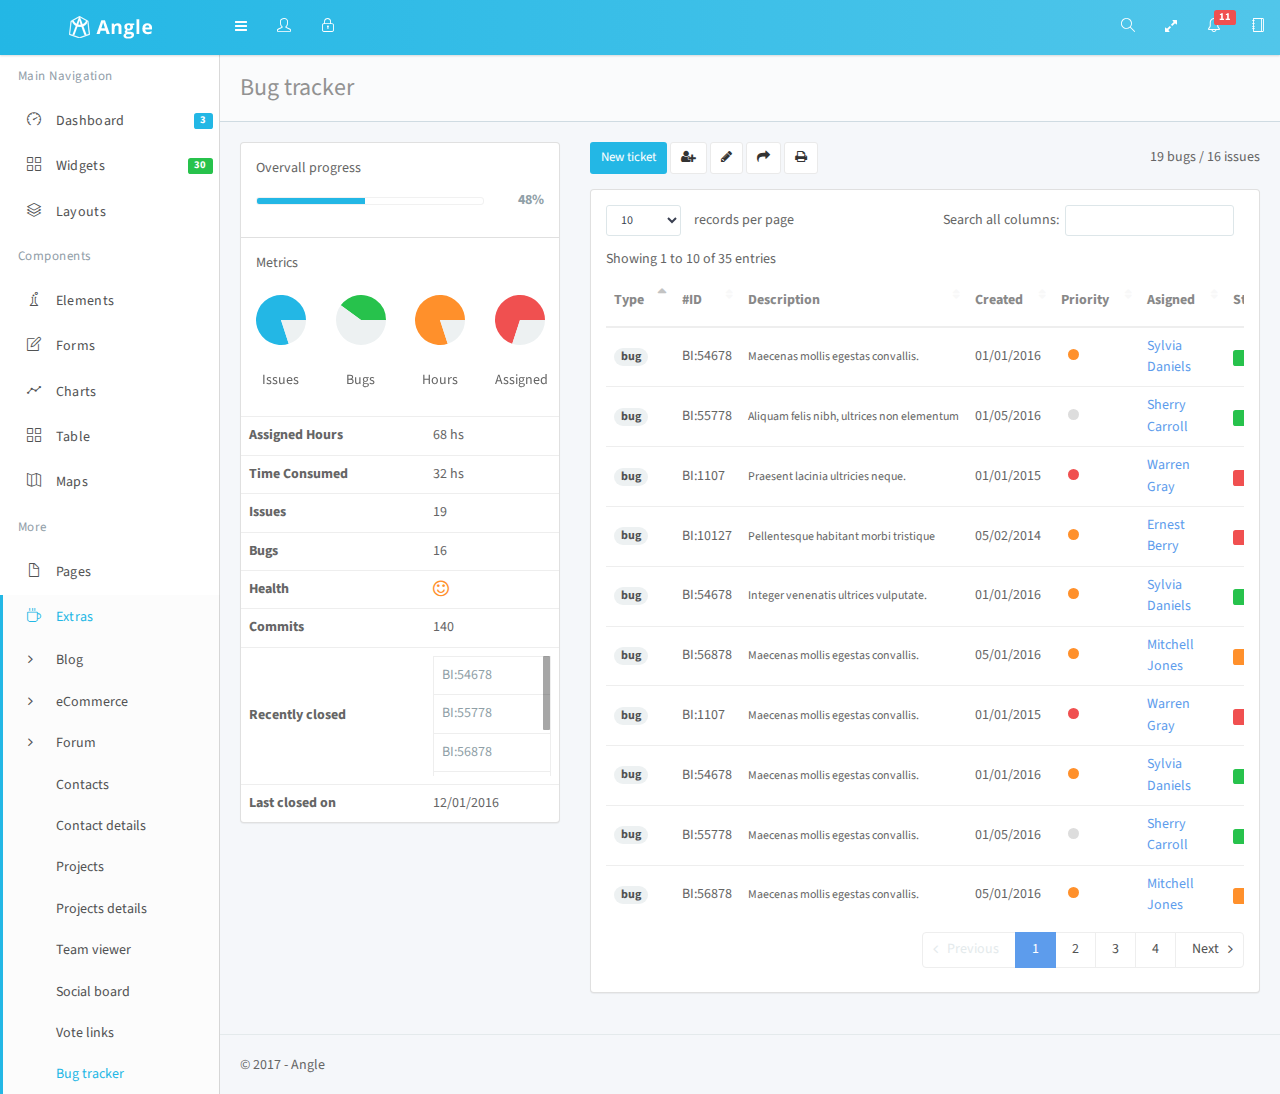
<file: BugTracker/app/bug-tracker.html>
﻿<!DOCTYPE html>
<html lang="en">

<head>
   <meta charset="utf-8">
   <meta name="viewport" content="width=device-width, initial-scale=1, maximum-scale=1">
   <meta name="description" content="Bootstrap Admin App + jQuery">
   <meta name="keywords" content="app, responsive, jquery, bootstrap, dashboard, admin">
   <title>Angle - Bootstrap Admin Template</title>
   <!-- =============== VENDOR STYLES ===============-->
   <!-- FONT AWESOME-->
   <link rel="stylesheet" href="../vendor/fontawesome/css/font-awesome.min.css">
   <!-- SIMPLE LINE ICONS-->
   <link rel="stylesheet" href="../vendor/simple-line-icons/css/simple-line-icons.css">
   <!-- ANIMATE.CSS-->
   <link rel="stylesheet" href="../vendor/animate.css/animate.min.css">
   <!-- WHIRL (spinners)-->
   <link rel="stylesheet" href="../vendor/whirl/dist/whirl.css">
   <!-- =============== PAGE VENDOR STYLES ===============-->
   <!-- DATATABLES-->
   <link rel="stylesheet" href="../vendor/datatables-colvis/css/dataTables.colVis.css">
   <link rel="stylesheet" href="../vendor/datatables/media/css/dataTables.bootstrap.css">
   <link rel="stylesheet" href="../vendor/dataTables.fontAwesome/index.css">
   <!-- =============== BOOTSTRAP STYLES ===============-->
   <link rel="stylesheet" href="css/bootstrap.css" id="bscss">
   <!-- =============== APP STYLES ===============-->
   <link rel="stylesheet" href="css/app.css" id="maincss">
</head>


<!-- Let's track some bugs! -->


<body>
   <div class="wrapper">
      <!-- top navbar-->
      <header class="topnavbar-wrapper">
         <!-- START Top Navbar-->
         <nav role="navigation" class="navbar topnavbar">
            <!-- START navbar header-->
            <div class="navbar-header">
               <a href="#/" class="navbar-brand">
                  <div class="brand-logo">
                     <img src="img/logo.png" alt="App Logo" class="img-responsive">
                  </div>
                  <div class="brand-logo-collapsed">
                     <img src="img/logo-single.png" alt="App Logo" class="img-responsive">
                  </div>
               </a>
            </div>
            <!-- END navbar header-->
            <!-- START Nav wrapper-->
            <div class="nav-wrapper">
               <!-- START Left navbar-->
               <ul class="nav navbar-nav">
                  <li>
                     <!-- Button used to collapse the left sidebar. Only visible on tablet and desktops-->
                     <a href="#" data-trigger-resize="" data-toggle-state="aside-collapsed" class="hidden-xs">
                        <em class="fa fa-navicon"></em>
                     </a>
                     <!-- Button to show/hide the sidebar on mobile. Visible on mobile only.-->
                     <a href="#" data-toggle-state="aside-toggled" data-no-persist="true" class="visible-xs sidebar-toggle">
                        <em class="fa fa-navicon"></em>
                     </a>
                  </li>
                  <!-- START User avatar toggle-->
                  <li>
                     <!-- Button used to collapse the left sidebar. Only visible on tablet and desktops-->
                     <a id="user-block-toggle" href="#user-block" data-toggle="collapse">
                        <em class="icon-user"></em>
                     </a>
                  </li>
                  <!-- END User avatar toggle-->
                  <!-- START lock screen-->
                  <li>
                     <a href="lock.html" title="Lock screen">
                        <em class="icon-lock"></em>
                     </a>
                  </li>
                  <!-- END lock screen-->
               </ul>
               <!-- END Left navbar-->
               <!-- START Right Navbar-->
               <ul class="nav navbar-nav navbar-right">
                  <!-- Search icon-->
                  <li>
                     <a href="#" data-search-open="">
                        <em class="icon-magnifier"></em>
                     </a>
                  </li>
                  <!-- Fullscreen (only desktops)-->
                  <li class="visible-lg">
                     <a href="#" data-toggle-fullscreen="">
                        <em class="fa fa-expand"></em>
                     </a>
                  </li>
                  <!-- START Alert menu-->
                  <li class="dropdown dropdown-list">
                     <a href="#" data-toggle="dropdown">
                        <em class="icon-bell"></em>
                        <div class="label label-danger">11</div>
                     </a>
                     <!-- START Dropdown menu-->
                     <ul class="dropdown-menu animated flipInX">
                        <li>
                           <!-- START list group-->
                           <div class="list-group">
                              <!-- list item-->
                              <a href="#" class="list-group-item">
                                 <div class="media-box">
                                    <div class="pull-left">
                                       <em class="fa fa-twitter fa-2x text-info"></em>
                                    </div>
                                    <div class="media-box-body clearfix">
                                       <p class="m0">New followers</p>
                                       <p class="m0 text-muted">
                                          <small>1 new follower</small>
                                       </p>
                                    </div>
                                 </div>
                              </a>
                              <!-- list item-->
                              <a href="#" class="list-group-item">
                                 <div class="media-box">
                                    <div class="pull-left">
                                       <em class="fa fa-envelope fa-2x text-warning"></em>
                                    </div>
                                    <div class="media-box-body clearfix">
                                       <p class="m0">New e-mails</p>
                                       <p class="m0 text-muted">
                                          <small>You have 10 new emails</small>
                                       </p>
                                    </div>
                                 </div>
                              </a>
                              <!-- list item-->
                              <a href="#" class="list-group-item">
                                 <div class="media-box">
                                    <div class="pull-left">
                                       <em class="fa fa-tasks fa-2x text-success"></em>
                                    </div>
                                    <div class="media-box-body clearfix">
                                       <p class="m0">Pending Tasks</p>
                                       <p class="m0 text-muted">
                                          <small>11 pending task</small>
                                       </p>
                                    </div>
                                 </div>
                              </a>
                              <!-- last list item-->
                              <a href="#" class="list-group-item">
                                 <small>More notifications</small>
                                 <span class="label label-danger pull-right">14</span>
                              </a>
                           </div>
                           <!-- END list group-->
                        </li>
                     </ul>
                     <!-- END Dropdown menu-->
                  </li>
                  <!-- END Alert menu-->
                  <!-- START Offsidebar button-->
                  <li>
                     <a href="#" data-toggle-state="offsidebar-open" data-no-persist="true">
                        <em class="icon-notebook"></em>
                     </a>
                  </li>
                  <!-- END Offsidebar menu-->
               </ul>
               <!-- END Right Navbar-->
            </div>
            <!-- END Nav wrapper-->
            <!-- START Search form-->
            <form role="search" action="search.html" class="navbar-form">
               <div class="form-group has-feedback">
                  <input type="text" placeholder="Type and hit enter ..." class="form-control">
                  <div data-search-dismiss="" class="fa fa-times form-control-feedback"></div>
               </div>
               <button type="submit" class="hidden btn btn-default">Submit</button>
            </form>
            <!-- END Search form-->
         </nav>
         <!-- END Top Navbar-->
      </header>
      <!-- sidebar-->
      <aside class="aside">
         <!-- START Sidebar (left)-->
         <div class="aside-inner">
            <nav data-sidebar-anyclick-close="" class="sidebar">
               <!-- START sidebar nav-->
               <ul class="nav">
                  <!-- START user info-->
                  <li class="has-user-block">
                     <div id="user-block" class="collapse">
                        <div class="item user-block">
                           <!-- User picture-->
                           <div class="user-block-picture">
                              <div class="user-block-status">
                                 <img src="img/user/02.jpg" alt="Avatar" width="60" height="60" class="img-thumbnail img-circle">
                                 <div class="circle circle-success circle-lg"></div>
                              </div>
                           </div>
                           <!-- Name and Job-->
                           <div class="user-block-info">
                              <span class="user-block-name">Hello, Mike</span>
                              <span class="user-block-role">Designer</span>
                           </div>
                        </div>
                     </div>
                  </li>
                  <!-- END user info-->
                  <!-- Iterates over all sidebar items-->
                  <li class="nav-heading ">
                     <span data-localize="sidebar.heading.HEADER">Main Navigation</span>
                  </li>
                  <li class=" ">
                     <a href="#dashboard" title="Dashboard" data-toggle="collapse">
                        <div class="pull-right label label-info">3</div>
                        <em class="icon-speedometer"></em>
                        <span data-localize="sidebar.nav.DASHBOARD">Dashboard</span>
                     </a>
                     <ul id="dashboard" class="nav sidebar-subnav collapse">
                        <li class="sidebar-subnav-header">Dashboard</li>
                        <li class=" ">
                           <a href="dashboard.html" title="Dashboard v1">
                              <span>Dashboard v1</span>
                           </a>
                        </li>
                        <li class=" ">
                           <a href="dashboard_v2.html" title="Dashboard v2">
                              <span>Dashboard v2</span>
                           </a>
                        </li>
                        <li class=" ">
                           <a href="dashboard_v3.html" title="Dashboard v3">
                              <span>Dashboard v3</span>
                           </a>
                        </li>
                     </ul>
                  </li>
                  <li class=" ">
                     <a href="widgets.html" title="Widgets">
                        <div class="pull-right label label-success">30</div>
                        <em class="icon-grid"></em>
                        <span data-localize="sidebar.nav.WIDGETS">Widgets</span>
                     </a>
                  </li>
                  <li class=" ">
                     <a href="#layout" title="Layouts" data-toggle="collapse">
                        <em class="icon-layers"></em>
                        <span>Layouts</span>
                     </a>
                     <ul id="layout" class="nav sidebar-subnav collapse">
                        <li class="sidebar-subnav-header">Layouts</li>
                        <li class=" ">
                           <a href="dashboard_h.html" title="Horizontal">
                              <span>Horizontal</span>
                           </a>
                        </li>
                     </ul>
                  </li>
                  <li class="nav-heading ">
                     <span data-localize="sidebar.heading.COMPONENTS">Components</span>
                  </li>
                  <li class=" ">
                     <a href="#elements" title="Elements" data-toggle="collapse">
                        <em class="icon-chemistry"></em>
                        <span data-localize="sidebar.nav.element.ELEMENTS">Elements</span>
                     </a>
                     <ul id="elements" class="nav sidebar-subnav collapse">
                        <li class="sidebar-subnav-header">Elements</li>
                        <li class=" ">
                           <a href="buttons.html" title="Buttons">
                              <span data-localize="sidebar.nav.element.BUTTON">Buttons</span>
                           </a>
                        </li>
                        <li class=" ">
                           <a href="notifications.html" title="Notifications">
                              <span data-localize="sidebar.nav.element.NOTIFICATION">Notifications</span>
                           </a>
                        </li>
                        <li class=" ">
                           <a href="sweetalert.html" title="Sweet Alert">
                              <span>Sweet Alert</span>
                           </a>
                        </li>
                        <li class=" ">
                           <a href="tour.html" title="Tour">
                              <span>Tour</span>
                           </a>
                        </li>
                        <li class=" ">
                           <a href="carousel.html" title="Carousel">
                              <span data-localize="sidebar.nav.element.INTERACTION">Carousel</span>
                           </a>
                        </li>
                        <li class=" ">
                           <a href="spinners.html" title="Spinners">
                              <span data-localize="sidebar.nav.element.SPINNER">Spinners</span>
                           </a>
                        </li>
                        <li class=" ">
                           <a href="animations.html" title="Animations">
                              <span data-localize="sidebar.nav.element.ANIMATION">Animations</span>
                           </a>
                        </li>
                        <li class=" ">
                           <a href="dropdown-animations.html" title="Dropdown">
                              <span data-localize="sidebar.nav.element.DROPDOWN">Dropdown</span>
                           </a>
                        </li>
                        <li class=" ">
                           <a href="nestable.html" title="Nestable">
                              <span>Nestable</span>
                           </a>
                        </li>
                        <li class=" ">
                           <a href="sortable.html" title="Sortable">
                              <span>Sortable</span>
                           </a>
                        </li>
                        <li class=" ">
                           <a href="panels.html" title="Panels">
                              <span data-localize="sidebar.nav.element.PANEL">Panels</span>
                           </a>
                        </li>
                        <li class=" ">
                           <a href="portlets.html" title="Portlets">
                              <span data-localize="sidebar.nav.element.PORTLET">Portlets</span>
                           </a>
                        </li>
                        <li class=" ">
                           <a href="grid.html" title="Grid">
                              <span data-localize="sidebar.nav.element.GRID">Grid</span>
                           </a>
                        </li>
                        <li class=" ">
                           <a href="grid-masonry.html" title="Grid Masonry">
                              <span data-localize="sidebar.nav.element.GRID_MASONRY">Grid Masonry</span>
                           </a>
                        </li>
                        <li class=" ">
                           <a href="typo.html" title="Typography">
                              <span data-localize="sidebar.nav.element.TYPO">Typography</span>
                           </a>
                        </li>
                        <li class=" ">
                           <a href="icons-font.html" title="Font Icons">
                              <div class="pull-right label label-success">+400</div>
                              <span data-localize="sidebar.nav.element.FONT_ICON">Font Icons</span>
                           </a>
                        </li>
                        <li class=" ">
                           <a href="icons-weather.html" title="Weather Icons">
                              <div class="pull-right label label-success">+100</div>
                              <span data-localize="sidebar.nav.element.WEATHER_ICON">Weather Icons</span>
                           </a>
                        </li>
                        <li class=" ">
                           <a href="colors.html" title="Colors">
                              <span data-localize="sidebar.nav.element.COLOR">Colors</span>
                           </a>
                        </li>
                     </ul>
                  </li>
                  <li class=" ">
                     <a href="#forms" title="Forms" data-toggle="collapse">
                        <em class="icon-note"></em>
                        <span data-localize="sidebar.nav.form.FORM">Forms</span>
                     </a>
                     <ul id="forms" class="nav sidebar-subnav collapse">
                        <li class="sidebar-subnav-header">Forms</li>
                        <li class=" ">
                           <a href="form-standard.html" title="Standard">
                              <span data-localize="sidebar.nav.form.STANDARD">Standard</span>
                           </a>
                        </li>
                        <li class=" ">
                           <a href="form-extended.html" title="Extended">
                              <span data-localize="sidebar.nav.form.EXTENDED">Extended</span>
                           </a>
                        </li>
                        <li class=" ">
                           <a href="form-validation.html" title="Validation">
                              <span data-localize="sidebar.nav.form.VALIDATION">Validation</span>
                           </a>
                        </li>
                        <li class=" ">
                           <a href="form-wizard.html" title="Wizard">
                              <span>Wizard</span>
                           </a>
                        </li>
                        <li class=" ">
                           <a href="form-upload.html" title="Upload">
                              <span>Upload</span>
                           </a>
                        </li>
                        <li class=" ">
                           <a href="form-xeditable.html" title="xEditable">
                              <span>xEditable</span>
                           </a>
                        </li>
                        <li class=" ">
                           <a href="form-imagecrop.html" title="Cropper">
                              <span>Cropper</span>
                           </a>
                        </li>
                     </ul>
                  </li>
                  <li class=" ">
                     <a href="#charts" title="Charts" data-toggle="collapse">
                        <em class="icon-graph"></em>
                        <span data-localize="sidebar.nav.chart.CHART">Charts</span>
                     </a>
                     <ul id="charts" class="nav sidebar-subnav collapse">
                        <li class="sidebar-subnav-header">Charts</li>
                        <li class=" ">
                           <a href="chart-flot.html" title="Flot">
                              <span data-localize="sidebar.nav.chart.FLOT">Flot</span>
                           </a>
                        </li>
                        <li class=" ">
                           <a href="chart-radial.html" title="Radial">
                              <span data-localize="sidebar.nav.chart.RADIAL">Radial</span>
                           </a>
                        </li>
                        <li class=" ">
                           <a href="chart-js.html" title="Chart JS">
                              <span>Chart JS</span>
                           </a>
                        </li>
                        <li class=" ">
                           <a href="chart-rickshaw.html" title="Rickshaw">
                              <span>Rickshaw</span>
                           </a>
                        </li>
                        <li class=" ">
                           <a href="chart-morris.html" title="MorrisJS">
                              <span>MorrisJS</span>
                           </a>
                        </li>
                        <li class=" ">
                           <a href="chart-chartist.html" title="Chartist">
                              <span>Chartist</span>
                           </a>
                        </li>
                     </ul>
                  </li>
                  <li class=" ">
                     <a href="#tables" title="Tables" data-toggle="collapse">
                        <em class="icon-grid"></em>
                        <span data-localize="sidebar.nav.table.TABLE">Tables</span>
                     </a>
                     <ul id="tables" class="nav sidebar-subnav collapse">
                        <li class="sidebar-subnav-header">Tables</li>
                        <li class=" ">
                           <a href="table-standard.html" title="Standard">
                              <span data-localize="sidebar.nav.table.STANDARD">Standard</span>
                           </a>
                        </li>
                        <li class=" ">
                           <a href="table-extended.html" title="Extended">
                              <span data-localize="sidebar.nav.table.EXTENDED">Extended</span>
                           </a>
                        </li>
                        <li class=" ">
                           <a href="table-datatable.html" title="DataTables">
                              <span data-localize="sidebar.nav.table.DATATABLE">DataTables</span>
                           </a>
                        </li>
                        <li class=" ">
                           <a href="table-jqgrid.html" title="jqGrid">
                              <span>jqGrid</span>
                           </a>
                        </li>
                     </ul>
                  </li>
                  <li class=" ">
                     <a href="#maps" title="Maps" data-toggle="collapse">
                        <em class="icon-map"></em>
                        <span data-localize="sidebar.nav.map.MAP">Maps</span>
                     </a>
                     <ul id="maps" class="nav sidebar-subnav collapse">
                        <li class="sidebar-subnav-header">Maps</li>
                        <li class=" ">
                           <a href="maps-google.html" title="Google Maps">
                              <span data-localize="sidebar.nav.map.GOOGLE">Google Maps</span>
                           </a>
                        </li>
                        <li class=" ">
                           <a href="maps-vector.html" title="Vector Maps">
                              <span data-localize="sidebar.nav.map.VECTOR">Vector Maps</span>
                           </a>
                        </li>
                     </ul>
                  </li>
                  <li class="nav-heading ">
                     <span data-localize="sidebar.heading.MORE">More</span>
                  </li>
                  <li class=" ">
                     <a href="#pages" title="Pages" data-toggle="collapse">
                        <em class="icon-doc"></em>
                        <span data-localize="sidebar.nav.pages.PAGES">Pages</span>
                     </a>
                     <ul id="pages" class="nav sidebar-subnav collapse">
                        <li class="sidebar-subnav-header">Pages</li>
                        <li class=" ">
                           <a href="login.html" title="Login">
                              <span data-localize="sidebar.nav.pages.LOGIN">Login</span>
                           </a>
                        </li>
                        <li class=" ">
                           <a href="register.html" title="Sign up">
                              <span data-localize="sidebar.nav.pages.REGISTER">Sign up</span>
                           </a>
                        </li>
                        <li class=" ">
                           <a href="recover.html" title="Recover Password">
                              <span data-localize="sidebar.nav.pages.RECOVER">Recover Password</span>
                           </a>
                        </li>
                        <li class=" ">
                           <a href="lock.html" title="Lock">
                              <span data-localize="sidebar.nav.pages.LOCK">Lock</span>
                           </a>
                        </li>
                        <li class=" ">
                           <a href="template.html" title="Starter Template">
                              <span data-localize="sidebar.nav.pages.STARTER">Starter Template</span>
                           </a>
                        </li>
                        <li class=" ">
                           <a href="404.html" title="404">
                              <span>404</span>
                           </a>
                        </li>
                        <li class=" ">
                           <a href="500.html" title="500">
                              <span>500</span>
                           </a>
                        </li>
                        <li class=" ">
                           <a href="maintenance.html" title="Maintenance">
                              <span>Maintenance</span>
                           </a>
                        </li>
                     </ul>
                  </li>
                  <li class=" ">
                     <a href="#extras" title="Extras" data-toggle="collapse">
                        <em class="icon-cup"></em>
                        <span data-localize="sidebar.nav.extra.EXTRA">Extras</span>
                     </a>
                     <ul id="extras" class="nav sidebar-subnav collapse">
                        <li class="sidebar-subnav-header">Extras</li>
                        <li class=" ">
                           <a href="#blog" title="Blog" data-toggle="collapse">
                              <em class="fa fa-angle-right"></em>
                              <span>Blog</span>
                           </a>
                           <ul id="blog" class="nav sidebar-subnav collapse">
                              <li class="sidebar-subnav-header">Blog</li>
                              <li class=" ">
                                 <a href="blog.html" title="List">
                                    <span>List</span>
                                 </a>
                              </li>
                              <li class=" ">
                                 <a href="blog-post.html" title="Post">
                                    <span>Post</span>
                                 </a>
                              </li>
                              <li class=" ">
                                 <a href="blog-articles.html" title="Articles">
                                    <span>Articles</span>
                                 </a>
                              </li>
                              <li class=" ">
                                 <a href="blog-article-view.html" title="Article View">
                                    <span>Article View</span>
                                 </a>
                              </li>
                           </ul>
                        </li>
                        <li class=" ">
                           <a href="#ecommerce" title="eCommerce" data-toggle="collapse">
                              <em class="fa fa-angle-right"></em>
                              <span>eCommerce</span>
                           </a>
                           <ul id="ecommerce" class="nav sidebar-subnav collapse">
                              <li class="sidebar-subnav-header">eCommerce</li>
                              <li class=" ">
                                 <a href="ecommerce-orders.html" title="Orders">
                                    <div class="pull-right label label-info">10</div>
                                    <span>Orders</span>
                                 </a>
                              </li>
                              <li class=" ">
                                 <a href="ecommerce-order-view.html" title="Order View">
                                    <span>Order View</span>
                                 </a>
                              </li>
                              <li class=" ">
                                 <a href="ecommerce-products.html" title="Products">
                                    <span>Products</span>
                                 </a>
                              </li>
                              <li class=" ">
                                 <a href="ecommerce-product-view.html" title="Product View">
                                    <span>Product View</span>
                                 </a>
                              </li>
                              <li class=" ">
                                 <a href="ecommerce-checkout.html" title="Checkout">
                                    <span>Checkout</span>
                                 </a>
                              </li>
                           </ul>
                        </li>
                        <li class=" ">
                           <a href="#forum" title="Forum" data-toggle="collapse">
                              <em class="fa fa-angle-right"></em>
                              <span>Forum</span>
                           </a>
                           <ul id="forum" class="nav sidebar-subnav collapse">
                              <li class="sidebar-subnav-header">Forum</li>
                              <li class=" ">
                                 <a href="forum-categories.html" title="Categories">
                                    <span>Categories</span>
                                 </a>
                              </li>
                              <li class=" ">
                                 <a href="forum-topics.html" title="Topics">
                                    <span>Topics</span>
                                 </a>
                              </li>
                              <li class=" ">
                                 <a href="forum-discussion.html" title="Discussion">
                                    <span>Discussion</span>
                                 </a>
                              </li>
                           </ul>
                        </li>
                        <li class=" ">
                           <a href="contacts.html" title="Contacts">
                              <span>Contacts</span>
                           </a>
                        </li>
                        <li class=" ">
                           <a href="contact-details.html" title="Contact details">
                              <span>Contact details</span>
                           </a>
                        </li>
                        <li class=" ">
                           <a href="projects.html" title="Projects">
                              <span>Projects</span>
                           </a>
                        </li>
                        <li class=" ">
                           <a href="project-details.html" title="Projects details">
                              <span>Projects details</span>
                           </a>
                        </li>
                        <li class=" ">
                           <a href="team-viewer.html" title="Team viewer">
                              <span>Team viewer</span>
                           </a>
                        </li>
                        <li class=" ">
                           <a href="social-board.html" title="Social board">
                              <span>Social board</span>
                           </a>
                        </li>
                        <li class=" ">
                           <a href="vote-links.html" title="Vote links">
                              <span>Vote links</span>
                           </a>
                        </li>
                        <li class=" active">
                           <a href="bug-tracker.html" title="Bug tracker">
                              <span>Bug tracker</span>
                           </a>
                        </li>
                        <li class=" ">
                           <a href="faq.html" title="FAQ">
                              <span>FAQ</span>
                           </a>
                        </li>
                        <li class=" ">
                           <a href="help-center.html" title="Help Center">
                              <span>Help Center</span>
                           </a>
                        </li>
                        <li class=" ">
                           <a href="followers.html" title="Followers">
                              <span>Followers</span>
                           </a>
                        </li>
                        <li class=" ">
                           <a href="settings.html" title="Settings">
                              <span>Settings</span>
                           </a>
                        </li>
                        <li class=" ">
                           <a href="plans.html" title="Plans">
                              <span>Plans</span>
                           </a>
                        </li>
                        <li class=" ">
                           <a href="file-manager.html" title="File manager">
                              <span>File manager</span>
                           </a>
                        </li>
                        <li class=" ">
                           <a href="mailbox.html" title="Mailbox">
                              <span data-localize="sidebar.nav.extra.MAILBOX">Mailbox</span>
                           </a>
                        </li>
                        <li class=" ">
                           <a href="timeline.html" title="Timeline">
                              <span data-localize="sidebar.nav.extra.TIMELINE">Timeline</span>
                           </a>
                        </li>
                        <li class=" ">
                           <a href="calendar.html" title="Calendar">
                              <span data-localize="sidebar.nav.extra.CALENDAR">Calendar</span>
                           </a>
                        </li>
                        <li class=" ">
                           <a href="invoice.html" title="Invoice">
                              <span data-localize="sidebar.nav.extra.INVOICE">Invoice</span>
                           </a>
                        </li>
                        <li class=" ">
                           <a href="search.html" title="Search">
                              <span data-localize="sidebar.nav.extra.SEARCH">Search</span>
                           </a>
                        </li>
                        <li class=" ">
                           <a href="todo.html" title="Todo List">
                              <span data-localize="sidebar.nav.extra.TODO">Todo List</span>
                           </a>
                        </li>
                        <li class=" ">
                           <a href="profile.html" title="Profile">
                              <span data-localize="sidebar.nav.extra.PROFILE">Profile</span>
                           </a>
                        </li>
                     </ul>
                  </li>
                  <li class=" ">
                     <a href="#multilevel" title="Multilevel" data-toggle="collapse">
                        <em class="fa fa-folder-open-o"></em>
                        <span>Multilevel</span>
                     </a>
                     <ul id="multilevel" class="nav sidebar-subnav collapse">
                        <li class="sidebar-subnav-header">Multilevel</li>
                        <li class=" ">
                           <a href="#level1" title="Level 1" data-toggle="collapse">
                              <span>Level 1</span>
                           </a>
                           <ul id="level1" class="nav sidebar-subnav collapse">
                              <li class="sidebar-subnav-header">Level 1</li>
                              <li class=" ">
                                 <a href="multilevel-1.html" title="Level1 Item">
                                    <span>Level1 Item</span>
                                 </a>
                              </li>
                              <li class=" ">
                                 <a href="#level2" title="Level 2" data-toggle="collapse">
                                    <span>Level 2</span>
                                 </a>
                                 <ul id="level2" class="nav sidebar-subnav collapse">
                                    <li class="sidebar-subnav-header">Level 2</li>
                                    <li class=" ">
                                       <a href="#level3" title="Level 3" data-toggle="collapse">
                                          <span>Level 3</span>
                                       </a>
                                       <ul id="level3" class="nav sidebar-subnav collapse">
                                          <li class="sidebar-subnav-header">Level 3</li>
                                          <li class=" ">
                                             <a href="multilevel-3.html" title="Level3 Item">
                                                <span>Level3 Item</span>
                                             </a>
                                          </li>
                                       </ul>
                                    </li>
                                 </ul>
                              </li>
                           </ul>
                        </li>
                     </ul>
                  </li>
                  <li class=" ">
                     <a href="documentation.html" title="Documentation">
                        <em class="icon-graduation"></em>
                        <span data-localize="sidebar.nav.DOCUMENTATION">Documentation</span>
                     </a>
                  </li>
               </ul>
               <!-- END sidebar nav-->
            </nav>
         </div>
         <!-- END Sidebar (left)-->
      </aside>
      <!-- offsidebar-->
      <aside class="offsidebar hide">
         <!-- START Off Sidebar (right)-->
         <nav>
            <div role="tabpanel">
               <!-- Nav tabs-->
               <ul role="tablist" class="nav nav-tabs nav-justified">
                  <li role="presentation" class="active">
                     <a href="#app-settings" aria-controls="app-settings" role="tab" data-toggle="tab">
                        <em class="icon-equalizer fa-lg"></em>
                     </a>
                  </li>
                  <li role="presentation">
                     <a href="#app-chat" aria-controls="app-chat" role="tab" data-toggle="tab">
                        <em class="icon-user fa-lg"></em>
                     </a>
                  </li>
               </ul>
               <!-- Tab panes-->
               <div class="tab-content">
                  <div id="app-settings" role="tabpanel" class="tab-pane fade in active">
                     <h3 class="text-center text-thin">Settings</h3>
                     <div class="p">
                        <h4 class="text-muted text-thin">Themes</h4>
                        <div class="table-grid mb">
                           <div class="col mb">
                              <div class="setting-color">
                                 <label data-load-css="css/theme-a.css">
                                    <input type="radio" name="setting-theme" checked="checked">
                                    <span class="icon-check"></span>
                                    <span class="split">
                                       <span class="color bg-info"></span>
                                       <span class="color bg-info-light"></span>
                                    </span>
                                    <span class="color bg-white"></span>
                                 </label>
                              </div>
                           </div>
                           <div class="col mb">
                              <div class="setting-color">
                                 <label data-load-css="css/theme-b.css">
                                    <input type="radio" name="setting-theme">
                                    <span class="icon-check"></span>
                                    <span class="split">
                                       <span class="color bg-green"></span>
                                       <span class="color bg-green-light"></span>
                                    </span>
                                    <span class="color bg-white"></span>
                                 </label>
                              </div>
                           </div>
                           <div class="col mb">
                              <div class="setting-color">
                                 <label data-load-css="css/theme-c.css">
                                    <input type="radio" name="setting-theme">
                                    <span class="icon-check"></span>
                                    <span class="split">
                                       <span class="color bg-purple"></span>
                                       <span class="color bg-purple-light"></span>
                                    </span>
                                    <span class="color bg-white"></span>
                                 </label>
                              </div>
                           </div>
                           <div class="col mb">
                              <div class="setting-color">
                                 <label data-load-css="css/theme-d.css">
                                    <input type="radio" name="setting-theme">
                                    <span class="icon-check"></span>
                                    <span class="split">
                                       <span class="color bg-danger"></span>
                                       <span class="color bg-danger-light"></span>
                                    </span>
                                    <span class="color bg-white"></span>
                                 </label>
                              </div>
                           </div>
                        </div>
                        <div class="table-grid mb">
                           <div class="col mb">
                              <div class="setting-color">
                                 <label data-load-css="css/theme-e.css">
                                    <input type="radio" name="setting-theme">
                                    <span class="icon-check"></span>
                                    <span class="split">
                                       <span class="color bg-info-dark"></span>
                                       <span class="color bg-info"></span>
                                    </span>
                                    <span class="color bg-gray-dark"></span>
                                 </label>
                              </div>
                           </div>
                           <div class="col mb">
                              <div class="setting-color">
                                 <label data-load-css="css/theme-f.css">
                                    <input type="radio" name="setting-theme">
                                    <span class="icon-check"></span>
                                    <span class="split">
                                       <span class="color bg-green-dark"></span>
                                       <span class="color bg-green"></span>
                                    </span>
                                    <span class="color bg-gray-dark"></span>
                                 </label>
                              </div>
                           </div>
                           <div class="col mb">
                              <div class="setting-color">
                                 <label data-load-css="css/theme-g.css">
                                    <input type="radio" name="setting-theme">
                                    <span class="icon-check"></span>
                                    <span class="split">
                                       <span class="color bg-purple-dark"></span>
                                       <span class="color bg-purple"></span>
                                    </span>
                                    <span class="color bg-gray-dark"></span>
                                 </label>
                              </div>
                           </div>
                           <div class="col mb">
                              <div class="setting-color">
                                 <label data-load-css="css/theme-h.css">
                                    <input type="radio" name="setting-theme">
                                    <span class="icon-check"></span>
                                    <span class="split">
                                       <span class="color bg-danger-dark"></span>
                                       <span class="color bg-danger"></span>
                                    </span>
                                    <span class="color bg-gray-dark"></span>
                                 </label>
                              </div>
                           </div>
                        </div>
                     </div>
                     <div class="p">
                        <h4 class="text-muted text-thin">Layout</h4>
                        <div class="clearfix">
                           <p class="pull-left">Fixed</p>
                           <div class="pull-right">
                              <label class="switch">
                                 <input id="chk-fixed" type="checkbox" data-toggle-state="layout-fixed">
                                 <span></span>
                              </label>
                           </div>
                        </div>
                        <div class="clearfix">
                           <p class="pull-left">Boxed</p>
                           <div class="pull-right">
                              <label class="switch">
                                 <input id="chk-boxed" type="checkbox" data-toggle-state="layout-boxed">
                                 <span></span>
                              </label>
                           </div>
                        </div>
                        <div class="clearfix">
                           <p class="pull-left">RTL</p>
                           <div class="pull-right">
                              <label class="switch">
                                 <input id="chk-rtl" type="checkbox">
                                 <span></span>
                              </label>
                           </div>
                        </div>
                     </div>
                     <div class="p">
                        <h4 class="text-muted text-thin">Aside</h4>
                        <div class="clearfix">
                           <p class="pull-left">Collapsed</p>
                           <div class="pull-right">
                              <label class="switch">
                                 <input id="chk-collapsed" type="checkbox" data-toggle-state="aside-collapsed">
                                 <span></span>
                              </label>
                           </div>
                        </div>
                        <div class="clearfix">
                           <p class="pull-left">Collapsed Text</p>
                           <div class="pull-right">
                              <label class="switch">
                                 <input id="chk-collapsed-text" type="checkbox" data-toggle-state="aside-collapsed-text">
                                 <span></span>
                              </label>
                           </div>
                        </div>
                        <div class="clearfix">
                           <p class="pull-left">Float</p>
                           <div class="pull-right">
                              <label class="switch">
                                 <input id="chk-float" type="checkbox" data-toggle-state="aside-float">
                                 <span></span>
                              </label>
                           </div>
                        </div>
                        <div class="clearfix">
                           <p class="pull-left">Hover</p>
                           <div class="pull-right">
                              <label class="switch">
                                 <input id="chk-hover" type="checkbox" data-toggle-state="aside-hover">
                                 <span></span>
                              </label>
                           </div>
                        </div>
                        <div class="clearfix">
                           <p class="pull-left">Show Scrollbar</p>
                           <div class="pull-right">
                              <label class="switch">
                                 <input id="chk-hover" type="checkbox" data-toggle-state="show-scrollbar" data-target=".sidebar">
                                 <span></span>
                              </label>
                           </div>
                        </div>
                     </div>
                  </div>
                  <div id="app-chat" role="tabpanel" class="tab-pane fade">
                     <h3 class="text-center text-thin">Connections</h3>
                     <ul class="nav">
                        <!-- START list title-->
                        <li class="p">
                           <small class="text-muted">ONLINE</small>
                        </li>
                        <!-- END list title-->
                        <li>
                           <!-- START User status-->
                           <a href="#" class="media-box p mt0">
                              <span class="pull-right">
                                 <span class="circle circle-success circle-lg"></span>
                              </span>
                              <span class="pull-left">
                                 <!-- Contact avatar-->
                                 <img src="img/user/05.jpg" alt="Image" class="media-box-object img-circle thumb48">
                              </span>
                              <!-- Contact info-->
                              <span class="media-box-body">
                                 <span class="media-box-heading">
                                    <strong>Juan Sims</strong>
                                    <br>
                                    <small class="text-muted">Designeer</small>
                                 </span>
                              </span>
                           </a>
                           <!-- END User status-->
                           <!-- START User status-->
                           <a href="#" class="media-box p mt0">
                              <span class="pull-right">
                                 <span class="circle circle-success circle-lg"></span>
                              </span>
                              <span class="pull-left">
                                 <!-- Contact avatar-->
                                 <img src="img/user/06.jpg" alt="Image" class="media-box-object img-circle thumb48">
                              </span>
                              <!-- Contact info-->
                              <span class="media-box-body">
                                 <span class="media-box-heading">
                                    <strong>Maureen Jenkins</strong>
                                    <br>
                                    <small class="text-muted">Designeer</small>
                                 </span>
                              </span>
                           </a>
                           <!-- END User status-->
                           <!-- START User status-->
                           <a href="#" class="media-box p mt0">
                              <span class="pull-right">
                                 <span class="circle circle-danger circle-lg"></span>
                              </span>
                              <span class="pull-left">
                                 <!-- Contact avatar-->
                                 <img src="img/user/07.jpg" alt="Image" class="media-box-object img-circle thumb48">
                              </span>
                              <!-- Contact info-->
                              <span class="media-box-body">
                                 <span class="media-box-heading">
                                    <strong>Billie Dunn</strong>
                                    <br>
                                    <small class="text-muted">Designeer</small>
                                 </span>
                              </span>
                           </a>
                           <!-- END User status-->
                           <!-- START User status-->
                           <a href="#" class="media-box p mt0">
                              <span class="pull-right">
                                 <span class="circle circle-warning circle-lg"></span>
                              </span>
                              <span class="pull-left">
                                 <!-- Contact avatar-->
                                 <img src="img/user/08.jpg" alt="Image" class="media-box-object img-circle thumb48">
                              </span>
                              <!-- Contact info-->
                              <span class="media-box-body">
                                 <span class="media-box-heading">
                                    <strong>Tomothy Roberts</strong>
                                    <br>
                                    <small class="text-muted">Designer</small>
                                 </span>
                              </span>
                           </a>
                           <!-- END User status-->
                        </li>
                        <!-- START list title-->
                        <li class="p">
                           <small class="text-muted">OFFLINE</small>
                        </li>
                        <!-- END list title-->
                        <li>
                           <!-- START User status-->
                           <a href="#" class="media-box p mt0">
                              <span class="pull-right">
                                 <span class="circle circle-lg"></span>
                              </span>
                              <span class="pull-left">
                                 <!-- Contact avatar-->
                                 <img src="img/user/09.jpg" alt="Image" class="media-box-object img-circle thumb48">
                              </span>
                              <!-- Contact info-->
                              <span class="media-box-body">
                                 <span class="media-box-heading">
                                    <strong>Lawrence Robinson</strong>
                                    <br>
                                    <small class="text-muted">Developer</small>
                                 </span>
                              </span>
                           </a>
                           <!-- END User status-->
                           <!-- START User status-->
                           <a href="#" class="media-box p mt0">
                              <span class="pull-right">
                                 <span class="circle circle-lg"></span>
                              </span>
                              <span class="pull-left">
                                 <!-- Contact avatar-->
                                 <img src="img/user/10.jpg" alt="Image" class="media-box-object img-circle thumb48">
                              </span>
                              <!-- Contact info-->
                              <span class="media-box-body">
                                 <span class="media-box-heading">
                                    <strong>Tyrone Owens</strong>
                                    <br>
                                    <small class="text-muted">Designer</small>
                                 </span>
                              </span>
                           </a>
                           <!-- END User status-->
                        </li>
                        <li>
                           <div class="p-lg text-center">
                              <!-- Optional link to list more users-->
                              <a href="#" title="See more contacts" class="btn btn-purple btn-sm">
                                 <strong>Load more..</strong>
                              </a>
                           </div>
                        </li>
                     </ul>
                     <!-- Extra items-->
                     <div class="p">
                        <p>
                           <small class="text-muted">Tasks completion</small>
                        </p>
                        <div class="progress progress-xs m0">
                           <div role="progressbar" aria-valuenow="80" aria-valuemin="0" aria-valuemax="100" class="progress-bar progress-bar-success progress-80">
                              <span class="sr-only">80% Complete</span>
                           </div>
                        </div>
                     </div>
                     <div class="p">
                        <p>
                           <small class="text-muted">Upload quota</small>
                        </p>
                        <div class="progress progress-xs m0">
                           <div role="progressbar" aria-valuenow="40" aria-valuemin="0" aria-valuemax="100" class="progress-bar progress-bar-warning progress-40">
                              <span class="sr-only">40% Complete</span>
                           </div>
                        </div>
                     </div>
                  </div>
               </div>
            </div>
         </nav>
         <!-- END Off Sidebar (right)-->
      </aside>
      <!-- Main section-->
      <section>
         <!-- Page content-->
         <div class="content-wrapper">
            <h3>Bug tracker</h3>
            <div class="row">
               <div class="col-md-4">
                  <!-- Aside panel-->
                  <div class="panel b">
                     <div class="panel-body bb">
                        <p>Overvall progress</p>
                        <div class="table-grid table-grid-align-middle mv">
                           <div class="col">
                              <div class="progress progress-xs m0">
                                 <div style="width:48%" class="progress-bar progress-bar-info">48%</div>
                              </div>
                           </div>
                           <div class="hidden-xs col wd-xxs text-right">
                              <div class="text-bold text-muted">48%</div>
                           </div>
                        </div>
                     </div>
                     <div class="panel-body">
                        <p>Metrics</p>
                        <div class="row text-center">
                           <div class="col-xs-3 col-md-6 col-lg-3">
                              <div class="inline mv">
                                 <div data-sparkline="" values="20,80" data-type="pie" data-height="50" data-slice-colors="[&quot;#edf1f2&quot;, &quot;#23b7e5&quot;]" class="sparkline"></div>
                              </div>
                              <p class="mt-lg">Issues</p>
                           </div>
                           <div class="col-xs-3 col-md-6 col-lg-3">
                              <div class="inline mv">
                                 <div data-sparkline="" values="60,40" data-type="pie" data-height="50" data-slice-colors="[&quot;#edf1f2&quot;, &quot;#27c24c&quot;]" class="sparkline"></div>
                              </div>
                              <p class="mt-lg">Bugs</p>
                           </div>
                           <div class="col-xs-3 col-md-6 col-lg-3">
                              <div class="inline mv">
                                 <div data-sparkline="" values="20,80" data-type="pie" data-height="50" data-slice-colors="[&quot;#edf1f2&quot;, &quot;#ff902b&quot;]" class="sparkline"></div>
                              </div>
                              <p class="mt-lg">Hours</p>
                           </div>
                           <div class="col-xs-3 col-md-6 col-lg-3">
                              <div class="inline mv">
                                 <div data-sparkline="" values="30,70" data-type="pie" data-height="50" data-slice-colors="[&quot;#edf1f2&quot;, &quot;#f05050&quot;]" class="sparkline"></div>
                              </div>
                              <p class="mt-lg">Assigned</p>
                           </div>
                        </div>
                     </div>
                     <table class="table bb">
                        <tbody>
                           <tr>
                              <td>
                                 <strong>Assigned Hours</strong>
                              </td>
                              <td>68 hs</td>
                           </tr>
                           <tr>
                              <td>
                                 <strong>Time Consumed</strong>
                              </td>
                              <td>32 hs</td>
                           </tr>
                           <tr>
                              <td>
                                 <strong>Issues</strong>
                              </td>
                              <td>19</td>
                           </tr>
                           <tr>
                              <td>
                                 <strong>Bugs</strong>
                              </td>
                              <td>16</td>
                           </tr>
                           <tr>
                              <td>
                                 <strong>Health</strong>
                              </td>
                              <td>
                                 <em class="fa fa-smile-o fa-lg text-warning"></em>
                              </td>
                           </tr>
                           <tr>
                              <td>
                                 <strong>Commits</strong>
                              </td>
                              <td>140</td>
                           </tr>
                           <tr>
                              <td>
                                 <strong>Recently closed</strong>
                              </td>
                              <td>
                                 <div data-height="120" data-scrollable="" class="list-group">
                                    <table class="table table-bordered bg-transparent">
                                       <tbody>
                                          <tr>
                                             <td><a href="" class="text-muted">BI:54678</a>
                                             </td>
                                          </tr>
                                          <tr>
                                             <td><a href="" class="text-muted">BI:55778</a>
                                             </td>
                                          </tr>
                                          <tr>
                                             <td><a href="" class="text-muted">BI:56878</a>
                                             </td>
                                          </tr>
                                          <tr>
                                             <td><a href="" class="text-muted">BI:57978</a>
                                             </td>
                                          </tr>
                                          <tr>
                                             <td><a href="" class="text-muted">BI:1107</a>
                                             </td>
                                          </tr>
                                       </tbody>
                                    </table>
                                 </div>
                              </td>
                           </tr>
                           <tr>
                              <td>
                                 <strong>Last closed on</strong>
                              </td>
                              <td>12/01/2016</td>
                           </tr>
                        </tbody>
                     </table>
                  </div>
                  <!-- end Aside panel-->
               </div>
               <div class="col-md-8">
                  <div class="mb-lg clearfix">
                     <div class="pull-left">
                        <button type="button" class="btn btn-sm btn-info">New ticket</button>
                        <button type="button" class="btn btn-sm btn-default">
                           <em class="fa fa-user-plus"></em>
                        </button>
                        <button type="button" class="btn btn-sm btn-default">
                           <em class="fa fa-pencil"></em>
                        </button>
                        <button type="button" class="btn btn-sm btn-default">
                           <em class="fa fa-mail-forward"></em>
                        </button>
                        <button type="button" class="btn btn-sm btn-default">
                           <em class="fa fa-print"></em>
                        </button>
                     </div>
                     <div class="pull-right">
                        <p class="mb0 mt-sm">19 bugs / 16 issues</p>
                     </div>
                  </div>
                  <div class="panel b">
                     <div class="panel-body">
                        <div class="table-responsive">
                           <table id="datatable1" class="table">
                              <thead>
                                 <tr>
                                    <th>Type</th>
                                    <th>#ID</th>
                                    <th>Description</th>
                                    <th>Created</th>
                                    <th>Priority</th>
                                    <th>Asigned</th>
                                    <th>Status</th>
                                 </tr>
                              </thead>
                              <tbody>
                                 <tr>
                                    <td>
                                       <div class="badge bg-gray-lighter">bug</div>
                                    </td>
                                    <td>BI:54678</td>
                                    <td class="text-nowrap">
                                       <small>Maecenas mollis egestas convallis.</small>
                                    </td>
                                    <td>01/01/2016</td>
                                    <td>
                                       <div data-toggle="tooltip" data-title="normal" class="circle circle-lg circle-warning"></div>
                                    </td>
                                    <td><a href="">Sylvia Daniels</a>
                                    </td>
                                    <td>
                                       <div class="inline wd-xxs label label-success">open</div>
                                    </td>
                                 </tr>
                                 <tr>
                                    <td>
                                       <div class="badge bg-gray-lighter">bug</div>
                                    </td>
                                    <td>BI:55778</td>
                                    <td class="text-nowrap">
                                       <small>Aliquam felis nibh, ultrices non elementum</small>
                                    </td>
                                    <td>01/05/2016</td>
                                    <td>
                                       <div data-toggle="tooltip" data-title="low" class="circle circle-lg circle-gray"></div>
                                    </td>
                                    <td><a href="">Sherry Carroll</a>
                                    </td>
                                    <td>
                                       <div class="inline wd-xxs label label-success">open</div>
                                    </td>
                                 </tr>
                                 <tr>
                                    <td>
                                       <div class="badge bg-gray-lighter">issue</div>
                                    </td>
                                    <td>BI:56878</td>
                                    <td class="text-nowrap">
                                       <small>Aliquam condimentum enim a risus cursus blandit.</small>
                                    </td>
                                    <td>05/01/2016</td>
                                    <td>
                                       <div data-toggle="tooltip" data-title="normal" class="circle circle-lg circle-warning"></div>
                                    </td>
                                    <td><a href="">Mitchell Jones</a>
                                    </td>
                                    <td>
                                       <div class="inline wd-xxs label label-warning">pending</div>
                                    </td>
                                 </tr>
                                 <tr>
                                    <td>
                                       <div class="badge bg-gray-lighter">issue</div>
                                    </td>
                                    <td>BI:57978</td>
                                    <td class="text-nowrap">
                                       <small>Sed at libero augue, in euismod tellus.</small>
                                    </td>
                                    <td>01/11/2016</td>
                                    <td>
                                       <div data-toggle="tooltip" data-title="normal" class="circle circle-lg circle-warning"></div>
                                    </td>
                                    <td><a href="">Tracey Parker</a>
                                    </td>
                                    <td>
                                       <div class="inline wd-xxs label label-warning">pending</div>
                                    </td>
                                 </tr>
                                 <tr>
                                    <td>
                                       <div class="badge bg-gray-lighter">bug</div>
                                    </td>
                                    <td>BI:1107</td>
                                    <td class="text-nowrap">
                                       <small>Praesent lacinia ultricies neque.</small>
                                    </td>
                                    <td>01/01/2015</td>
                                    <td>
                                       <div data-toggle="tooltip" data-title="high" class="circle circle-lg circle-danger"></div>
                                    </td>
                                    <td><a href="">Warren Gray</a>
                                    </td>
                                    <td>
                                       <div class="inline wd-xxs label label-danger">closed</div>
                                    </td>
                                 </tr>
                                 <tr>
                                    <td>
                                       <div class="badge bg-gray-lighter">issue</div>
                                    </td>
                                    <td>BI:1117</td>
                                    <td class="text-nowrap">
                                       <small>Lorem ipsum dolor sit amet, consectetur adipiscing elit.</small>
                                    </td>
                                    <td>11/05/2013</td>
                                    <td>
                                       <div data-toggle="tooltip" data-title="normal" class="circle circle-lg circle-warning"></div>
                                    </td>
                                    <td><a href="">Jackson Ramos</a>
                                    </td>
                                    <td>
                                       <div class="inline wd-xxs label label-success">open</div>
                                    </td>
                                 </tr>
                                 <tr>
                                    <td>
                                       <div class="badge bg-gray-lighter">bug</div>
                                    </td>
                                    <td>BI:10127</td>
                                    <td class="text-nowrap">
                                       <small>Pellentesque habitant morbi tristique</small>
                                    </td>
                                    <td>05/02/2014</td>
                                    <td>
                                       <div data-toggle="tooltip" data-title="normal" class="circle circle-lg circle-warning"></div>
                                    </td>
                                    <td><a href="">Ernest Berry</a>
                                    </td>
                                    <td>
                                       <div class="inline wd-xxs label label-danger">closed</div>
                                    </td>
                                 </tr>
                                 <tr>
                                    <td>
                                       <div class="badge bg-gray-lighter">bug</div>
                                    </td>
                                    <td>BI:54678</td>
                                    <td class="text-nowrap">
                                       <small>Integer venenatis ultrices vulputate.</small>
                                    </td>
                                    <td>01/01/2016</td>
                                    <td>
                                       <div data-toggle="tooltip" data-title="normal" class="circle circle-lg circle-warning"></div>
                                    </td>
                                    <td><a href="">Sylvia Daniels</a>
                                    </td>
                                    <td>
                                       <div class="inline wd-xxs label label-success">open</div>
                                    </td>
                                 </tr>
                                 <tr>
                                    <td>
                                       <div class="badge bg-gray-lighter">issue</div>
                                    </td>
                                    <td>BI:55778</td>
                                    <td class="text-nowrap">
                                       <small>Maecenas mollis egestas convallis.</small>
                                    </td>
                                    <td>01/05/2016</td>
                                    <td>
                                       <div data-toggle="tooltip" data-title="low" class="circle circle-lg circle-gray"></div>
                                    </td>
                                    <td><a href="">Sherry Carroll</a>
                                    </td>
                                    <td>
                                       <div class="inline wd-xxs label label-success">open</div>
                                    </td>
                                 </tr>
                                 <tr>
                                    <td>
                                       <div class="badge bg-gray-lighter">bug</div>
                                    </td>
                                    <td>BI:56878</td>
                                    <td class="text-nowrap">
                                       <small>Maecenas mollis egestas convallis.</small>
                                    </td>
                                    <td>05/01/2016</td>
                                    <td>
                                       <div data-toggle="tooltip" data-title="normal" class="circle circle-lg circle-warning"></div>
                                    </td>
                                    <td><a href="">Mitchell Jones</a>
                                    </td>
                                    <td>
                                       <div class="inline wd-xxs label label-warning">pending</div>
                                    </td>
                                 </tr>
                                 <tr>
                                    <td>
                                       <div class="badge bg-gray-lighter">issue</div>
                                    </td>
                                    <td>BI:57978</td>
                                    <td class="text-nowrap">
                                       <small>Maecenas mollis egestas convallis.</small>
                                    </td>
                                    <td>01/11/2016</td>
                                    <td>
                                       <div data-toggle="tooltip" data-title="normal" class="circle circle-lg circle-warning"></div>
                                    </td>
                                    <td><a href="">Tracey Parker</a>
                                    </td>
                                    <td>
                                       <div class="inline wd-xxs label label-warning">pending</div>
                                    </td>
                                 </tr>
                                 <tr>
                                    <td>
                                       <div class="badge bg-gray-lighter">bug</div>
                                    </td>
                                    <td>BI:1107</td>
                                    <td class="text-nowrap">
                                       <small>Maecenas mollis egestas convallis.</small>
                                    </td>
                                    <td>01/01/2015</td>
                                    <td>
                                       <div data-toggle="tooltip" data-title="high" class="circle circle-lg circle-danger"></div>
                                    </td>
                                    <td><a href="">Warren Gray</a>
                                    </td>
                                    <td>
                                       <div class="inline wd-xxs label label-danger">closed</div>
                                    </td>
                                 </tr>
                                 <tr>
                                    <td>
                                       <div class="badge bg-gray-lighter">issue</div>
                                    </td>
                                    <td>BI:1117</td>
                                    <td class="text-nowrap">
                                       <small>Maecenas mollis egestas convallis.</small>
                                    </td>
                                    <td>11/05/2013</td>
                                    <td>
                                       <div data-toggle="tooltip" data-title="normal" class="circle circle-lg circle-warning"></div>
                                    </td>
                                    <td><a href="">Jackson Ramos</a>
                                    </td>
                                    <td>
                                       <div class="inline wd-xxs label label-success">open</div>
                                    </td>
                                 </tr>
                                 <tr>
                                    <td>
                                       <div class="badge bg-gray-lighter">issue</div>
                                    </td>
                                    <td>BI:10127</td>
                                    <td class="text-nowrap">
                                       <small>Maecenas mollis egestas convallis.</small>
                                    </td>
                                    <td>05/02/2014</td>
                                    <td>
                                       <div data-toggle="tooltip" data-title="normal" class="circle circle-lg circle-warning"></div>
                                    </td>
                                    <td><a href="">Ernest Berry</a>
                                    </td>
                                    <td>
                                       <div class="inline wd-xxs label label-danger">closed</div>
                                    </td>
                                 </tr>
                                 <tr>
                                    <td>
                                       <div class="badge bg-gray-lighter">bug</div>
                                    </td>
                                    <td>BI:54678</td>
                                    <td class="text-nowrap">
                                       <small>Maecenas mollis egestas convallis.</small>
                                    </td>
                                    <td>01/01/2016</td>
                                    <td>
                                       <div data-toggle="tooltip" data-title="normal" class="circle circle-lg circle-warning"></div>
                                    </td>
                                    <td><a href="">Sylvia Daniels</a>
                                    </td>
                                    <td>
                                       <div class="inline wd-xxs label label-success">open</div>
                                    </td>
                                 </tr>
                                 <tr>
                                    <td>
                                       <div class="badge bg-gray-lighter">bug</div>
                                    </td>
                                    <td>BI:55778</td>
                                    <td class="text-nowrap">
                                       <small>Maecenas mollis egestas convallis.</small>
                                    </td>
                                    <td>01/05/2016</td>
                                    <td>
                                       <div data-toggle="tooltip" data-title="low" class="circle circle-lg circle-gray"></div>
                                    </td>
                                    <td><a href="">Sherry Carroll</a>
                                    </td>
                                    <td>
                                       <div class="inline wd-xxs label label-success">open</div>
                                    </td>
                                 </tr>
                                 <tr>
                                    <td>
                                       <div class="badge bg-gray-lighter">bug</div>
                                    </td>
                                    <td>BI:56878</td>
                                    <td class="text-nowrap">
                                       <small>Maecenas mollis egestas convallis.</small>
                                    </td>
                                    <td>05/01/2016</td>
                                    <td>
                                       <div data-toggle="tooltip" data-title="normal" class="circle circle-lg circle-warning"></div>
                                    </td>
                                    <td><a href="">Mitchell Jones</a>
                                    </td>
                                    <td>
                                       <div class="inline wd-xxs label label-warning">pending</div>
                                    </td>
                                 </tr>
                                 <tr>
                                    <td>
                                       <div class="badge bg-gray-lighter">bug</div>
                                    </td>
                                    <td>BI:57978</td>
                                    <td class="text-nowrap">
                                       <small>Maecenas mollis egestas convallis.</small>
                                    </td>
                                    <td>01/11/2016</td>
                                    <td>
                                       <div data-toggle="tooltip" data-title="normal" class="circle circle-lg circle-warning"></div>
                                    </td>
                                    <td><a href="">Tracey Parker</a>
                                    </td>
                                    <td>
                                       <div class="inline wd-xxs label label-warning">pending</div>
                                    </td>
                                 </tr>
                                 <tr>
                                    <td>
                                       <div class="badge bg-gray-lighter">bug</div>
                                    </td>
                                    <td>BI:1107</td>
                                    <td class="text-nowrap">
                                       <small>Maecenas mollis egestas convallis.</small>
                                    </td>
                                    <td>01/01/2015</td>
                                    <td>
                                       <div data-toggle="tooltip" data-title="high" class="circle circle-lg circle-danger"></div>
                                    </td>
                                    <td><a href="">Warren Gray</a>
                                    </td>
                                    <td>
                                       <div class="inline wd-xxs label label-danger">closed</div>
                                    </td>
                                 </tr>
                                 <tr>
                                    <td>
                                       <div class="badge bg-gray-lighter">bug</div>
                                    </td>
                                    <td>BI:1117</td>
                                    <td class="text-nowrap">
                                       <small>Maecenas mollis egestas convallis.</small>
                                    </td>
                                    <td>11/05/2013</td>
                                    <td>
                                       <div data-toggle="tooltip" data-title="normal" class="circle circle-lg circle-warning"></div>
                                    </td>
                                    <td><a href="">Jackson Ramos</a>
                                    </td>
                                    <td>
                                       <div class="inline wd-xxs label label-success">open</div>
                                    </td>
                                 </tr>
                                 <tr>
                                    <td>
                                       <div class="badge bg-gray-lighter">issue</div>
                                    </td>
                                    <td>BI:10127</td>
                                    <td class="text-nowrap">
                                       <small>Maecenas mollis egestas convallis.</small>
                                    </td>
                                    <td>05/02/2014</td>
                                    <td>
                                       <div data-toggle="tooltip" data-title="normal" class="circle circle-lg circle-warning"></div>
                                    </td>
                                    <td><a href="">Ernest Berry</a>
                                    </td>
                                    <td>
                                       <div class="inline wd-xxs label label-danger">closed</div>
                                    </td>
                                 </tr>
                                 <tr>
                                    <td>
                                       <div class="badge bg-gray-lighter">issue</div>
                                    </td>
                                    <td>BI:54678</td>
                                    <td class="text-nowrap">
                                       <small>Maecenas mollis egestas convallis.</small>
                                    </td>
                                    <td>01/01/2016</td>
                                    <td>
                                       <div data-toggle="tooltip" data-title="normal" class="circle circle-lg circle-warning"></div>
                                    </td>
                                    <td><a href="">Sylvia Daniels</a>
                                    </td>
                                    <td>
                                       <div class="inline wd-xxs label label-success">open</div>
                                    </td>
                                 </tr>
                                 <tr>
                                    <td>
                                       <div class="badge bg-gray-lighter">issue</div>
                                    </td>
                                    <td>BI:55778</td>
                                    <td class="text-nowrap">
                                       <small>Maecenas mollis egestas convallis.</small>
                                    </td>
                                    <td>01/05/2016</td>
                                    <td>
                                       <div data-toggle="tooltip" data-title="low" class="circle circle-lg circle-gray"></div>
                                    </td>
                                    <td><a href="">Sherry Carroll</a>
                                    </td>
                                    <td>
                                       <div class="inline wd-xxs label label-success">open</div>
                                    </td>
                                 </tr>
                                 <tr>
                                    <td>
                                       <div class="badge bg-gray-lighter">bug</div>
                                    </td>
                                    <td>BI:56878</td>
                                    <td class="text-nowrap">
                                       <small>Maecenas mollis egestas convallis.</small>
                                    </td>
                                    <td>05/01/2016</td>
                                    <td>
                                       <div data-toggle="tooltip" data-title="normal" class="circle circle-lg circle-warning"></div>
                                    </td>
                                    <td><a href="">Mitchell Jones</a>
                                    </td>
                                    <td>
                                       <div class="inline wd-xxs label label-warning">pending</div>
                                    </td>
                                 </tr>
                                 <tr>
                                    <td>
                                       <div class="badge bg-gray-lighter">bug</div>
                                    </td>
                                    <td>BI:57978</td>
                                    <td class="text-nowrap">
                                       <small>Maecenas mollis egestas convallis.</small>
                                    </td>
                                    <td>01/11/2016</td>
                                    <td>
                                       <div data-toggle="tooltip" data-title="normal" class="circle circle-lg circle-warning"></div>
                                    </td>
                                    <td><a href="">Tracey Parker</a>
                                    </td>
                                    <td>
                                       <div class="inline wd-xxs label label-warning">pending</div>
                                    </td>
                                 </tr>
                                 <tr>
                                    <td>
                                       <div class="badge bg-gray-lighter">bug</div>
                                    </td>
                                    <td>BI:1107</td>
                                    <td class="text-nowrap">
                                       <small>Maecenas mollis egestas convallis.</small>
                                    </td>
                                    <td>01/01/2015</td>
                                    <td>
                                       <div data-toggle="tooltip" data-title="high" class="circle circle-lg circle-danger"></div>
                                    </td>
                                    <td><a href="">Warren Gray</a>
                                    </td>
                                    <td>
                                       <div class="inline wd-xxs label label-danger">closed</div>
                                    </td>
                                 </tr>
                                 <tr>
                                    <td>
                                       <div class="badge bg-gray-lighter">issue</div>
                                    </td>
                                    <td>BI:1117</td>
                                    <td class="text-nowrap">
                                       <small>Maecenas mollis egestas convallis.</small>
                                    </td>
                                    <td>11/05/2013</td>
                                    <td>
                                       <div data-toggle="tooltip" data-title="normal" class="circle circle-lg circle-warning"></div>
                                    </td>
                                    <td><a href="">Jackson Ramos</a>
                                    </td>
                                    <td>
                                       <div class="inline wd-xxs label label-success">open</div>
                                    </td>
                                 </tr>
                                 <tr>
                                    <td>
                                       <div class="badge bg-gray-lighter">issue</div>
                                    </td>
                                    <td>BI:10127</td>
                                    <td class="text-nowrap">
                                       <small>Maecenas mollis egestas convallis.</small>
                                    </td>
                                    <td>05/02/2014</td>
                                    <td>
                                       <div data-toggle="tooltip" data-title="normal" class="circle circle-lg circle-warning"></div>
                                    </td>
                                    <td><a href="">Ernest Berry</a>
                                    </td>
                                    <td>
                                       <div class="inline wd-xxs label label-danger">closed</div>
                                    </td>
                                 </tr>
                                 <tr>
                                    <td>
                                       <div class="badge bg-gray-lighter">bug</div>
                                    </td>
                                    <td>BI:54678</td>
                                    <td class="text-nowrap">
                                       <small>Maecenas mollis egestas convallis.</small>
                                    </td>
                                    <td>01/01/2016</td>
                                    <td>
                                       <div data-toggle="tooltip" data-title="normal" class="circle circle-lg circle-warning"></div>
                                    </td>
                                    <td><a href="">Sylvia Daniels</a>
                                    </td>
                                    <td>
                                       <div class="inline wd-xxs label label-success">open</div>
                                    </td>
                                 </tr>
                                 <tr>
                                    <td>
                                       <div class="badge bg-gray-lighter">issue</div>
                                    </td>
                                    <td>BI:55778</td>
                                    <td class="text-nowrap">
                                       <small>Maecenas mollis egestas convallis.</small>
                                    </td>
                                    <td>01/05/2016</td>
                                    <td>
                                       <div data-toggle="tooltip" data-title="low" class="circle circle-lg circle-gray"></div>
                                    </td>
                                    <td><a href="">Sherry Carroll</a>
                                    </td>
                                    <td>
                                       <div class="inline wd-xxs label label-success">open</div>
                                    </td>
                                 </tr>
                                 <tr>
                                    <td>
                                       <div class="badge bg-gray-lighter">issue</div>
                                    </td>
                                    <td>BI:56878</td>
                                    <td class="text-nowrap">
                                       <small>Maecenas mollis egestas convallis.</small>
                                    </td>
                                    <td>05/01/2016</td>
                                    <td>
                                       <div data-toggle="tooltip" data-title="normal" class="circle circle-lg circle-warning"></div>
                                    </td>
                                    <td><a href="">Mitchell Jones</a>
                                    </td>
                                    <td>
                                       <div class="inline wd-xxs label label-warning">pending</div>
                                    </td>
                                 </tr>
                                 <tr>
                                    <td>
                                       <div class="badge bg-gray-lighter">issue</div>
                                    </td>
                                    <td>BI:57978</td>
                                    <td class="text-nowrap">
                                       <small>Maecenas mollis egestas convallis.</small>
                                    </td>
                                    <td>01/11/2016</td>
                                    <td>
                                       <div data-toggle="tooltip" data-title="normal" class="circle circle-lg circle-warning"></div>
                                    </td>
                                    <td><a href="">Tracey Parker</a>
                                    </td>
                                    <td>
                                       <div class="inline wd-xxs label label-warning">pending</div>
                                    </td>
                                 </tr>
                                 <tr>
                                    <td>
                                       <div class="badge bg-gray-lighter">bug</div>
                                    </td>
                                    <td>BI:1107</td>
                                    <td class="text-nowrap">
                                       <small>Maecenas mollis egestas convallis.</small>
                                    </td>
                                    <td>01/01/2015</td>
                                    <td>
                                       <div data-toggle="tooltip" data-title="high" class="circle circle-lg circle-danger"></div>
                                    </td>
                                    <td><a href="">Warren Gray</a>
                                    </td>
                                    <td>
                                       <div class="inline wd-xxs label label-danger">closed</div>
                                    </td>
                                 </tr>
                                 <tr>
                                    <td>
                                       <div class="badge bg-gray-lighter">bug</div>
                                    </td>
                                    <td>BI:1117</td>
                                    <td class="text-nowrap">
                                       <small>Maecenas mollis egestas convallis.</small>
                                    </td>
                                    <td>11/05/2013</td>
                                    <td>
                                       <div data-toggle="tooltip" data-title="normal" class="circle circle-lg circle-warning"></div>
                                    </td>
                                    <td><a href="">Jackson Ramos</a>
                                    </td>
                                    <td>
                                       <div class="inline wd-xxs label label-success">open</div>
                                    </td>
                                 </tr>
                                 <tr>
                                    <td>
                                       <div class="badge bg-gray-lighter">issue</div>
                                    </td>
                                    <td>BI:10127</td>
                                    <td class="text-nowrap">
                                       <small>Maecenas mollis egestas convallis.</small>
                                    </td>
                                    <td>05/02/2014</td>
                                    <td>
                                       <div data-toggle="tooltip" data-title="normal" class="circle circle-lg circle-warning"></div>
                                    </td>
                                    <td><a href="">Ernest Berry</a>
                                    </td>
                                    <td>
                                       <div class="inline wd-xxs label label-danger">closed</div>
                                    </td>
                                 </tr>
                              </tbody>
                           </table>
                        </div>
                     </div>
                  </div>
               </div>
            </div>
         </div>
      </section>
      <!-- Page footer-->
      <footer>
         <span>&copy; 2017 - Angle</span>
      </footer>
   </div>
   <!-- =============== VENDOR SCRIPTS ===============-->
   <!-- MODERNIZR-->
   <script src="../vendor/modernizr/modernizr.custom.js"></script>
   <!-- MATCHMEDIA POLYFILL-->
   <script src="../vendor/matchMedia/matchMedia.js"></script>
   <!-- JQUERY-->
   <script src="../vendor/jquery/dist/jquery.js"></script>
   <!-- BOOTSTRAP-->
   <script src="../vendor/bootstrap/dist/js/bootstrap.js"></script>
   <!-- STORAGE API-->
   <script src="../vendor/jQuery-Storage-API/jquery.storageapi.js"></script>
   <!-- JQUERY EASING-->
   <script src="../vendor/jquery.easing/js/jquery.easing.js"></script>
   <!-- ANIMO-->
   <script src="../vendor/animo.js/animo.js"></script>
   <!-- SLIMSCROLL-->
   <script src="../vendor/slimScroll/jquery.slimscroll.min.js"></script>
   <!-- SCREENFULL-->
   <script src="../vendor/screenfull/dist/screenfull.js"></script>
   <!-- LOCALIZE-->
   <script src="../vendor/jquery-localize-i18n/dist/jquery.localize.js"></script>
   <!-- RTL demo-->
   <script src="js/demo/demo-rtl.js"></script>
   <!-- =============== PAGE VENDOR SCRIPTS ===============-->
   <!-- SPARKLINE-->
   <script src="../vendor/sparkline/index.js"></script>
   <!-- DATATABLES-->
   <script src="../vendor/datatables/media/js/jquery.dataTables.min.js"></script>
   <script src="../vendor/datatables-colvis/js/dataTables.colVis.js"></script>
   <script src="../vendor/datatables/media/js/dataTables.bootstrap.js"></script>
   <script src="js/demo/demo-datatable.js"></script>
   <!-- =============== APP SCRIPTS ===============-->
   <script src="js/app.js"></script>
</body>

</html>
</file>
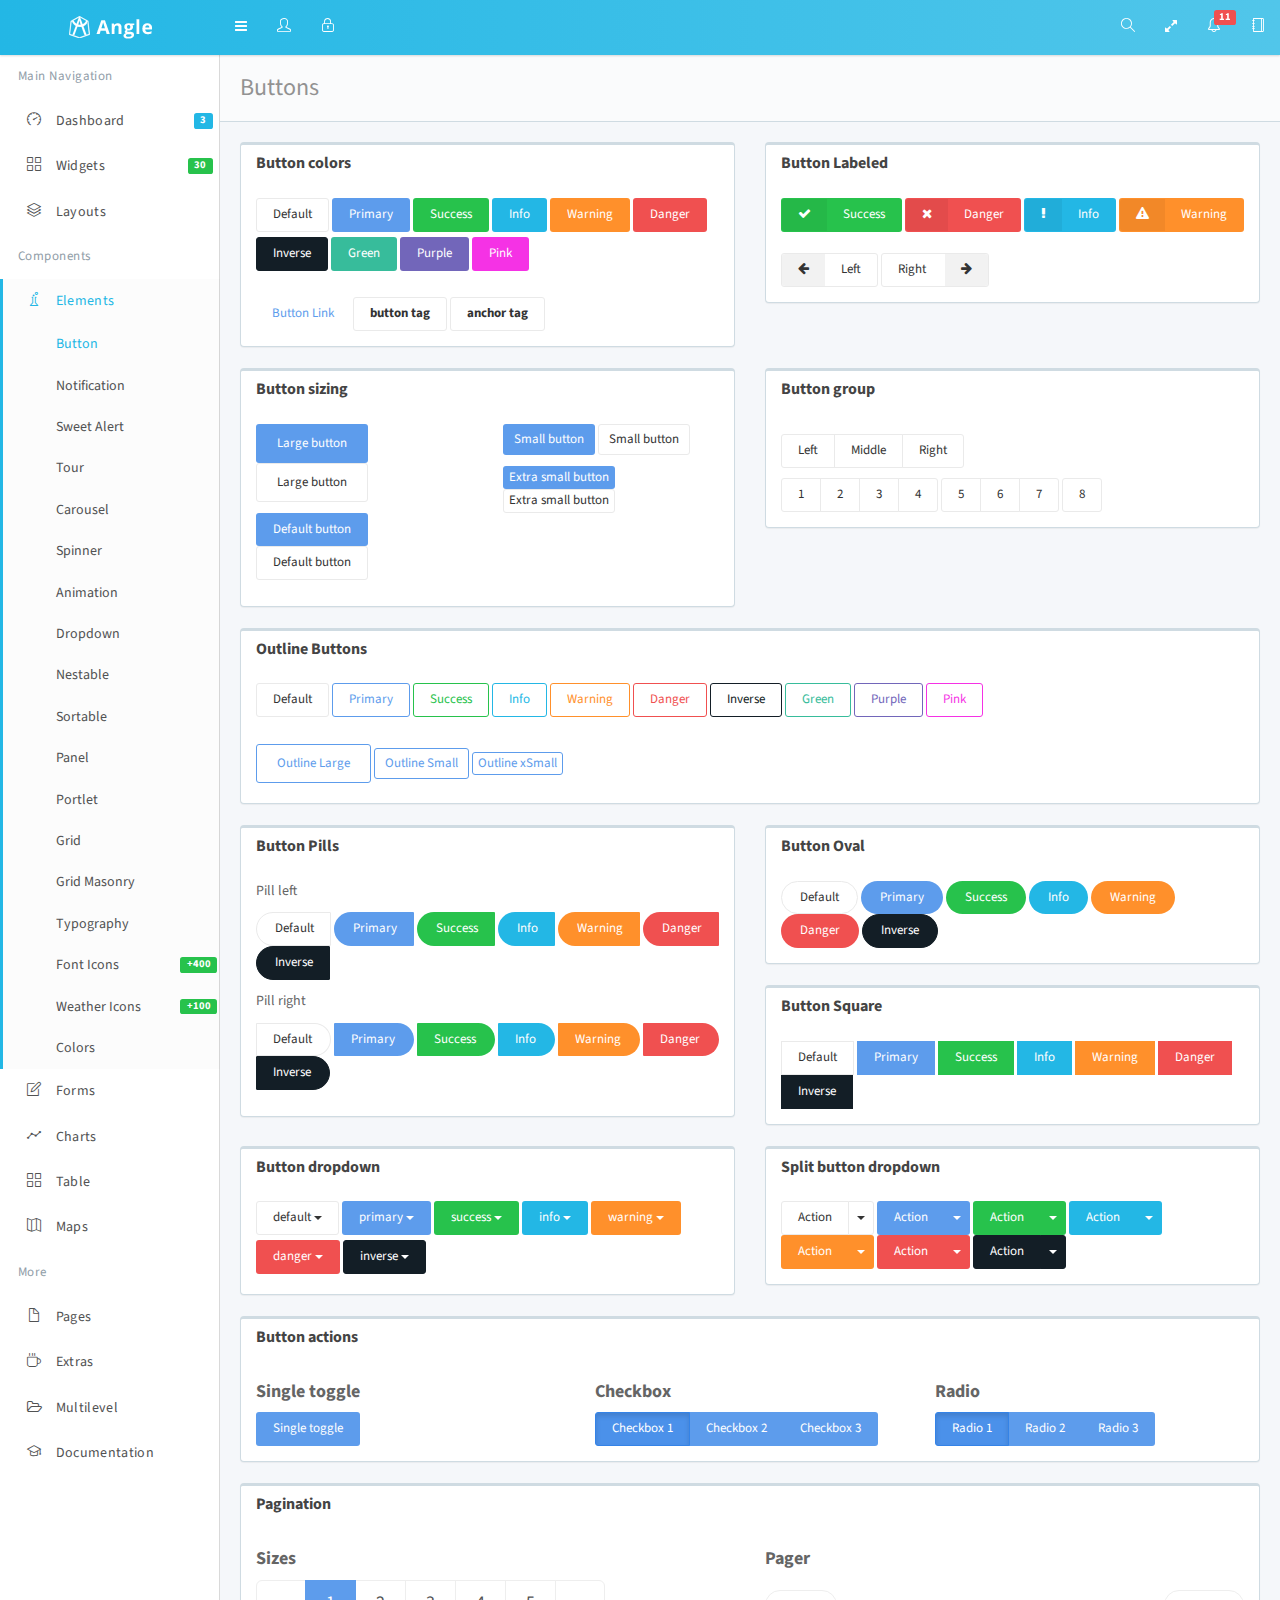
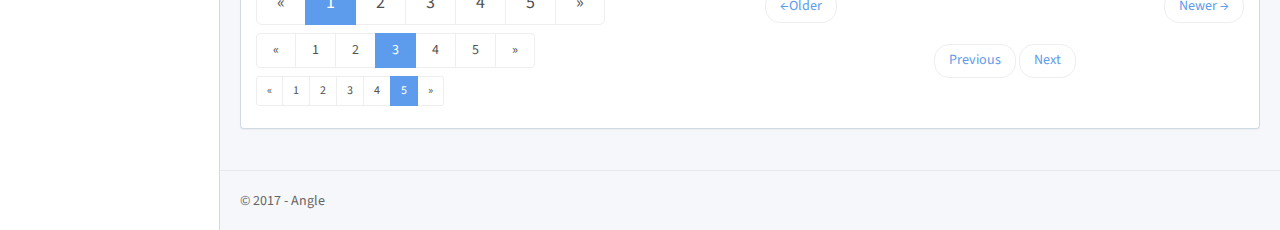
<file: BugTracker/app/buttons.html>
<!DOCTYPE html>
<html lang="en">

<head>
   <meta charset="utf-8">
   <meta name="viewport" content="width=device-width, initial-scale=1, maximum-scale=1">
   <meta name="description" content="Bootstrap Admin App + jQuery">
   <meta name="keywords" content="app, responsive, jquery, bootstrap, dashboard, admin">
   <title>Angle - Bootstrap Admin Template</title>
   <!-- =============== VENDOR STYLES ===============-->
   <!-- FONT AWESOME-->
   <link rel="stylesheet" href="../vendor/fontawesome/css/font-awesome.min.css">
   <!-- SIMPLE LINE ICONS-->
   <link rel="stylesheet" href="../vendor/simple-line-icons/css/simple-line-icons.css">
   <!-- ANIMATE.CSS-->
   <link rel="stylesheet" href="../vendor/animate.css/animate.min.css">
   <!-- WHIRL (spinners)-->
   <link rel="stylesheet" href="../vendor/whirl/dist/whirl.css">
   <!-- =============== PAGE VENDOR STYLES ===============-->
   <!-- =============== BOOTSTRAP STYLES ===============-->
   <link rel="stylesheet" href="css/bootstrap.css" id="bscss">
   <!-- =============== APP STYLES ===============-->
   <link rel="stylesheet" href="css/app.css" id="maincss">
</head>

<body>
   <div class="wrapper">
      <!-- top navbar-->
      <header class="topnavbar-wrapper">
         <!-- START Top Navbar-->
         <nav role="navigation" class="navbar topnavbar">
            <!-- START navbar header-->
            <div class="navbar-header">
               <a href="#/" class="navbar-brand">
                  <div class="brand-logo">
                     <img src="img/logo.png" alt="App Logo" class="img-responsive">
                  </div>
                  <div class="brand-logo-collapsed">
                     <img src="img/logo-single.png" alt="App Logo" class="img-responsive">
                  </div>
               </a>
            </div>
            <!-- END navbar header-->
            <!-- START Nav wrapper-->
            <div class="nav-wrapper">
               <!-- START Left navbar-->
               <ul class="nav navbar-nav">
                  <li>
                     <!-- Button used to collapse the left sidebar. Only visible on tablet and desktops-->
                     <a href="#" data-trigger-resize="" data-toggle-state="aside-collapsed" class="hidden-xs">
                        <em class="fa fa-navicon"></em>
                     </a>
                     <!-- Button to show/hide the sidebar on mobile. Visible on mobile only.-->
                     <a href="#" data-toggle-state="aside-toggled" data-no-persist="true" class="visible-xs sidebar-toggle">
                        <em class="fa fa-navicon"></em>
                     </a>
                  </li>
                  <!-- START User avatar toggle-->
                  <li>
                     <!-- Button used to collapse the left sidebar. Only visible on tablet and desktops-->
                     <a id="user-block-toggle" href="#user-block" data-toggle="collapse">
                        <em class="icon-user"></em>
                     </a>
                  </li>
                  <!-- END User avatar toggle-->
                  <!-- START lock screen-->
                  <li>
                     <a href="lock.html" title="Lock screen">
                        <em class="icon-lock"></em>
                     </a>
                  </li>
                  <!-- END lock screen-->
               </ul>
               <!-- END Left navbar-->
               <!-- START Right Navbar-->
               <ul class="nav navbar-nav navbar-right">
                  <!-- Search icon-->
                  <li>
                     <a href="#" data-search-open="">
                        <em class="icon-magnifier"></em>
                     </a>
                  </li>
                  <!-- Fullscreen (only desktops)-->
                  <li class="visible-lg">
                     <a href="#" data-toggle-fullscreen="">
                        <em class="fa fa-expand"></em>
                     </a>
                  </li>
                  <!-- START Alert menu-->
                  <li class="dropdown dropdown-list">
                     <a href="#" data-toggle="dropdown">
                        <em class="icon-bell"></em>
                        <div class="label label-danger">11</div>
                     </a>
                     <!-- START Dropdown menu-->
                     <ul class="dropdown-menu animated flipInX">
                        <li>
                           <!-- START list group-->
                           <div class="list-group">
                              <!-- list item-->
                              <a href="#" class="list-group-item">
                                 <div class="media-box">
                                    <div class="pull-left">
                                       <em class="fa fa-twitter fa-2x text-info"></em>
                                    </div>
                                    <div class="media-box-body clearfix">
                                       <p class="m0">New followers</p>
                                       <p class="m0 text-muted">
                                          <small>1 new follower</small>
                                       </p>
                                    </div>
                                 </div>
                              </a>
                              <!-- list item-->
                              <a href="#" class="list-group-item">
                                 <div class="media-box">
                                    <div class="pull-left">
                                       <em class="fa fa-envelope fa-2x text-warning"></em>
                                    </div>
                                    <div class="media-box-body clearfix">
                                       <p class="m0">New e-mails</p>
                                       <p class="m0 text-muted">
                                          <small>You have 10 new emails</small>
                                       </p>
                                    </div>
                                 </div>
                              </a>
                              <!-- list item-->
                              <a href="#" class="list-group-item">
                                 <div class="media-box">
                                    <div class="pull-left">
                                       <em class="fa fa-tasks fa-2x text-success"></em>
                                    </div>
                                    <div class="media-box-body clearfix">
                                       <p class="m0">Pending Tasks</p>
                                       <p class="m0 text-muted">
                                          <small>11 pending task</small>
                                       </p>
                                    </div>
                                 </div>
                              </a>
                              <!-- last list item-->
                              <a href="#" class="list-group-item">
                                 <small>More notifications</small>
                                 <span class="label label-danger pull-right">14</span>
                              </a>
                           </div>
                           <!-- END list group-->
                        </li>
                     </ul>
                     <!-- END Dropdown menu-->
                  </li>
                  <!-- END Alert menu-->
                  <!-- START Offsidebar button-->
                  <li>
                     <a href="#" data-toggle-state="offsidebar-open" data-no-persist="true">
                        <em class="icon-notebook"></em>
                     </a>
                  </li>
                  <!-- END Offsidebar menu-->
               </ul>
               <!-- END Right Navbar-->
            </div>
            <!-- END Nav wrapper-->
            <!-- START Search form-->
            <form role="search" action="search.html" class="navbar-form">
               <div class="form-group has-feedback">
                  <input type="text" placeholder="Type and hit enter ..." class="form-control">
                  <div data-search-dismiss="" class="fa fa-times form-control-feedback"></div>
               </div>
               <button type="submit" class="hidden btn btn-default">Submit</button>
            </form>
            <!-- END Search form-->
         </nav>
         <!-- END Top Navbar-->
      </header>
      <!-- sidebar-->
      <aside class="aside">
         <!-- START Sidebar (left)-->
         <div class="aside-inner">
            <nav data-sidebar-anyclick-close="" class="sidebar">
               <!-- START sidebar nav-->
               <ul class="nav">
                  <!-- START user info-->
                  <li class="has-user-block">
                     <div id="user-block" class="collapse">
                        <div class="item user-block">
                           <!-- User picture-->
                           <div class="user-block-picture">
                              <div class="user-block-status">
                                 <img src="img/user/02.jpg" alt="Avatar" width="60" height="60" class="img-thumbnail img-circle">
                                 <div class="circle circle-success circle-lg"></div>
                              </div>
                           </div>
                           <!-- Name and Job-->
                           <div class="user-block-info">
                              <span class="user-block-name">Hello, Mike</span>
                              <span class="user-block-role">Designer</span>
                           </div>
                        </div>
                     </div>
                  </li>
                  <!-- END user info-->
                  <!-- Iterates over all sidebar items-->
                  <li class="nav-heading ">
                     <span data-localize="sidebar.heading.HEADER">Main Navigation</span>
                  </li>
                  <li class=" ">
                     <a href="#dashboard" title="Dashboard" data-toggle="collapse">
                        <div class="pull-right label label-info">3</div>
                        <em class="icon-speedometer"></em>
                        <span data-localize="sidebar.nav.DASHBOARD">Dashboard</span>
                     </a>
                     <ul id="dashboard" class="nav sidebar-subnav collapse">
                        <li class="sidebar-subnav-header">Dashboard</li>
                        <li class=" ">
                           <a href="dashboard.html" title="Dashboard v1">
                              <span>Dashboard v1</span>
                           </a>
                        </li>
                        <li class=" ">
                           <a href="dashboard_v2.html" title="Dashboard v2">
                              <span>Dashboard v2</span>
                           </a>
                        </li>
                        <li class=" ">
                           <a href="dashboard_v3.html" title="Dashboard v3">
                              <span>Dashboard v3</span>
                           </a>
                        </li>
                     </ul>
                  </li>
                  <li class=" ">
                     <a href="widgets.html" title="Widgets">
                        <div class="pull-right label label-success">30</div>
                        <em class="icon-grid"></em>
                        <span data-localize="sidebar.nav.WIDGETS">Widgets</span>
                     </a>
                  </li>
                  <li class=" ">
                     <a href="#layout" title="Layouts" data-toggle="collapse">
                        <em class="icon-layers"></em>
                        <span>Layouts</span>
                     </a>
                     <ul id="layout" class="nav sidebar-subnav collapse">
                        <li class="sidebar-subnav-header">Layouts</li>
                        <li class=" ">
                           <a href="dashboard_h.html" title="Horizontal">
                              <span>Horizontal</span>
                           </a>
                        </li>
                     </ul>
                  </li>
                  <li class="nav-heading ">
                     <span data-localize="sidebar.heading.COMPONENTS">Components</span>
                  </li>
                  <li class=" ">
                     <a href="#elements" title="Elements" data-toggle="collapse">
                        <em class="icon-chemistry"></em>
                        <span data-localize="sidebar.nav.element.ELEMENTS">Elements</span>
                     </a>
                     <ul id="elements" class="nav sidebar-subnav collapse">
                        <li class="sidebar-subnav-header">Elements</li>
                        <li class=" active">
                           <a href="buttons.html" title="Buttons">
                              <span data-localize="sidebar.nav.element.BUTTON">Buttons</span>
                           </a>
                        </li>
                        <li class=" ">
                           <a href="notifications.html" title="Notifications">
                              <span data-localize="sidebar.nav.element.NOTIFICATION">Notifications</span>
                           </a>
                        </li>
                        <li class=" ">
                           <a href="sweetalert.html" title="Sweet Alert">
                              <span>Sweet Alert</span>
                           </a>
                        </li>
                        <li class=" ">
                           <a href="tour.html" title="Tour">
                              <span>Tour</span>
                           </a>
                        </li>
                        <li class=" ">
                           <a href="carousel.html" title="Carousel">
                              <span data-localize="sidebar.nav.element.INTERACTION">Carousel</span>
                           </a>
                        </li>
                        <li class=" ">
                           <a href="spinners.html" title="Spinners">
                              <span data-localize="sidebar.nav.element.SPINNER">Spinners</span>
                           </a>
                        </li>
                        <li class=" ">
                           <a href="animations.html" title="Animations">
                              <span data-localize="sidebar.nav.element.ANIMATION">Animations</span>
                           </a>
                        </li>
                        <li class=" ">
                           <a href="dropdown-animations.html" title="Dropdown">
                              <span data-localize="sidebar.nav.element.DROPDOWN">Dropdown</span>
                           </a>
                        </li>
                        <li class=" ">
                           <a href="nestable.html" title="Nestable">
                              <span>Nestable</span>
                           </a>
                        </li>
                        <li class=" ">
                           <a href="sortable.html" title="Sortable">
                              <span>Sortable</span>
                           </a>
                        </li>
                        <li class=" ">
                           <a href="panels.html" title="Panels">
                              <span data-localize="sidebar.nav.element.PANEL">Panels</span>
                           </a>
                        </li>
                        <li class=" ">
                           <a href="portlets.html" title="Portlets">
                              <span data-localize="sidebar.nav.element.PORTLET">Portlets</span>
                           </a>
                        </li>
                        <li class=" ">
                           <a href="grid.html" title="Grid">
                              <span data-localize="sidebar.nav.element.GRID">Grid</span>
                           </a>
                        </li>
                        <li class=" ">
                           <a href="grid-masonry.html" title="Grid Masonry">
                              <span data-localize="sidebar.nav.element.GRID_MASONRY">Grid Masonry</span>
                           </a>
                        </li>
                        <li class=" ">
                           <a href="typo.html" title="Typography">
                              <span data-localize="sidebar.nav.element.TYPO">Typography</span>
                           </a>
                        </li>
                        <li class=" ">
                           <a href="icons-font.html" title="Font Icons">
                              <div class="pull-right label label-success">+400</div>
                              <span data-localize="sidebar.nav.element.FONT_ICON">Font Icons</span>
                           </a>
                        </li>
                        <li class=" ">
                           <a href="icons-weather.html" title="Weather Icons">
                              <div class="pull-right label label-success">+100</div>
                              <span data-localize="sidebar.nav.element.WEATHER_ICON">Weather Icons</span>
                           </a>
                        </li>
                        <li class=" ">
                           <a href="colors.html" title="Colors">
                              <span data-localize="sidebar.nav.element.COLOR">Colors</span>
                           </a>
                        </li>
                     </ul>
                  </li>
                  <li class=" ">
                     <a href="#forms" title="Forms" data-toggle="collapse">
                        <em class="icon-note"></em>
                        <span data-localize="sidebar.nav.form.FORM">Forms</span>
                     </a>
                     <ul id="forms" class="nav sidebar-subnav collapse">
                        <li class="sidebar-subnav-header">Forms</li>
                        <li class=" ">
                           <a href="form-standard.html" title="Standard">
                              <span data-localize="sidebar.nav.form.STANDARD">Standard</span>
                           </a>
                        </li>
                        <li class=" ">
                           <a href="form-extended.html" title="Extended">
                              <span data-localize="sidebar.nav.form.EXTENDED">Extended</span>
                           </a>
                        </li>
                        <li class=" ">
                           <a href="form-validation.html" title="Validation">
                              <span data-localize="sidebar.nav.form.VALIDATION">Validation</span>
                           </a>
                        </li>
                        <li class=" ">
                           <a href="form-wizard.html" title="Wizard">
                              <span>Wizard</span>
                           </a>
                        </li>
                        <li class=" ">
                           <a href="form-upload.html" title="Upload">
                              <span>Upload</span>
                           </a>
                        </li>
                        <li class=" ">
                           <a href="form-xeditable.html" title="xEditable">
                              <span>xEditable</span>
                           </a>
                        </li>
                        <li class=" ">
                           <a href="form-imagecrop.html" title="Cropper">
                              <span>Cropper</span>
                           </a>
                        </li>
                     </ul>
                  </li>
                  <li class=" ">
                     <a href="#charts" title="Charts" data-toggle="collapse">
                        <em class="icon-graph"></em>
                        <span data-localize="sidebar.nav.chart.CHART">Charts</span>
                     </a>
                     <ul id="charts" class="nav sidebar-subnav collapse">
                        <li class="sidebar-subnav-header">Charts</li>
                        <li class=" ">
                           <a href="chart-flot.html" title="Flot">
                              <span data-localize="sidebar.nav.chart.FLOT">Flot</span>
                           </a>
                        </li>
                        <li class=" ">
                           <a href="chart-radial.html" title="Radial">
                              <span data-localize="sidebar.nav.chart.RADIAL">Radial</span>
                           </a>
                        </li>
                        <li class=" ">
                           <a href="chart-js.html" title="Chart JS">
                              <span>Chart JS</span>
                           </a>
                        </li>
                        <li class=" ">
                           <a href="chart-rickshaw.html" title="Rickshaw">
                              <span>Rickshaw</span>
                           </a>
                        </li>
                        <li class=" ">
                           <a href="chart-morris.html" title="MorrisJS">
                              <span>MorrisJS</span>
                           </a>
                        </li>
                        <li class=" ">
                           <a href="chart-chartist.html" title="Chartist">
                              <span>Chartist</span>
                           </a>
                        </li>
                     </ul>
                  </li>
                  <li class=" ">
                     <a href="#tables" title="Tables" data-toggle="collapse">
                        <em class="icon-grid"></em>
                        <span data-localize="sidebar.nav.table.TABLE">Tables</span>
                     </a>
                     <ul id="tables" class="nav sidebar-subnav collapse">
                        <li class="sidebar-subnav-header">Tables</li>
                        <li class=" ">
                           <a href="table-standard.html" title="Standard">
                              <span data-localize="sidebar.nav.table.STANDARD">Standard</span>
                           </a>
                        </li>
                        <li class=" ">
                           <a href="table-extended.html" title="Extended">
                              <span data-localize="sidebar.nav.table.EXTENDED">Extended</span>
                           </a>
                        </li>
                        <li class=" ">
                           <a href="table-datatable.html" title="DataTables">
                              <span data-localize="sidebar.nav.table.DATATABLE">DataTables</span>
                           </a>
                        </li>
                        <li class=" ">
                           <a href="table-jqgrid.html" title="jqGrid">
                              <span>jqGrid</span>
                           </a>
                        </li>
                     </ul>
                  </li>
                  <li class=" ">
                     <a href="#maps" title="Maps" data-toggle="collapse">
                        <em class="icon-map"></em>
                        <span data-localize="sidebar.nav.map.MAP">Maps</span>
                     </a>
                     <ul id="maps" class="nav sidebar-subnav collapse">
                        <li class="sidebar-subnav-header">Maps</li>
                        <li class=" ">
                           <a href="maps-google.html" title="Google Maps">
                              <span data-localize="sidebar.nav.map.GOOGLE">Google Maps</span>
                           </a>
                        </li>
                        <li class=" ">
                           <a href="maps-vector.html" title="Vector Maps">
                              <span data-localize="sidebar.nav.map.VECTOR">Vector Maps</span>
                           </a>
                        </li>
                     </ul>
                  </li>
                  <li class="nav-heading ">
                     <span data-localize="sidebar.heading.MORE">More</span>
                  </li>
                  <li class=" ">
                     <a href="#pages" title="Pages" data-toggle="collapse">
                        <em class="icon-doc"></em>
                        <span data-localize="sidebar.nav.pages.PAGES">Pages</span>
                     </a>
                     <ul id="pages" class="nav sidebar-subnav collapse">
                        <li class="sidebar-subnav-header">Pages</li>
                        <li class=" ">
                           <a href="login.html" title="Login">
                              <span data-localize="sidebar.nav.pages.LOGIN">Login</span>
                           </a>
                        </li>
                        <li class=" ">
                           <a href="register.html" title="Sign up">
                              <span data-localize="sidebar.nav.pages.REGISTER">Sign up</span>
                           </a>
                        </li>
                        <li class=" ">
                           <a href="recover.html" title="Recover Password">
                              <span data-localize="sidebar.nav.pages.RECOVER">Recover Password</span>
                           </a>
                        </li>
                        <li class=" ">
                           <a href="lock.html" title="Lock">
                              <span data-localize="sidebar.nav.pages.LOCK">Lock</span>
                           </a>
                        </li>
                        <li class=" ">
                           <a href="template.html" title="Starter Template">
                              <span data-localize="sidebar.nav.pages.STARTER">Starter Template</span>
                           </a>
                        </li>
                        <li class=" ">
                           <a href="404.html" title="404">
                              <span>404</span>
                           </a>
                        </li>
                        <li class=" ">
                           <a href="500.html" title="500">
                              <span>500</span>
                           </a>
                        </li>
                        <li class=" ">
                           <a href="maintenance.html" title="Maintenance">
                              <span>Maintenance</span>
                           </a>
                        </li>
                     </ul>
                  </li>
                  <li class=" ">
                     <a href="#extras" title="Extras" data-toggle="collapse">
                        <em class="icon-cup"></em>
                        <span data-localize="sidebar.nav.extra.EXTRA">Extras</span>
                     </a>
                     <ul id="extras" class="nav sidebar-subnav collapse">
                        <li class="sidebar-subnav-header">Extras</li>
                        <li class=" ">
                           <a href="#blog" title="Blog" data-toggle="collapse">
                              <em class="fa fa-angle-right"></em>
                              <span>Blog</span>
                           </a>
                           <ul id="blog" class="nav sidebar-subnav collapse">
                              <li class="sidebar-subnav-header">Blog</li>
                              <li class=" ">
                                 <a href="blog.html" title="List">
                                    <span>List</span>
                                 </a>
                              </li>
                              <li class=" ">
                                 <a href="blog-post.html" title="Post">
                                    <span>Post</span>
                                 </a>
                              </li>
                              <li class=" ">
                                 <a href="blog-articles.html" title="Articles">
                                    <span>Articles</span>
                                 </a>
                              </li>
                              <li class=" ">
                                 <a href="blog-article-view.html" title="Article View">
                                    <span>Article View</span>
                                 </a>
                              </li>
                           </ul>
                        </li>
                        <li class=" ">
                           <a href="#ecommerce" title="eCommerce" data-toggle="collapse">
                              <em class="fa fa-angle-right"></em>
                              <span>eCommerce</span>
                           </a>
                           <ul id="ecommerce" class="nav sidebar-subnav collapse">
                              <li class="sidebar-subnav-header">eCommerce</li>
                              <li class=" ">
                                 <a href="ecommerce-orders.html" title="Orders">
                                    <div class="pull-right label label-info">10</div>
                                    <span>Orders</span>
                                 </a>
                              </li>
                              <li class=" ">
                                 <a href="ecommerce-order-view.html" title="Order View">
                                    <span>Order View</span>
                                 </a>
                              </li>
                              <li class=" ">
                                 <a href="ecommerce-products.html" title="Products">
                                    <span>Products</span>
                                 </a>
                              </li>
                              <li class=" ">
                                 <a href="ecommerce-product-view.html" title="Product View">
                                    <span>Product View</span>
                                 </a>
                              </li>
                              <li class=" ">
                                 <a href="ecommerce-checkout.html" title="Checkout">
                                    <span>Checkout</span>
                                 </a>
                              </li>
                           </ul>
                        </li>
                        <li class=" ">
                           <a href="#forum" title="Forum" data-toggle="collapse">
                              <em class="fa fa-angle-right"></em>
                              <span>Forum</span>
                           </a>
                           <ul id="forum" class="nav sidebar-subnav collapse">
                              <li class="sidebar-subnav-header">Forum</li>
                              <li class=" ">
                                 <a href="forum-categories.html" title="Categories">
                                    <span>Categories</span>
                                 </a>
                              </li>
                              <li class=" ">
                                 <a href="forum-topics.html" title="Topics">
                                    <span>Topics</span>
                                 </a>
                              </li>
                              <li class=" ">
                                 <a href="forum-discussion.html" title="Discussion">
                                    <span>Discussion</span>
                                 </a>
                              </li>
                           </ul>
                        </li>
                        <li class=" ">
                           <a href="contacts.html" title="Contacts">
                              <span>Contacts</span>
                           </a>
                        </li>
                        <li class=" ">
                           <a href="contact-details.html" title="Contact details">
                              <span>Contact details</span>
                           </a>
                        </li>
                        <li class=" ">
                           <a href="projects.html" title="Projects">
                              <span>Projects</span>
                           </a>
                        </li>
                        <li class=" ">
                           <a href="project-details.html" title="Projects details">
                              <span>Projects details</span>
                           </a>
                        </li>
                        <li class=" ">
                           <a href="team-viewer.html" title="Team viewer">
                              <span>Team viewer</span>
                           </a>
                        </li>
                        <li class=" ">
                           <a href="social-board.html" title="Social board">
                              <span>Social board</span>
                           </a>
                        </li>
                        <li class=" ">
                           <a href="vote-links.html" title="Vote links">
                              <span>Vote links</span>
                           </a>
                        </li>
                        <li class=" ">
                           <a href="bug-tracker.html" title="Bug tracker">
                              <span>Bug tracker</span>
                           </a>
                        </li>
                        <li class=" ">
                           <a href="faq.html" title="FAQ">
                              <span>FAQ</span>
                           </a>
                        </li>
                        <li class=" ">
                           <a href="help-center.html" title="Help Center">
                              <span>Help Center</span>
                           </a>
                        </li>
                        <li class=" ">
                           <a href="followers.html" title="Followers">
                              <span>Followers</span>
                           </a>
                        </li>
                        <li class=" ">
                           <a href="settings.html" title="Settings">
                              <span>Settings</span>
                           </a>
                        </li>
                        <li class=" ">
                           <a href="plans.html" title="Plans">
                              <span>Plans</span>
                           </a>
                        </li>
                        <li class=" ">
                           <a href="file-manager.html" title="File manager">
                              <span>File manager</span>
                           </a>
                        </li>
                        <li class=" ">
                           <a href="mailbox.html" title="Mailbox">
                              <span data-localize="sidebar.nav.extra.MAILBOX">Mailbox</span>
                           </a>
                        </li>
                        <li class=" ">
                           <a href="timeline.html" title="Timeline">
                              <span data-localize="sidebar.nav.extra.TIMELINE">Timeline</span>
                           </a>
                        </li>
                        <li class=" ">
                           <a href="calendar.html" title="Calendar">
                              <span data-localize="sidebar.nav.extra.CALENDAR">Calendar</span>
                           </a>
                        </li>
                        <li class=" ">
                           <a href="invoice.html" title="Invoice">
                              <span data-localize="sidebar.nav.extra.INVOICE">Invoice</span>
                           </a>
                        </li>
                        <li class=" ">
                           <a href="search.html" title="Search">
                              <span data-localize="sidebar.nav.extra.SEARCH">Search</span>
                           </a>
                        </li>
                        <li class=" ">
                           <a href="todo.html" title="Todo List">
                              <span data-localize="sidebar.nav.extra.TODO">Todo List</span>
                           </a>
                        </li>
                        <li class=" ">
                           <a href="profile.html" title="Profile">
                              <span data-localize="sidebar.nav.extra.PROFILE">Profile</span>
                           </a>
                        </li>
                     </ul>
                  </li>
                  <li class=" ">
                     <a href="#multilevel" title="Multilevel" data-toggle="collapse">
                        <em class="fa fa-folder-open-o"></em>
                        <span>Multilevel</span>
                     </a>
                     <ul id="multilevel" class="nav sidebar-subnav collapse">
                        <li class="sidebar-subnav-header">Multilevel</li>
                        <li class=" ">
                           <a href="#level1" title="Level 1" data-toggle="collapse">
                              <span>Level 1</span>
                           </a>
                           <ul id="level1" class="nav sidebar-subnav collapse">
                              <li class="sidebar-subnav-header">Level 1</li>
                              <li class=" ">
                                 <a href="multilevel-1.html" title="Level1 Item">
                                    <span>Level1 Item</span>
                                 </a>
                              </li>
                              <li class=" ">
                                 <a href="#level2" title="Level 2" data-toggle="collapse">
                                    <span>Level 2</span>
                                 </a>
                                 <ul id="level2" class="nav sidebar-subnav collapse">
                                    <li class="sidebar-subnav-header">Level 2</li>
                                    <li class=" ">
                                       <a href="#level3" title="Level 3" data-toggle="collapse">
                                          <span>Level 3</span>
                                       </a>
                                       <ul id="level3" class="nav sidebar-subnav collapse">
                                          <li class="sidebar-subnav-header">Level 3</li>
                                          <li class=" ">
                                             <a href="multilevel-3.html" title="Level3 Item">
                                                <span>Level3 Item</span>
                                             </a>
                                          </li>
                                       </ul>
                                    </li>
                                 </ul>
                              </li>
                           </ul>
                        </li>
                     </ul>
                  </li>
                  <li class=" ">
                     <a href="documentation.html" title="Documentation">
                        <em class="icon-graduation"></em>
                        <span data-localize="sidebar.nav.DOCUMENTATION">Documentation</span>
                     </a>
                  </li>
               </ul>
               <!-- END sidebar nav-->
            </nav>
         </div>
         <!-- END Sidebar (left)-->
      </aside>
      <!-- offsidebar-->
      <aside class="offsidebar hide">
         <!-- START Off Sidebar (right)-->
         <nav>
            <div role="tabpanel">
               <!-- Nav tabs-->
               <ul role="tablist" class="nav nav-tabs nav-justified">
                  <li role="presentation" class="active">
                     <a href="#app-settings" aria-controls="app-settings" role="tab" data-toggle="tab">
                        <em class="icon-equalizer fa-lg"></em>
                     </a>
                  </li>
                  <li role="presentation">
                     <a href="#app-chat" aria-controls="app-chat" role="tab" data-toggle="tab">
                        <em class="icon-user fa-lg"></em>
                     </a>
                  </li>
               </ul>
               <!-- Tab panes-->
               <div class="tab-content">
                  <div id="app-settings" role="tabpanel" class="tab-pane fade in active">
                     <h3 class="text-center text-thin">Settings</h3>
                     <div class="p">
                        <h4 class="text-muted text-thin">Themes</h4>
                        <div class="table-grid mb">
                           <div class="col mb">
                              <div class="setting-color">
                                 <label data-load-css="css/theme-a.css">
                                    <input type="radio" name="setting-theme" checked="checked">
                                    <span class="icon-check"></span>
                                    <span class="split">
                                       <span class="color bg-info"></span>
                                       <span class="color bg-info-light"></span>
                                    </span>
                                    <span class="color bg-white"></span>
                                 </label>
                              </div>
                           </div>
                           <div class="col mb">
                              <div class="setting-color">
                                 <label data-load-css="css/theme-b.css">
                                    <input type="radio" name="setting-theme">
                                    <span class="icon-check"></span>
                                    <span class="split">
                                       <span class="color bg-green"></span>
                                       <span class="color bg-green-light"></span>
                                    </span>
                                    <span class="color bg-white"></span>
                                 </label>
                              </div>
                           </div>
                           <div class="col mb">
                              <div class="setting-color">
                                 <label data-load-css="css/theme-c.css">
                                    <input type="radio" name="setting-theme">
                                    <span class="icon-check"></span>
                                    <span class="split">
                                       <span class="color bg-purple"></span>
                                       <span class="color bg-purple-light"></span>
                                    </span>
                                    <span class="color bg-white"></span>
                                 </label>
                              </div>
                           </div>
                           <div class="col mb">
                              <div class="setting-color">
                                 <label data-load-css="css/theme-d.css">
                                    <input type="radio" name="setting-theme">
                                    <span class="icon-check"></span>
                                    <span class="split">
                                       <span class="color bg-danger"></span>
                                       <span class="color bg-danger-light"></span>
                                    </span>
                                    <span class="color bg-white"></span>
                                 </label>
                              </div>
                           </div>
                        </div>
                        <div class="table-grid mb">
                           <div class="col mb">
                              <div class="setting-color">
                                 <label data-load-css="css/theme-e.css">
                                    <input type="radio" name="setting-theme">
                                    <span class="icon-check"></span>
                                    <span class="split">
                                       <span class="color bg-info-dark"></span>
                                       <span class="color bg-info"></span>
                                    </span>
                                    <span class="color bg-gray-dark"></span>
                                 </label>
                              </div>
                           </div>
                           <div class="col mb">
                              <div class="setting-color">
                                 <label data-load-css="css/theme-f.css">
                                    <input type="radio" name="setting-theme">
                                    <span class="icon-check"></span>
                                    <span class="split">
                                       <span class="color bg-green-dark"></span>
                                       <span class="color bg-green"></span>
                                    </span>
                                    <span class="color bg-gray-dark"></span>
                                 </label>
                              </div>
                           </div>
                           <div class="col mb">
                              <div class="setting-color">
                                 <label data-load-css="css/theme-g.css">
                                    <input type="radio" name="setting-theme">
                                    <span class="icon-check"></span>
                                    <span class="split">
                                       <span class="color bg-purple-dark"></span>
                                       <span class="color bg-purple"></span>
                                    </span>
                                    <span class="color bg-gray-dark"></span>
                                 </label>
                              </div>
                           </div>
                           <div class="col mb">
                              <div class="setting-color">
                                 <label data-load-css="css/theme-h.css">
                                    <input type="radio" name="setting-theme">
                                    <span class="icon-check"></span>
                                    <span class="split">
                                       <span class="color bg-danger-dark"></span>
                                       <span class="color bg-danger"></span>
                                    </span>
                                    <span class="color bg-gray-dark"></span>
                                 </label>
                              </div>
                           </div>
                        </div>
                     </div>
                     <div class="p">
                        <h4 class="text-muted text-thin">Layout</h4>
                        <div class="clearfix">
                           <p class="pull-left">Fixed</p>
                           <div class="pull-right">
                              <label class="switch">
                                 <input id="chk-fixed" type="checkbox" data-toggle-state="layout-fixed">
                                 <span></span>
                              </label>
                           </div>
                        </div>
                        <div class="clearfix">
                           <p class="pull-left">Boxed</p>
                           <div class="pull-right">
                              <label class="switch">
                                 <input id="chk-boxed" type="checkbox" data-toggle-state="layout-boxed">
                                 <span></span>
                              </label>
                           </div>
                        </div>
                        <div class="clearfix">
                           <p class="pull-left">RTL</p>
                           <div class="pull-right">
                              <label class="switch">
                                 <input id="chk-rtl" type="checkbox">
                                 <span></span>
                              </label>
                           </div>
                        </div>
                     </div>
                     <div class="p">
                        <h4 class="text-muted text-thin">Aside</h4>
                        <div class="clearfix">
                           <p class="pull-left">Collapsed</p>
                           <div class="pull-right">
                              <label class="switch">
                                 <input id="chk-collapsed" type="checkbox" data-toggle-state="aside-collapsed">
                                 <span></span>
                              </label>
                           </div>
                        </div>
                        <div class="clearfix">
                           <p class="pull-left">Collapsed Text</p>
                           <div class="pull-right">
                              <label class="switch">
                                 <input id="chk-collapsed-text" type="checkbox" data-toggle-state="aside-collapsed-text">
                                 <span></span>
                              </label>
                           </div>
                        </div>
                        <div class="clearfix">
                           <p class="pull-left">Float</p>
                           <div class="pull-right">
                              <label class="switch">
                                 <input id="chk-float" type="checkbox" data-toggle-state="aside-float">
                                 <span></span>
                              </label>
                           </div>
                        </div>
                        <div class="clearfix">
                           <p class="pull-left">Hover</p>
                           <div class="pull-right">
                              <label class="switch">
                                 <input id="chk-hover" type="checkbox" data-toggle-state="aside-hover">
                                 <span></span>
                              </label>
                           </div>
                        </div>
                        <div class="clearfix">
                           <p class="pull-left">Show Scrollbar</p>
                           <div class="pull-right">
                              <label class="switch">
                                 <input id="chk-hover" type="checkbox" data-toggle-state="show-scrollbar" data-target=".sidebar">
                                 <span></span>
                              </label>
                           </div>
                        </div>
                     </div>
                  </div>
                  <div id="app-chat" role="tabpanel" class="tab-pane fade">
                     <h3 class="text-center text-thin">Connections</h3>
                     <ul class="nav">
                        <!-- START list title-->
                        <li class="p">
                           <small class="text-muted">ONLINE</small>
                        </li>
                        <!-- END list title-->
                        <li>
                           <!-- START User status-->
                           <a href="#" class="media-box p mt0">
                              <span class="pull-right">
                                 <span class="circle circle-success circle-lg"></span>
                              </span>
                              <span class="pull-left">
                                 <!-- Contact avatar-->
                                 <img src="img/user/05.jpg" alt="Image" class="media-box-object img-circle thumb48">
                              </span>
                              <!-- Contact info-->
                              <span class="media-box-body">
                                 <span class="media-box-heading">
                                    <strong>Juan Sims</strong>
                                    <br>
                                    <small class="text-muted">Designeer</small>
                                 </span>
                              </span>
                           </a>
                           <!-- END User status-->
                           <!-- START User status-->
                           <a href="#" class="media-box p mt0">
                              <span class="pull-right">
                                 <span class="circle circle-success circle-lg"></span>
                              </span>
                              <span class="pull-left">
                                 <!-- Contact avatar-->
                                 <img src="img/user/06.jpg" alt="Image" class="media-box-object img-circle thumb48">
                              </span>
                              <!-- Contact info-->
                              <span class="media-box-body">
                                 <span class="media-box-heading">
                                    <strong>Maureen Jenkins</strong>
                                    <br>
                                    <small class="text-muted">Designeer</small>
                                 </span>
                              </span>
                           </a>
                           <!-- END User status-->
                           <!-- START User status-->
                           <a href="#" class="media-box p mt0">
                              <span class="pull-right">
                                 <span class="circle circle-danger circle-lg"></span>
                              </span>
                              <span class="pull-left">
                                 <!-- Contact avatar-->
                                 <img src="img/user/07.jpg" alt="Image" class="media-box-object img-circle thumb48">
                              </span>
                              <!-- Contact info-->
                              <span class="media-box-body">
                                 <span class="media-box-heading">
                                    <strong>Billie Dunn</strong>
                                    <br>
                                    <small class="text-muted">Designeer</small>
                                 </span>
                              </span>
                           </a>
                           <!-- END User status-->
                           <!-- START User status-->
                           <a href="#" class="media-box p mt0">
                              <span class="pull-right">
                                 <span class="circle circle-warning circle-lg"></span>
                              </span>
                              <span class="pull-left">
                                 <!-- Contact avatar-->
                                 <img src="img/user/08.jpg" alt="Image" class="media-box-object img-circle thumb48">
                              </span>
                              <!-- Contact info-->
                              <span class="media-box-body">
                                 <span class="media-box-heading">
                                    <strong>Tomothy Roberts</strong>
                                    <br>
                                    <small class="text-muted">Designer</small>
                                 </span>
                              </span>
                           </a>
                           <!-- END User status-->
                        </li>
                        <!-- START list title-->
                        <li class="p">
                           <small class="text-muted">OFFLINE</small>
                        </li>
                        <!-- END list title-->
                        <li>
                           <!-- START User status-->
                           <a href="#" class="media-box p mt0">
                              <span class="pull-right">
                                 <span class="circle circle-lg"></span>
                              </span>
                              <span class="pull-left">
                                 <!-- Contact avatar-->
                                 <img src="img/user/09.jpg" alt="Image" class="media-box-object img-circle thumb48">
                              </span>
                              <!-- Contact info-->
                              <span class="media-box-body">
                                 <span class="media-box-heading">
                                    <strong>Lawrence Robinson</strong>
                                    <br>
                                    <small class="text-muted">Developer</small>
                                 </span>
                              </span>
                           </a>
                           <!-- END User status-->
                           <!-- START User status-->
                           <a href="#" class="media-box p mt0">
                              <span class="pull-right">
                                 <span class="circle circle-lg"></span>
                              </span>
                              <span class="pull-left">
                                 <!-- Contact avatar-->
                                 <img src="img/user/10.jpg" alt="Image" class="media-box-object img-circle thumb48">
                              </span>
                              <!-- Contact info-->
                              <span class="media-box-body">
                                 <span class="media-box-heading">
                                    <strong>Tyrone Owens</strong>
                                    <br>
                                    <small class="text-muted">Designer</small>
                                 </span>
                              </span>
                           </a>
                           <!-- END User status-->
                        </li>
                        <li>
                           <div class="p-lg text-center">
                              <!-- Optional link to list more users-->
                              <a href="#" title="See more contacts" class="btn btn-purple btn-sm">
                                 <strong>Load more..</strong>
                              </a>
                           </div>
                        </li>
                     </ul>
                     <!-- Extra items-->
                     <div class="p">
                        <p>
                           <small class="text-muted">Tasks completion</small>
                        </p>
                        <div class="progress progress-xs m0">
                           <div role="progressbar" aria-valuenow="80" aria-valuemin="0" aria-valuemax="100" class="progress-bar progress-bar-success progress-80">
                              <span class="sr-only">80% Complete</span>
                           </div>
                        </div>
                     </div>
                     <div class="p">
                        <p>
                           <small class="text-muted">Upload quota</small>
                        </p>
                        <div class="progress progress-xs m0">
                           <div role="progressbar" aria-valuenow="40" aria-valuemin="0" aria-valuemax="100" class="progress-bar progress-bar-warning progress-40">
                              <span class="sr-only">40% Complete</span>
                           </div>
                        </div>
                     </div>
                  </div>
               </div>
            </div>
         </nav>
         <!-- END Off Sidebar (right)-->
      </aside>
      <!-- Main section-->
      <section>
         <!-- Page content-->
         <div class="content-wrapper">
            <h3>Buttons</h3>
            <!-- START row-->
            <div class="row">
               <div class="col-md-6">
                  <!-- START panel-->
                  <div class="panel panel-default">
                     <div class="panel-heading">
                        <h3 class="panel-title">Button colors</h3>
                     </div>
                     <div class="panel-body">
                        <button type="button" class="mb-sm btn btn-default">Default</button>
                        <button type="button" class="mb-sm btn btn-primary">Primary</button>
                        <button type="button" class="mb-sm btn btn-success">Success</button>
                        <button type="button" class="mb-sm btn btn-info">Info</button>
                        <button type="button" class="mb-sm btn btn-warning">Warning</button>
                        <button type="button" class="mb-sm btn btn-danger">Danger</button>
                        <button type="button" class="mb-sm btn btn-inverse">Inverse</button>
                        <button type="button" class="mb-sm btn btn-green">Green</button>
                        <button type="button" class="mb-sm btn btn-purple">Purple</button>
                        <button type="button" class="mb-sm btn btn-pink">Pink</button>
                        <br>
                        <br><a href="#" class="btn btn-link">Button Link</a>
                        <button type="button" class="btn btn-default">
                           <strong>button tag</strong>
                        </button>
                        <a href="#" class="btn btn-default">
                           <strong>anchor tag</strong>
                        </a>
                     </div>
                  </div>
                  <!-- END panel-->
               </div>
               <div class="col-md-6">
                  <!-- START panel-->
                  <div class="panel panel-default">
                     <div class="panel-heading">
                        <h3 class="panel-title">Button Labeled</h3>
                     </div>
                     <div class="panel-body">
                        <!-- Success button with label -->
                        <button type="button" class="btn btn-labeled btn-success">
                           <span class="btn-label"><i class="fa fa-check"></i>
                           </span>Success</button>
                        <!-- Danger button with label -->
                        <button type="button" class="btn btn-labeled btn-danger">
                           <span class="btn-label"><i class="fa fa-times"></i>
                           </span>Danger</button>
                        <!-- Info button with label -->
                        <button type="button" class="btn btn-labeled btn-info">
                           <span class="btn-label"><i class="fa fa-exclamation"></i>
                           </span>Info</button>
                        <!-- Warning button with label -->
                        <button type="button" class="btn btn-labeled btn-warning">
                           <span class="btn-label"><i class="fa fa-warning"></i>
                           </span>Warning</button>
                        <br>
                        <br>
                        <!-- Standard button with label -->
                        <button type="button" class="btn btn-labeled btn-default">
                           <span class="btn-label"><i class="fa fa-arrow-left"></i>
                           </span>Left</button>
                        <!-- Standard button with label on the right side -->
                        <button type="button" class="btn btn-labeled btn-default">Right
                           <span class="btn-label btn-label-right"><i class="fa fa-arrow-right"></i>
                           </span>
                        </button>
                     </div>
                  </div>
                  <!-- END panel-->
               </div>
            </div>
            <!-- END row-->
            <!-- START row-->
            <div class="row">
               <div class="col-md-6">
                  <!-- START panel-->
                  <div class="panel panel-default">
                     <div class="panel-heading">
                        <h3 class="panel-title">Button sizing</h3>
                     </div>
                     <div class="panel-body">
                        <div class="row">
                           <div class="col-lg-6">
                              <p>
                                 <button type="button" class="btn btn-primary btn-lg">Large button</button>
                                 <button type="button" class="btn btn-default btn-lg">Large button</button>
                              </p>
                              <p>
                                 <button type="button" class="btn btn-primary">Default button</button>
                                 <button type="button" class="btn btn-default">Default button</button>
                              </p>
                           </div>
                           <div class="col-lg-6">
                              <p>
                                 <button type="button" class="btn btn-primary btn-sm">Small button</button>
                                 <button type="button" class="btn btn-default btn-sm">Small button</button>
                              </p>
                              <p>
                                 <button type="button" class="btn btn-primary btn-xs">Extra small button</button>
                                 <button type="button" class="btn btn-default btn-xs">Extra small button</button>
                              </p>
                           </div>
                        </div>
                     </div>
                  </div>
                  <!-- END panel-->
               </div>
               <div class="col-md-6">
                  <!-- START panel-->
                  <div class="panel panel-default">
                     <div class="panel-heading">
                        <h3 class="panel-title">Button group</h3>
                     </div>
                     <div class="panel-body">
                        <p></p>
                        <div class="btn-group">
                           <button type="button" class="btn btn-default">Left</button>
                           <button type="button" class="btn btn-default">Middle</button>
                           <button type="button" class="btn btn-default">Right</button>
                        </div>
                        <p></p>
                        <p></p>
                        <div class="btn-group">
                           <button type="button" class="btn btn-default">1</button>
                           <button type="button" class="btn btn-default">2</button>
                           <button type="button" class="btn btn-default">3</button>
                           <button type="button" class="btn btn-default">4</button>
                        </div>
                        <div class="btn-group">
                           <button type="button" class="btn btn-default">5</button>
                           <button type="button" class="btn btn-default">6</button>
                           <button type="button" class="btn btn-default">7</button>
                        </div>
                        <div class="btn-group">
                           <button type="button" class="btn btn-default">8</button>
                        </div>
                     </div>
                  </div>
                  <!-- END panel-->
               </div>
            </div>
            <!-- END row-->
            <!-- START panel-->
            <div class="panel panel-default">
               <div class="panel-heading">
                  <h3 class="panel-title">Outline Buttons</h3>
               </div>
               <div class="panel-body">
                  <button type="button" class="mb-sm btn btn-default btn-outline">Default</button>
                  <button type="button" class="mb-sm btn btn-primary btn-outline">Primary</button>
                  <button type="button" class="mb-sm btn btn-success btn-outline">Success</button>
                  <button type="button" class="mb-sm btn btn-info btn-outline">Info</button>
                  <button type="button" class="mb-sm btn btn-warning btn-outline">Warning</button>
                  <button type="button" class="mb-sm btn btn-danger btn-outline">Danger</button>
                  <button type="button" class="mb-sm btn btn-inverse btn-outline">Inverse</button>
                  <button type="button" class="mb-sm btn btn-green btn-outline">Green</button>
                  <button type="button" class="mb-sm btn btn-purple btn-outline">Purple</button>
                  <button type="button" class="mb-sm btn btn-pink btn-outline">Pink</button>
                  <br>
                  <br>
                  <button type="button" class="mb-sm btn-lg btn btn-primary btn-outline">Outline Large</button>
                  <button type="button" class="mb-sm btn-sm btn btn-primary btn-outline">Outline Small</button>
                  <button type="button" class="mb-sm btn-xs btn btn-primary btn-outline">Outline xSmall</button>
               </div>
            </div>
            <!-- END panel-->
            <!-- START row-->
            <div class="row">
               <div class="col-md-6">
                  <!-- START panel-->
                  <div class="panel panel-default">
                     <div class="panel-heading">
                        <h3 class="panel-title">Button Pills</h3>
                     </div>
                     <div class="panel-body">
                        <p>Pill left</p>
                        <p>
                           <button type="button" class="btn btn-pill-left btn-default">Default</button>
                           <button type="button" class="btn btn-pill-left btn-primary">Primary</button>
                           <button type="button" class="btn btn-pill-left btn-success">Success</button>
                           <button type="button" class="btn btn-pill-left btn-info">Info</button>
                           <button type="button" class="btn btn-pill-left btn-warning">Warning</button>
                           <button type="button" class="btn btn-pill-left btn-danger">Danger</button>
                           <button type="button" class="btn btn-pill-left btn-inverse">Inverse</button>
                        </p>
                        <p>Pill right</p>
                        <p>
                           <button type="button" class="btn btn-pill-right btn-default">Default</button>
                           <button type="button" class="btn btn-pill-right btn-primary">Primary</button>
                           <button type="button" class="btn btn-pill-right btn-success">Success</button>
                           <button type="button" class="btn btn-pill-right btn-info">Info</button>
                           <button type="button" class="btn btn-pill-right btn-warning">Warning</button>
                           <button type="button" class="btn btn-pill-right btn-danger">Danger</button>
                           <button type="button" class="btn btn-pill-right btn-inverse">Inverse</button>
                        </p>
                     </div>
                  </div>
                  <!-- END panel-->
               </div>
               <div class="col-md-6">
                  <!-- START panel-->
                  <div class="panel panel-default">
                     <div class="panel-heading">
                        <h3 class="panel-title">Button Oval</h3>
                     </div>
                     <div class="panel-body">
                        <button type="button" class="btn btn-oval btn-default">Default</button>
                        <button type="button" class="btn btn-oval btn-primary">Primary</button>
                        <button type="button" class="btn btn-oval btn-success">Success</button>
                        <button type="button" class="btn btn-oval btn-info">Info</button>
                        <button type="button" class="btn btn-oval btn-warning">Warning</button>
                        <button type="button" class="btn btn-oval btn-danger">Danger</button>
                        <button type="button" class="btn btn-oval btn-inverse">Inverse</button>
                     </div>
                  </div>
                  <!-- END panel-->
                  <!-- START panel-->
                  <div class="panel panel-default">
                     <div class="panel-heading">
                        <h3 class="panel-title">Button Square</h3>
                     </div>
                     <div class="panel-body">
                        <button type="button" class="btn btn-square btn-default">Default</button>
                        <button type="button" class="btn btn-square btn-primary">Primary</button>
                        <button type="button" class="btn btn-square btn-success">Success</button>
                        <button type="button" class="btn btn-square btn-info">Info</button>
                        <button type="button" class="btn btn-square btn-warning">Warning</button>
                        <button type="button" class="btn btn-square btn-danger">Danger</button>
                        <button type="button" class="btn btn-square btn-inverse">Inverse</button>
                     </div>
                  </div>
                  <!-- END panel-->
               </div>
            </div>
            <!-- END row-->
            <!-- START row-->
            <div class="row">
               <div class="col-md-6">
                  <!-- START panel-->
                  <div class="panel panel-default">
                     <div class="panel-heading">
                        <h3 class="panel-title">Button dropdown</h3>
                     </div>
                     <div class="panel-body">
                        <!-- START button group-->
                        <div class="btn-group mb-sm">
                           <button type="button" data-toggle="dropdown" class="btn dropdown-toggle btn-default">default
                              <span class="caret"></span>
                           </button>
                           <ul role="menu" class="dropdown-menu">
                              <li><a href="#">Action</a>
                              </li>
                              <li><a href="#">Another action</a>
                              </li>
                              <li><a href="#">Something else here</a>
                              </li>
                              <li class="divider"></li>
                              <li><a href="#">Separated link</a>
                              </li>
                           </ul>
                        </div>
                        <!-- END button group-->
                        <!-- START button group-->
                        <div class="btn-group mb-sm">
                           <button type="button" data-toggle="dropdown" class="btn dropdown-toggle btn-primary">primary
                              <span class="caret"></span>
                           </button>
                           <ul role="menu" class="dropdown-menu">
                              <li><a href="#">Action</a>
                              </li>
                              <li><a href="#">Another action</a>
                              </li>
                              <li><a href="#">Something else here</a>
                              </li>
                              <li class="divider"></li>
                              <li><a href="#">Separated link</a>
                              </li>
                           </ul>
                        </div>
                        <!-- END button group-->
                        <!-- START button group-->
                        <div class="btn-group mb-sm">
                           <button type="button" data-toggle="dropdown" class="btn dropdown-toggle btn-success">success
                              <span class="caret"></span>
                           </button>
                           <ul role="menu" class="dropdown-menu">
                              <li><a href="#">Action</a>
                              </li>
                              <li><a href="#">Another action</a>
                              </li>
                              <li><a href="#">Something else here</a>
                              </li>
                              <li class="divider"></li>
                              <li><a href="#">Separated link</a>
                              </li>
                           </ul>
                        </div>
                        <!-- END button group-->
                        <!-- START button group-->
                        <div class="btn-group mb-sm">
                           <button type="button" data-toggle="dropdown" class="btn dropdown-toggle btn-info">info
                              <span class="caret"></span>
                           </button>
                           <ul role="menu" class="dropdown-menu">
                              <li><a href="#">Action</a>
                              </li>
                              <li><a href="#">Another action</a>
                              </li>
                              <li><a href="#">Something else here</a>
                              </li>
                              <li class="divider"></li>
                              <li><a href="#">Separated link</a>
                              </li>
                           </ul>
                        </div>
                        <!-- END button group-->
                        <!-- START button group-->
                        <div class="btn-group mb-sm">
                           <button type="button" data-toggle="dropdown" class="btn dropdown-toggle btn-warning">warning
                              <span class="caret"></span>
                           </button>
                           <ul role="menu" class="dropdown-menu">
                              <li><a href="#">Action</a>
                              </li>
                              <li><a href="#">Another action</a>
                              </li>
                              <li><a href="#">Something else here</a>
                              </li>
                              <li class="divider"></li>
                              <li><a href="#">Separated link</a>
                              </li>
                           </ul>
                        </div>
                        <!-- END button group-->
                        <!-- START button group-->
                        <div class="btn-group mb-sm">
                           <button type="button" data-toggle="dropdown" class="btn dropdown-toggle btn-danger">danger
                              <span class="caret"></span>
                           </button>
                           <ul role="menu" class="dropdown-menu">
                              <li><a href="#">Action</a>
                              </li>
                              <li><a href="#">Another action</a>
                              </li>
                              <li><a href="#">Something else here</a>
                              </li>
                              <li class="divider"></li>
                              <li><a href="#">Separated link</a>
                              </li>
                           </ul>
                        </div>
                        <!-- END button group-->
                        <!-- START button group-->
                        <div class="btn-group mb-sm">
                           <button type="button" data-toggle="dropdown" class="btn dropdown-toggle btn-inverse">inverse
                              <span class="caret"></span>
                           </button>
                           <ul role="menu" class="dropdown-menu">
                              <li><a href="#">Action</a>
                              </li>
                              <li><a href="#">Another action</a>
                              </li>
                              <li><a href="#">Something else here</a>
                              </li>
                              <li class="divider"></li>
                              <li><a href="#">Separated link</a>
                              </li>
                           </ul>
                        </div>
                        <!-- END button group-->
                     </div>
                  </div>
                  <!-- END panel-->
               </div>
               <div class="col-md-6">
                  <!-- START panel-->
                  <div class="panel panel-default">
                     <div class="panel-heading">
                        <h3 class="panel-title ellipsis">Split button dropdown</h3>
                     </div>
                     <div class="panel-body">
                        <!-- START button group-->
                        <div class="btn-group">
                           <button type="button" class="btn btn-default">Action</button>
                           <button type="button" data-toggle="dropdown" class="btn dropdown-toggle btn-default">
                              <span class="caret"></span>
                              <span class="sr-only">default</span>
                           </button>
                           <ul role="menu" class="dropdown-menu">
                              <li><a href="#">Action</a>
                              </li>
                              <li><a href="#">Another action</a>
                              </li>
                              <li><a href="#">Something else here</a>
                              </li>
                              <li class="divider"></li>
                              <li><a href="#">Separated link</a>
                              </li>
                           </ul>
                        </div>
                        <!-- END button group-->
                        <!-- START button group-->
                        <div class="btn-group">
                           <button type="button" class="btn btn-primary">Action</button>
                           <button type="button" data-toggle="dropdown" class="btn dropdown-toggle btn-primary">
                              <span class="caret"></span>
                              <span class="sr-only">primary</span>
                           </button>
                           <ul role="menu" class="dropdown-menu">
                              <li><a href="#">Action</a>
                              </li>
                              <li><a href="#">Another action</a>
                              </li>
                              <li><a href="#">Something else here</a>
                              </li>
                              <li class="divider"></li>
                              <li><a href="#">Separated link</a>
                              </li>
                           </ul>
                        </div>
                        <!-- END button group-->
                        <!-- START button group-->
                        <div class="btn-group">
                           <button type="button" class="btn btn-success">Action</button>
                           <button type="button" data-toggle="dropdown" class="btn dropdown-toggle btn-success">
                              <span class="caret"></span>
                              <span class="sr-only">success</span>
                           </button>
                           <ul role="menu" class="dropdown-menu">
                              <li><a href="#">Action</a>
                              </li>
                              <li><a href="#">Another action</a>
                              </li>
                              <li><a href="#">Something else here</a>
                              </li>
                              <li class="divider"></li>
                              <li><a href="#">Separated link</a>
                              </li>
                           </ul>
                        </div>
                        <!-- END button group-->
                        <!-- START button group-->
                        <div class="btn-group">
                           <button type="button" class="btn btn-info">Action</button>
                           <button type="button" data-toggle="dropdown" class="btn dropdown-toggle btn-info">
                              <span class="caret"></span>
                              <span class="sr-only">info</span>
                           </button>
                           <ul role="menu" class="dropdown-menu">
                              <li><a href="#">Action</a>
                              </li>
                              <li><a href="#">Another action</a>
                              </li>
                              <li><a href="#">Something else here</a>
                              </li>
                              <li class="divider"></li>
                              <li><a href="#">Separated link</a>
                              </li>
                           </ul>
                        </div>
                        <!-- END button group-->
                        <!-- START button group-->
                        <div class="btn-group">
                           <button type="button" class="btn btn-warning">Action</button>
                           <button type="button" data-toggle="dropdown" class="btn dropdown-toggle btn-warning">
                              <span class="caret"></span>
                              <span class="sr-only">warning</span>
                           </button>
                           <ul role="menu" class="dropdown-menu">
                              <li><a href="#">Action</a>
                              </li>
                              <li><a href="#">Another action</a>
                              </li>
                              <li><a href="#">Something else here</a>
                              </li>
                              <li class="divider"></li>
                              <li><a href="#">Separated link</a>
                              </li>
                           </ul>
                        </div>
                        <!-- END button group-->
                        <!-- START button group-->
                        <div class="btn-group">
                           <button type="button" class="btn btn-danger">Action</button>
                           <button type="button" data-toggle="dropdown" class="btn dropdown-toggle btn-danger">
                              <span class="caret"></span>
                              <span class="sr-only">danger</span>
                           </button>
                           <ul role="menu" class="dropdown-menu">
                              <li><a href="#">Action</a>
                              </li>
                              <li><a href="#">Another action</a>
                              </li>
                              <li><a href="#">Something else here</a>
                              </li>
                              <li class="divider"></li>
                              <li><a href="#">Separated link</a>
                              </li>
                           </ul>
                        </div>
                        <!-- END button group-->
                        <!-- START button group-->
                        <div class="btn-group">
                           <button type="button" class="btn btn-inverse">Action</button>
                           <button type="button" data-toggle="dropdown" class="btn dropdown-toggle btn-inverse">
                              <span class="caret"></span>
                              <span class="sr-only">inverse</span>
                           </button>
                           <ul role="menu" class="dropdown-menu">
                              <li><a href="#">Action</a>
                              </li>
                              <li><a href="#">Another action</a>
                              </li>
                              <li><a href="#">Something else here</a>
                              </li>
                              <li class="divider"></li>
                              <li><a href="#">Separated link</a>
                              </li>
                           </ul>
                        </div>
                        <!-- END button group-->
                     </div>
                  </div>
                  <!-- END panel-->
               </div>
            </div>
            <!-- END row-->
            <!-- START panel-->
            <div class="panel panel-default">
               <div class="panel-heading">
                  <h3 class="panel-title">Button actions</h3>
               </div>
               <div class="panel-body">
                  <!-- START row-->
                  <div class="row">
                     <div class="col-lg-4">
                        <h4>Single toggle</h4>
                        <button type="button" data-toggle="button" aria-pressed="false" class="btn btn-primary">Single toggle</button>
                     </div>
                     <div class="col-lg-4">
                        <h4>Checkbox</h4>
                        <div class="btn-group">
                           <div data-toggle="buttons" class="btn-group">
                              <label class="btn btn-primary active">
                                 <input type="checkbox" checked="">Checkbox 1</label>
                              <label class="btn btn-primary">
                                 <input type="checkbox">Checkbox 2</label>
                              <label class="btn btn-primary">
                                 <input type="checkbox">Checkbox 3</label>
                           </div>
                        </div>
                     </div>
                     <div class="col-lg-4">
                        <h4>Radio</h4>
                        <div data-toggle="buttons" class="btn-group">
                           <label class="btn btn-primary active">
                              <input id="option1" type="radio" name="options" checked="">Radio 1</label>
                           <label class="btn btn-primary">
                              <input id="option2" type="radio" name="options">Radio 2</label>
                           <label class="btn btn-primary">
                              <input id="option3" type="radio" name="options">Radio 3</label>
                        </div>
                     </div>
                  </div>
               </div>
            </div>
            <!-- START panel-->
            <div class="panel panel-default">
               <div class="panel-heading">
                  <h3 class="panel-title">Pagination</h3>
               </div>
               <div class="panel-body">
                  <!-- START row-->
                  <div class="row">
                     <div class="col-lg-6">
                        <div>
                           <h4>Sizes</h4>
                           <nav>
                              <ul class="pagination pagination-lg m0">
                                 <li>
                                    <a href="#" aria-label="Previous">
                                       <span aria-hidden="true">&laquo;</span>
                                    </a>
                                 </li>
                                 <li class="active"><a href="#">1</a>
                                 </li>
                                 <li><a href="#">2</a>
                                 </li>
                                 <li><a href="#">3</a>
                                 </li>
                                 <li><a href="#">4</a>
                                 </li>
                                 <li><a href="#">5</a>
                                 </li>
                                 <li>
                                    <a href="#" aria-label="Next">
                                       <span aria-hidden="true">&raquo;</span>
                                    </a>
                                 </li>
                              </ul>
                           </nav>
                           <nav>
                              <ul class="pagination m0">
                                 <li>
                                    <a href="#" aria-label="Previous">
                                       <span aria-hidden="true">&laquo;</span>
                                    </a>
                                 </li>
                                 <li><a href="#">1</a>
                                 </li>
                                 <li><a href="#">2</a>
                                 </li>
                                 <li class="active"><a href="#">3</a>
                                 </li>
                                 <li><a href="#">4</a>
                                 </li>
                                 <li><a href="#">5</a>
                                 </li>
                                 <li>
                                    <a href="#" aria-label="Next">
                                       <span aria-hidden="true">&raquo;</span>
                                    </a>
                                 </li>
                              </ul>
                           </nav>
                           <nav>
                              <ul class="pagination pagination-sm m0">
                                 <li>
                                    <a href="#" aria-label="Previous">
                                       <span aria-hidden="true">&laquo;</span>
                                    </a>
                                 </li>
                                 <li><a href="#">1</a>
                                 </li>
                                 <li><a href="#">2</a>
                                 </li>
                                 <li><a href="#">3</a>
                                 </li>
                                 <li><a href="#">4</a>
                                 </li>
                                 <li class="active"><a href="#">5</a>
                                 </li>
                                 <li>
                                    <a href="#" aria-label="Next">
                                       <span aria-hidden="true">&raquo;</span>
                                    </a>
                                 </li>
                              </ul>
                           </nav>
                        </div>
                     </div>
                     <div class="col-lg-6">
                        <h4>Pager</h4>
                        <nav>
                           <ul class="pager">
                              <li class="previous">
                                 <a href="#">
                                    <span aria-hidden="true">&larr;</span>Older</a>
                              </li>
                              <li class="next"><a href="#">Newer <span aria-hidden="true">&rarr;</span></a>
                              </li>
                           </ul>
                        </nav>
                        <nav>
                           <ul class="pager">
                              <li><a href="#">Previous</a>
                              </li>
                              <li><a href="#">Next</a>
                              </li>
                           </ul>
                        </nav>
                     </div>
                  </div>
                  <!-- END row-->
               </div>
            </div>
            <!-- END panel-->
         </div>
      </section>
      <!-- Page footer-->
      <footer>
         <span>&copy; 2017 - Angle</span>
      </footer>
   </div>
   <!-- =============== VENDOR SCRIPTS ===============-->
   <!-- MODERNIZR-->
   <script src="../vendor/modernizr/modernizr.custom.js"></script>
   <!-- MATCHMEDIA POLYFILL-->
   <script src="../vendor/matchMedia/matchMedia.js"></script>
   <!-- JQUERY-->
   <script src="../vendor/jquery/dist/jquery.js"></script>
   <!-- BOOTSTRAP-->
   <script src="../vendor/bootstrap/dist/js/bootstrap.js"></script>
   <!-- STORAGE API-->
   <script src="../vendor/jQuery-Storage-API/jquery.storageapi.js"></script>
   <!-- JQUERY EASING-->
   <script src="../vendor/jquery.easing/js/jquery.easing.js"></script>
   <!-- ANIMO-->
   <script src="../vendor/animo.js/animo.js"></script>
   <!-- SLIMSCROLL-->
   <script src="../vendor/slimScroll/jquery.slimscroll.min.js"></script>
   <!-- SCREENFULL-->
   <script src="../vendor/screenfull/dist/screenfull.js"></script>
   <!-- LOCALIZE-->
   <script src="../vendor/jquery-localize-i18n/dist/jquery.localize.js"></script>
   <!-- RTL demo-->
   <script src="js/demo/demo-rtl.js"></script>
   <!-- =============== PAGE VENDOR SCRIPTS ===============-->
   <!-- =============== APP SCRIPTS ===============-->
   <script src="js/app.js"></script>
</body>

</html>
</file>
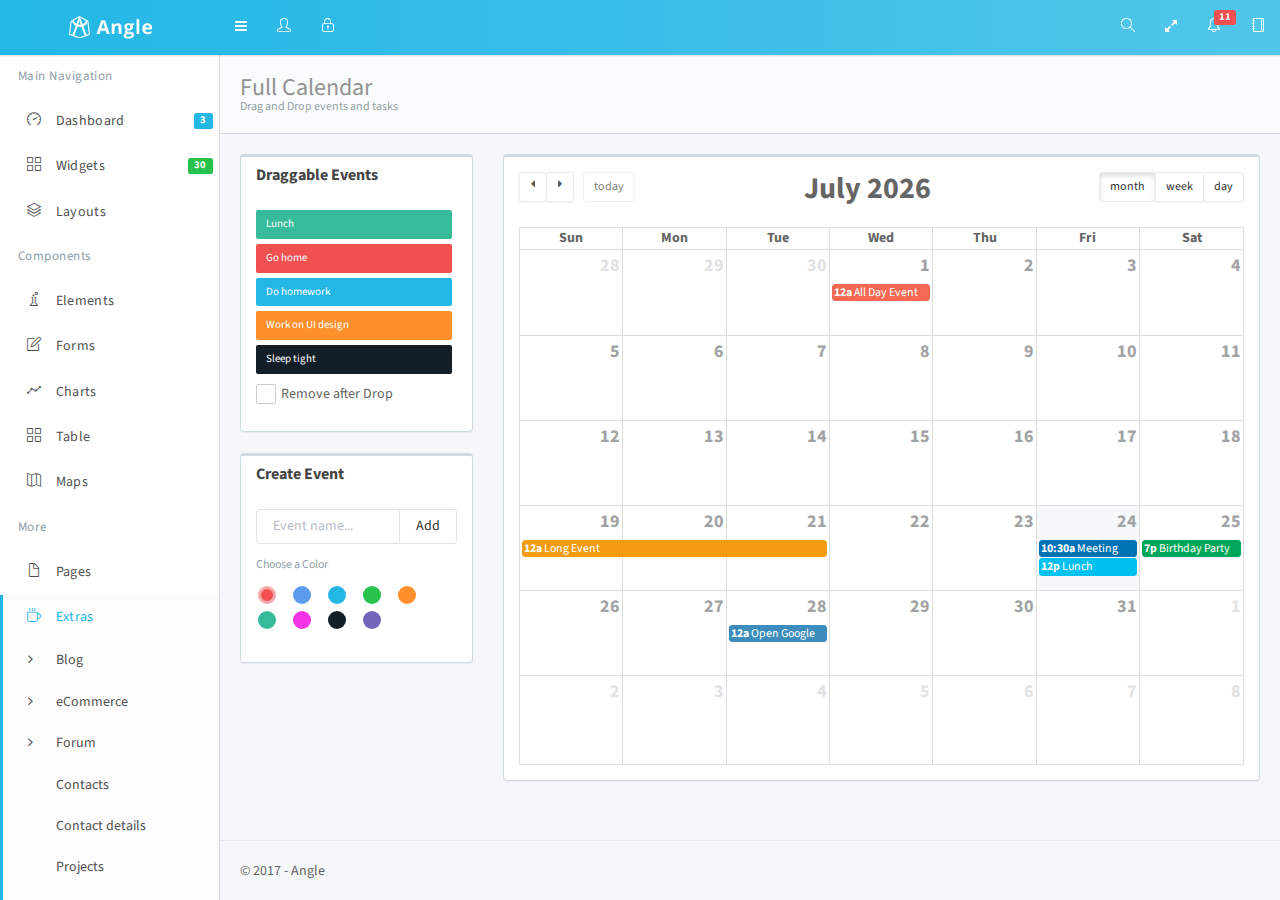
<file: BugTracker/app/calendar.html>
<!DOCTYPE html>
<html lang="en">

<head>
   <meta charset="utf-8">
   <meta name="viewport" content="width=device-width, initial-scale=1, maximum-scale=1">
   <meta name="description" content="Bootstrap Admin App + jQuery">
   <meta name="keywords" content="app, responsive, jquery, bootstrap, dashboard, admin">
   <title>Angle - Bootstrap Admin Template</title>
   <!-- =============== VENDOR STYLES ===============-->
   <!-- FONT AWESOME-->
   <link rel="stylesheet" href="../vendor/fontawesome/css/font-awesome.min.css">
   <!-- SIMPLE LINE ICONS-->
   <link rel="stylesheet" href="../vendor/simple-line-icons/css/simple-line-icons.css">
   <!-- ANIMATE.CSS-->
   <link rel="stylesheet" href="../vendor/animate.css/animate.min.css">
   <!-- WHIRL (spinners)-->
   <link rel="stylesheet" href="../vendor/whirl/dist/whirl.css">
   <!-- =============== PAGE VENDOR STYLES ===============-->
   <!-- FULLCALENDAR-->
   <link rel="stylesheet" href="../vendor/fullcalendar/dist/fullcalendar.css">
   <!-- =============== BOOTSTRAP STYLES ===============-->
   <link rel="stylesheet" href="css/bootstrap.css" id="bscss">
   <!-- =============== APP STYLES ===============-->
   <link rel="stylesheet" href="css/app.css" id="maincss">
</head>

<body>
   <div class="wrapper">
      <!-- top navbar-->
      <header class="topnavbar-wrapper">
         <!-- START Top Navbar-->
         <nav role="navigation" class="navbar topnavbar">
            <!-- START navbar header-->
            <div class="navbar-header">
               <a href="#/" class="navbar-brand">
                  <div class="brand-logo">
                     <img src="img/logo.png" alt="App Logo" class="img-responsive">
                  </div>
                  <div class="brand-logo-collapsed">
                     <img src="img/logo-single.png" alt="App Logo" class="img-responsive">
                  </div>
               </a>
            </div>
            <!-- END navbar header-->
            <!-- START Nav wrapper-->
            <div class="nav-wrapper">
               <!-- START Left navbar-->
               <ul class="nav navbar-nav">
                  <li>
                     <!-- Button used to collapse the left sidebar. Only visible on tablet and desktops-->
                     <a href="#" data-trigger-resize="" data-toggle-state="aside-collapsed" class="hidden-xs">
                        <em class="fa fa-navicon"></em>
                     </a>
                     <!-- Button to show/hide the sidebar on mobile. Visible on mobile only.-->
                     <a href="#" data-toggle-state="aside-toggled" data-no-persist="true" class="visible-xs sidebar-toggle">
                        <em class="fa fa-navicon"></em>
                     </a>
                  </li>
                  <!-- START User avatar toggle-->
                  <li>
                     <!-- Button used to collapse the left sidebar. Only visible on tablet and desktops-->
                     <a id="user-block-toggle" href="#user-block" data-toggle="collapse">
                        <em class="icon-user"></em>
                     </a>
                  </li>
                  <!-- END User avatar toggle-->
                  <!-- START lock screen-->
                  <li>
                     <a href="lock.html" title="Lock screen">
                        <em class="icon-lock"></em>
                     </a>
                  </li>
                  <!-- END lock screen-->
               </ul>
               <!-- END Left navbar-->
               <!-- START Right Navbar-->
               <ul class="nav navbar-nav navbar-right">
                  <!-- Search icon-->
                  <li>
                     <a href="#" data-search-open="">
                        <em class="icon-magnifier"></em>
                     </a>
                  </li>
                  <!-- Fullscreen (only desktops)-->
                  <li class="visible-lg">
                     <a href="#" data-toggle-fullscreen="">
                        <em class="fa fa-expand"></em>
                     </a>
                  </li>
                  <!-- START Alert menu-->
                  <li class="dropdown dropdown-list">
                     <a href="#" data-toggle="dropdown">
                        <em class="icon-bell"></em>
                        <div class="label label-danger">11</div>
                     </a>
                     <!-- START Dropdown menu-->
                     <ul class="dropdown-menu animated flipInX">
                        <li>
                           <!-- START list group-->
                           <div class="list-group">
                              <!-- list item-->
                              <a href="#" class="list-group-item">
                                 <div class="media-box">
                                    <div class="pull-left">
                                       <em class="fa fa-twitter fa-2x text-info"></em>
                                    </div>
                                    <div class="media-box-body clearfix">
                                       <p class="m0">New followers</p>
                                       <p class="m0 text-muted">
                                          <small>1 new follower</small>
                                       </p>
                                    </div>
                                 </div>
                              </a>
                              <!-- list item-->
                              <a href="#" class="list-group-item">
                                 <div class="media-box">
                                    <div class="pull-left">
                                       <em class="fa fa-envelope fa-2x text-warning"></em>
                                    </div>
                                    <div class="media-box-body clearfix">
                                       <p class="m0">New e-mails</p>
                                       <p class="m0 text-muted">
                                          <small>You have 10 new emails</small>
                                       </p>
                                    </div>
                                 </div>
                              </a>
                              <!-- list item-->
                              <a href="#" class="list-group-item">
                                 <div class="media-box">
                                    <div class="pull-left">
                                       <em class="fa fa-tasks fa-2x text-success"></em>
                                    </div>
                                    <div class="media-box-body clearfix">
                                       <p class="m0">Pending Tasks</p>
                                       <p class="m0 text-muted">
                                          <small>11 pending task</small>
                                       </p>
                                    </div>
                                 </div>
                              </a>
                              <!-- last list item-->
                              <a href="#" class="list-group-item">
                                 <small>More notifications</small>
                                 <span class="label label-danger pull-right">14</span>
                              </a>
                           </div>
                           <!-- END list group-->
                        </li>
                     </ul>
                     <!-- END Dropdown menu-->
                  </li>
                  <!-- END Alert menu-->
                  <!-- START Offsidebar button-->
                  <li>
                     <a href="#" data-toggle-state="offsidebar-open" data-no-persist="true">
                        <em class="icon-notebook"></em>
                     </a>
                  </li>
                  <!-- END Offsidebar menu-->
               </ul>
               <!-- END Right Navbar-->
            </div>
            <!-- END Nav wrapper-->
            <!-- START Search form-->
            <form role="search" action="search.html" class="navbar-form">
               <div class="form-group has-feedback">
                  <input type="text" placeholder="Type and hit enter ..." class="form-control">
                  <div data-search-dismiss="" class="fa fa-times form-control-feedback"></div>
               </div>
               <button type="submit" class="hidden btn btn-default">Submit</button>
            </form>
            <!-- END Search form-->
         </nav>
         <!-- END Top Navbar-->
      </header>
      <!-- sidebar-->
      <aside class="aside">
         <!-- START Sidebar (left)-->
         <div class="aside-inner">
            <nav data-sidebar-anyclick-close="" class="sidebar">
               <!-- START sidebar nav-->
               <ul class="nav">
                  <!-- START user info-->
                  <li class="has-user-block">
                     <div id="user-block" class="collapse">
                        <div class="item user-block">
                           <!-- User picture-->
                           <div class="user-block-picture">
                              <div class="user-block-status">
                                 <img src="img/user/02.jpg" alt="Avatar" width="60" height="60" class="img-thumbnail img-circle">
                                 <div class="circle circle-success circle-lg"></div>
                              </div>
                           </div>
                           <!-- Name and Job-->
                           <div class="user-block-info">
                              <span class="user-block-name">Hello, Mike</span>
                              <span class="user-block-role">Designer</span>
                           </div>
                        </div>
                     </div>
                  </li>
                  <!-- END user info-->
                  <!-- Iterates over all sidebar items-->
                  <li class="nav-heading ">
                     <span data-localize="sidebar.heading.HEADER">Main Navigation</span>
                  </li>
                  <li class=" ">
                     <a href="#dashboard" title="Dashboard" data-toggle="collapse">
                        <div class="pull-right label label-info">3</div>
                        <em class="icon-speedometer"></em>
                        <span data-localize="sidebar.nav.DASHBOARD">Dashboard</span>
                     </a>
                     <ul id="dashboard" class="nav sidebar-subnav collapse">
                        <li class="sidebar-subnav-header">Dashboard</li>
                        <li class=" ">
                           <a href="dashboard.html" title="Dashboard v1">
                              <span>Dashboard v1</span>
                           </a>
                        </li>
                        <li class=" ">
                           <a href="dashboard_v2.html" title="Dashboard v2">
                              <span>Dashboard v2</span>
                           </a>
                        </li>
                        <li class=" ">
                           <a href="dashboard_v3.html" title="Dashboard v3">
                              <span>Dashboard v3</span>
                           </a>
                        </li>
                     </ul>
                  </li>
                  <li class=" ">
                     <a href="widgets.html" title="Widgets">
                        <div class="pull-right label label-success">30</div>
                        <em class="icon-grid"></em>
                        <span data-localize="sidebar.nav.WIDGETS">Widgets</span>
                     </a>
                  </li>
                  <li class=" ">
                     <a href="#layout" title="Layouts" data-toggle="collapse">
                        <em class="icon-layers"></em>
                        <span>Layouts</span>
                     </a>
                     <ul id="layout" class="nav sidebar-subnav collapse">
                        <li class="sidebar-subnav-header">Layouts</li>
                        <li class=" ">
                           <a href="dashboard_h.html" title="Horizontal">
                              <span>Horizontal</span>
                           </a>
                        </li>
                     </ul>
                  </li>
                  <li class="nav-heading ">
                     <span data-localize="sidebar.heading.COMPONENTS">Components</span>
                  </li>
                  <li class=" ">
                     <a href="#elements" title="Elements" data-toggle="collapse">
                        <em class="icon-chemistry"></em>
                        <span data-localize="sidebar.nav.element.ELEMENTS">Elements</span>
                     </a>
                     <ul id="elements" class="nav sidebar-subnav collapse">
                        <li class="sidebar-subnav-header">Elements</li>
                        <li class=" ">
                           <a href="buttons.html" title="Buttons">
                              <span data-localize="sidebar.nav.element.BUTTON">Buttons</span>
                           </a>
                        </li>
                        <li class=" ">
                           <a href="notifications.html" title="Notifications">
                              <span data-localize="sidebar.nav.element.NOTIFICATION">Notifications</span>
                           </a>
                        </li>
                        <li class=" ">
                           <a href="sweetalert.html" title="Sweet Alert">
                              <span>Sweet Alert</span>
                           </a>
                        </li>
                        <li class=" ">
                           <a href="tour.html" title="Tour">
                              <span>Tour</span>
                           </a>
                        </li>
                        <li class=" ">
                           <a href="carousel.html" title="Carousel">
                              <span data-localize="sidebar.nav.element.INTERACTION">Carousel</span>
                           </a>
                        </li>
                        <li class=" ">
                           <a href="spinners.html" title="Spinners">
                              <span data-localize="sidebar.nav.element.SPINNER">Spinners</span>
                           </a>
                        </li>
                        <li class=" ">
                           <a href="animations.html" title="Animations">
                              <span data-localize="sidebar.nav.element.ANIMATION">Animations</span>
                           </a>
                        </li>
                        <li class=" ">
                           <a href="dropdown-animations.html" title="Dropdown">
                              <span data-localize="sidebar.nav.element.DROPDOWN">Dropdown</span>
                           </a>
                        </li>
                        <li class=" ">
                           <a href="nestable.html" title="Nestable">
                              <span>Nestable</span>
                           </a>
                        </li>
                        <li class=" ">
                           <a href="sortable.html" title="Sortable">
                              <span>Sortable</span>
                           </a>
                        </li>
                        <li class=" ">
                           <a href="panels.html" title="Panels">
                              <span data-localize="sidebar.nav.element.PANEL">Panels</span>
                           </a>
                        </li>
                        <li class=" ">
                           <a href="portlets.html" title="Portlets">
                              <span data-localize="sidebar.nav.element.PORTLET">Portlets</span>
                           </a>
                        </li>
                        <li class=" ">
                           <a href="grid.html" title="Grid">
                              <span data-localize="sidebar.nav.element.GRID">Grid</span>
                           </a>
                        </li>
                        <li class=" ">
                           <a href="grid-masonry.html" title="Grid Masonry">
                              <span data-localize="sidebar.nav.element.GRID_MASONRY">Grid Masonry</span>
                           </a>
                        </li>
                        <li class=" ">
                           <a href="typo.html" title="Typography">
                              <span data-localize="sidebar.nav.element.TYPO">Typography</span>
                           </a>
                        </li>
                        <li class=" ">
                           <a href="icons-font.html" title="Font Icons">
                              <div class="pull-right label label-success">+400</div>
                              <span data-localize="sidebar.nav.element.FONT_ICON">Font Icons</span>
                           </a>
                        </li>
                        <li class=" ">
                           <a href="icons-weather.html" title="Weather Icons">
                              <div class="pull-right label label-success">+100</div>
                              <span data-localize="sidebar.nav.element.WEATHER_ICON">Weather Icons</span>
                           </a>
                        </li>
                        <li class=" ">
                           <a href="colors.html" title="Colors">
                              <span data-localize="sidebar.nav.element.COLOR">Colors</span>
                           </a>
                        </li>
                     </ul>
                  </li>
                  <li class=" ">
                     <a href="#forms" title="Forms" data-toggle="collapse">
                        <em class="icon-note"></em>
                        <span data-localize="sidebar.nav.form.FORM">Forms</span>
                     </a>
                     <ul id="forms" class="nav sidebar-subnav collapse">
                        <li class="sidebar-subnav-header">Forms</li>
                        <li class=" ">
                           <a href="form-standard.html" title="Standard">
                              <span data-localize="sidebar.nav.form.STANDARD">Standard</span>
                           </a>
                        </li>
                        <li class=" ">
                           <a href="form-extended.html" title="Extended">
                              <span data-localize="sidebar.nav.form.EXTENDED">Extended</span>
                           </a>
                        </li>
                        <li class=" ">
                           <a href="form-validation.html" title="Validation">
                              <span data-localize="sidebar.nav.form.VALIDATION">Validation</span>
                           </a>
                        </li>
                        <li class=" ">
                           <a href="form-wizard.html" title="Wizard">
                              <span>Wizard</span>
                           </a>
                        </li>
                        <li class=" ">
                           <a href="form-upload.html" title="Upload">
                              <span>Upload</span>
                           </a>
                        </li>
                        <li class=" ">
                           <a href="form-xeditable.html" title="xEditable">
                              <span>xEditable</span>
                           </a>
                        </li>
                        <li class=" ">
                           <a href="form-imagecrop.html" title="Cropper">
                              <span>Cropper</span>
                           </a>
                        </li>
                     </ul>
                  </li>
                  <li class=" ">
                     <a href="#charts" title="Charts" data-toggle="collapse">
                        <em class="icon-graph"></em>
                        <span data-localize="sidebar.nav.chart.CHART">Charts</span>
                     </a>
                     <ul id="charts" class="nav sidebar-subnav collapse">
                        <li class="sidebar-subnav-header">Charts</li>
                        <li class=" ">
                           <a href="chart-flot.html" title="Flot">
                              <span data-localize="sidebar.nav.chart.FLOT">Flot</span>
                           </a>
                        </li>
                        <li class=" ">
                           <a href="chart-radial.html" title="Radial">
                              <span data-localize="sidebar.nav.chart.RADIAL">Radial</span>
                           </a>
                        </li>
                        <li class=" ">
                           <a href="chart-js.html" title="Chart JS">
                              <span>Chart JS</span>
                           </a>
                        </li>
                        <li class=" ">
                           <a href="chart-rickshaw.html" title="Rickshaw">
                              <span>Rickshaw</span>
                           </a>
                        </li>
                        <li class=" ">
                           <a href="chart-morris.html" title="MorrisJS">
                              <span>MorrisJS</span>
                           </a>
                        </li>
                        <li class=" ">
                           <a href="chart-chartist.html" title="Chartist">
                              <span>Chartist</span>
                           </a>
                        </li>
                     </ul>
                  </li>
                  <li class=" ">
                     <a href="#tables" title="Tables" data-toggle="collapse">
                        <em class="icon-grid"></em>
                        <span data-localize="sidebar.nav.table.TABLE">Tables</span>
                     </a>
                     <ul id="tables" class="nav sidebar-subnav collapse">
                        <li class="sidebar-subnav-header">Tables</li>
                        <li class=" ">
                           <a href="table-standard.html" title="Standard">
                              <span data-localize="sidebar.nav.table.STANDARD">Standard</span>
                           </a>
                        </li>
                        <li class=" ">
                           <a href="table-extended.html" title="Extended">
                              <span data-localize="sidebar.nav.table.EXTENDED">Extended</span>
                           </a>
                        </li>
                        <li class=" ">
                           <a href="table-datatable.html" title="DataTables">
                              <span data-localize="sidebar.nav.table.DATATABLE">DataTables</span>
                           </a>
                        </li>
                        <li class=" ">
                           <a href="table-jqgrid.html" title="jqGrid">
                              <span>jqGrid</span>
                           </a>
                        </li>
                     </ul>
                  </li>
                  <li class=" ">
                     <a href="#maps" title="Maps" data-toggle="collapse">
                        <em class="icon-map"></em>
                        <span data-localize="sidebar.nav.map.MAP">Maps</span>
                     </a>
                     <ul id="maps" class="nav sidebar-subnav collapse">
                        <li class="sidebar-subnav-header">Maps</li>
                        <li class=" ">
                           <a href="maps-google.html" title="Google Maps">
                              <span data-localize="sidebar.nav.map.GOOGLE">Google Maps</span>
                           </a>
                        </li>
                        <li class=" ">
                           <a href="maps-vector.html" title="Vector Maps">
                              <span data-localize="sidebar.nav.map.VECTOR">Vector Maps</span>
                           </a>
                        </li>
                     </ul>
                  </li>
                  <li class="nav-heading ">
                     <span data-localize="sidebar.heading.MORE">More</span>
                  </li>
                  <li class=" ">
                     <a href="#pages" title="Pages" data-toggle="collapse">
                        <em class="icon-doc"></em>
                        <span data-localize="sidebar.nav.pages.PAGES">Pages</span>
                     </a>
                     <ul id="pages" class="nav sidebar-subnav collapse">
                        <li class="sidebar-subnav-header">Pages</li>
                        <li class=" ">
                           <a href="login.html" title="Login">
                              <span data-localize="sidebar.nav.pages.LOGIN">Login</span>
                           </a>
                        </li>
                        <li class=" ">
                           <a href="register.html" title="Sign up">
                              <span data-localize="sidebar.nav.pages.REGISTER">Sign up</span>
                           </a>
                        </li>
                        <li class=" ">
                           <a href="recover.html" title="Recover Password">
                              <span data-localize="sidebar.nav.pages.RECOVER">Recover Password</span>
                           </a>
                        </li>
                        <li class=" ">
                           <a href="lock.html" title="Lock">
                              <span data-localize="sidebar.nav.pages.LOCK">Lock</span>
                           </a>
                        </li>
                        <li class=" ">
                           <a href="template.html" title="Starter Template">
                              <span data-localize="sidebar.nav.pages.STARTER">Starter Template</span>
                           </a>
                        </li>
                        <li class=" ">
                           <a href="404.html" title="404">
                              <span>404</span>
                           </a>
                        </li>
                        <li class=" ">
                           <a href="500.html" title="500">
                              <span>500</span>
                           </a>
                        </li>
                        <li class=" ">
                           <a href="maintenance.html" title="Maintenance">
                              <span>Maintenance</span>
                           </a>
                        </li>
                     </ul>
                  </li>
                  <li class=" ">
                     <a href="#extras" title="Extras" data-toggle="collapse">
                        <em class="icon-cup"></em>
                        <span data-localize="sidebar.nav.extra.EXTRA">Extras</span>
                     </a>
                     <ul id="extras" class="nav sidebar-subnav collapse">
                        <li class="sidebar-subnav-header">Extras</li>
                        <li class=" ">
                           <a href="#blog" title="Blog" data-toggle="collapse">
                              <em class="fa fa-angle-right"></em>
                              <span>Blog</span>
                           </a>
                           <ul id="blog" class="nav sidebar-subnav collapse">
                              <li class="sidebar-subnav-header">Blog</li>
                              <li class=" ">
                                 <a href="blog.html" title="List">
                                    <span>List</span>
                                 </a>
                              </li>
                              <li class=" ">
                                 <a href="blog-post.html" title="Post">
                                    <span>Post</span>
                                 </a>
                              </li>
                              <li class=" ">
                                 <a href="blog-articles.html" title="Articles">
                                    <span>Articles</span>
                                 </a>
                              </li>
                              <li class=" ">
                                 <a href="blog-article-view.html" title="Article View">
                                    <span>Article View</span>
                                 </a>
                              </li>
                           </ul>
                        </li>
                        <li class=" ">
                           <a href="#ecommerce" title="eCommerce" data-toggle="collapse">
                              <em class="fa fa-angle-right"></em>
                              <span>eCommerce</span>
                           </a>
                           <ul id="ecommerce" class="nav sidebar-subnav collapse">
                              <li class="sidebar-subnav-header">eCommerce</li>
                              <li class=" ">
                                 <a href="ecommerce-orders.html" title="Orders">
                                    <div class="pull-right label label-info">10</div>
                                    <span>Orders</span>
                                 </a>
                              </li>
                              <li class=" ">
                                 <a href="ecommerce-order-view.html" title="Order View">
                                    <span>Order View</span>
                                 </a>
                              </li>
                              <li class=" ">
                                 <a href="ecommerce-products.html" title="Products">
                                    <span>Products</span>
                                 </a>
                              </li>
                              <li class=" ">
                                 <a href="ecommerce-product-view.html" title="Product View">
                                    <span>Product View</span>
                                 </a>
                              </li>
                              <li class=" ">
                                 <a href="ecommerce-checkout.html" title="Checkout">
                                    <span>Checkout</span>
                                 </a>
                              </li>
                           </ul>
                        </li>
                        <li class=" ">
                           <a href="#forum" title="Forum" data-toggle="collapse">
                              <em class="fa fa-angle-right"></em>
                              <span>Forum</span>
                           </a>
                           <ul id="forum" class="nav sidebar-subnav collapse">
                              <li class="sidebar-subnav-header">Forum</li>
                              <li class=" ">
                                 <a href="forum-categories.html" title="Categories">
                                    <span>Categories</span>
                                 </a>
                              </li>
                              <li class=" ">
                                 <a href="forum-topics.html" title="Topics">
                                    <span>Topics</span>
                                 </a>
                              </li>
                              <li class=" ">
                                 <a href="forum-discussion.html" title="Discussion">
                                    <span>Discussion</span>
                                 </a>
                              </li>
                           </ul>
                        </li>
                        <li class=" ">
                           <a href="contacts.html" title="Contacts">
                              <span>Contacts</span>
                           </a>
                        </li>
                        <li class=" ">
                           <a href="contact-details.html" title="Contact details">
                              <span>Contact details</span>
                           </a>
                        </li>
                        <li class=" ">
                           <a href="projects.html" title="Projects">
                              <span>Projects</span>
                           </a>
                        </li>
                        <li class=" ">
                           <a href="project-details.html" title="Projects details">
                              <span>Projects details</span>
                           </a>
                        </li>
                        <li class=" ">
                           <a href="team-viewer.html" title="Team viewer">
                              <span>Team viewer</span>
                           </a>
                        </li>
                        <li class=" ">
                           <a href="social-board.html" title="Social board">
                              <span>Social board</span>
                           </a>
                        </li>
                        <li class=" ">
                           <a href="vote-links.html" title="Vote links">
                              <span>Vote links</span>
                           </a>
                        </li>
                        <li class=" ">
                           <a href="bug-tracker.html" title="Bug tracker">
                              <span>Bug tracker</span>
                           </a>
                        </li>
                        <li class=" ">
                           <a href="faq.html" title="FAQ">
                              <span>FAQ</span>
                           </a>
                        </li>
                        <li class=" ">
                           <a href="help-center.html" title="Help Center">
                              <span>Help Center</span>
                           </a>
                        </li>
                        <li class=" ">
                           <a href="followers.html" title="Followers">
                              <span>Followers</span>
                           </a>
                        </li>
                        <li class=" ">
                           <a href="settings.html" title="Settings">
                              <span>Settings</span>
                           </a>
                        </li>
                        <li class=" ">
                           <a href="plans.html" title="Plans">
                              <span>Plans</span>
                           </a>
                        </li>
                        <li class=" ">
                           <a href="file-manager.html" title="File manager">
                              <span>File manager</span>
                           </a>
                        </li>
                        <li class=" ">
                           <a href="mailbox.html" title="Mailbox">
                              <span data-localize="sidebar.nav.extra.MAILBOX">Mailbox</span>
                           </a>
                        </li>
                        <li class=" ">
                           <a href="timeline.html" title="Timeline">
                              <span data-localize="sidebar.nav.extra.TIMELINE">Timeline</span>
                           </a>
                        </li>
                        <li class=" active">
                           <a href="calendar.html" title="Calendar">
                              <span data-localize="sidebar.nav.extra.CALENDAR">Calendar</span>
                           </a>
                        </li>
                        <li class=" ">
                           <a href="invoice.html" title="Invoice">
                              <span data-localize="sidebar.nav.extra.INVOICE">Invoice</span>
                           </a>
                        </li>
                        <li class=" ">
                           <a href="search.html" title="Search">
                              <span data-localize="sidebar.nav.extra.SEARCH">Search</span>
                           </a>
                        </li>
                        <li class=" ">
                           <a href="todo.html" title="Todo List">
                              <span data-localize="sidebar.nav.extra.TODO">Todo List</span>
                           </a>
                        </li>
                        <li class=" ">
                           <a href="profile.html" title="Profile">
                              <span data-localize="sidebar.nav.extra.PROFILE">Profile</span>
                           </a>
                        </li>
                     </ul>
                  </li>
                  <li class=" ">
                     <a href="#multilevel" title="Multilevel" data-toggle="collapse">
                        <em class="fa fa-folder-open-o"></em>
                        <span>Multilevel</span>
                     </a>
                     <ul id="multilevel" class="nav sidebar-subnav collapse">
                        <li class="sidebar-subnav-header">Multilevel</li>
                        <li class=" ">
                           <a href="#level1" title="Level 1" data-toggle="collapse">
                              <span>Level 1</span>
                           </a>
                           <ul id="level1" class="nav sidebar-subnav collapse">
                              <li class="sidebar-subnav-header">Level 1</li>
                              <li class=" ">
                                 <a href="multilevel-1.html" title="Level1 Item">
                                    <span>Level1 Item</span>
                                 </a>
                              </li>
                              <li class=" ">
                                 <a href="#level2" title="Level 2" data-toggle="collapse">
                                    <span>Level 2</span>
                                 </a>
                                 <ul id="level2" class="nav sidebar-subnav collapse">
                                    <li class="sidebar-subnav-header">Level 2</li>
                                    <li class=" ">
                                       <a href="#level3" title="Level 3" data-toggle="collapse">
                                          <span>Level 3</span>
                                       </a>
                                       <ul id="level3" class="nav sidebar-subnav collapse">
                                          <li class="sidebar-subnav-header">Level 3</li>
                                          <li class=" ">
                                             <a href="multilevel-3.html" title="Level3 Item">
                                                <span>Level3 Item</span>
                                             </a>
                                          </li>
                                       </ul>
                                    </li>
                                 </ul>
                              </li>
                           </ul>
                        </li>
                     </ul>
                  </li>
                  <li class=" ">
                     <a href="documentation.html" title="Documentation">
                        <em class="icon-graduation"></em>
                        <span data-localize="sidebar.nav.DOCUMENTATION">Documentation</span>
                     </a>
                  </li>
               </ul>
               <!-- END sidebar nav-->
            </nav>
         </div>
         <!-- END Sidebar (left)-->
      </aside>
      <!-- offsidebar-->
      <aside class="offsidebar hide">
         <!-- START Off Sidebar (right)-->
         <nav>
            <div role="tabpanel">
               <!-- Nav tabs-->
               <ul role="tablist" class="nav nav-tabs nav-justified">
                  <li role="presentation" class="active">
                     <a href="#app-settings" aria-controls="app-settings" role="tab" data-toggle="tab">
                        <em class="icon-equalizer fa-lg"></em>
                     </a>
                  </li>
                  <li role="presentation">
                     <a href="#app-chat" aria-controls="app-chat" role="tab" data-toggle="tab">
                        <em class="icon-user fa-lg"></em>
                     </a>
                  </li>
               </ul>
               <!-- Tab panes-->
               <div class="tab-content">
                  <div id="app-settings" role="tabpanel" class="tab-pane fade in active">
                     <h3 class="text-center text-thin">Settings</h3>
                     <div class="p">
                        <h4 class="text-muted text-thin">Themes</h4>
                        <div class="table-grid mb">
                           <div class="col mb">
                              <div class="setting-color">
                                 <label data-load-css="css/theme-a.css">
                                    <input type="radio" name="setting-theme" checked="checked">
                                    <span class="icon-check"></span>
                                    <span class="split">
                                       <span class="color bg-info"></span>
                                       <span class="color bg-info-light"></span>
                                    </span>
                                    <span class="color bg-white"></span>
                                 </label>
                              </div>
                           </div>
                           <div class="col mb">
                              <div class="setting-color">
                                 <label data-load-css="css/theme-b.css">
                                    <input type="radio" name="setting-theme">
                                    <span class="icon-check"></span>
                                    <span class="split">
                                       <span class="color bg-green"></span>
                                       <span class="color bg-green-light"></span>
                                    </span>
                                    <span class="color bg-white"></span>
                                 </label>
                              </div>
                           </div>
                           <div class="col mb">
                              <div class="setting-color">
                                 <label data-load-css="css/theme-c.css">
                                    <input type="radio" name="setting-theme">
                                    <span class="icon-check"></span>
                                    <span class="split">
                                       <span class="color bg-purple"></span>
                                       <span class="color bg-purple-light"></span>
                                    </span>
                                    <span class="color bg-white"></span>
                                 </label>
                              </div>
                           </div>
                           <div class="col mb">
                              <div class="setting-color">
                                 <label data-load-css="css/theme-d.css">
                                    <input type="radio" name="setting-theme">
                                    <span class="icon-check"></span>
                                    <span class="split">
                                       <span class="color bg-danger"></span>
                                       <span class="color bg-danger-light"></span>
                                    </span>
                                    <span class="color bg-white"></span>
                                 </label>
                              </div>
                           </div>
                        </div>
                        <div class="table-grid mb">
                           <div class="col mb">
                              <div class="setting-color">
                                 <label data-load-css="css/theme-e.css">
                                    <input type="radio" name="setting-theme">
                                    <span class="icon-check"></span>
                                    <span class="split">
                                       <span class="color bg-info-dark"></span>
                                       <span class="color bg-info"></span>
                                    </span>
                                    <span class="color bg-gray-dark"></span>
                                 </label>
                              </div>
                           </div>
                           <div class="col mb">
                              <div class="setting-color">
                                 <label data-load-css="css/theme-f.css">
                                    <input type="radio" name="setting-theme">
                                    <span class="icon-check"></span>
                                    <span class="split">
                                       <span class="color bg-green-dark"></span>
                                       <span class="color bg-green"></span>
                                    </span>
                                    <span class="color bg-gray-dark"></span>
                                 </label>
                              </div>
                           </div>
                           <div class="col mb">
                              <div class="setting-color">
                                 <label data-load-css="css/theme-g.css">
                                    <input type="radio" name="setting-theme">
                                    <span class="icon-check"></span>
                                    <span class="split">
                                       <span class="color bg-purple-dark"></span>
                                       <span class="color bg-purple"></span>
                                    </span>
                                    <span class="color bg-gray-dark"></span>
                                 </label>
                              </div>
                           </div>
                           <div class="col mb">
                              <div class="setting-color">
                                 <label data-load-css="css/theme-h.css">
                                    <input type="radio" name="setting-theme">
                                    <span class="icon-check"></span>
                                    <span class="split">
                                       <span class="color bg-danger-dark"></span>
                                       <span class="color bg-danger"></span>
                                    </span>
                                    <span class="color bg-gray-dark"></span>
                                 </label>
                              </div>
                           </div>
                        </div>
                     </div>
                     <div class="p">
                        <h4 class="text-muted text-thin">Layout</h4>
                        <div class="clearfix">
                           <p class="pull-left">Fixed</p>
                           <div class="pull-right">
                              <label class="switch">
                                 <input id="chk-fixed" type="checkbox" data-toggle-state="layout-fixed">
                                 <span></span>
                              </label>
                           </div>
                        </div>
                        <div class="clearfix">
                           <p class="pull-left">Boxed</p>
                           <div class="pull-right">
                              <label class="switch">
                                 <input id="chk-boxed" type="checkbox" data-toggle-state="layout-boxed">
                                 <span></span>
                              </label>
                           </div>
                        </div>
                        <div class="clearfix">
                           <p class="pull-left">RTL</p>
                           <div class="pull-right">
                              <label class="switch">
                                 <input id="chk-rtl" type="checkbox">
                                 <span></span>
                              </label>
                           </div>
                        </div>
                     </div>
                     <div class="p">
                        <h4 class="text-muted text-thin">Aside</h4>
                        <div class="clearfix">
                           <p class="pull-left">Collapsed</p>
                           <div class="pull-right">
                              <label class="switch">
                                 <input id="chk-collapsed" type="checkbox" data-toggle-state="aside-collapsed">
                                 <span></span>
                              </label>
                           </div>
                        </div>
                        <div class="clearfix">
                           <p class="pull-left">Collapsed Text</p>
                           <div class="pull-right">
                              <label class="switch">
                                 <input id="chk-collapsed-text" type="checkbox" data-toggle-state="aside-collapsed-text">
                                 <span></span>
                              </label>
                           </div>
                        </div>
                        <div class="clearfix">
                           <p class="pull-left">Float</p>
                           <div class="pull-right">
                              <label class="switch">
                                 <input id="chk-float" type="checkbox" data-toggle-state="aside-float">
                                 <span></span>
                              </label>
                           </div>
                        </div>
                        <div class="clearfix">
                           <p class="pull-left">Hover</p>
                           <div class="pull-right">
                              <label class="switch">
                                 <input id="chk-hover" type="checkbox" data-toggle-state="aside-hover">
                                 <span></span>
                              </label>
                           </div>
                        </div>
                        <div class="clearfix">
                           <p class="pull-left">Show Scrollbar</p>
                           <div class="pull-right">
                              <label class="switch">
                                 <input id="chk-hover" type="checkbox" data-toggle-state="show-scrollbar" data-target=".sidebar">
                                 <span></span>
                              </label>
                           </div>
                        </div>
                     </div>
                  </div>
                  <div id="app-chat" role="tabpanel" class="tab-pane fade">
                     <h3 class="text-center text-thin">Connections</h3>
                     <ul class="nav">
                        <!-- START list title-->
                        <li class="p">
                           <small class="text-muted">ONLINE</small>
                        </li>
                        <!-- END list title-->
                        <li>
                           <!-- START User status-->
                           <a href="#" class="media-box p mt0">
                              <span class="pull-right">
                                 <span class="circle circle-success circle-lg"></span>
                              </span>
                              <span class="pull-left">
                                 <!-- Contact avatar-->
                                 <img src="img/user/05.jpg" alt="Image" class="media-box-object img-circle thumb48">
                              </span>
                              <!-- Contact info-->
                              <span class="media-box-body">
                                 <span class="media-box-heading">
                                    <strong>Juan Sims</strong>
                                    <br>
                                    <small class="text-muted">Designeer</small>
                                 </span>
                              </span>
                           </a>
                           <!-- END User status-->
                           <!-- START User status-->
                           <a href="#" class="media-box p mt0">
                              <span class="pull-right">
                                 <span class="circle circle-success circle-lg"></span>
                              </span>
                              <span class="pull-left">
                                 <!-- Contact avatar-->
                                 <img src="img/user/06.jpg" alt="Image" class="media-box-object img-circle thumb48">
                              </span>
                              <!-- Contact info-->
                              <span class="media-box-body">
                                 <span class="media-box-heading">
                                    <strong>Maureen Jenkins</strong>
                                    <br>
                                    <small class="text-muted">Designeer</small>
                                 </span>
                              </span>
                           </a>
                           <!-- END User status-->
                           <!-- START User status-->
                           <a href="#" class="media-box p mt0">
                              <span class="pull-right">
                                 <span class="circle circle-danger circle-lg"></span>
                              </span>
                              <span class="pull-left">
                                 <!-- Contact avatar-->
                                 <img src="img/user/07.jpg" alt="Image" class="media-box-object img-circle thumb48">
                              </span>
                              <!-- Contact info-->
                              <span class="media-box-body">
                                 <span class="media-box-heading">
                                    <strong>Billie Dunn</strong>
                                    <br>
                                    <small class="text-muted">Designeer</small>
                                 </span>
                              </span>
                           </a>
                           <!-- END User status-->
                           <!-- START User status-->
                           <a href="#" class="media-box p mt0">
                              <span class="pull-right">
                                 <span class="circle circle-warning circle-lg"></span>
                              </span>
                              <span class="pull-left">
                                 <!-- Contact avatar-->
                                 <img src="img/user/08.jpg" alt="Image" class="media-box-object img-circle thumb48">
                              </span>
                              <!-- Contact info-->
                              <span class="media-box-body">
                                 <span class="media-box-heading">
                                    <strong>Tomothy Roberts</strong>
                                    <br>
                                    <small class="text-muted">Designer</small>
                                 </span>
                              </span>
                           </a>
                           <!-- END User status-->
                        </li>
                        <!-- START list title-->
                        <li class="p">
                           <small class="text-muted">OFFLINE</small>
                        </li>
                        <!-- END list title-->
                        <li>
                           <!-- START User status-->
                           <a href="#" class="media-box p mt0">
                              <span class="pull-right">
                                 <span class="circle circle-lg"></span>
                              </span>
                              <span class="pull-left">
                                 <!-- Contact avatar-->
                                 <img src="img/user/09.jpg" alt="Image" class="media-box-object img-circle thumb48">
                              </span>
                              <!-- Contact info-->
                              <span class="media-box-body">
                                 <span class="media-box-heading">
                                    <strong>Lawrence Robinson</strong>
                                    <br>
                                    <small class="text-muted">Developer</small>
                                 </span>
                              </span>
                           </a>
                           <!-- END User status-->
                           <!-- START User status-->
                           <a href="#" class="media-box p mt0">
                              <span class="pull-right">
                                 <span class="circle circle-lg"></span>
                              </span>
                              <span class="pull-left">
                                 <!-- Contact avatar-->
                                 <img src="img/user/10.jpg" alt="Image" class="media-box-object img-circle thumb48">
                              </span>
                              <!-- Contact info-->
                              <span class="media-box-body">
                                 <span class="media-box-heading">
                                    <strong>Tyrone Owens</strong>
                                    <br>
                                    <small class="text-muted">Designer</small>
                                 </span>
                              </span>
                           </a>
                           <!-- END User status-->
                        </li>
                        <li>
                           <div class="p-lg text-center">
                              <!-- Optional link to list more users-->
                              <a href="#" title="See more contacts" class="btn btn-purple btn-sm">
                                 <strong>Load more..</strong>
                              </a>
                           </div>
                        </li>
                     </ul>
                     <!-- Extra items-->
                     <div class="p">
                        <p>
                           <small class="text-muted">Tasks completion</small>
                        </p>
                        <div class="progress progress-xs m0">
                           <div role="progressbar" aria-valuenow="80" aria-valuemin="0" aria-valuemax="100" class="progress-bar progress-bar-success progress-80">
                              <span class="sr-only">80% Complete</span>
                           </div>
                        </div>
                     </div>
                     <div class="p">
                        <p>
                           <small class="text-muted">Upload quota</small>
                        </p>
                        <div class="progress progress-xs m0">
                           <div role="progressbar" aria-valuenow="40" aria-valuemin="0" aria-valuemax="100" class="progress-bar progress-bar-warning progress-40">
                              <span class="sr-only">40% Complete</span>
                           </div>
                        </div>
                     </div>
                  </div>
               </div>
            </div>
         </nav>
         <!-- END Off Sidebar (right)-->
      </aside>
      <!-- Main section-->
      <section>
         <!-- Page content-->
         <div class="content-wrapper">
            <h3>Full Calendar
               <small>Drag and Drop events and tasks</small>
            </h3>
            <!-- START row-->
            <div class="calendar-app">
               <div class="row">
                  <div class="col-lg-3 col-md-4">
                     <div class="row">
                        <div class="col-md-12 col-sm-6 col-xs-12 co-xs-pull-12">
                           <!-- START panel-->
                           <div class="panel panel-default">
                              <div class="panel-heading">
                                 <h4 class="panel-title">Draggable Events</h4>
                              </div>
                              <!-- Default external events list-->
                              <div class="external-events-trash">
                                 <div class="panel-body">
                                    <div class="external-events">
                                       <div class="bg-green">Lunch</div>
                                       <div class="bg-danger">Go home</div>
                                       <div class="bg-info">Do homework</div>
                                       <div class="bg-warning">Work on UI design</div>
                                       <div class="bg-inverse">Sleep tight</div>
                                    </div>
                                    <p>
                                       <span class="checkbox c-checkbox">
                                          <label>
                                             <input id="remove-after-drop" type="checkbox">
                                             <span class="fa fa-check"></span>Remove after Drop</label>
                                       </span>
                                    </p>
                                 </div>
                              </div>
                           </div>
                           <!-- END panel-->
                        </div>
                        <div class="col-md-12 col-sm-6 col-xs-12 co-xs-push-12">
                           <!-- START panel-->
                           <div class="panel panel-default">
                              <div class="panel-heading">
                                 <h3 class="panel-title">Create Event</h3>
                              </div>
                              <div class="panel-body">
                                 <div class="input-group mb">
                                    <input type="text" placeholder="Event name..." class="form-control external-event-name">
                                    <div class="input-group-btn">
                                       <button type="button" class="btn btn-default external-event-add-btn">Add</button>
                                    </div>
                                 </div>
                                 <p class="text-muted">
                                    <small>Choose a Color</small>
                                 </p>
                                 <ul class="list-inline external-event-color-selector">
                                    <li class="p0">
                                       <a href="#" class="circle circle-danger circle-xl selected"></a>
                                    </li>
                                    <li class="p0">
                                       <a href="#" class="circle circle-primary circle-xl"></a>
                                    </li>
                                    <li class="p0">
                                       <a href="#" class="circle circle-info circle-xl"></a>
                                    </li>
                                    <li class="p0">
                                       <a href="#" class="circle circle-success circle-xl"></a>
                                    </li>
                                    <li class="p0">
                                       <a href="#" class="circle circle-warning circle-xl"></a>
                                    </li>
                                    <li class="p0">
                                       <a href="#" class="circle circle-green circle-xl"></a>
                                    </li>
                                    <li class="p0">
                                       <a href="#" class="circle circle-pink circle-xl"></a>
                                    </li>
                                    <li class="p0">
                                       <a href="#" class="circle circle-inverse circle-xl"></a>
                                    </li>
                                    <li class="p0">
                                       <a href="#" class="circle circle-purple circle-xl"></a>
                                    </li>
                                 </ul>
                              </div>
                           </div>
                           <!-- END panel-->
                        </div>
                     </div>
                  </div>
                  <div class="col-lg-9 col-md-8">
                     <!-- START panel-->
                     <div class="panel panel-default">
                        <div class="panel-body">
                           <!-- START calendar-->
                           <div id="calendar"></div>
                           <!-- END calendar-->
                        </div>
                     </div>
                     <!-- END panel-->
                  </div>
               </div>
               <!-- END row-->
            </div>
         </div>
      </section>
      <!-- Page footer-->
      <footer>
         <span>&copy; 2017 - Angle</span>
      </footer>
   </div>
   <!-- =============== VENDOR SCRIPTS ===============-->
   <!-- MODERNIZR-->
   <script src="../vendor/modernizr/modernizr.custom.js"></script>
   <!-- MATCHMEDIA POLYFILL-->
   <script src="../vendor/matchMedia/matchMedia.js"></script>
   <!-- JQUERY-->
   <script src="../vendor/jquery/dist/jquery.js"></script>
   <!-- BOOTSTRAP-->
   <script src="../vendor/bootstrap/dist/js/bootstrap.js"></script>
   <!-- STORAGE API-->
   <script src="../vendor/jQuery-Storage-API/jquery.storageapi.js"></script>
   <!-- JQUERY EASING-->
   <script src="../vendor/jquery.easing/js/jquery.easing.js"></script>
   <!-- ANIMO-->
   <script src="../vendor/animo.js/animo.js"></script>
   <!-- SLIMSCROLL-->
   <script src="../vendor/slimScroll/jquery.slimscroll.min.js"></script>
   <!-- SCREENFULL-->
   <script src="../vendor/screenfull/dist/screenfull.js"></script>
   <!-- LOCALIZE-->
   <script src="../vendor/jquery-localize-i18n/dist/jquery.localize.js"></script>
   <!-- RTL demo-->
   <script src="js/demo/demo-rtl.js"></script>
   <!-- =============== PAGE VENDOR SCRIPTS ===============-->
   <!-- JQUERY UI-->
   <script src="../vendor/jquery-ui/jquery-ui.js"></script>
   <script src="../vendor/jqueryui-touch-punch/jquery.ui.touch-punch.min.js"></script>
   <!-- MOMENT JS-->
   <script src="../vendor/moment/min/moment-with-locales.min.js"></script>
   <!-- FULLCALENDAR-->
   <script src="../vendor/fullcalendar/dist/fullcalendar.min.js"></script>
   <script src="../vendor/fullcalendar/dist/gcal.js"></script>
   <!-- =============== APP SCRIPTS ===============-->
   <script src="js/app.js"></script>
</body>

</html>
</file>
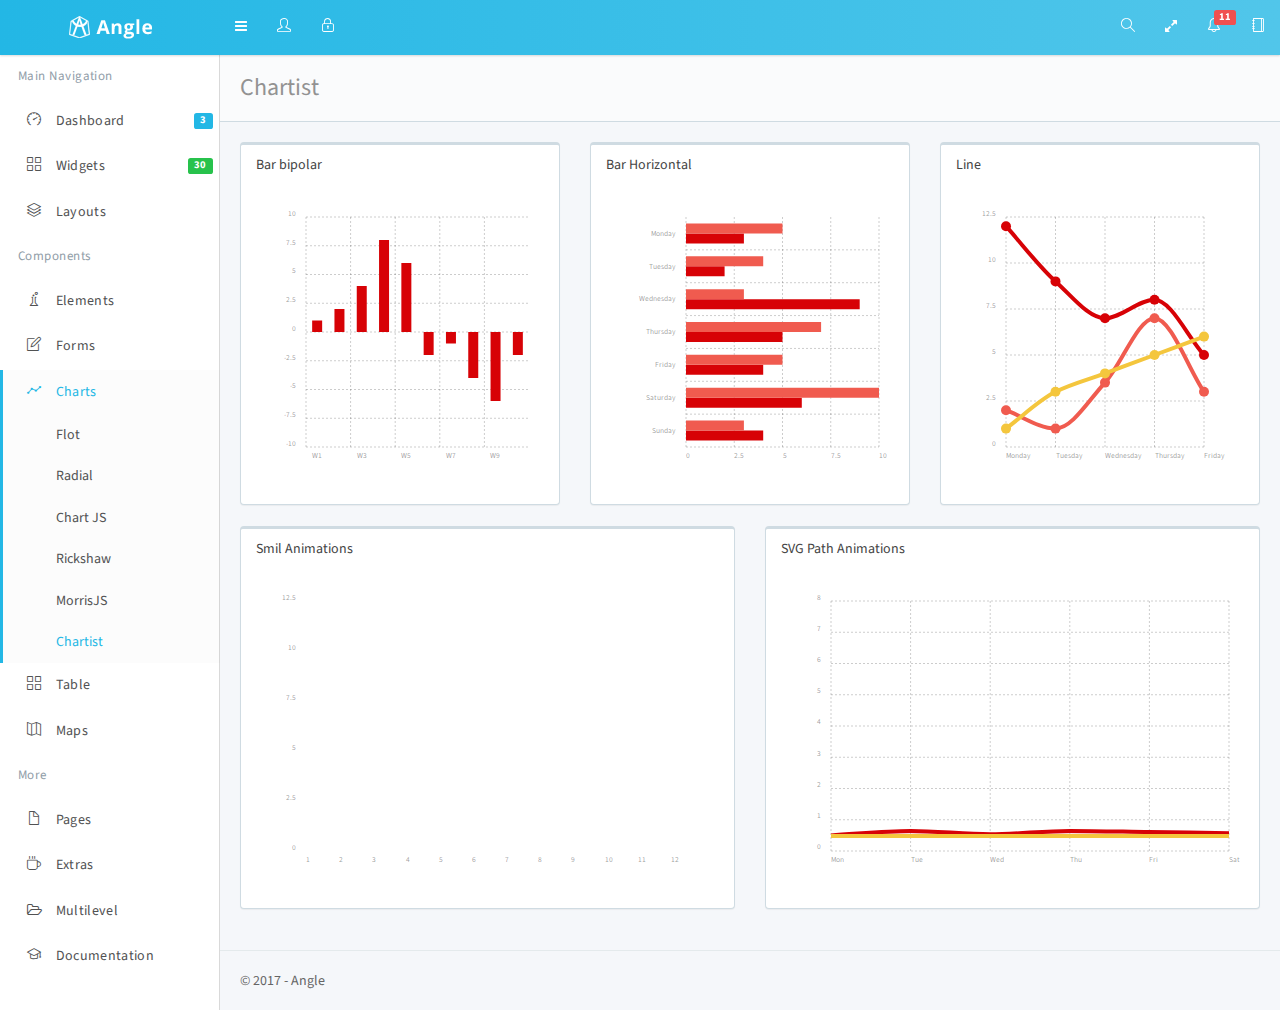
<file: BugTracker/app/chart-chartist.html>
<!DOCTYPE html>
<html lang="en">

<head>
   <meta charset="utf-8">
   <meta name="viewport" content="width=device-width, initial-scale=1, maximum-scale=1">
   <meta name="description" content="Bootstrap Admin App + jQuery">
   <meta name="keywords" content="app, responsive, jquery, bootstrap, dashboard, admin">
   <title>Angle - Bootstrap Admin Template</title>
   <!-- =============== VENDOR STYLES ===============-->
   <!-- FONT AWESOME-->
   <link rel="stylesheet" href="../vendor/fontawesome/css/font-awesome.min.css">
   <!-- SIMPLE LINE ICONS-->
   <link rel="stylesheet" href="../vendor/simple-line-icons/css/simple-line-icons.css">
   <!-- ANIMATE.CSS-->
   <link rel="stylesheet" href="../vendor/animate.css/animate.min.css">
   <!-- WHIRL (spinners)-->
   <link rel="stylesheet" href="../vendor/whirl/dist/whirl.css">
   <!-- =============== PAGE VENDOR STYLES ===============-->
   <!-- CHARTIST-->
   <link rel="stylesheet" href="../vendor/chartist/dist/chartist.min.css">
   <!-- =============== BOOTSTRAP STYLES ===============-->
   <link rel="stylesheet" href="css/bootstrap.css" id="bscss">
   <!-- =============== APP STYLES ===============-->
   <link rel="stylesheet" href="css/app.css" id="maincss">
</head>

<body>
   <div class="wrapper">
      <!-- top navbar-->
      <header class="topnavbar-wrapper">
         <!-- START Top Navbar-->
         <nav role="navigation" class="navbar topnavbar">
            <!-- START navbar header-->
            <div class="navbar-header">
               <a href="#/" class="navbar-brand">
                  <div class="brand-logo">
                     <img src="img/logo.png" alt="App Logo" class="img-responsive">
                  </div>
                  <div class="brand-logo-collapsed">
                     <img src="img/logo-single.png" alt="App Logo" class="img-responsive">
                  </div>
               </a>
            </div>
            <!-- END navbar header-->
            <!-- START Nav wrapper-->
            <div class="nav-wrapper">
               <!-- START Left navbar-->
               <ul class="nav navbar-nav">
                  <li>
                     <!-- Button used to collapse the left sidebar. Only visible on tablet and desktops-->
                     <a href="#" data-trigger-resize="" data-toggle-state="aside-collapsed" class="hidden-xs">
                        <em class="fa fa-navicon"></em>
                     </a>
                     <!-- Button to show/hide the sidebar on mobile. Visible on mobile only.-->
                     <a href="#" data-toggle-state="aside-toggled" data-no-persist="true" class="visible-xs sidebar-toggle">
                        <em class="fa fa-navicon"></em>
                     </a>
                  </li>
                  <!-- START User avatar toggle-->
                  <li>
                     <!-- Button used to collapse the left sidebar. Only visible on tablet and desktops-->
                     <a id="user-block-toggle" href="#user-block" data-toggle="collapse">
                        <em class="icon-user"></em>
                     </a>
                  </li>
                  <!-- END User avatar toggle-->
                  <!-- START lock screen-->
                  <li>
                     <a href="lock.html" title="Lock screen">
                        <em class="icon-lock"></em>
                     </a>
                  </li>
                  <!-- END lock screen-->
               </ul>
               <!-- END Left navbar-->
               <!-- START Right Navbar-->
               <ul class="nav navbar-nav navbar-right">
                  <!-- Search icon-->
                  <li>
                     <a href="#" data-search-open="">
                        <em class="icon-magnifier"></em>
                     </a>
                  </li>
                  <!-- Fullscreen (only desktops)-->
                  <li class="visible-lg">
                     <a href="#" data-toggle-fullscreen="">
                        <em class="fa fa-expand"></em>
                     </a>
                  </li>
                  <!-- START Alert menu-->
                  <li class="dropdown dropdown-list">
                     <a href="#" data-toggle="dropdown">
                        <em class="icon-bell"></em>
                        <div class="label label-danger">11</div>
                     </a>
                     <!-- START Dropdown menu-->
                     <ul class="dropdown-menu animated flipInX">
                        <li>
                           <!-- START list group-->
                           <div class="list-group">
                              <!-- list item-->
                              <a href="#" class="list-group-item">
                                 <div class="media-box">
                                    <div class="pull-left">
                                       <em class="fa fa-twitter fa-2x text-info"></em>
                                    </div>
                                    <div class="media-box-body clearfix">
                                       <p class="m0">New followers</p>
                                       <p class="m0 text-muted">
                                          <small>1 new follower</small>
                                       </p>
                                    </div>
                                 </div>
                              </a>
                              <!-- list item-->
                              <a href="#" class="list-group-item">
                                 <div class="media-box">
                                    <div class="pull-left">
                                       <em class="fa fa-envelope fa-2x text-warning"></em>
                                    </div>
                                    <div class="media-box-body clearfix">
                                       <p class="m0">New e-mails</p>
                                       <p class="m0 text-muted">
                                          <small>You have 10 new emails</small>
                                       </p>
                                    </div>
                                 </div>
                              </a>
                              <!-- list item-->
                              <a href="#" class="list-group-item">
                                 <div class="media-box">
                                    <div class="pull-left">
                                       <em class="fa fa-tasks fa-2x text-success"></em>
                                    </div>
                                    <div class="media-box-body clearfix">
                                       <p class="m0">Pending Tasks</p>
                                       <p class="m0 text-muted">
                                          <small>11 pending task</small>
                                       </p>
                                    </div>
                                 </div>
                              </a>
                              <!-- last list item-->
                              <a href="#" class="list-group-item">
                                 <small>More notifications</small>
                                 <span class="label label-danger pull-right">14</span>
                              </a>
                           </div>
                           <!-- END list group-->
                        </li>
                     </ul>
                     <!-- END Dropdown menu-->
                  </li>
                  <!-- END Alert menu-->
                  <!-- START Offsidebar button-->
                  <li>
                     <a href="#" data-toggle-state="offsidebar-open" data-no-persist="true">
                        <em class="icon-notebook"></em>
                     </a>
                  </li>
                  <!-- END Offsidebar menu-->
               </ul>
               <!-- END Right Navbar-->
            </div>
            <!-- END Nav wrapper-->
            <!-- START Search form-->
            <form role="search" action="search.html" class="navbar-form">
               <div class="form-group has-feedback">
                  <input type="text" placeholder="Type and hit enter ..." class="form-control">
                  <div data-search-dismiss="" class="fa fa-times form-control-feedback"></div>
               </div>
               <button type="submit" class="hidden btn btn-default">Submit</button>
            </form>
            <!-- END Search form-->
         </nav>
         <!-- END Top Navbar-->
      </header>
      <!-- sidebar-->
      <aside class="aside">
         <!-- START Sidebar (left)-->
         <div class="aside-inner">
            <nav data-sidebar-anyclick-close="" class="sidebar">
               <!-- START sidebar nav-->
               <ul class="nav">
                  <!-- START user info-->
                  <li class="has-user-block">
                     <div id="user-block" class="collapse">
                        <div class="item user-block">
                           <!-- User picture-->
                           <div class="user-block-picture">
                              <div class="user-block-status">
                                 <img src="img/user/02.jpg" alt="Avatar" width="60" height="60" class="img-thumbnail img-circle">
                                 <div class="circle circle-success circle-lg"></div>
                              </div>
                           </div>
                           <!-- Name and Job-->
                           <div class="user-block-info">
                              <span class="user-block-name">Hello, Mike</span>
                              <span class="user-block-role">Designer</span>
                           </div>
                        </div>
                     </div>
                  </li>
                  <!-- END user info-->
                  <!-- Iterates over all sidebar items-->
                  <li class="nav-heading ">
                     <span data-localize="sidebar.heading.HEADER">Main Navigation</span>
                  </li>
                  <li class=" ">
                     <a href="#dashboard" title="Dashboard" data-toggle="collapse">
                        <div class="pull-right label label-info">3</div>
                        <em class="icon-speedometer"></em>
                        <span data-localize="sidebar.nav.DASHBOARD">Dashboard</span>
                     </a>
                     <ul id="dashboard" class="nav sidebar-subnav collapse">
                        <li class="sidebar-subnav-header">Dashboard</li>
                        <li class=" ">
                           <a href="dashboard.html" title="Dashboard v1">
                              <span>Dashboard v1</span>
                           </a>
                        </li>
                        <li class=" ">
                           <a href="dashboard_v2.html" title="Dashboard v2">
                              <span>Dashboard v2</span>
                           </a>
                        </li>
                        <li class=" ">
                           <a href="dashboard_v3.html" title="Dashboard v3">
                              <span>Dashboard v3</span>
                           </a>
                        </li>
                     </ul>
                  </li>
                  <li class=" ">
                     <a href="widgets.html" title="Widgets">
                        <div class="pull-right label label-success">30</div>
                        <em class="icon-grid"></em>
                        <span data-localize="sidebar.nav.WIDGETS">Widgets</span>
                     </a>
                  </li>
                  <li class=" ">
                     <a href="#layout" title="Layouts" data-toggle="collapse">
                        <em class="icon-layers"></em>
                        <span>Layouts</span>
                     </a>
                     <ul id="layout" class="nav sidebar-subnav collapse">
                        <li class="sidebar-subnav-header">Layouts</li>
                        <li class=" ">
                           <a href="dashboard_h.html" title="Horizontal">
                              <span>Horizontal</span>
                           </a>
                        </li>
                     </ul>
                  </li>
                  <li class="nav-heading ">
                     <span data-localize="sidebar.heading.COMPONENTS">Components</span>
                  </li>
                  <li class=" ">
                     <a href="#elements" title="Elements" data-toggle="collapse">
                        <em class="icon-chemistry"></em>
                        <span data-localize="sidebar.nav.element.ELEMENTS">Elements</span>
                     </a>
                     <ul id="elements" class="nav sidebar-subnav collapse">
                        <li class="sidebar-subnav-header">Elements</li>
                        <li class=" ">
                           <a href="buttons.html" title="Buttons">
                              <span data-localize="sidebar.nav.element.BUTTON">Buttons</span>
                           </a>
                        </li>
                        <li class=" ">
                           <a href="notifications.html" title="Notifications">
                              <span data-localize="sidebar.nav.element.NOTIFICATION">Notifications</span>
                           </a>
                        </li>
                        <li class=" ">
                           <a href="sweetalert.html" title="Sweet Alert">
                              <span>Sweet Alert</span>
                           </a>
                        </li>
                        <li class=" ">
                           <a href="tour.html" title="Tour">
                              <span>Tour</span>
                           </a>
                        </li>
                        <li class=" ">
                           <a href="carousel.html" title="Carousel">
                              <span data-localize="sidebar.nav.element.INTERACTION">Carousel</span>
                           </a>
                        </li>
                        <li class=" ">
                           <a href="spinners.html" title="Spinners">
                              <span data-localize="sidebar.nav.element.SPINNER">Spinners</span>
                           </a>
                        </li>
                        <li class=" ">
                           <a href="animations.html" title="Animations">
                              <span data-localize="sidebar.nav.element.ANIMATION">Animations</span>
                           </a>
                        </li>
                        <li class=" ">
                           <a href="dropdown-animations.html" title="Dropdown">
                              <span data-localize="sidebar.nav.element.DROPDOWN">Dropdown</span>
                           </a>
                        </li>
                        <li class=" ">
                           <a href="nestable.html" title="Nestable">
                              <span>Nestable</span>
                           </a>
                        </li>
                        <li class=" ">
                           <a href="sortable.html" title="Sortable">
                              <span>Sortable</span>
                           </a>
                        </li>
                        <li class=" ">
                           <a href="panels.html" title="Panels">
                              <span data-localize="sidebar.nav.element.PANEL">Panels</span>
                           </a>
                        </li>
                        <li class=" ">
                           <a href="portlets.html" title="Portlets">
                              <span data-localize="sidebar.nav.element.PORTLET">Portlets</span>
                           </a>
                        </li>
                        <li class=" ">
                           <a href="grid.html" title="Grid">
                              <span data-localize="sidebar.nav.element.GRID">Grid</span>
                           </a>
                        </li>
                        <li class=" ">
                           <a href="grid-masonry.html" title="Grid Masonry">
                              <span data-localize="sidebar.nav.element.GRID_MASONRY">Grid Masonry</span>
                           </a>
                        </li>
                        <li class=" ">
                           <a href="typo.html" title="Typography">
                              <span data-localize="sidebar.nav.element.TYPO">Typography</span>
                           </a>
                        </li>
                        <li class=" ">
                           <a href="icons-font.html" title="Font Icons">
                              <div class="pull-right label label-success">+400</div>
                              <span data-localize="sidebar.nav.element.FONT_ICON">Font Icons</span>
                           </a>
                        </li>
                        <li class=" ">
                           <a href="icons-weather.html" title="Weather Icons">
                              <div class="pull-right label label-success">+100</div>
                              <span data-localize="sidebar.nav.element.WEATHER_ICON">Weather Icons</span>
                           </a>
                        </li>
                        <li class=" ">
                           <a href="colors.html" title="Colors">
                              <span data-localize="sidebar.nav.element.COLOR">Colors</span>
                           </a>
                        </li>
                     </ul>
                  </li>
                  <li class=" ">
                     <a href="#forms" title="Forms" data-toggle="collapse">
                        <em class="icon-note"></em>
                        <span data-localize="sidebar.nav.form.FORM">Forms</span>
                     </a>
                     <ul id="forms" class="nav sidebar-subnav collapse">
                        <li class="sidebar-subnav-header">Forms</li>
                        <li class=" ">
                           <a href="form-standard.html" title="Standard">
                              <span data-localize="sidebar.nav.form.STANDARD">Standard</span>
                           </a>
                        </li>
                        <li class=" ">
                           <a href="form-extended.html" title="Extended">
                              <span data-localize="sidebar.nav.form.EXTENDED">Extended</span>
                           </a>
                        </li>
                        <li class=" ">
                           <a href="form-validation.html" title="Validation">
                              <span data-localize="sidebar.nav.form.VALIDATION">Validation</span>
                           </a>
                        </li>
                        <li class=" ">
                           <a href="form-wizard.html" title="Wizard">
                              <span>Wizard</span>
                           </a>
                        </li>
                        <li class=" ">
                           <a href="form-upload.html" title="Upload">
                              <span>Upload</span>
                           </a>
                        </li>
                        <li class=" ">
                           <a href="form-xeditable.html" title="xEditable">
                              <span>xEditable</span>
                           </a>
                        </li>
                        <li class=" ">
                           <a href="form-imagecrop.html" title="Cropper">
                              <span>Cropper</span>
                           </a>
                        </li>
                     </ul>
                  </li>
                  <li class=" ">
                     <a href="#charts" title="Charts" data-toggle="collapse">
                        <em class="icon-graph"></em>
                        <span data-localize="sidebar.nav.chart.CHART">Charts</span>
                     </a>
                     <ul id="charts" class="nav sidebar-subnav collapse">
                        <li class="sidebar-subnav-header">Charts</li>
                        <li class=" ">
                           <a href="chart-flot.html" title="Flot">
                              <span data-localize="sidebar.nav.chart.FLOT">Flot</span>
                           </a>
                        </li>
                        <li class=" ">
                           <a href="chart-radial.html" title="Radial">
                              <span data-localize="sidebar.nav.chart.RADIAL">Radial</span>
                           </a>
                        </li>
                        <li class=" ">
                           <a href="chart-js.html" title="Chart JS">
                              <span>Chart JS</span>
                           </a>
                        </li>
                        <li class=" ">
                           <a href="chart-rickshaw.html" title="Rickshaw">
                              <span>Rickshaw</span>
                           </a>
                        </li>
                        <li class=" ">
                           <a href="chart-morris.html" title="MorrisJS">
                              <span>MorrisJS</span>
                           </a>
                        </li>
                        <li class=" active">
                           <a href="chart-chartist.html" title="Chartist">
                              <span>Chartist</span>
                           </a>
                        </li>
                     </ul>
                  </li>
                  <li class=" ">
                     <a href="#tables" title="Tables" data-toggle="collapse">
                        <em class="icon-grid"></em>
                        <span data-localize="sidebar.nav.table.TABLE">Tables</span>
                     </a>
                     <ul id="tables" class="nav sidebar-subnav collapse">
                        <li class="sidebar-subnav-header">Tables</li>
                        <li class=" ">
                           <a href="table-standard.html" title="Standard">
                              <span data-localize="sidebar.nav.table.STANDARD">Standard</span>
                           </a>
                        </li>
                        <li class=" ">
                           <a href="table-extended.html" title="Extended">
                              <span data-localize="sidebar.nav.table.EXTENDED">Extended</span>
                           </a>
                        </li>
                        <li class=" ">
                           <a href="table-datatable.html" title="DataTables">
                              <span data-localize="sidebar.nav.table.DATATABLE">DataTables</span>
                           </a>
                        </li>
                        <li class=" ">
                           <a href="table-jqgrid.html" title="jqGrid">
                              <span>jqGrid</span>
                           </a>
                        </li>
                     </ul>
                  </li>
                  <li class=" ">
                     <a href="#maps" title="Maps" data-toggle="collapse">
                        <em class="icon-map"></em>
                        <span data-localize="sidebar.nav.map.MAP">Maps</span>
                     </a>
                     <ul id="maps" class="nav sidebar-subnav collapse">
                        <li class="sidebar-subnav-header">Maps</li>
                        <li class=" ">
                           <a href="maps-google.html" title="Google Maps">
                              <span data-localize="sidebar.nav.map.GOOGLE">Google Maps</span>
                           </a>
                        </li>
                        <li class=" ">
                           <a href="maps-vector.html" title="Vector Maps">
                              <span data-localize="sidebar.nav.map.VECTOR">Vector Maps</span>
                           </a>
                        </li>
                     </ul>
                  </li>
                  <li class="nav-heading ">
                     <span data-localize="sidebar.heading.MORE">More</span>
                  </li>
                  <li class=" ">
                     <a href="#pages" title="Pages" data-toggle="collapse">
                        <em class="icon-doc"></em>
                        <span data-localize="sidebar.nav.pages.PAGES">Pages</span>
                     </a>
                     <ul id="pages" class="nav sidebar-subnav collapse">
                        <li class="sidebar-subnav-header">Pages</li>
                        <li class=" ">
                           <a href="login.html" title="Login">
                              <span data-localize="sidebar.nav.pages.LOGIN">Login</span>
                           </a>
                        </li>
                        <li class=" ">
                           <a href="register.html" title="Sign up">
                              <span data-localize="sidebar.nav.pages.REGISTER">Sign up</span>
                           </a>
                        </li>
                        <li class=" ">
                           <a href="recover.html" title="Recover Password">
                              <span data-localize="sidebar.nav.pages.RECOVER">Recover Password</span>
                           </a>
                        </li>
                        <li class=" ">
                           <a href="lock.html" title="Lock">
                              <span data-localize="sidebar.nav.pages.LOCK">Lock</span>
                           </a>
                        </li>
                        <li class=" ">
                           <a href="template.html" title="Starter Template">
                              <span data-localize="sidebar.nav.pages.STARTER">Starter Template</span>
                           </a>
                        </li>
                        <li class=" ">
                           <a href="404.html" title="404">
                              <span>404</span>
                           </a>
                        </li>
                        <li class=" ">
                           <a href="500.html" title="500">
                              <span>500</span>
                           </a>
                        </li>
                        <li class=" ">
                           <a href="maintenance.html" title="Maintenance">
                              <span>Maintenance</span>
                           </a>
                        </li>
                     </ul>
                  </li>
                  <li class=" ">
                     <a href="#extras" title="Extras" data-toggle="collapse">
                        <em class="icon-cup"></em>
                        <span data-localize="sidebar.nav.extra.EXTRA">Extras</span>
                     </a>
                     <ul id="extras" class="nav sidebar-subnav collapse">
                        <li class="sidebar-subnav-header">Extras</li>
                        <li class=" ">
                           <a href="#blog" title="Blog" data-toggle="collapse">
                              <em class="fa fa-angle-right"></em>
                              <span>Blog</span>
                           </a>
                           <ul id="blog" class="nav sidebar-subnav collapse">
                              <li class="sidebar-subnav-header">Blog</li>
                              <li class=" ">
                                 <a href="blog.html" title="List">
                                    <span>List</span>
                                 </a>
                              </li>
                              <li class=" ">
                                 <a href="blog-post.html" title="Post">
                                    <span>Post</span>
                                 </a>
                              </li>
                              <li class=" ">
                                 <a href="blog-articles.html" title="Articles">
                                    <span>Articles</span>
                                 </a>
                              </li>
                              <li class=" ">
                                 <a href="blog-article-view.html" title="Article View">
                                    <span>Article View</span>
                                 </a>
                              </li>
                           </ul>
                        </li>
                        <li class=" ">
                           <a href="#ecommerce" title="eCommerce" data-toggle="collapse">
                              <em class="fa fa-angle-right"></em>
                              <span>eCommerce</span>
                           </a>
                           <ul id="ecommerce" class="nav sidebar-subnav collapse">
                              <li class="sidebar-subnav-header">eCommerce</li>
                              <li class=" ">
                                 <a href="ecommerce-orders.html" title="Orders">
                                    <div class="pull-right label label-info">10</div>
                                    <span>Orders</span>
                                 </a>
                              </li>
                              <li class=" ">
                                 <a href="ecommerce-order-view.html" title="Order View">
                                    <span>Order View</span>
                                 </a>
                              </li>
                              <li class=" ">
                                 <a href="ecommerce-products.html" title="Products">
                                    <span>Products</span>
                                 </a>
                              </li>
                              <li class=" ">
                                 <a href="ecommerce-product-view.html" title="Product View">
                                    <span>Product View</span>
                                 </a>
                              </li>
                              <li class=" ">
                                 <a href="ecommerce-checkout.html" title="Checkout">
                                    <span>Checkout</span>
                                 </a>
                              </li>
                           </ul>
                        </li>
                        <li class=" ">
                           <a href="#forum" title="Forum" data-toggle="collapse">
                              <em class="fa fa-angle-right"></em>
                              <span>Forum</span>
                           </a>
                           <ul id="forum" class="nav sidebar-subnav collapse">
                              <li class="sidebar-subnav-header">Forum</li>
                              <li class=" ">
                                 <a href="forum-categories.html" title="Categories">
                                    <span>Categories</span>
                                 </a>
                              </li>
                              <li class=" ">
                                 <a href="forum-topics.html" title="Topics">
                                    <span>Topics</span>
                                 </a>
                              </li>
                              <li class=" ">
                                 <a href="forum-discussion.html" title="Discussion">
                                    <span>Discussion</span>
                                 </a>
                              </li>
                           </ul>
                        </li>
                        <li class=" ">
                           <a href="contacts.html" title="Contacts">
                              <span>Contacts</span>
                           </a>
                        </li>
                        <li class=" ">
                           <a href="contact-details.html" title="Contact details">
                              <span>Contact details</span>
                           </a>
                        </li>
                        <li class=" ">
                           <a href="projects.html" title="Projects">
                              <span>Projects</span>
                           </a>
                        </li>
                        <li class=" ">
                           <a href="project-details.html" title="Projects details">
                              <span>Projects details</span>
                           </a>
                        </li>
                        <li class=" ">
                           <a href="team-viewer.html" title="Team viewer">
                              <span>Team viewer</span>
                           </a>
                        </li>
                        <li class=" ">
                           <a href="social-board.html" title="Social board">
                              <span>Social board</span>
                           </a>
                        </li>
                        <li class=" ">
                           <a href="vote-links.html" title="Vote links">
                              <span>Vote links</span>
                           </a>
                        </li>
                        <li class=" ">
                           <a href="bug-tracker.html" title="Bug tracker">
                              <span>Bug tracker</span>
                           </a>
                        </li>
                        <li class=" ">
                           <a href="faq.html" title="FAQ">
                              <span>FAQ</span>
                           </a>
                        </li>
                        <li class=" ">
                           <a href="help-center.html" title="Help Center">
                              <span>Help Center</span>
                           </a>
                        </li>
                        <li class=" ">
                           <a href="followers.html" title="Followers">
                              <span>Followers</span>
                           </a>
                        </li>
                        <li class=" ">
                           <a href="settings.html" title="Settings">
                              <span>Settings</span>
                           </a>
                        </li>
                        <li class=" ">
                           <a href="plans.html" title="Plans">
                              <span>Plans</span>
                           </a>
                        </li>
                        <li class=" ">
                           <a href="file-manager.html" title="File manager">
                              <span>File manager</span>
                           </a>
                        </li>
                        <li class=" ">
                           <a href="mailbox.html" title="Mailbox">
                              <span data-localize="sidebar.nav.extra.MAILBOX">Mailbox</span>
                           </a>
                        </li>
                        <li class=" ">
                           <a href="timeline.html" title="Timeline">
                              <span data-localize="sidebar.nav.extra.TIMELINE">Timeline</span>
                           </a>
                        </li>
                        <li class=" ">
                           <a href="calendar.html" title="Calendar">
                              <span data-localize="sidebar.nav.extra.CALENDAR">Calendar</span>
                           </a>
                        </li>
                        <li class=" ">
                           <a href="invoice.html" title="Invoice">
                              <span data-localize="sidebar.nav.extra.INVOICE">Invoice</span>
                           </a>
                        </li>
                        <li class=" ">
                           <a href="search.html" title="Search">
                              <span data-localize="sidebar.nav.extra.SEARCH">Search</span>
                           </a>
                        </li>
                        <li class=" ">
                           <a href="todo.html" title="Todo List">
                              <span data-localize="sidebar.nav.extra.TODO">Todo List</span>
                           </a>
                        </li>
                        <li class=" ">
                           <a href="profile.html" title="Profile">
                              <span data-localize="sidebar.nav.extra.PROFILE">Profile</span>
                           </a>
                        </li>
                     </ul>
                  </li>
                  <li class=" ">
                     <a href="#multilevel" title="Multilevel" data-toggle="collapse">
                        <em class="fa fa-folder-open-o"></em>
                        <span>Multilevel</span>
                     </a>
                     <ul id="multilevel" class="nav sidebar-subnav collapse">
                        <li class="sidebar-subnav-header">Multilevel</li>
                        <li class=" ">
                           <a href="#level1" title="Level 1" data-toggle="collapse">
                              <span>Level 1</span>
                           </a>
                           <ul id="level1" class="nav sidebar-subnav collapse">
                              <li class="sidebar-subnav-header">Level 1</li>
                              <li class=" ">
                                 <a href="multilevel-1.html" title="Level1 Item">
                                    <span>Level1 Item</span>
                                 </a>
                              </li>
                              <li class=" ">
                                 <a href="#level2" title="Level 2" data-toggle="collapse">
                                    <span>Level 2</span>
                                 </a>
                                 <ul id="level2" class="nav sidebar-subnav collapse">
                                    <li class="sidebar-subnav-header">Level 2</li>
                                    <li class=" ">
                                       <a href="#level3" title="Level 3" data-toggle="collapse">
                                          <span>Level 3</span>
                                       </a>
                                       <ul id="level3" class="nav sidebar-subnav collapse">
                                          <li class="sidebar-subnav-header">Level 3</li>
                                          <li class=" ">
                                             <a href="multilevel-3.html" title="Level3 Item">
                                                <span>Level3 Item</span>
                                             </a>
                                          </li>
                                       </ul>
                                    </li>
                                 </ul>
                              </li>
                           </ul>
                        </li>
                     </ul>
                  </li>
                  <li class=" ">
                     <a href="documentation.html" title="Documentation">
                        <em class="icon-graduation"></em>
                        <span data-localize="sidebar.nav.DOCUMENTATION">Documentation</span>
                     </a>
                  </li>
               </ul>
               <!-- END sidebar nav-->
            </nav>
         </div>
         <!-- END Sidebar (left)-->
      </aside>
      <!-- offsidebar-->
      <aside class="offsidebar hide">
         <!-- START Off Sidebar (right)-->
         <nav>
            <div role="tabpanel">
               <!-- Nav tabs-->
               <ul role="tablist" class="nav nav-tabs nav-justified">
                  <li role="presentation" class="active">
                     <a href="#app-settings" aria-controls="app-settings" role="tab" data-toggle="tab">
                        <em class="icon-equalizer fa-lg"></em>
                     </a>
                  </li>
                  <li role="presentation">
                     <a href="#app-chat" aria-controls="app-chat" role="tab" data-toggle="tab">
                        <em class="icon-user fa-lg"></em>
                     </a>
                  </li>
               </ul>
               <!-- Tab panes-->
               <div class="tab-content">
                  <div id="app-settings" role="tabpanel" class="tab-pane fade in active">
                     <h3 class="text-center text-thin">Settings</h3>
                     <div class="p">
                        <h4 class="text-muted text-thin">Themes</h4>
                        <div class="table-grid mb">
                           <div class="col mb">
                              <div class="setting-color">
                                 <label data-load-css="css/theme-a.css">
                                    <input type="radio" name="setting-theme" checked="checked">
                                    <span class="icon-check"></span>
                                    <span class="split">
                                       <span class="color bg-info"></span>
                                       <span class="color bg-info-light"></span>
                                    </span>
                                    <span class="color bg-white"></span>
                                 </label>
                              </div>
                           </div>
                           <div class="col mb">
                              <div class="setting-color">
                                 <label data-load-css="css/theme-b.css">
                                    <input type="radio" name="setting-theme">
                                    <span class="icon-check"></span>
                                    <span class="split">
                                       <span class="color bg-green"></span>
                                       <span class="color bg-green-light"></span>
                                    </span>
                                    <span class="color bg-white"></span>
                                 </label>
                              </div>
                           </div>
                           <div class="col mb">
                              <div class="setting-color">
                                 <label data-load-css="css/theme-c.css">
                                    <input type="radio" name="setting-theme">
                                    <span class="icon-check"></span>
                                    <span class="split">
                                       <span class="color bg-purple"></span>
                                       <span class="color bg-purple-light"></span>
                                    </span>
                                    <span class="color bg-white"></span>
                                 </label>
                              </div>
                           </div>
                           <div class="col mb">
                              <div class="setting-color">
                                 <label data-load-css="css/theme-d.css">
                                    <input type="radio" name="setting-theme">
                                    <span class="icon-check"></span>
                                    <span class="split">
                                       <span class="color bg-danger"></span>
                                       <span class="color bg-danger-light"></span>
                                    </span>
                                    <span class="color bg-white"></span>
                                 </label>
                              </div>
                           </div>
                        </div>
                        <div class="table-grid mb">
                           <div class="col mb">
                              <div class="setting-color">
                                 <label data-load-css="css/theme-e.css">
                                    <input type="radio" name="setting-theme">
                                    <span class="icon-check"></span>
                                    <span class="split">
                                       <span class="color bg-info-dark"></span>
                                       <span class="color bg-info"></span>
                                    </span>
                                    <span class="color bg-gray-dark"></span>
                                 </label>
                              </div>
                           </div>
                           <div class="col mb">
                              <div class="setting-color">
                                 <label data-load-css="css/theme-f.css">
                                    <input type="radio" name="setting-theme">
                                    <span class="icon-check"></span>
                                    <span class="split">
                                       <span class="color bg-green-dark"></span>
                                       <span class="color bg-green"></span>
                                    </span>
                                    <span class="color bg-gray-dark"></span>
                                 </label>
                              </div>
                           </div>
                           <div class="col mb">
                              <div class="setting-color">
                                 <label data-load-css="css/theme-g.css">
                                    <input type="radio" name="setting-theme">
                                    <span class="icon-check"></span>
                                    <span class="split">
                                       <span class="color bg-purple-dark"></span>
                                       <span class="color bg-purple"></span>
                                    </span>
                                    <span class="color bg-gray-dark"></span>
                                 </label>
                              </div>
                           </div>
                           <div class="col mb">
                              <div class="setting-color">
                                 <label data-load-css="css/theme-h.css">
                                    <input type="radio" name="setting-theme">
                                    <span class="icon-check"></span>
                                    <span class="split">
                                       <span class="color bg-danger-dark"></span>
                                       <span class="color bg-danger"></span>
                                    </span>
                                    <span class="color bg-gray-dark"></span>
                                 </label>
                              </div>
                           </div>
                        </div>
                     </div>
                     <div class="p">
                        <h4 class="text-muted text-thin">Layout</h4>
                        <div class="clearfix">
                           <p class="pull-left">Fixed</p>
                           <div class="pull-right">
                              <label class="switch">
                                 <input id="chk-fixed" type="checkbox" data-toggle-state="layout-fixed">
                                 <span></span>
                              </label>
                           </div>
                        </div>
                        <div class="clearfix">
                           <p class="pull-left">Boxed</p>
                           <div class="pull-right">
                              <label class="switch">
                                 <input id="chk-boxed" type="checkbox" data-toggle-state="layout-boxed">
                                 <span></span>
                              </label>
                           </div>
                        </div>
                        <div class="clearfix">
                           <p class="pull-left">RTL</p>
                           <div class="pull-right">
                              <label class="switch">
                                 <input id="chk-rtl" type="checkbox">
                                 <span></span>
                              </label>
                           </div>
                        </div>
                     </div>
                     <div class="p">
                        <h4 class="text-muted text-thin">Aside</h4>
                        <div class="clearfix">
                           <p class="pull-left">Collapsed</p>
                           <div class="pull-right">
                              <label class="switch">
                                 <input id="chk-collapsed" type="checkbox" data-toggle-state="aside-collapsed">
                                 <span></span>
                              </label>
                           </div>
                        </div>
                        <div class="clearfix">
                           <p class="pull-left">Collapsed Text</p>
                           <div class="pull-right">
                              <label class="switch">
                                 <input id="chk-collapsed-text" type="checkbox" data-toggle-state="aside-collapsed-text">
                                 <span></span>
                              </label>
                           </div>
                        </div>
                        <div class="clearfix">
                           <p class="pull-left">Float</p>
                           <div class="pull-right">
                              <label class="switch">
                                 <input id="chk-float" type="checkbox" data-toggle-state="aside-float">
                                 <span></span>
                              </label>
                           </div>
                        </div>
                        <div class="clearfix">
                           <p class="pull-left">Hover</p>
                           <div class="pull-right">
                              <label class="switch">
                                 <input id="chk-hover" type="checkbox" data-toggle-state="aside-hover">
                                 <span></span>
                              </label>
                           </div>
                        </div>
                        <div class="clearfix">
                           <p class="pull-left">Show Scrollbar</p>
                           <div class="pull-right">
                              <label class="switch">
                                 <input id="chk-hover" type="checkbox" data-toggle-state="show-scrollbar" data-target=".sidebar">
                                 <span></span>
                              </label>
                           </div>
                        </div>
                     </div>
                  </div>
                  <div id="app-chat" role="tabpanel" class="tab-pane fade">
                     <h3 class="text-center text-thin">Connections</h3>
                     <ul class="nav">
                        <!-- START list title-->
                        <li class="p">
                           <small class="text-muted">ONLINE</small>
                        </li>
                        <!-- END list title-->
                        <li>
                           <!-- START User status-->
                           <a href="#" class="media-box p mt0">
                              <span class="pull-right">
                                 <span class="circle circle-success circle-lg"></span>
                              </span>
                              <span class="pull-left">
                                 <!-- Contact avatar-->
                                 <img src="img/user/05.jpg" alt="Image" class="media-box-object img-circle thumb48">
                              </span>
                              <!-- Contact info-->
                              <span class="media-box-body">
                                 <span class="media-box-heading">
                                    <strong>Juan Sims</strong>
                                    <br>
                                    <small class="text-muted">Designeer</small>
                                 </span>
                              </span>
                           </a>
                           <!-- END User status-->
                           <!-- START User status-->
                           <a href="#" class="media-box p mt0">
                              <span class="pull-right">
                                 <span class="circle circle-success circle-lg"></span>
                              </span>
                              <span class="pull-left">
                                 <!-- Contact avatar-->
                                 <img src="img/user/06.jpg" alt="Image" class="media-box-object img-circle thumb48">
                              </span>
                              <!-- Contact info-->
                              <span class="media-box-body">
                                 <span class="media-box-heading">
                                    <strong>Maureen Jenkins</strong>
                                    <br>
                                    <small class="text-muted">Designeer</small>
                                 </span>
                              </span>
                           </a>
                           <!-- END User status-->
                           <!-- START User status-->
                           <a href="#" class="media-box p mt0">
                              <span class="pull-right">
                                 <span class="circle circle-danger circle-lg"></span>
                              </span>
                              <span class="pull-left">
                                 <!-- Contact avatar-->
                                 <img src="img/user/07.jpg" alt="Image" class="media-box-object img-circle thumb48">
                              </span>
                              <!-- Contact info-->
                              <span class="media-box-body">
                                 <span class="media-box-heading">
                                    <strong>Billie Dunn</strong>
                                    <br>
                                    <small class="text-muted">Designeer</small>
                                 </span>
                              </span>
                           </a>
                           <!-- END User status-->
                           <!-- START User status-->
                           <a href="#" class="media-box p mt0">
                              <span class="pull-right">
                                 <span class="circle circle-warning circle-lg"></span>
                              </span>
                              <span class="pull-left">
                                 <!-- Contact avatar-->
                                 <img src="img/user/08.jpg" alt="Image" class="media-box-object img-circle thumb48">
                              </span>
                              <!-- Contact info-->
                              <span class="media-box-body">
                                 <span class="media-box-heading">
                                    <strong>Tomothy Roberts</strong>
                                    <br>
                                    <small class="text-muted">Designer</small>
                                 </span>
                              </span>
                           </a>
                           <!-- END User status-->
                        </li>
                        <!-- START list title-->
                        <li class="p">
                           <small class="text-muted">OFFLINE</small>
                        </li>
                        <!-- END list title-->
                        <li>
                           <!-- START User status-->
                           <a href="#" class="media-box p mt0">
                              <span class="pull-right">
                                 <span class="circle circle-lg"></span>
                              </span>
                              <span class="pull-left">
                                 <!-- Contact avatar-->
                                 <img src="img/user/09.jpg" alt="Image" class="media-box-object img-circle thumb48">
                              </span>
                              <!-- Contact info-->
                              <span class="media-box-body">
                                 <span class="media-box-heading">
                                    <strong>Lawrence Robinson</strong>
                                    <br>
                                    <small class="text-muted">Developer</small>
                                 </span>
                              </span>
                           </a>
                           <!-- END User status-->
                           <!-- START User status-->
                           <a href="#" class="media-box p mt0">
                              <span class="pull-right">
                                 <span class="circle circle-lg"></span>
                              </span>
                              <span class="pull-left">
                                 <!-- Contact avatar-->
                                 <img src="img/user/10.jpg" alt="Image" class="media-box-object img-circle thumb48">
                              </span>
                              <!-- Contact info-->
                              <span class="media-box-body">
                                 <span class="media-box-heading">
                                    <strong>Tyrone Owens</strong>
                                    <br>
                                    <small class="text-muted">Designer</small>
                                 </span>
                              </span>
                           </a>
                           <!-- END User status-->
                        </li>
                        <li>
                           <div class="p-lg text-center">
                              <!-- Optional link to list more users-->
                              <a href="#" title="See more contacts" class="btn btn-purple btn-sm">
                                 <strong>Load more..</strong>
                              </a>
                           </div>
                        </li>
                     </ul>
                     <!-- Extra items-->
                     <div class="p">
                        <p>
                           <small class="text-muted">Tasks completion</small>
                        </p>
                        <div class="progress progress-xs m0">
                           <div role="progressbar" aria-valuenow="80" aria-valuemin="0" aria-valuemax="100" class="progress-bar progress-bar-success progress-80">
                              <span class="sr-only">80% Complete</span>
                           </div>
                        </div>
                     </div>
                     <div class="p">
                        <p>
                           <small class="text-muted">Upload quota</small>
                        </p>
                        <div class="progress progress-xs m0">
                           <div role="progressbar" aria-valuenow="40" aria-valuemin="0" aria-valuemax="100" class="progress-bar progress-bar-warning progress-40">
                              <span class="sr-only">40% Complete</span>
                           </div>
                        </div>
                     </div>
                  </div>
               </div>
            </div>
         </nav>
         <!-- END Off Sidebar (right)-->
      </aside>
      <!-- Main section-->
      <section>
         <!-- Page content-->
         <div class="content-wrapper">
            <h3>Chartist</h3>
            <div class="container-fluid">
               <div class="row">
                  <div class="col-md-4">
                     <div class="panel panel-default">
                        <div class="panel-heading">Bar bipolar</div>
                        <div class="panel-body">
                           <div id="ct-bar1" class="ct-chart"></div>
                        </div>
                     </div>
                  </div>
                  <div class="col-md-4">
                     <div class="panel panel-default">
                        <div class="panel-heading">Bar Horizontal</div>
                        <div class="panel-body">
                           <div id="ct-bar2" class="ct-chart"></div>
                        </div>
                     </div>
                  </div>
                  <div class="col-md-4">
                     <div class="panel panel-default">
                        <div class="panel-heading">Line</div>
                        <div class="panel-body">
                           <div id="ct-line1" class="ct-chart"></div>
                        </div>
                     </div>
                  </div>
               </div>
               <div class="row">
                  <div class="col-md-6">
                     <div class="panel panel-default">
                        <div class="panel-heading">Smil Animations</div>
                        <div class="panel-body">
                           <div id="ct-line2" class="ct-chart"></div>
                        </div>
                     </div>
                  </div>
                  <div class="col-md-6">
                     <div class="panel panel-default">
                        <div class="panel-heading">SVG Path Animations</div>
                        <div class="panel-body">
                           <div id="ct-line3" class="ct-chart"></div>
                        </div>
                     </div>
                  </div>
               </div>
            </div>
         </div>
      </section>
      <!-- Page footer-->
      <footer>
         <span>&copy; 2017 - Angle</span>
      </footer>
   </div>
   <!-- =============== VENDOR SCRIPTS ===============-->
   <!-- MODERNIZR-->
   <script src="../vendor/modernizr/modernizr.custom.js"></script>
   <!-- MATCHMEDIA POLYFILL-->
   <script src="../vendor/matchMedia/matchMedia.js"></script>
   <!-- JQUERY-->
   <script src="../vendor/jquery/dist/jquery.js"></script>
   <!-- BOOTSTRAP-->
   <script src="../vendor/bootstrap/dist/js/bootstrap.js"></script>
   <!-- STORAGE API-->
   <script src="../vendor/jQuery-Storage-API/jquery.storageapi.js"></script>
   <!-- JQUERY EASING-->
   <script src="../vendor/jquery.easing/js/jquery.easing.js"></script>
   <!-- ANIMO-->
   <script src="../vendor/animo.js/animo.js"></script>
   <!-- SLIMSCROLL-->
   <script src="../vendor/slimScroll/jquery.slimscroll.min.js"></script>
   <!-- SCREENFULL-->
   <script src="../vendor/screenfull/dist/screenfull.js"></script>
   <!-- LOCALIZE-->
   <script src="../vendor/jquery-localize-i18n/dist/jquery.localize.js"></script>
   <!-- RTL demo-->
   <script src="js/demo/demo-rtl.js"></script>
   <!-- =============== PAGE VENDOR SCRIPTS ===============-->
   <!-- CHARTIST-->
   <script src="../vendor/chartist/dist/chartist.js"></script>
   <!-- =============== APP SCRIPTS ===============-->
   <script src="js/app.js"></script>
</body>

</html>
</file>
<file: BugTracker/vendor/nprogress/nprogress.css>
#nprogress{pointer-events:none}#nprogress .bar{background:#29d;position:fixed;z-index:1;top:0;left:0;width:100%;height:2px}#nprogress .peg{display:block;position:absolute;right:0;width:100px;height:100%;box-shadow:0 0 10px #29d,0 0 5px #29d;opacity:1;-webkit-transform:rotate(3deg) translateY(-4px);transform:rotate(3deg) translateY(-4px)}#nprogress .spinner{display:block;position:fixed;z-index:1;top:15px;right:15px}#nprogress .spinner-icon{width:18px;height:18px;box-sizing:border-box;border:2px solid transparent;border-top-color:#29d;border-left-color:#29d;border-radius:50%;-webkit-animation:a .4s linear infinite;animation:a .4s linear infinite}.nprogress-custom-parent{overflow:hidden;position:relative}.nprogress-custom-parent #nprogress .bar,.nprogress-custom-parent #nprogress .spinner{position:absolute}@-webkit-keyframes a{0%{-webkit-transform:rotate(0deg)}to{-webkit-transform:rotate(1turn)}}@keyframes a{0%{transform:rotate(0deg)}to{transform:rotate(1turn)}}
</file>
<file: BugTracker/css/theme-a.css>
/* BUTTON THEME */
.btn-theme {
  background-color: #23b7e5;
  color: #fff;
}
.btn-theme:hover,
.btn-theme:focus,
.btn-theme:active {
  background-color: #189ec8;
  color: #fff;
}
/* FEATURES  */
.features-list .feature .feature-icon {
  color: #23b7e5;
}
/* CONTACTS */
.list-icons li a:hover,
.list-icons li a:focus {
  color: #23b7e5;
}
/* PLANS  */
.plan {
  background-color: #edf1f2;
}
.plan .plan-header {
  background-color: #23b7e5;
}
.plan .plan-features > li > em {
  color: #23b7e5;
}
.plan .plan-feature-disable {
  color: #f05050 !important;
}
/* SITE TEXT */
.featured-list > li {
  color: #23b7e5;
}
</file>
<file: BugTracker/vendor/simple-line-icons/css/simple-line-icons.css>
@font-face {
  font-family: 'simple-line-icons';
  src: url('../fonts/Simple-Line-Icons.eot?v=2.3.2');
  src: url('../fonts/Simple-Line-Icons.eot?v=2.3.2#iefix') format('embedded-opentype'), url('../fonts/Simple-Line-Icons.woff2?v=2.3.2') format('woff2'), url('../fonts/Simple-Line-Icons.ttf?v=2.3.2') format('truetype'), url('../fonts/Simple-Line-Icons.woff?v=2.3.2') format('woff'), url('../fonts/Simple-Line-Icons.svg?v=2.3.2#simple-line-icons') format('svg');
  font-weight: normal;
  font-style: normal;
}
/*
 Use the following CSS code if you want to have a class per icon.
 Instead of a list of all class selectors, you can use the generic [class*="icon-"] selector, but it's slower:
*/
.icon-user,
.icon-people,
.icon-user-female,
.icon-user-follow,
.icon-user-following,
.icon-user-unfollow,
.icon-login,
.icon-logout,
.icon-emotsmile,
.icon-phone,
.icon-call-end,
.icon-call-in,
.icon-call-out,
.icon-map,
.icon-location-pin,
.icon-direction,
.icon-directions,
.icon-compass,
.icon-layers,
.icon-menu,
.icon-list,
.icon-options-vertical,
.icon-options,
.icon-arrow-down,
.icon-arrow-left,
.icon-arrow-right,
.icon-arrow-up,
.icon-arrow-up-circle,
.icon-arrow-left-circle,
.icon-arrow-right-circle,
.icon-arrow-down-circle,
.icon-check,
.icon-clock,
.icon-plus,
.icon-minus,
.icon-close,
.icon-exclamation,
.icon-organization,
.icon-trophy,
.icon-screen-smartphone,
.icon-screen-desktop,
.icon-plane,
.icon-notebook,
.icon-mustache,
.icon-mouse,
.icon-magnet,
.icon-energy,
.icon-disc,
.icon-cursor,
.icon-cursor-move,
.icon-crop,
.icon-chemistry,
.icon-speedometer,
.icon-shield,
.icon-screen-tablet,
.icon-magic-wand,
.icon-hourglass,
.icon-graduation,
.icon-ghost,
.icon-game-controller,
.icon-fire,
.icon-eyeglass,
.icon-envelope-open,
.icon-envelope-letter,
.icon-bell,
.icon-badge,
.icon-anchor,
.icon-wallet,
.icon-vector,
.icon-speech,
.icon-puzzle,
.icon-printer,
.icon-present,
.icon-playlist,
.icon-pin,
.icon-picture,
.icon-handbag,
.icon-globe-alt,
.icon-globe,
.icon-folder-alt,
.icon-folder,
.icon-film,
.icon-feed,
.icon-drop,
.icon-drawer,
.icon-docs,
.icon-doc,
.icon-diamond,
.icon-cup,
.icon-calculator,
.icon-bubbles,
.icon-briefcase,
.icon-book-open,
.icon-basket-loaded,
.icon-basket,
.icon-bag,
.icon-action-undo,
.icon-action-redo,
.icon-wrench,
.icon-umbrella,
.icon-trash,
.icon-tag,
.icon-support,
.icon-frame,
.icon-size-fullscreen,
.icon-size-actual,
.icon-shuffle,
.icon-share-alt,
.icon-share,
.icon-rocket,
.icon-question,
.icon-pie-chart,
.icon-pencil,
.icon-note,
.icon-loop,
.icon-home,
.icon-grid,
.icon-graph,
.icon-microphone,
.icon-music-tone-alt,
.icon-music-tone,
.icon-earphones-alt,
.icon-earphones,
.icon-equalizer,
.icon-like,
.icon-dislike,
.icon-control-start,
.icon-control-rewind,
.icon-control-play,
.icon-control-pause,
.icon-control-forward,
.icon-control-end,
.icon-volume-1,
.icon-volume-2,
.icon-volume-off,
.icon-calendar,
.icon-bulb,
.icon-chart,
.icon-ban,
.icon-bubble,
.icon-camrecorder,
.icon-camera,
.icon-cloud-download,
.icon-cloud-upload,
.icon-envelope,
.icon-eye,
.icon-flag,
.icon-heart,
.icon-info,
.icon-key,
.icon-link,
.icon-lock,
.icon-lock-open,
.icon-magnifier,
.icon-magnifier-add,
.icon-magnifier-remove,
.icon-paper-clip,
.icon-paper-plane,
.icon-power,
.icon-refresh,
.icon-reload,
.icon-settings,
.icon-star,
.icon-symbol-female,
.icon-symbol-male,
.icon-target,
.icon-credit-card,
.icon-paypal,
.icon-social-tumblr,
.icon-social-twitter,
.icon-social-facebook,
.icon-social-instagram,
.icon-social-linkedin,
.icon-social-pinterest,
.icon-social-github,
.icon-social-google,
.icon-social-reddit,
.icon-social-skype,
.icon-social-dribbble,
.icon-social-behance,
.icon-social-foursqare,
.icon-social-soundcloud,
.icon-social-spotify,
.icon-social-stumbleupon,
.icon-social-youtube,
.icon-social-dropbox {
  font-family: 'simple-line-icons';
  speak: none;
  font-style: normal;
  font-weight: normal;
  font-variant: normal;
  text-transform: none;
  line-height: 1;
  /* Better Font Rendering =========== */
  -webkit-font-smoothing: antialiased;
  -moz-osx-font-smoothing: grayscale;
}
.icon-user:before {
  content: "\e005";
}
.icon-people:before {
  content: "\e001";
}
.icon-user-female:before {
  content: "\e000";
}
.icon-user-follow:before {
  content: "\e002";
}
.icon-user-following:before {
  content: "\e003";
}
.icon-user-unfollow:before {
  content: "\e004";
}
.icon-login:before {
  content: "\e066";
}
.icon-logout:before {
  content: "\e065";
}
.icon-emotsmile:before {
  content: "\e021";
}
.icon-phone:before {
  content: "\e600";
}
.icon-call-end:before {
  content: "\e048";
}
.icon-call-in:before {
  content: "\e047";
}
.icon-call-out:before {
  content: "\e046";
}
.icon-map:before {
  content: "\e033";
}
.icon-location-pin:before {
  content: "\e096";
}
.icon-direction:before {
  content: "\e042";
}
.icon-directions:before {
  content: "\e041";
}
.icon-compass:before {
  content: "\e045";
}
.icon-layers:before {
  content: "\e034";
}
.icon-menu:before {
  content: "\e601";
}
.icon-list:before {
  content: "\e067";
}
.icon-options-vertical:before {
  content: "\e602";
}
.icon-options:before {
  content: "\e603";
}
.icon-arrow-down:before {
  content: "\e604";
}
.icon-arrow-left:before {
  content: "\e605";
}
.icon-arrow-right:before {
  content: "\e606";
}
.icon-arrow-up:before {
  content: "\e607";
}
.icon-arrow-up-circle:before {
  content: "\e078";
}
.icon-arrow-left-circle:before {
  content: "\e07a";
}
.icon-arrow-right-circle:before {
  content: "\e079";
}
.icon-arrow-down-circle:before {
  content: "\e07b";
}
.icon-check:before {
  content: "\e080";
}
.icon-clock:before {
  content: "\e081";
}
.icon-plus:before {
  content: "\e095";
}
.icon-minus:before {
  content: "\e615";
}
.icon-close:before {
  content: "\e082";
}
.icon-exclamation:before {
  content: "\e617";
}
.icon-organization:before {
  content: "\e616";
}
.icon-trophy:before {
  content: "\e006";
}
.icon-screen-smartphone:before {
  content: "\e010";
}
.icon-screen-desktop:before {
  content: "\e011";
}
.icon-plane:before {
  content: "\e012";
}
.icon-notebook:before {
  content: "\e013";
}
.icon-mustache:before {
  content: "\e014";
}
.icon-mouse:before {
  content: "\e015";
}
.icon-magnet:before {
  content: "\e016";
}
.icon-energy:before {
  content: "\e020";
}
.icon-disc:before {
  content: "\e022";
}
.icon-cursor:before {
  content: "\e06e";
}
.icon-cursor-move:before {
  content: "\e023";
}
.icon-crop:before {
  content: "\e024";
}
.icon-chemistry:before {
  content: "\e026";
}
.icon-speedometer:before {
  content: "\e007";
}
.icon-shield:before {
  content: "\e00e";
}
.icon-screen-tablet:before {
  content: "\e00f";
}
.icon-magic-wand:before {
  content: "\e017";
}
.icon-hourglass:before {
  content: "\e018";
}
.icon-graduation:before {
  content: "\e019";
}
.icon-ghost:before {
  content: "\e01a";
}
.icon-game-controller:before {
  content: "\e01b";
}
.icon-fire:before {
  content: "\e01c";
}
.icon-eyeglass:before {
  content: "\e01d";
}
.icon-envelope-open:before {
  content: "\e01e";
}
.icon-envelope-letter:before {
  content: "\e01f";
}
.icon-bell:before {
  content: "\e027";
}
.icon-badge:before {
  content: "\e028";
}
.icon-anchor:before {
  content: "\e029";
}
.icon-wallet:before {
  content: "\e02a";
}
.icon-vector:before {
  content: "\e02b";
}
.icon-speech:before {
  content: "\e02c";
}
.icon-puzzle:before {
  content: "\e02d";
}
.icon-printer:before {
  content: "\e02e";
}
.icon-present:before {
  content: "\e02f";
}
.icon-playlist:before {
  content: "\e030";
}
.icon-pin:before {
  content: "\e031";
}
.icon-picture:before {
  content: "\e032";
}
.icon-handbag:before {
  content: "\e035";
}
.icon-globe-alt:before {
  content: "\e036";
}
.icon-globe:before {
  content: "\e037";
}
.icon-folder-alt:before {
  content: "\e039";
}
.icon-folder:before {
  content: "\e089";
}
.icon-film:before {
  content: "\e03a";
}
.icon-feed:before {
  content: "\e03b";
}
.icon-drop:before {
  content: "\e03e";
}
.icon-drawer:before {
  content: "\e03f";
}
.icon-docs:before {
  content: "\e040";
}
.icon-doc:before {
  content: "\e085";
}
.icon-diamond:before {
  content: "\e043";
}
.icon-cup:before {
  content: "\e044";
}
.icon-calculator:before {
  content: "\e049";
}
.icon-bubbles:before {
  content: "\e04a";
}
.icon-briefcase:before {
  content: "\e04b";
}
.icon-book-open:before {
  content: "\e04c";
}
.icon-basket-loaded:before {
  content: "\e04d";
}
.icon-basket:before {
  content: "\e04e";
}
.icon-bag:before {
  content: "\e04f";
}
.icon-action-undo:before {
  content: "\e050";
}
.icon-action-redo:before {
  content: "\e051";
}
.icon-wrench:before {
  content: "\e052";
}
.icon-umbrella:before {
  content: "\e053";
}
.icon-trash:before {
  content: "\e054";
}
.icon-tag:before {
  content: "\e055";
}
.icon-support:before {
  content: "\e056";
}
.icon-frame:before {
  content: "\e038";
}
.icon-size-fullscreen:before {
  content: "\e057";
}
.icon-size-actual:before {
  content: "\e058";
}
.icon-shuffle:before {
  content: "\e059";
}
.icon-share-alt:before {
  content: "\e05a";
}
.icon-share:before {
  content: "\e05b";
}
.icon-rocket:before {
  content: "\e05c";
}
.icon-question:before {
  content: "\e05d";
}
.icon-pie-chart:before {
  content: "\e05e";
}
.icon-pencil:before {
  content: "\e05f";
}
.icon-note:before {
  content: "\e060";
}
.icon-loop:before {
  content: "\e064";
}
.icon-home:before {
  content: "\e069";
}
.icon-grid:before {
  content: "\e06a";
}
.icon-graph:before {
  content: "\e06b";
}
.icon-microphone:before {
  content: "\e063";
}
.icon-music-tone-alt:before {
  content: "\e061";
}
.icon-music-tone:before {
  content: "\e062";
}
.icon-earphones-alt:before {
  content: "\e03c";
}
.icon-earphones:before {
  content: "\e03d";
}
.icon-equalizer:before {
  content: "\e06c";
}
.icon-like:before {
  content: "\e068";
}
.icon-dislike:before {
  content: "\e06d";
}
.icon-control-start:before {
  content: "\e06f";
}
.icon-control-rewind:before {
  content: "\e070";
}
.icon-control-play:before {
  content: "\e071";
}
.icon-control-pause:before {
  content: "\e072";
}
.icon-control-forward:before {
  content: "\e073";
}
.icon-control-end:before {
  content: "\e074";
}
.icon-volume-1:before {
  content: "\e09f";
}
.icon-volume-2:before {
  content: "\e0a0";
}
.icon-volume-off:before {
  content: "\e0a1";
}
.icon-calendar:before {
  content: "\e075";
}
.icon-bulb:before {
  content: "\e076";
}
.icon-chart:before {
  content: "\e077";
}
.icon-ban:before {
  content: "\e07c";
}
.icon-bubble:before {
  content: "\e07d";
}
.icon-camrecorder:before {
  content: "\e07e";
}
.icon-camera:before {
  content: "\e07f";
}
.icon-cloud-download:before {
  content: "\e083";
}
.icon-cloud-upload:before {
  content: "\e084";
}
.icon-envelope:before {
  content: "\e086";
}
.icon-eye:before {
  content: "\e087";
}
.icon-flag:before {
  content: "\e088";
}
.icon-heart:before {
  content: "\e08a";
}
.icon-info:before {
  content: "\e08b";
}
.icon-key:before {
  content: "\e08c";
}
.icon-link:before {
  content: "\e08d";
}
.icon-lock:before {
  content: "\e08e";
}
.icon-lock-open:before {
  content: "\e08f";
}
.icon-magnifier:before {
  content: "\e090";
}
.icon-magnifier-add:before {
  content: "\e091";
}
.icon-magnifier-remove:before {
  content: "\e092";
}
.icon-paper-clip:before {
  content: "\e093";
}
.icon-paper-plane:before {
  content: "\e094";
}
.icon-power:before {
  content: "\e097";
}
.icon-refresh:before {
  content: "\e098";
}
.icon-reload:before {
  content: "\e099";
}
.icon-settings:before {
  content: "\e09a";
}
.icon-star:before {
  content: "\e09b";
}
.icon-symbol-female:before {
  content: "\e09c";
}
.icon-symbol-male:before {
  content: "\e09d";
}
.icon-target:before {
  content: "\e09e";
}
.icon-credit-card:before {
  content: "\e025";
}
.icon-paypal:before {
  content: "\e608";
}
.icon-social-tumblr:before {
  content: "\e00a";
}
.icon-social-twitter:before {
  content: "\e009";
}
.icon-social-facebook:before {
  content: "\e00b";
}
.icon-social-instagram:before {
  content: "\e609";
}
.icon-social-linkedin:before {
  content: "\e60a";
}
.icon-social-pinterest:before {
  content: "\e60b";
}
.icon-social-github:before {
  content: "\e60c";
}
.icon-social-google:before {
  content: "\e60d";
}
.icon-social-reddit:before {
  content: "\e60e";
}
.icon-social-skype:before {
  content: "\e60f";
}
.icon-social-dribbble:before {
  content: "\e00d";
}
.icon-social-behance:before {
  content: "\e610";
}
.icon-social-foursqare:before {
  content: "\e611";
}
.icon-social-soundcloud:before {
  content: "\e612";
}
.icon-social-spotify:before {
  content: "\e613";
}
.icon-social-stumbleupon:before {
  content: "\e614";
}
.icon-social-youtube:before {
  content: "\e008";
}
.icon-social-dropbox:before {
  content: "\e00c";
}
</file>
<file: BugTracker/vendor/whirl/dist/whirl.css>
/*
whirl.css - http://jh3y.github.io/-cs-spinner
Licensed under the MIT license

Jhey Tompkins (c) 2014.

Permission is hereby granted, free of charge, to any person obtaining a copy of this software and associated documentation files (the "Software"), to deal in the Software without restriction, including without limitation the rights to use, copy, modify, merge, publish, distribute, sublicense, and/or sell copies of the Software, and to permit persons to whom the Software is furnished to do so, subject to the following conditions:

The above copyright notice and this permission notice shall be included in all copies or substantial portions of the Software.

THE SOFTWARE IS PROVIDED "AS IS", WITHOUT WARRANTY OF ANY KIND, EXPRESS OR IMPLIED, INCLUDING BUT NOT LIMITED TO THE WARRANTIES OF MERCHANTABILITY, FITNESS FOR A PARTICULAR PURPOSE AND NONINFRINGEMENT. IN NO EVENT SHALL THE AUTHORS OR COPYRIGHT HOLDERS BE LIABLE FOR ANY CLAIM, DAMAGES OR OTHER LIABILITY, WHETHER IN AN ACTION OF CONTRACT, TORT OR OTHERWISE, ARISING FROM, OUT OF OR IN CONNECTION WITH THE SOFTWARE OR THE USE OR OTHER DEALINGS IN THE SOFTWARE.
*/
/* whirl base styling */
.whirl {
  position: relative;
}
.whirl:before {
  content: "";
  z-index: 1;
  position: absolute;
  top: 0;
  right: 0;
  bottom: 0;
  left: 0;
  background-color: #999999;
  opacity: 0.6;
}
.whirl:after {
  z-index: 2;
  content: "";
  height: 40px;
  width: 40px;
  position: absolute;
  top: 50%;
  left: 50%;
  margin: -20px 0 0 -20px;
  -webkit-transition: all .75s ease 0s;
  transition: all .75s ease 0s;
  border-radius: 100%;
  border-top: 4px solid #555555;
  -webkit-animation: standard .75s infinite linear;
  animation: standard .75s infinite linear;
  -webkit-transform-origin: center;
  -ms-transform-origin: center;
  transform-origin: center;
}
.whirl.no-overlay:before {
  content: none;
  display: none;
}
/* whirl standard rotation animation used for duo, double-up etc. */
@-webkit-keyframes standard {
  from {
    -webkit-transform: rotate(0deg);
    transform: rotate(0deg);
  }
  to {
    -webkit-transform: rotate(360deg);
    transform: rotate(360deg);
  }
}
@keyframes standard {
  from {
    -webkit-transform: rotate(0deg);
    transform: rotate(0deg);
  }
  to {
    -webkit-transform: rotate(360deg);
    transform: rotate(360deg);
  }
}
/*whirl bar follow - a simple strafing bar animation that follows itself*/
.whirl.bar.follow:after {
  -webkit-animation: bar-follow 1s infinite linear;
  animation: bar-follow 1s infinite linear;
}
@-webkit-keyframes bar-follow {
  0% {
    -webkit-box-shadow: inset 40px 0px 0px rgba(0, 0, 0, 0.5);
    box-shadow: inset 40px 0px 0px rgba(0, 0, 0, 0.5);
  }
  100% {
    -webkit-box-shadow: inset -40px 0px 0px rgba(0, 0, 0, 0.5);
    box-shadow: inset -40px 0px 0px rgba(0, 0, 0, 0.5);
  }
}
@keyframes bar-follow {
  0% {
    -webkit-box-shadow: inset 40px 0px 0px rgba(0, 0, 0, 0.5);
    box-shadow: inset 40px 0px 0px rgba(0, 0, 0, 0.5);
  }
  100% {
    -webkit-box-shadow: inset -40px 0px 0px rgba(0, 0, 0, 0.5);
    box-shadow: inset -40px 0px 0px rgba(0, 0, 0, 0.5);
  }
}
/*whirl bar - a simple strafing bar animation*/
.whirl.bar:after {
  height: 20px;
  width: 40px;
  border-radius: 0;
  border: none;
  -webkit-animation: bar 1s infinite linear;
  animation: bar 1s infinite linear;
}
@-webkit-keyframes bar {
  from {
    -webkit-box-shadow: inset 0px 0px 0px rgba(0, 0, 0, 0.5);
    box-shadow: inset 0px 0px 0px rgba(0, 0, 0, 0.5);
  }
  to {
    -webkit-box-shadow: inset 80px 0px 0px rgba(0, 0, 0, 0.5);
    box-shadow: inset 80px 0px 0px rgba(0, 0, 0, 0.5);
  }
}
@keyframes bar {
  from {
    -webkit-box-shadow: inset 0px 0px 0px rgba(0, 0, 0, 0.5);
    box-shadow: inset 0px 0px 0px rgba(0, 0, 0, 0.5);
  }
  to {
    -webkit-box-shadow: inset 80px 0px 0px rgba(0, 0, 0, 0.5);
    box-shadow: inset 80px 0px 0px rgba(0, 0, 0, 0.5);
  }
}
/* whirl blade spinner.
experimental spinner that tries to create a blade effect.*/
.whirl.blade:after {
  height: 20px;
  width: 20px;
  margin: -10px 0 0 10px;
  border-right: 4px solid transparent;
  border-top: 4px solid transparent;
  border-left: 4px solid transparent;
  border-bottom: 4px solid #e74c3c;
  opacity: 1;
  -webkit-transform-origin: left;
  -ms-transform-origin: left;
  transform-origin: left;
}
/*whirl double up - a doubling up standard animation spinner*/
.whirl.double-up:after {
  border-right: 4px solid #e74c3c;
  border-top: 4px double #e74c3c;
  border-left: 4px double #e74c3c;
  border-bottom: 4px double #e74c3c;
}
/*whirl duo - a dual colored standard animated spinner*/
.whirl.duo:after {
  border-right: 4px solid #333333;
  border-left: 4px solid #333333;
  border-top: 4px solid #f1c40f;
  border-bottom: 4px solid #f1c40f;
}
/* whirl helicopter spinner.*/
.whirl.helicopter:after {
  height: 10px;
  width: 40px;
  margin: -10px 0 0 -20px;
  border: none;
  border-radius: 0;
  opacity: 1;
  -webkit-transform-origin: center;
  -ms-transform-origin: center;
  transform-origin: center;
  background-color: #8e44ad;
}
/*whirl line back and forth grow - a simple strafing line animation that goes back and forth and grows in the middle*/
.whirl.line.back-and-forth.grow:after {
  -webkit-animation: line-back-and-forth 1s infinite linear, line-back-and-forth-grow 1s infinite linear;
  animation: line-back-and-forth 1s infinite linear, line-back-and-forth-grow 1s infinite linear;
}
@-webkit-keyframes line-back-and-forth-grow {
  0% {
    -webkit-transform: scaleY(1);
    transform: scaleY(1);
  }
  25% {
    -webkit-transform: scaleY(2);
    transform: scaleY(2);
  }
  50% {
    -webkit-transform: scaleY(1);
    transform: scaleY(1);
  }
  75% {
    -webkit-transform: scaleY(2);
    transform: scaleY(2);
  }
  100% {
    -webkit-transform: scaleY(1);
    transform: scaleY(1);
  }
}
@keyframes line-back-and-forth-grow {
  0% {
    -webkit-transform: scaleY(1);
    transform: scaleY(1);
  }
  25% {
    -webkit-transform: scaleY(2);
    transform: scaleY(2);
  }
  50% {
    -webkit-transform: scaleY(1);
    transform: scaleY(1);
  }
  75% {
    -webkit-transform: scaleY(2);
    transform: scaleY(2);
  }
  100% {
    -webkit-transform: scaleY(1);
    transform: scaleY(1);
  }
}
/*whirl line back and forth - a simple strafing line animation that goes back and forth*/
.whirl.line.back-and-forth:after {
  -webkit-animation: line-back-and-forth 1s infinite linear;
  animation: line-back-and-forth 1s infinite linear;
}
@-webkit-keyframes line-back-and-forth {
  0% {
    width: 10px;
  }
  50% {
    width: 50px;
  }
  100% {
    width: 10px;
  }
}
@keyframes line-back-and-forth {
  0% {
    width: 10px;
  }
  50% {
    width: 50px;
  }
  100% {
    width: 10px;
  }
}
/*whirl line grow - a simple strafing line animation that grows in the middle*/
.whirl.line.grow:after {
  -webkit-animation: line 0.75s infinite linear, line-grow 0.75s infinite linear;
  animation: line 0.75s infinite linear, line-grow 0.75s infinite linear;
}
@-webkit-keyframes line-grow {
  0% {
    -webkit-transform: scaleY(1);
    transform: scaleY(1);
  }
  50% {
    -webkit-transform: scaleY(2);
    transform: scaleY(2);
  }
  100% {
    -webkit-transform: scaleY(1);
    transform: scaleY(1);
  }
}
@keyframes line-grow {
  0% {
    -webkit-transform: scaleY(1);
    transform: scaleY(1);
  }
  50% {
    -webkit-transform: scaleY(2);
    transform: scaleY(2);
  }
  100% {
    -webkit-transform: scaleY(1);
    transform: scaleY(1);
  }
}
/*whirl line - a simple strafing line animation*/
.whirl.line:after {
  height: 20px;
  border-radius: 0;
  border: none;
  -webkit-box-shadow: inset -10px 0px 0px rgba(0, 0, 0, 0.5);
  box-shadow: inset -10px 0px 0px rgba(0, 0, 0, 0.5);
  -webkit-animation: line .75s infinite linear;
  animation: line .75s infinite linear;
}
@-webkit-keyframes line {
  from {
    width: 10px;
  }
  to {
    width: 50px;
  }
}
@keyframes line {
  from {
    width: 10px;
  }
  to {
    width: 50px;
  }
}
/* whirl ringed spinner.
a spinner with a static ring and no overlay.*/
.whirl.ringed:after {
  border-right: 4px solid #e74c3c;
  border-top: 4px solid #2ecc71;
  border-left: 4px solid #2ecc71;
  border-bottom: 4px solid #2ecc71;
  opacity: 1;
}
/* whirl shadow oval left - makes use of box shadowing effects
in addition to offsetting the width and the height to angle the shadow*/
.whirl.shadow.oval.left:after,
.whirl.shadow.oval:after {
  -webkit-animation: spin-shadow 0.25s infinite linear;
  animation: spin-shadow 0.25s infinite linear;
  border: none;
  border-radius: 40% 100%;
}
@-webkit-keyframes spin-shadow {
  0% {
    -webkit-box-shadow: inset 5px 5px 5px rgba(0, 0, 0, 0.5);
    box-shadow: inset 5px 5px 5px rgba(0, 0, 0, 0.5);
  }
  25% {
    -webkit-box-shadow: inset -5px 5px 5px rgba(0, 0, 0, 0.5);
    box-shadow: inset -5px 5px 5px rgba(0, 0, 0, 0.5);
  }
  50% {
    -webkit-box-shadow: inset -5px -5px 5px rgba(0, 0, 0, 0.5);
    box-shadow: inset -5px -5px 5px rgba(0, 0, 0, 0.5);
  }
  100% {
    -webkit-box-shadow: inset 5px -5px 5px rgba(0, 0, 0, 0.5);
    box-shadow: inset 5px -5px 5px rgba(0, 0, 0, 0.5);
  }
}
@keyframes spin-shadow {
  0% {
    -webkit-box-shadow: inset 5px 5px 5px rgba(0, 0, 0, 0.5);
    box-shadow: inset 5px 5px 5px rgba(0, 0, 0, 0.5);
  }
  25% {
    -webkit-box-shadow: inset -5px 5px 5px rgba(0, 0, 0, 0.5);
    box-shadow: inset -5px 5px 5px rgba(0, 0, 0, 0.5);
  }
  50% {
    -webkit-box-shadow: inset -5px -5px 5px rgba(0, 0, 0, 0.5);
    box-shadow: inset -5px -5px 5px rgba(0, 0, 0, 0.5);
  }
  100% {
    -webkit-box-shadow: inset 5px -5px 5px rgba(0, 0, 0, 0.5);
    box-shadow: inset 5px -5px 5px rgba(0, 0, 0, 0.5);
  }
}
/* whirl shadow oval right - makes use of box shadowing effects
in addition to offsetting the width and the height to angle the shadow*/
.whirl.shadow.oval.right:after {
  -webkit-animation: spin-shadow 0.25s infinite linear;
  animation: spin-shadow 0.25s infinite linear;
  border: none;
  border-radius: 100% 40%;
}
@keyframes spin-shadow {
  0% {
    -webkit-box-shadow: inset 5px 5px 5px rgba(0, 0, 0, 0.5);
    box-shadow: inset 5px 5px 5px rgba(0, 0, 0, 0.5);
  }
  25% {
    -webkit-box-shadow: inset -5px 5px 5px rgba(0, 0, 0, 0.5);
    box-shadow: inset -5px 5px 5px rgba(0, 0, 0, 0.5);
  }
  50% {
    -webkit-box-shadow: inset -5px -5px 5px rgba(0, 0, 0, 0.5);
    box-shadow: inset -5px -5px 5px rgba(0, 0, 0, 0.5);
  }
  100% {
    -webkit-box-shadow: inset 5px -5px 5px rgba(0, 0, 0, 0.5);
    box-shadow: inset 5px -5px 5px rgba(0, 0, 0, 0.5);
  }
}
/* whirl shadow - makes use of box shadowing effects */
.whirl.shadow:after {
  -webkit-animation: spin-shadow 0.25s infinite linear;
  animation: spin-shadow 0.25s infinite linear;
  border-radius: 100%;
  border: none;
}
@keyframes spin-shadow {
  0% {
    -webkit-box-shadow: inset 5px 5px 5px rgba(0, 0, 0, 0.5);
    box-shadow: inset 5px 5px 5px rgba(0, 0, 0, 0.5);
  }
  25% {
    -webkit-box-shadow: inset -5px 5px 5px rgba(0, 0, 0, 0.5);
    box-shadow: inset -5px 5px 5px rgba(0, 0, 0, 0.5);
  }
  50% {
    -webkit-box-shadow: inset -5px -5px 5px rgba(0, 0, 0, 0.5);
    box-shadow: inset -5px -5px 5px rgba(0, 0, 0, 0.5);
  }
  100% {
    -webkit-box-shadow: inset 5px -5px 5px rgba(0, 0, 0, 0.5);
    box-shadow: inset 5px -5px 5px rgba(0, 0, 0, 0.5);
  }
}
/*whirl spherical horizontal spinner*/
.whirl.sphere.horizontal:after,
.whirl.sphere:after {
  border-radius: 100%;
  -webkit-animation: sphere .5s infinite;
  animation: sphere .5s infinite;
  border: none;
  height: 40px;
}
@-webkit-keyframes sphere {
  from {
    -webkit-box-shadow: inset 45px 0px 10px rgba(0, 0, 0, 0.5);
    box-shadow: inset 45px 0px 10px rgba(0, 0, 0, 0.5);
  }
  to {
    -webkit-box-shadow: inset -45px 0px 10px rgba(0, 0, 0, 0.5);
    box-shadow: inset -45px 0px 10px rgba(0, 0, 0, 0.5);
  }
}
@keyframes sphere {
  from {
    -webkit-box-shadow: inset 45px 0px 10px rgba(0, 0, 0, 0.5);
    box-shadow: inset 45px 0px 10px rgba(0, 0, 0, 0.5);
  }
  to {
    -webkit-box-shadow: inset -45px 0px 10px rgba(0, 0, 0, 0.5);
    box-shadow: inset -45px 0px 10px rgba(0, 0, 0, 0.5);
  }
}
/*whirl spherical vertical spinner*/
.whirl.sphere.vertical:after {
  border-radius: 100%;
  -webkit-animation: sphere-v 0.5s infinite;
  animation: sphere-v 0.5s infinite;
  border: none;
  height: 40px;
}
@-webkit-keyframes sphere-v {
  from {
    -webkit-box-shadow: inset 0px 45px 10px rgba(0, 0, 0, 0.5);
    box-shadow: inset 0px 45px 10px rgba(0, 0, 0, 0.5);
  }
  to {
    -webkit-box-shadow: inset 0px -45px 10px rgba(0, 0, 0, 0.5);
    box-shadow: inset 0px -45px 10px rgba(0, 0, 0, 0.5);
  }
}
@keyframes sphere-v {
  from {
    -webkit-box-shadow: inset 0px 45px 10px rgba(0, 0, 0, 0.5);
    box-shadow: inset 0px 45px 10px rgba(0, 0, 0, 0.5);
  }
  to {
    -webkit-box-shadow: inset 0px -45px 10px rgba(0, 0, 0, 0.5);
    box-shadow: inset 0px -45px 10px rgba(0, 0, 0, 0.5);
  }
}
/* whirl traditional spinner.
Makes use of standard animation spin and minimally extends core.*/
.whirl.traditional:after {
  border-right: 4px solid #777777;
  border-top: 4px solid #777777;
  border-left: 4px solid #999999;
  border-bottom: 4px solid #bbbbbb;
}
</file>
<file: BugTracker/vendor/datatables-colvis/css/dataTables.colVis.css>
/* * * * * * * * * * * * * * * * * * * * * * * * * * * * * * * * * * * * *
 * ColVis styles
 */
div.ColVis {
	float: right;
	margin-bottom: 1em;
}

button.ColVis_Button,
ul.ColVis_collection li {
	position: relative;
	float: left;
	margin-right: 3px;
	padding: 5px 8px;
	border: 1px solid #999;
	cursor: pointer;
	*cursor: hand;
	font-size: 0.88em;
	color: black !important;
	white-space: nowrap;

	-webkit-border-radius: 2px;
	   -moz-border-radius: 2px;
	    -ms-border-radius: 2px;
	     -o-border-radius: 2px;
	        border-radius: 2px;

	-webkit-box-shadow: 1px 1px 3px #ccc;
	   -moz-box-shadow: 1px 1px 3px #ccc;
	    -ms-box-shadow: 1px 1px 3px #ccc;
	     -o-box-shadow: 1px 1px 3px #ccc;
	        box-shadow: 1px 1px 3px #ccc;

	/* Generated by http://www.colorzilla.com/gradient-editor/ */
	background: #ffffff; /* Old browsers */
	background: -webkit-linear-gradient(top, #ffffff 0%,#f3f3f3 89%,#f9f9f9 100%); /* Chrome10+,Safari5.1+ */
	background:    -moz-linear-gradient(top, #ffffff 0%,#f3f3f3 89%,#f9f9f9 100%); /* FF3.6+ */
	background:     -ms-linear-gradient(top, #ffffff 0%,#f3f3f3 89%,#f9f9f9 100%); /* IE10+ */
	background:      -o-linear-gradient(top, #ffffff 0%,#f3f3f3 89%,#f9f9f9 100%); /* Opera 11.10+ */
	background:         linear-gradient(top, #ffffff 0%,#f3f3f3 89%,#f9f9f9 100%); /* W3C */
	filter: progid:DXImageTransform.Microsoft.gradient( startColorstr='#ffffff', endColorstr='#f9f9f9',GradientType=0 ); /* IE6-9 */
}

.ColVis_Button:hover,
ul.ColVis_collection li:hover {
	border: 1px solid #666;
	text-decoration: none !important;

	-webkit-box-shadow: 1px 1px 3px #999;
	   -moz-box-shadow: 1px 1px 3px #999;
	    -ms-box-shadow: 1px 1px 3px #999;
	     -o-box-shadow: 1px 1px 3px #999;
	        box-shadow: 1px 1px 3px #999;

	background: #f3f3f3; /* Old browsers */
	background: -webkit-linear-gradient(top, #f3f3f3 0%,#e2e2e2 89%,#f4f4f4 100%); /* Chrome10+,Safari5.1+ */
	background:    -moz-linear-gradient(top, #f3f3f3 0%,#e2e2e2 89%,#f4f4f4 100%); /* FF3.6+ */
	background:     -ms-linear-gradient(top, #f3f3f3 0%,#e2e2e2 89%,#f4f4f4 100%); /* IE10+ */
	background:      -o-linear-gradient(top, #f3f3f3 0%,#e2e2e2 89%,#f4f4f4 100%); /* Opera 11.10+ */
	background:         linear-gradient(top, #f3f3f3 0%,#e2e2e2 89%,#f4f4f4 100%); /* W3C */
	filter: progid:DXImageTransform.Microsoft.gradient( startColorstr='#f3f3f3', endColorstr='#f4f4f4',GradientType=0 ); /* IE6-9 */
}

button.ColVis_Button {
	height: 30px;
	padding: 3px 8px;
}

button.ColVis_Button::-moz-focus-inner { 
	border: none !important;
	padding: 0;
}

button.ColVis_Button:active { 
	outline: none;
}


div.ColVis_collectionBackground {
	position: fixed;
	top: 0;
	left: 0;
	height: 100%;
	width: 100%;
	background-color: black;
	z-index: 1100;
}

ul.ColVis_collection {
	list-style: none;
	width: 150px;
	padding: 8px 8px 4px 8px;
	margin: 0;
	border: 1px solid #ccc;
	border: 1px solid rgba( 0, 0, 0, 0.4 );
	background-color: #f3f3f3;
	background-color: rgba( 255, 255, 255, 0.3 );
	overflow: hidden;
	z-index: 2002;

	-webkit-border-radius: 5px;
	   -moz-border-radius: 5px;
	    -ms-border-radius: 5px;
	     -o-border-radius: 5px;
	        border-radius: 5px;
	
	-webkit-box-shadow: 3px 3px 5px rgba(0, 0, 0, 0.3);
	   -moz-box-shadow: 3px 3px 5px rgba(0, 0, 0, 0.3);
	    -ms-box-shadow: 3px 3px 5px rgba(0, 0, 0, 0.3);
	     -o-box-shadow: 3px 3px 5px rgba(0, 0, 0, 0.3);
	        box-shadow: 3px 3px 5px rgba(0, 0, 0, 0.3);
}

ul.ColVis_collection li {
	position: relative;
	height: auto;
	left: 0;
	right: 0;
	padding: 0.5em;

	display: block;
	float: none;
	margin-bottom: 4px;
	
	-webkit-box-shadow: 1px 1px 3px #999;
	   -moz-box-shadow: 1px 1px 3px #999;
	    -ms-box-shadow: 1px 1px 3px #999;
	     -o-box-shadow: 1px 1px 3px #999;
	        box-shadow: 1px 1px 3px #999;
}

ul.ColVis_collection li {
	text-align: left;
}

ul.ColVis_collection li.ColVis_Button:hover {
	border: 1px solid #999;
	background-color: #f0f0f0;
}

ul.ColVis_collection li span {
	display: inline-block;
	padding-left: 0.5em;
	cursor: pointer;
}


ul.ColVis_collection li.ColVis_Special {
	border-color: #555;
	background: rgb(237,237,237); /* Old browsers */
	background: -webkit-linear-gradient(top, rgba(237,237,237,1) 0%,rgba(214,214,214,1) 77%,rgba(232,232,232,1) 100%); /* Chrome10+,Safari5.1+ */
	background:    -moz-linear-gradient(top, rgba(237,237,237,1) 0%, rgba(214,214,214,1) 77%, rgba(232,232,232,1) 100%); /* FF3.6+ */
	background:     -ms-linear-gradient(top, rgba(237,237,237,1) 0%,rgba(214,214,214,1) 77%,rgba(232,232,232,1) 100%); /* IE10+ */
	background:      -o-linear-gradient(top, rgba(237,237,237,1) 0%,rgba(214,214,214,1) 77%,rgba(232,232,232,1) 100%); /* Opera 11.10+ */
	background:         linear-gradient(to bottom, rgba(237,237,237,1) 0%,rgba(214,214,214,1) 77%,rgba(232,232,232,1) 100%); /* W3C */
	filter: progid:DXImageTransform.Microsoft.gradient( startColorstr='#ededed', endColorstr='#e8e8e8',GradientType=0 ); /* IE6-9 */
}

ul.ColVis_collection li.ColVis_Special:hover {
	background: #e2e2e2; /* Old browsers */
	background: -webkit-linear-gradient(top, #d0d0d0 0%,#d5d5d5 89%,#e2e2e2 100%); /* Chrome10+,Safari5.1+ */
	background:    -moz-linear-gradient(top, #d0d0d0 0%,#d5d5d5 89%,#e2e2e2 100%); /* FF3.6+ */
	background:     -ms-linear-gradient(top, #d0d0d0 0%,#d5d5d5 89%,#e2e2e2 100%); /* IE10+ */
	background:      -o-linear-gradient(top, #d0d0d0 0%,#d5d5d5 89%,#e2e2e2 100%); /* Opera 11.10+ */
	background:         linear-gradient(top, #d0d0d0 0%,#d5d5d5 89%,#e2e2e2 100%); /* W3C */
	filter: progid:DXImageTransform.Microsoft.gradient( startColorstr='#f3f3f3', endColorstr='#e2e2e2',GradientType=0 ); /* IE6-9 */
}


span.ColVis_radio {
	display: inline-block;
	width: 20px;
}

div.ColVis_catcher {
	position: absolute;
	z-index: 1101;
}

.disabled {
	color: #999;
}
</file>
<file: BugTracker/vendor/dataTables.fontAwesome/index.css>
/*!
 * DataTables + Font Awesome integration
 * License: MIT - http://datatables.net/license
 */

/*
 * Sort styling
 */
table.dataTable thead th {
	position: relative;
	background-image: none !important; /* Remove the DataTables bootstrap integration styling */
}

table.dataTable thead th.sorting:after,
table.dataTable thead th.sorting_asc:after,
table.dataTable thead th.sorting_desc:after {
	position: absolute;
	top: 12px;
	right: 8px;
	display: block;
	font-family: FontAwesome;
}

table.dataTable thead th.sorting:after {
	content: "\f0dc";
	color: #ddd;
	font-size: 0.8em;
	padding-top: 0.12em;
}
table.dataTable thead th.sorting_asc:after {
	content: "\f0de";
}
table.dataTable thead th.sorting_desc:after {
	content: "\f0dd";
}

div.dataTables_scrollBody table.dataTable thead th.sorting:after,
div.dataTables_scrollBody table.dataTable thead th.sorting_asc:after,
div.dataTables_scrollBody table.dataTable thead th.sorting_desc:after {
	content: "";
}

/* In Bootstrap and Foundation the padding top is a little different from the DataTables stylesheet */
table.table thead th.sorting:after,
table.table thead th.sorting_asc:after,
table.table thead th.sorting_desc:after {
	top: 8px;
}


/*
 * DataTables style pagination controls
 */
div.dataTables_paginate a.paginate_button.first,
div.dataTables_paginate a.paginate_button.previous {
	position: relative;
	padding-left: 24px;
}

div.dataTables_paginate a.paginate_button.next,
div.dataTables_paginate a.paginate_button.last {
	position: relative;
	padding-right: 24px;
}

div.dataTables_paginate a.first:before, 
div.dataTables_paginate a.previous:before {
	position: absolute;
	top: 8px;
	left: 10px;
	display: block;
	font-family: FontAwesome;
}

div.dataTables_paginate a.next:after,
div.dataTables_paginate a.last:after {
	position: absolute;
	top: 8px;
	right: 10px;
	display: block;
	font-family: FontAwesome;
}

div.dataTables_paginate a.first:before {
	content: "\f100";
}

div.dataTables_paginate a.previous:before {
	content: "\f104";
}

div.dataTables_paginate a.next:after {
	content: "\f105";
}

div.dataTables_paginate a.last:after {
	content: "\f101";
}


/*
 * Bootstrap and foundation style pagination controls
 */
div.dataTables_paginate li.first > a,
div.dataTables_paginate li.previous > a {
	position: relative;
	padding-left: 24px;
}

div.dataTables_paginate li.next > a,
div.dataTables_paginate li.last > a {
	position: relative;
	padding-right: 24px;
}

div.dataTables_paginate li.first a:before, 
div.dataTables_paginate li.previous a:before {
	position: absolute;
	top: 6px;
	left: 10px;
	display: block;
	font-family: FontAwesome;
}

div.dataTables_paginate li.next a:after,
div.dataTables_paginate li.last a:after {
	position: absolute;
	top: 6px;
	right: 10px;
	display: block;
	font-family: FontAwesome;
}

div.dataTables_paginate li.first a:before {
	content: "\f100";
}

div.dataTables_paginate li.previous a:before {
	content: "\f104";
}

div.dataTables_paginate li.next a:after {
	content: "\f105";
}

div.dataTables_paginate li.last a:after {
	content: "\f101";
}

/* In Foundation we don't want the padding like in bootstrap */
div.columns div.dataTables_paginate li.first a:before, 
div.columns div.dataTables_paginate li.previous a:before,
div.columns div.dataTables_paginate li.next a:after,
div.columns div.dataTables_paginate li.last a:after {
	top: 0;
}
</file>
<file: BugTracker/vendor/jqcloud2/dist/jqcloud.css>
/*!
 * jQCloud 2.0.2
 * Copyright 2011 Luca Ongaro (http://www.lucaongaro.eu)
 * Copyright 2013 Daniel White (http://www.developerdan.com)
 * Copyright 20142016 Damien "Mistic" Sorel (http://www.strangeplanet.fr)
 * Licensed under MIT (http://opensource.org/licenses/MIT)
 */
/* layout */
div.jqcloud {
  overflow: hidden;
  position: relative;
}

div.jqcloud span {
  padding: 0;
}

/* fonts */
div.jqcloud {
  font-family: "Helvetica", "Arial", sans-serif;
  font-size: 10px;
  line-height: normal;
}

div.jqcloud a {
  font-size: inherit;
  text-decoration: none;
}

div.jqcloud span.w10 { font-size: 550%; }
div.jqcloud span.w9 { font-size: 500%; }
div.jqcloud span.w8 { font-size: 450%; }
div.jqcloud span.w7 { font-size: 400%; }
div.jqcloud span.w6 { font-size: 350%; }
div.jqcloud span.w5 { font-size: 300%; }
div.jqcloud span.w4 { font-size: 250%; }
div.jqcloud span.w3 { font-size: 200%; }
div.jqcloud span.w2 { font-size: 150%; }
div.jqcloud span.w1 { font-size: 100%; }

/* colors */
div.jqcloud { color: #09f; }
div.jqcloud a { color: inherit; }
div.jqcloud a:hover { color: #0df; }
div.jqcloud a:hover { color: #0cf; }
div.jqcloud span.w10 { color: #0cf; }
div.jqcloud span.w9 { color: #0cf; }
div.jqcloud span.w8 { color: #0cf; }
div.jqcloud span.w7 { color: #39d; }
div.jqcloud span.w6 { color: #90c5f0; }
div.jqcloud span.w5 { color: #90a0dd; }
div.jqcloud span.w4 { color: #90c5f0; }
div.jqcloud span.w3 { color: #a0ddff; }
div.jqcloud span.w2 { color: #99ccee; }
div.jqcloud span.w1 { color: #aab5f0; }
</file>
<file: BugTracker/vendor/fullcalendar/dist/fullcalendar.css>
/*!
 * FullCalendar v3.0.0 Stylesheet
 * Docs & License: http://fullcalendar.io/
 * (c) 2016 Adam Shaw
 */


.fc {
	direction: ltr;
	text-align: left;
}

.fc-rtl {
	text-align: right;
}

body .fc { /* extra precedence to overcome jqui */
	font-size: 1em;
}


/* Colors
--------------------------------------------------------------------------------------------------*/

.fc-unthemed th,
.fc-unthemed td,
.fc-unthemed thead,
.fc-unthemed tbody,
.fc-unthemed .fc-divider,
.fc-unthemed .fc-row,
.fc-unthemed .fc-content, /* for gutter border */
.fc-unthemed .fc-popover,
.fc-unthemed .fc-list-view,
.fc-unthemed .fc-list-heading td {
	border-color: #ddd;
}

.fc-unthemed .fc-popover {
	background-color: #fff;
}

.fc-unthemed .fc-divider,
.fc-unthemed .fc-popover .fc-header,
.fc-unthemed .fc-list-heading td {
	background: #eee;
}

.fc-unthemed .fc-popover .fc-header .fc-close {
	color: #666;
}

.fc-unthemed .fc-today {
	background: #fcf8e3;
}

.fc-highlight { /* when user is selecting cells */
	background: #bce8f1;
	opacity: .3;
}

.fc-bgevent { /* default look for background events */
	background: rgb(143, 223, 130);
	opacity: .3;
}

.fc-nonbusiness { /* default look for non-business-hours areas */
	/* will inherit .fc-bgevent's styles */
	background: #d7d7d7;
}


/* Icons (inline elements with styled text that mock arrow icons)
--------------------------------------------------------------------------------------------------*/

.fc-icon {
	display: inline-block;
	height: 1em;
	line-height: 1em;
	font-size: 1em;
	text-align: center;
	overflow: hidden;
	font-family: "Courier New", Courier, monospace;

	/* don't allow browser text-selection */
	-webkit-touch-callout: none;
	-webkit-user-select: none;
	-khtml-user-select: none;
	-moz-user-select: none;
	-ms-user-select: none;
	user-select: none;
	}

/*
Acceptable font-family overrides for individual icons:
	"Arial", sans-serif
	"Times New Roman", serif

NOTE: use percentage font sizes or else old IE chokes
*/

.fc-icon:after {
	position: relative;
}

.fc-icon-left-single-arrow:after {
	content: "\02039";
	font-weight: bold;
	font-size: 200%;
	top: -7%;
}

.fc-icon-right-single-arrow:after {
	content: "\0203A";
	font-weight: bold;
	font-size: 200%;
	top: -7%;
}

.fc-icon-left-double-arrow:after {
	content: "\000AB";
	font-size: 160%;
	top: -7%;
}

.fc-icon-right-double-arrow:after {
	content: "\000BB";
	font-size: 160%;
	top: -7%;
}

.fc-icon-left-triangle:after {
	content: "\25C4";
	font-size: 125%;
	top: 3%;
}

.fc-icon-right-triangle:after {
	content: "\25BA";
	font-size: 125%;
	top: 3%;
}

.fc-icon-down-triangle:after {
	content: "\25BC";
	font-size: 125%;
	top: 2%;
}

.fc-icon-x:after {
	content: "\000D7";
	font-size: 200%;
	top: 6%;
}


/* Buttons (styled <button> tags, normalized to work cross-browser)
--------------------------------------------------------------------------------------------------*/

.fc button {
	/* force height to include the border and padding */
	-moz-box-sizing: border-box;
	-webkit-box-sizing: border-box;
	box-sizing: border-box;

	/* dimensions */
	margin: 0;
	height: 2.1em;
	padding: 0 .6em;

	/* text & cursor */
	font-size: 1em; /* normalize */
	white-space: nowrap;
	cursor: pointer;
}

/* Firefox has an annoying inner border */
.fc button::-moz-focus-inner { margin: 0; padding: 0; }
	
.fc-state-default { /* non-theme */
	border: 1px solid;
}

.fc-state-default.fc-corner-left { /* non-theme */
	border-top-left-radius: 4px;
	border-bottom-left-radius: 4px;
}

.fc-state-default.fc-corner-right { /* non-theme */
	border-top-right-radius: 4px;
	border-bottom-right-radius: 4px;
}

/* icons in buttons */

.fc button .fc-icon { /* non-theme */
	position: relative;
	top: -0.05em; /* seems to be a good adjustment across browsers */
	margin: 0 .2em;
	vertical-align: middle;
}
	
/*
  button states
  borrowed from twitter bootstrap (http://twitter.github.com/bootstrap/)
*/

.fc-state-default {
	background-color: #f5f5f5;
	background-image: -moz-linear-gradient(top, #ffffff, #e6e6e6);
	background-image: -webkit-gradient(linear, 0 0, 0 100%, from(#ffffff), to(#e6e6e6));
	background-image: -webkit-linear-gradient(top, #ffffff, #e6e6e6);
	background-image: -o-linear-gradient(top, #ffffff, #e6e6e6);
	background-image: linear-gradient(to bottom, #ffffff, #e6e6e6);
	background-repeat: repeat-x;
	border-color: #e6e6e6 #e6e6e6 #bfbfbf;
	border-color: rgba(0, 0, 0, 0.1) rgba(0, 0, 0, 0.1) rgba(0, 0, 0, 0.25);
	color: #333;
	text-shadow: 0 1px 1px rgba(255, 255, 255, 0.75);
	box-shadow: inset 0 1px 0 rgba(255, 255, 255, 0.2), 0 1px 2px rgba(0, 0, 0, 0.05);
}

.fc-state-hover,
.fc-state-down,
.fc-state-active,
.fc-state-disabled {
	color: #333333;
	background-color: #e6e6e6;
}

.fc-state-hover {
	color: #333333;
	text-decoration: none;
	background-position: 0 -15px;
	-webkit-transition: background-position 0.1s linear;
	   -moz-transition: background-position 0.1s linear;
	     -o-transition: background-position 0.1s linear;
	        transition: background-position 0.1s linear;
}

.fc-state-down,
.fc-state-active {
	background-color: #cccccc;
	background-image: none;
	box-shadow: inset 0 2px 4px rgba(0, 0, 0, 0.15), 0 1px 2px rgba(0, 0, 0, 0.05);
}

.fc-state-disabled {
	cursor: default;
	background-image: none;
	opacity: 0.65;
	box-shadow: none;
}


/* Buttons Groups
--------------------------------------------------------------------------------------------------*/

.fc-button-group {
	display: inline-block;
}

/*
every button that is not first in a button group should scootch over one pixel and cover the
previous button's border...
*/

.fc .fc-button-group > * { /* extra precedence b/c buttons have margin set to zero */
	float: left;
	margin: 0 0 0 -1px;
}

.fc .fc-button-group > :first-child { /* same */
	margin-left: 0;
}


/* Popover
--------------------------------------------------------------------------------------------------*/

.fc-popover {
	position: absolute;
	box-shadow: 0 2px 6px rgba(0,0,0,.15);
}

.fc-popover .fc-header { /* TODO: be more consistent with fc-head/fc-body */
	padding: 2px 4px;
}

.fc-popover .fc-header .fc-title {
	margin: 0 2px;
}

.fc-popover .fc-header .fc-close {
	cursor: pointer;
}

.fc-ltr .fc-popover .fc-header .fc-title,
.fc-rtl .fc-popover .fc-header .fc-close {
	float: left;
}

.fc-rtl .fc-popover .fc-header .fc-title,
.fc-ltr .fc-popover .fc-header .fc-close {
	float: right;
}

/* unthemed */

.fc-unthemed .fc-popover {
	border-width: 1px;
	border-style: solid;
}

.fc-unthemed .fc-popover .fc-header .fc-close {
	font-size: .9em;
	margin-top: 2px;
}

/* jqui themed */

.fc-popover > .ui-widget-header + .ui-widget-content {
	border-top: 0; /* where they meet, let the header have the border */
}


/* Misc Reusable Components
--------------------------------------------------------------------------------------------------*/

.fc-divider {
	border-style: solid;
	border-width: 1px;
}

hr.fc-divider {
	height: 0;
	margin: 0;
	padding: 0 0 2px; /* height is unreliable across browsers, so use padding */
	border-width: 1px 0;
}

.fc-clear {
	clear: both;
}

.fc-bg,
.fc-bgevent-skeleton,
.fc-highlight-skeleton,
.fc-helper-skeleton {
	/* these element should always cling to top-left/right corners */
	position: absolute;
	top: 0;
	left: 0;
	right: 0;
}

.fc-bg {
	bottom: 0; /* strech bg to bottom edge */
}

.fc-bg table {
	height: 100%; /* strech bg to bottom edge */
}


/* Tables
--------------------------------------------------------------------------------------------------*/

.fc table {
	width: 100%;
	box-sizing: border-box; /* fix scrollbar issue in firefox */
	table-layout: fixed;
	border-collapse: collapse;
	border-spacing: 0;
	font-size: 1em; /* normalize cross-browser */
}

.fc th {
	text-align: center;
}

.fc th,
.fc td {
	border-style: solid;
	border-width: 1px;
	padding: 0;
	vertical-align: top;
}

.fc td.fc-today {
	border-style: double; /* overcome neighboring borders */
}


/* Internal Nav Links
--------------------------------------------------------------------------------------------------*/

a[data-goto] {
	cursor: pointer;
}

a[data-goto]:hover {
	text-decoration: underline;
}


/* Fake Table Rows
--------------------------------------------------------------------------------------------------*/

.fc .fc-row { /* extra precedence to overcome themes w/ .ui-widget-content forcing a 1px border */
	/* no visible border by default. but make available if need be (scrollbar width compensation) */
	border-style: solid;
	border-width: 0;
}

.fc-row table {
	/* don't put left/right border on anything within a fake row.
	   the outer tbody will worry about this */
	border-left: 0 hidden transparent;
	border-right: 0 hidden transparent;

	/* no bottom borders on rows */
	border-bottom: 0 hidden transparent; 
}

.fc-row:first-child table {
	border-top: 0 hidden transparent; /* no top border on first row */
}


/* Day Row (used within the header and the DayGrid)
--------------------------------------------------------------------------------------------------*/

.fc-row {
	position: relative;
}

.fc-row .fc-bg {
	z-index: 1;
}

/* highlighting cells & background event skeleton */

.fc-row .fc-bgevent-skeleton,
.fc-row .fc-highlight-skeleton {
	bottom: 0; /* stretch skeleton to bottom of row */
}

.fc-row .fc-bgevent-skeleton table,
.fc-row .fc-highlight-skeleton table {
	height: 100%; /* stretch skeleton to bottom of row */
}

.fc-row .fc-highlight-skeleton td,
.fc-row .fc-bgevent-skeleton td {
	border-color: transparent;
}

.fc-row .fc-bgevent-skeleton {
	z-index: 2;

}

.fc-row .fc-highlight-skeleton {
	z-index: 3;
}

/*
row content (which contains day/week numbers and events) as well as "helper" (which contains
temporary rendered events).
*/

.fc-row .fc-content-skeleton {
	position: relative;
	z-index: 4;
	padding-bottom: 2px; /* matches the space above the events */
}

.fc-row .fc-helper-skeleton {
	z-index: 5;
}

.fc-row .fc-content-skeleton td,
.fc-row .fc-helper-skeleton td {
	/* see-through to the background below */
	background: none; /* in case <td>s are globally styled */
	border-color: transparent;

	/* don't put a border between events and/or the day number */
	border-bottom: 0;
}

.fc-row .fc-content-skeleton tbody td, /* cells with events inside (so NOT the day number cell) */
.fc-row .fc-helper-skeleton tbody td {
	/* don't put a border between event cells */
	border-top: 0;
}


/* Scrolling Container
--------------------------------------------------------------------------------------------------*/

.fc-scroller {
	-webkit-overflow-scrolling: touch;
}

/* TODO: move to agenda/basic */
.fc-scroller > .fc-day-grid,
.fc-scroller > .fc-time-grid {
	position: relative; /* re-scope all positions */
	width: 100%; /* hack to force re-sizing this inner element when scrollbars appear/disappear */
}


/* Global Event Styles
--------------------------------------------------------------------------------------------------*/

.fc-event {
	position: relative; /* for resize handle and other inner positioning */
	display: block; /* make the <a> tag block */
	font-size: .85em;
	line-height: 1.3;
	border-radius: 3px;
	border: 1px solid #3a87ad; /* default BORDER color */
	font-weight: normal; /* undo jqui's ui-widget-header bold */
}

.fc-event,
.fc-event-dot {
	background-color: #3a87ad; /* default BACKGROUND color */
}

/* overpower some of bootstrap's and jqui's styles on <a> tags */
.fc-event,
.fc-event:hover,
.ui-widget .fc-event {
	color: #fff; /* default TEXT color */
	text-decoration: none; /* if <a> has an href */
}

.fc-event[href],
.fc-event.fc-draggable {
	cursor: pointer; /* give events with links and draggable events a hand mouse pointer */
}

.fc-not-allowed, /* causes a "warning" cursor. applied on body */
.fc-not-allowed .fc-event { /* to override an event's custom cursor */
	cursor: not-allowed;
}

.fc-event .fc-bg { /* the generic .fc-bg already does position */
	z-index: 1;
	background: #fff;
	opacity: .25;
}

.fc-event .fc-content {
	position: relative;
	z-index: 2;
}

/* resizer (cursor AND touch devices) */

.fc-event .fc-resizer {
	position: absolute;
	z-index: 4;
}

/* resizer (touch devices) */

.fc-event .fc-resizer {
	display: none;
}

.fc-event.fc-allow-mouse-resize .fc-resizer,
.fc-event.fc-selected .fc-resizer {
	/* only show when hovering or selected (with touch) */
	display: block;
}

/* hit area */

.fc-event.fc-selected .fc-resizer:before {
	/* 40x40 touch area */
	content: "";
	position: absolute;
	z-index: 9999; /* user of this util can scope within a lower z-index */
	top: 50%;
	left: 50%;
	width: 40px;
	height: 40px;
	margin-left: -20px;
	margin-top: -20px;
}


/* Event Selection (only for touch devices)
--------------------------------------------------------------------------------------------------*/

.fc-event.fc-selected {
	z-index: 9999 !important; /* overcomes inline z-index */
	box-shadow: 0 2px 5px rgba(0, 0, 0, 0.2);
}

.fc-event.fc-selected.fc-dragging {
	box-shadow: 0 2px 7px rgba(0, 0, 0, 0.3);
}


/* Horizontal Events
--------------------------------------------------------------------------------------------------*/

/* bigger touch area when selected */
.fc-h-event.fc-selected:before {
	content: "";
	position: absolute;
	z-index: 3; /* below resizers */
	top: -10px;
	bottom: -10px;
	left: 0;
	right: 0;
}

/* events that are continuing to/from another week. kill rounded corners and butt up against edge */

.fc-ltr .fc-h-event.fc-not-start,
.fc-rtl .fc-h-event.fc-not-end {
	margin-left: 0;
	border-left-width: 0;
	padding-left: 1px; /* replace the border with padding */
	border-top-left-radius: 0;
	border-bottom-left-radius: 0;
}

.fc-ltr .fc-h-event.fc-not-end,
.fc-rtl .fc-h-event.fc-not-start {
	margin-right: 0;
	border-right-width: 0;
	padding-right: 1px; /* replace the border with padding */
	border-top-right-radius: 0;
	border-bottom-right-radius: 0;
}

/* resizer (cursor AND touch devices) */

/* left resizer  */
.fc-ltr .fc-h-event .fc-start-resizer,
.fc-rtl .fc-h-event .fc-end-resizer {
	cursor: w-resize;
	left: -1px; /* overcome border */
}

/* right resizer */
.fc-ltr .fc-h-event .fc-end-resizer,
.fc-rtl .fc-h-event .fc-start-resizer {
	cursor: e-resize;
	right: -1px; /* overcome border */
}

/* resizer (mouse devices) */

.fc-h-event.fc-allow-mouse-resize .fc-resizer {
	width: 7px;
	top: -1px; /* overcome top border */
	bottom: -1px; /* overcome bottom border */
}

/* resizer (touch devices) */

.fc-h-event.fc-selected .fc-resizer {
	/* 8x8 little dot */
	border-radius: 4px;
	border-width: 1px;
	width: 6px;
	height: 6px;
	border-style: solid;
	border-color: inherit;
	background: #fff;
	/* vertically center */
	top: 50%;
	margin-top: -4px;
}

/* left resizer  */
.fc-ltr .fc-h-event.fc-selected .fc-start-resizer,
.fc-rtl .fc-h-event.fc-selected .fc-end-resizer {
	margin-left: -4px; /* centers the 8x8 dot on the left edge */
}

/* right resizer */
.fc-ltr .fc-h-event.fc-selected .fc-end-resizer,
.fc-rtl .fc-h-event.fc-selected .fc-start-resizer {
	margin-right: -4px; /* centers the 8x8 dot on the right edge */
}


/* DayGrid events
----------------------------------------------------------------------------------------------------
We use the full "fc-day-grid-event" class instead of using descendants because the event won't
be a descendant of the grid when it is being dragged.
*/

.fc-day-grid-event {
	margin: 1px 2px 0; /* spacing between events and edges */
	padding: 0 1px;
}

tr:first-child > td > .fc-day-grid-event {
	margin-top: 2px; /* a little bit more space before the first event */
}

.fc-day-grid-event.fc-selected:after {
	content: "";
	position: absolute;
	z-index: 1; /* same z-index as fc-bg, behind text */
	/* overcome the borders */
	top: -1px;
	right: -1px;
	bottom: -1px;
	left: -1px;
	/* darkening effect */
	background: #000;
	opacity: .25;
}

.fc-day-grid-event .fc-content { /* force events to be one-line tall */
	white-space: nowrap;
	overflow: hidden;
}

.fc-day-grid-event .fc-time {
	font-weight: bold;
}

/* resizer (cursor devices) */

/* left resizer  */
.fc-ltr .fc-day-grid-event.fc-allow-mouse-resize .fc-start-resizer,
.fc-rtl .fc-day-grid-event.fc-allow-mouse-resize .fc-end-resizer {
	margin-left: -2px; /* to the day cell's edge */
}

/* right resizer */
.fc-ltr .fc-day-grid-event.fc-allow-mouse-resize .fc-end-resizer,
.fc-rtl .fc-day-grid-event.fc-allow-mouse-resize .fc-start-resizer {
	margin-right: -2px; /* to the day cell's edge */
}


/* Event Limiting
--------------------------------------------------------------------------------------------------*/

/* "more" link that represents hidden events */

a.fc-more {
	margin: 1px 3px;
	font-size: .85em;
	cursor: pointer;
	text-decoration: none;
}

a.fc-more:hover {
	text-decoration: underline;
}

.fc-limited { /* rows and cells that are hidden because of a "more" link */
	display: none;
}

/* popover that appears when "more" link is clicked */

.fc-day-grid .fc-row {
	z-index: 1; /* make the "more" popover one higher than this */
}

.fc-more-popover {
	z-index: 2;
	width: 220px;
}

.fc-more-popover .fc-event-container {
	padding: 10px;
}


/* Now Indicator
--------------------------------------------------------------------------------------------------*/

.fc-now-indicator {
	position: absolute;
	border: 0 solid red;
}


/* Utilities
--------------------------------------------------------------------------------------------------*/

.fc-unselectable {
	-webkit-user-select: none;
	 -khtml-user-select: none;
	   -moz-user-select: none;
	    -ms-user-select: none;
	        user-select: none;
	-webkit-touch-callout: none;
	-webkit-tap-highlight-color: rgba(0, 0, 0, 0);
}



/* Toolbar
--------------------------------------------------------------------------------------------------*/

.fc-toolbar {
	text-align: center;
	margin-bottom: 1em;
}

.fc-toolbar .fc-left {
	float: left;
}

.fc-toolbar .fc-right {
	float: right;
}

.fc-toolbar .fc-center {
	display: inline-block;
}

/* the things within each left/right/center section */
.fc .fc-toolbar > * > * { /* extra precedence to override button border margins */
	float: left;
	margin-left: .75em;
}

/* the first thing within each left/center/right section */
.fc .fc-toolbar > * > :first-child { /* extra precedence to override button border margins */
	margin-left: 0;
}
	
/* title text */

.fc-toolbar h2 {
	margin: 0;
}

/* button layering (for border precedence) */

.fc-toolbar button {
	position: relative;
}

.fc-toolbar .fc-state-hover,
.fc-toolbar .ui-state-hover {
	z-index: 2;
}
	
.fc-toolbar .fc-state-down {
	z-index: 3;
}

.fc-toolbar .fc-state-active,
.fc-toolbar .ui-state-active {
	z-index: 4;
}

.fc-toolbar button:focus {
	z-index: 5;
}


/* View Structure
--------------------------------------------------------------------------------------------------*/

/* undo twitter bootstrap's box-sizing rules. normalizes positioning techniques */
/* don't do this for the toolbar because we'll want bootstrap to style those buttons as some pt */
.fc-view-container *,
.fc-view-container *:before,
.fc-view-container *:after {
	-webkit-box-sizing: content-box;
	   -moz-box-sizing: content-box;
	        box-sizing: content-box;
}

.fc-view, /* scope positioning and z-index's for everything within the view */
.fc-view > table { /* so dragged elements can be above the view's main element */
	position: relative;
	z-index: 1;
}



/* BasicView
--------------------------------------------------------------------------------------------------*/

/* day row structure */

.fc-basicWeek-view .fc-content-skeleton,
.fc-basicDay-view .fc-content-skeleton {
	/* there may be week numbers in these views, so no padding-top */
	padding-bottom: 1em; /* ensure a space at bottom of cell for user selecting/clicking */
}

.fc-basic-view .fc-body .fc-row {
	min-height: 4em; /* ensure that all rows are at least this tall */
}

/* a "rigid" row will take up a constant amount of height because content-skeleton is absolute */

.fc-row.fc-rigid {
	overflow: hidden;
}

.fc-row.fc-rigid .fc-content-skeleton {
	position: absolute;
	top: 0;
	left: 0;
	right: 0;
}

/* week and day number styling */

.fc-day-top.fc-other-month {
	opacity: 0.3;
}

.fc-basic-view .fc-week-number,
.fc-basic-view .fc-day-number {
	padding: 2px;
}

.fc-basic-view th.fc-week-number,
.fc-basic-view th.fc-day-number {
	padding: 0 2px; /* column headers can't have as much v space */
}

.fc-ltr .fc-basic-view .fc-day-top .fc-day-number { float: right; }
.fc-rtl .fc-basic-view .fc-day-top .fc-day-number { float: left; }

.fc-ltr .fc-basic-view .fc-day-top .fc-week-number { float: left; border-radius: 0 0 3px 0; }
.fc-rtl .fc-basic-view .fc-day-top .fc-week-number { float: right; border-radius: 0 0 0 3px; }

.fc-basic-view .fc-day-top .fc-week-number {
	min-width: 1.5em;
	text-align: center;
	background-color: #f2f2f2;
	color: #808080;
}

/* when week/day number have own column */

.fc-basic-view td.fc-week-number {
	text-align: center;
}

.fc-basic-view td.fc-week-number > * {
	/* work around the way we do column resizing and ensure a minimum width */
	display: inline-block;
	min-width: 1.25em;
}


/* AgendaView all-day area
--------------------------------------------------------------------------------------------------*/

.fc-agenda-view .fc-day-grid {
	position: relative;
	z-index: 2; /* so the "more.." popover will be over the time grid */
}

.fc-agenda-view .fc-day-grid .fc-row {
	min-height: 3em; /* all-day section will never get shorter than this */
}

.fc-agenda-view .fc-day-grid .fc-row .fc-content-skeleton {
	padding-bottom: 1em; /* give space underneath events for clicking/selecting days */
}


/* TimeGrid axis running down the side (for both the all-day area and the slot area)
--------------------------------------------------------------------------------------------------*/

.fc .fc-axis { /* .fc to overcome default cell styles */
	vertical-align: middle;
	padding: 0 4px;
	white-space: nowrap;
}

.fc-ltr .fc-axis {
	text-align: right;
}

.fc-rtl .fc-axis {
	text-align: left;
}

.ui-widget td.fc-axis {
	font-weight: normal; /* overcome jqui theme making it bold */
}


/* TimeGrid Structure
--------------------------------------------------------------------------------------------------*/

.fc-time-grid-container, /* so scroll container's z-index is below all-day */
.fc-time-grid { /* so slats/bg/content/etc positions get scoped within here */
	position: relative;
	z-index: 1;
}

.fc-time-grid {
	min-height: 100%; /* so if height setting is 'auto', .fc-bg stretches to fill height */
}

.fc-time-grid table { /* don't put outer borders on slats/bg/content/etc */
	border: 0 hidden transparent;
}

.fc-time-grid > .fc-bg {
	z-index: 1;
}

.fc-time-grid .fc-slats,
.fc-time-grid > hr { /* the <hr> AgendaView injects when grid is shorter than scroller */
	position: relative;
	z-index: 2;
}

.fc-time-grid .fc-content-col {
	position: relative; /* because now-indicator lives directly inside */
}

.fc-time-grid .fc-content-skeleton {
	position: absolute;
	z-index: 3;
	top: 0;
	left: 0;
	right: 0;
}

/* divs within a cell within the fc-content-skeleton */

.fc-time-grid .fc-business-container {
	position: relative;
	z-index: 1;
}

.fc-time-grid .fc-bgevent-container {
	position: relative;
	z-index: 2;
}

.fc-time-grid .fc-highlight-container {
	position: relative;
	z-index: 3;
}

.fc-time-grid .fc-event-container {
	position: relative;
	z-index: 4;
}

.fc-time-grid .fc-now-indicator-line {
	z-index: 5;
}

.fc-time-grid .fc-helper-container { /* also is fc-event-container */
	position: relative;
	z-index: 6;
}


/* TimeGrid Slats (lines that run horizontally)
--------------------------------------------------------------------------------------------------*/

.fc-time-grid .fc-slats td {
	height: 1.5em;
	border-bottom: 0; /* each cell is responsible for its top border */
}

.fc-time-grid .fc-slats .fc-minor td {
	border-top-style: dotted;
}

.fc-time-grid .fc-slats .ui-widget-content { /* for jqui theme */
	background: none; /* see through to fc-bg */
}


/* TimeGrid Highlighting Slots
--------------------------------------------------------------------------------------------------*/

.fc-time-grid .fc-highlight-container { /* a div within a cell within the fc-highlight-skeleton */
	position: relative; /* scopes the left/right of the fc-highlight to be in the column */
}

.fc-time-grid .fc-highlight {
	position: absolute;
	left: 0;
	right: 0;
	/* top and bottom will be in by JS */
}


/* TimeGrid Event Containment
--------------------------------------------------------------------------------------------------*/

.fc-ltr .fc-time-grid .fc-event-container { /* space on the sides of events for LTR (default) */
	margin: 0 2.5% 0 2px;
}

.fc-rtl .fc-time-grid .fc-event-container { /* space on the sides of events for RTL */
	margin: 0 2px 0 2.5%;
}

.fc-time-grid .fc-event,
.fc-time-grid .fc-bgevent {
	position: absolute;
	z-index: 1; /* scope inner z-index's */
}

.fc-time-grid .fc-bgevent {
	/* background events always span full width */
	left: 0;
	right: 0;
}


/* Generic Vertical Event
--------------------------------------------------------------------------------------------------*/

.fc-v-event.fc-not-start { /* events that are continuing from another day */
	/* replace space made by the top border with padding */
	border-top-width: 0;
	padding-top: 1px;

	/* remove top rounded corners */
	border-top-left-radius: 0;
	border-top-right-radius: 0;
}

.fc-v-event.fc-not-end {
	/* replace space made by the top border with padding */
	border-bottom-width: 0;
	padding-bottom: 1px;

	/* remove bottom rounded corners */
	border-bottom-left-radius: 0;
	border-bottom-right-radius: 0;
}


/* TimeGrid Event Styling
----------------------------------------------------------------------------------------------------
We use the full "fc-time-grid-event" class instead of using descendants because the event won't
be a descendant of the grid when it is being dragged.
*/

.fc-time-grid-event {
	overflow: hidden; /* don't let the bg flow over rounded corners */
}

.fc-time-grid-event.fc-selected {
	/* need to allow touch resizers to extend outside event's bounding box */
	/* common fc-selected styles hide the fc-bg, so don't need this anyway */
	overflow: visible;
}

.fc-time-grid-event.fc-selected .fc-bg {
	display: none; /* hide semi-white background, to appear darker */
}

.fc-time-grid-event .fc-content {
	overflow: hidden; /* for when .fc-selected */
}

.fc-time-grid-event .fc-time,
.fc-time-grid-event .fc-title {
	padding: 0 1px;
}

.fc-time-grid-event .fc-time {
	font-size: .85em;
	white-space: nowrap;
}

/* short mode, where time and title are on the same line */

.fc-time-grid-event.fc-short .fc-content {
	/* don't wrap to second line (now that contents will be inline) */
	white-space: nowrap;
}

.fc-time-grid-event.fc-short .fc-time,
.fc-time-grid-event.fc-short .fc-title {
	/* put the time and title on the same line */
	display: inline-block;
	vertical-align: top;
}

.fc-time-grid-event.fc-short .fc-time span {
	display: none; /* don't display the full time text... */
}

.fc-time-grid-event.fc-short .fc-time:before {
	content: attr(data-start); /* ...instead, display only the start time */
}

.fc-time-grid-event.fc-short .fc-time:after {
	content: "\000A0-\000A0"; /* seperate with a dash, wrapped in nbsp's */
}

.fc-time-grid-event.fc-short .fc-title {
	font-size: .85em; /* make the title text the same size as the time */
	padding: 0; /* undo padding from above */
}

/* resizer (cursor device) */

.fc-time-grid-event.fc-allow-mouse-resize .fc-resizer {
	left: 0;
	right: 0;
	bottom: 0;
	height: 8px;
	overflow: hidden;
	line-height: 8px;
	font-size: 11px;
	font-family: monospace;
	text-align: center;
	cursor: s-resize;
}

.fc-time-grid-event.fc-allow-mouse-resize .fc-resizer:after {
	content: "=";
}

/* resizer (touch device) */

.fc-time-grid-event.fc-selected .fc-resizer {
	/* 10x10 dot */
	border-radius: 5px;
	border-width: 1px;
	width: 8px;
	height: 8px;
	border-style: solid;
	border-color: inherit;
	background: #fff;
	/* horizontally center */
	left: 50%;
	margin-left: -5px;
	/* center on the bottom edge */
	bottom: -5px;
}


/* Now Indicator
--------------------------------------------------------------------------------------------------*/

.fc-time-grid .fc-now-indicator-line {
	border-top-width: 1px;
	left: 0;
	right: 0;
}

/* arrow on axis */

.fc-time-grid .fc-now-indicator-arrow {
	margin-top: -5px; /* vertically center on top coordinate */
}

.fc-ltr .fc-time-grid .fc-now-indicator-arrow {
	left: 0;
	/* triangle pointing right... */
	border-width: 5px 0 5px 6px;
	border-top-color: transparent;
	border-bottom-color: transparent;
}

.fc-rtl .fc-time-grid .fc-now-indicator-arrow {
	right: 0;
	/* triangle pointing left... */
	border-width: 5px 6px 5px 0;
	border-top-color: transparent;
	border-bottom-color: transparent;
}



/* List View
--------------------------------------------------------------------------------------------------*/

/* possibly reusable */

.fc-event-dot {
	display: inline-block;
	width: 10px;
	height: 10px;
	border-radius: 5px;
}

/* view wrapper */

.fc-rtl .fc-list-view {
	direction: rtl; /* unlike core views, leverage browser RTL */
}

.fc-list-view {
	border-width: 1px;
	border-style: solid;
}

/* table resets */

.fc .fc-list-table {
	table-layout: auto; /* for shrinkwrapping cell content */
}

.fc-list-table td {
	border-width: 1px 0 0;
	padding: 8px 14px;
}

.fc-list-table tr:first-child td {
	border-top-width: 0;
}

/* day headings with the list */

.fc-list-heading {
	border-bottom-width: 1px;
}

.fc-list-heading td {
	font-weight: bold;
}

.fc-ltr .fc-list-heading-main { float: left; }
.fc-ltr .fc-list-heading-alt { float: right; }

.fc-rtl .fc-list-heading-main { float: right; }
.fc-rtl .fc-list-heading-alt { float: left; }

/* event list items */

.fc-list-item.fc-has-url {
	cursor: pointer; /* whole row will be clickable */
}

.fc-list-item:hover td {
	background-color: #f5f5f5;
}

.fc-list-item-marker,
.fc-list-item-time {
	white-space: nowrap;
	width: 1px;
}

/* make the dot closer to the event title */
.fc-ltr .fc-list-item-marker { padding-right: 0; }
.fc-rtl .fc-list-item-marker { padding-left: 0; }

.fc-list-item-title a {
	/* every event title cell has an <a> tag */
	text-decoration: none;
	color: inherit;
}

.fc-list-item-title a[href]:hover {
	/* hover effect only on titles with hrefs */
	text-decoration: underline;
}

/* message when no events */

.fc-list-empty-wrap2 {
	position: absolute;
	top: 0;
	left: 0;
	right: 0;
	bottom: 0;
}

.fc-list-empty-wrap1 {
	width: 100%;
	height: 100%;
	display: table;
}

.fc-list-empty {
	display: table-cell;
	vertical-align: middle;
	text-align: center;
}

.fc-unthemed .fc-list-empty { /* theme will provide own background */
	background-color: #eee;
}
</file>
<file: BugTracker/vendor/Nivo-Lightbox/themes/default/default.css>
.nivo-lightbox-theme-default.nivo-lightbox-overlay{background:#666;background:rgba(0,0,0,.6)}.nivo-lightbox-theme-default .nivo-lightbox-content.nivo-lightbox-loading{background:url(loading.gif) no-repeat 50% 50%}.nivo-lightbox-theme-default .nivo-lightbox-nav{top:10%;width:8%;height:80%;text-indent:-9999px;background-repeat:no-repeat;background-position:50% 50%;opacity:.5}.nivo-lightbox-theme-default .nivo-lightbox-nav:hover{opacity:1;background-color:rgba(0,0,0,.5)}.nivo-lightbox-theme-default .nivo-lightbox-prev{background-image:url(prev.png);border-radius:0 3px 3px 0}.nivo-lightbox-theme-default .nivo-lightbox-next{background-image:url(next.png);border-radius:3px 0 0 3px}.nivo-lightbox-theme-default .nivo-lightbox-close{display:block;background:url(close.png) no-repeat 5px 5px;width:16px;height:16px;text-indent:-9999px;padding:5px;opacity:.5}.nivo-lightbox-theme-default .nivo-lightbox-close:hover{opacity:1}.nivo-lightbox-theme-default .nivo-lightbox-title-wrap{bottom:-7%}.nivo-lightbox-theme-default .nivo-lightbox-title{font:14px/20px Helvetica Neue,Helvetica,Arial,sans-serif;font-style:normal;font-weight:400;background:#000;color:#fff;padding:7px 15px;border-radius:30px}.nivo-lightbox-theme-default .nivo-lightbox-image img{background:#fff;box-shadow:0 1px 1px rgba(0,0,0,.4)}.nivo-lightbox-theme-default .nivo-lightbox-ajax,.nivo-lightbox-theme-default .nivo-lightbox-inline{background:#fff;padding:40px;box-shadow:0 1px 1px rgba(0,0,0,.4)}@media (-webkit-min-device-pixel-ratio:1.3),(min--moz-device-pixel-ratio:1.3),(min-device-pixel-ratio:1.3),(min-resolution:1.3dppx){.nivo-lightbox-theme-default .nivo-lightbox-content.nivo-lightbox-loading{background-image:url(loading@2x.gif);background-size:32px 32px}.nivo-lightbox-theme-default .nivo-lightbox-prev{background-image:url(prev@2x.png);background-size:48px 48px}.nivo-lightbox-theme-default .nivo-lightbox-next{background-image:url(next@2x.png);background-size:48px 48px}.nivo-lightbox-theme-default .nivo-lightbox-close{background-image:url(close@2x.png);background-size:16px 16px}}
</file>
<file: BugTracker/vendor/chartist/dist/chartist.min.css>
.ct-double-octave:after,.ct-major-eleventh:after,.ct-major-second:after,.ct-major-seventh:after,.ct-major-sixth:after,.ct-major-tenth:after,.ct-major-third:after,.ct-major-twelfth:after,.ct-minor-second:after,.ct-minor-seventh:after,.ct-minor-sixth:after,.ct-minor-third:after,.ct-octave:after,.ct-perfect-fifth:after,.ct-perfect-fourth:after,.ct-square:after{content:"";clear:both}.ct-label{fill:rgba(0,0,0,.4);color:rgba(0,0,0,.4);font-size:.75rem;line-height:1}.ct-chart-bar .ct-label,.ct-chart-line .ct-label{display:block;display:-webkit-box;display:-moz-box;display:-ms-flexbox;display:-webkit-flex;display:flex}.ct-label.ct-horizontal.ct-start{-webkit-box-align:flex-end;-webkit-align-items:flex-end;-ms-flex-align:flex-end;align-items:flex-end;-webkit-box-pack:flex-start;-webkit-justify-content:flex-start;-ms-flex-pack:flex-start;justify-content:flex-start;text-align:left;text-anchor:start}.ct-label.ct-horizontal.ct-end{-webkit-box-align:flex-start;-webkit-align-items:flex-start;-ms-flex-align:flex-start;align-items:flex-start;-webkit-box-pack:flex-start;-webkit-justify-content:flex-start;-ms-flex-pack:flex-start;justify-content:flex-start;text-align:left;text-anchor:start}.ct-label.ct-vertical.ct-start{-webkit-box-align:flex-end;-webkit-align-items:flex-end;-ms-flex-align:flex-end;align-items:flex-end;-webkit-box-pack:flex-end;-webkit-justify-content:flex-end;-ms-flex-pack:flex-end;justify-content:flex-end;text-align:right;text-anchor:end}.ct-label.ct-vertical.ct-end{-webkit-box-align:flex-end;-webkit-align-items:flex-end;-ms-flex-align:flex-end;align-items:flex-end;-webkit-box-pack:flex-start;-webkit-justify-content:flex-start;-ms-flex-pack:flex-start;justify-content:flex-start;text-align:left;text-anchor:start}.ct-chart-bar .ct-label.ct-horizontal.ct-start{-webkit-box-align:flex-end;-webkit-align-items:flex-end;-ms-flex-align:flex-end;align-items:flex-end;-webkit-box-pack:center;-webkit-justify-content:center;-ms-flex-pack:center;justify-content:center;text-align:center;text-anchor:start}.ct-chart-bar .ct-label.ct-horizontal.ct-end{-webkit-box-align:flex-start;-webkit-align-items:flex-start;-ms-flex-align:flex-start;align-items:flex-start;-webkit-box-pack:center;-webkit-justify-content:center;-ms-flex-pack:center;justify-content:center;text-align:center;text-anchor:start}.ct-chart-bar.ct-horizontal-bars .ct-label.ct-horizontal.ct-start{-webkit-box-align:flex-end;-webkit-align-items:flex-end;-ms-flex-align:flex-end;align-items:flex-end;-webkit-box-pack:flex-start;-webkit-justify-content:flex-start;-ms-flex-pack:flex-start;justify-content:flex-start;text-align:left;text-anchor:start}.ct-chart-bar.ct-horizontal-bars .ct-label.ct-horizontal.ct-end{-webkit-box-align:flex-start;-webkit-align-items:flex-start;-ms-flex-align:flex-start;align-items:flex-start;-webkit-box-pack:flex-start;-webkit-justify-content:flex-start;-ms-flex-pack:flex-start;justify-content:flex-start;text-align:left;text-anchor:start}.ct-chart-bar.ct-horizontal-bars .ct-label.ct-vertical.ct-start{-webkit-box-align:center;-webkit-align-items:center;-ms-flex-align:center;align-items:center;-webkit-box-pack:flex-end;-webkit-justify-content:flex-end;-ms-flex-pack:flex-end;justify-content:flex-end;text-align:right;text-anchor:end}.ct-chart-bar.ct-horizontal-bars .ct-label.ct-vertical.ct-end{-webkit-box-align:center;-webkit-align-items:center;-ms-flex-align:center;align-items:center;-webkit-box-pack:flex-start;-webkit-justify-content:flex-start;-ms-flex-pack:flex-start;justify-content:flex-start;text-align:left;text-anchor:end}.ct-grid{stroke:rgba(0,0,0,.2);stroke-width:1px;stroke-dasharray:2px}.ct-point{stroke-width:10px;stroke-linecap:round}.ct-line{fill:none;stroke-width:4px}.ct-area{stroke:none;fill-opacity:.1}.ct-bar{fill:none;stroke-width:10px}.ct-slice-donut{fill:none;stroke-width:60px}.ct-series-a .ct-bar,.ct-series-a .ct-line,.ct-series-a .ct-point,.ct-series-a .ct-slice-donut{stroke:#d70206}.ct-series-a .ct-area,.ct-series-a .ct-slice-pie{fill:#d70206}.ct-series-b .ct-bar,.ct-series-b .ct-line,.ct-series-b .ct-point,.ct-series-b .ct-slice-donut{stroke:#f05b4f}.ct-series-b .ct-area,.ct-series-b .ct-slice-pie{fill:#f05b4f}.ct-series-c .ct-bar,.ct-series-c .ct-line,.ct-series-c .ct-point,.ct-series-c .ct-slice-donut{stroke:#f4c63d}.ct-series-c .ct-area,.ct-series-c .ct-slice-pie{fill:#f4c63d}.ct-series-d .ct-bar,.ct-series-d .ct-line,.ct-series-d .ct-point,.ct-series-d .ct-slice-donut{stroke:#d17905}.ct-series-d .ct-area,.ct-series-d .ct-slice-pie{fill:#d17905}.ct-series-e .ct-bar,.ct-series-e .ct-line,.ct-series-e .ct-point,.ct-series-e .ct-slice-donut{stroke:#453d3f}.ct-series-e .ct-area,.ct-series-e .ct-slice-pie{fill:#453d3f}.ct-series-f .ct-bar,.ct-series-f .ct-line,.ct-series-f .ct-point,.ct-series-f .ct-slice-donut{stroke:#59922b}.ct-series-f .ct-area,.ct-series-f .ct-slice-pie{fill:#59922b}.ct-series-g .ct-bar,.ct-series-g .ct-line,.ct-series-g .ct-point,.ct-series-g .ct-slice-donut{stroke:#0544d3}.ct-series-g .ct-area,.ct-series-g .ct-slice-pie{fill:#0544d3}.ct-series-h .ct-bar,.ct-series-h .ct-line,.ct-series-h .ct-point,.ct-series-h .ct-slice-donut{stroke:#6b0392}.ct-series-h .ct-area,.ct-series-h .ct-slice-pie{fill:#6b0392}.ct-series-i .ct-bar,.ct-series-i .ct-line,.ct-series-i .ct-point,.ct-series-i .ct-slice-donut{stroke:#f05b4f}.ct-series-i .ct-area,.ct-series-i .ct-slice-pie{fill:#f05b4f}.ct-series-j .ct-bar,.ct-series-j .ct-line,.ct-series-j .ct-point,.ct-series-j .ct-slice-donut{stroke:#dda458}.ct-series-j .ct-area,.ct-series-j .ct-slice-pie{fill:#dda458}.ct-series-k .ct-bar,.ct-series-k .ct-line,.ct-series-k .ct-point,.ct-series-k .ct-slice-donut{stroke:#eacf7d}.ct-series-k .ct-area,.ct-series-k .ct-slice-pie{fill:#eacf7d}.ct-series-l .ct-bar,.ct-series-l .ct-line,.ct-series-l .ct-point,.ct-series-l .ct-slice-donut{stroke:#86797d}.ct-series-l .ct-area,.ct-series-l .ct-slice-pie{fill:#86797d}.ct-series-m .ct-bar,.ct-series-m .ct-line,.ct-series-m .ct-point,.ct-series-m .ct-slice-donut{stroke:#b2c326}.ct-series-m .ct-area,.ct-series-m .ct-slice-pie{fill:#b2c326}.ct-series-n .ct-bar,.ct-series-n .ct-line,.ct-series-n .ct-point,.ct-series-n .ct-slice-donut{stroke:#6188e2}.ct-series-n .ct-area,.ct-series-n .ct-slice-pie{fill:#6188e2}.ct-series-o .ct-bar,.ct-series-o .ct-line,.ct-series-o .ct-point,.ct-series-o .ct-slice-donut{stroke:#a748ca}.ct-series-o .ct-area,.ct-series-o .ct-slice-pie{fill:#a748ca}.ct-square{display:block;position:relative;width:100%}.ct-square:before{display:block;float:left;content:"";width:0;height:0;padding-bottom:100%}.ct-square:after{display:table}.ct-square>svg{display:block;position:absolute;top:0;left:0}.ct-minor-second{display:block;position:relative;width:100%}.ct-minor-second:before{display:block;float:left;content:"";width:0;height:0;padding-bottom:93.75%}.ct-minor-second:after{display:table}.ct-minor-second>svg{display:block;position:absolute;top:0;left:0}.ct-major-second{display:block;position:relative;width:100%}.ct-major-second:before{display:block;float:left;content:"";width:0;height:0;padding-bottom:88.8888888889%}.ct-major-second:after{display:table}.ct-major-second>svg{display:block;position:absolute;top:0;left:0}.ct-minor-third{display:block;position:relative;width:100%}.ct-minor-third:before{display:block;float:left;content:"";width:0;height:0;padding-bottom:83.3333333333%}.ct-minor-third:after{display:table}.ct-minor-third>svg{display:block;position:absolute;top:0;left:0}.ct-major-third{display:block;position:relative;width:100%}.ct-major-third:before{display:block;float:left;content:"";width:0;height:0;padding-bottom:80%}.ct-major-third:after{display:table}.ct-major-third>svg{display:block;position:absolute;top:0;left:0}.ct-perfect-fourth{display:block;position:relative;width:100%}.ct-perfect-fourth:before{display:block;float:left;content:"";width:0;height:0;padding-bottom:75%}.ct-perfect-fourth:after{display:table}.ct-perfect-fourth>svg{display:block;position:absolute;top:0;left:0}.ct-perfect-fifth{display:block;position:relative;width:100%}.ct-perfect-fifth:before{display:block;float:left;content:"";width:0;height:0;padding-bottom:66.6666666667%}.ct-perfect-fifth:after{display:table}.ct-perfect-fifth>svg{display:block;position:absolute;top:0;left:0}.ct-minor-sixth{display:block;position:relative;width:100%}.ct-minor-sixth:before{display:block;float:left;content:"";width:0;height:0;padding-bottom:62.5%}.ct-minor-sixth:after{display:table}.ct-minor-sixth>svg{display:block;position:absolute;top:0;left:0}.ct-golden-section{display:block;position:relative;width:100%}.ct-golden-section:before{display:block;float:left;content:"";width:0;height:0;padding-bottom:61.804697157%}.ct-golden-section:after{content:"";display:table;clear:both}.ct-golden-section>svg{display:block;position:absolute;top:0;left:0}.ct-major-sixth{display:block;position:relative;width:100%}.ct-major-sixth:before{display:block;float:left;content:"";width:0;height:0;padding-bottom:60%}.ct-major-sixth:after{display:table}.ct-major-sixth>svg{display:block;position:absolute;top:0;left:0}.ct-minor-seventh{display:block;position:relative;width:100%}.ct-minor-seventh:before{display:block;float:left;content:"";width:0;height:0;padding-bottom:56.25%}.ct-minor-seventh:after{display:table}.ct-minor-seventh>svg{display:block;position:absolute;top:0;left:0}.ct-major-seventh{display:block;position:relative;width:100%}.ct-major-seventh:before{display:block;float:left;content:"";width:0;height:0;padding-bottom:53.3333333333%}.ct-major-seventh:after{display:table}.ct-major-seventh>svg{display:block;position:absolute;top:0;left:0}.ct-octave{display:block;position:relative;width:100%}.ct-octave:before{display:block;float:left;content:"";width:0;height:0;padding-bottom:50%}.ct-octave:after{display:table}.ct-octave>svg{display:block;position:absolute;top:0;left:0}.ct-major-tenth{display:block;position:relative;width:100%}.ct-major-tenth:before{display:block;float:left;content:"";width:0;height:0;padding-bottom:40%}.ct-major-tenth:after{display:table}.ct-major-tenth>svg{display:block;position:absolute;top:0;left:0}.ct-major-eleventh{display:block;position:relative;width:100%}.ct-major-eleventh:before{display:block;float:left;content:"";width:0;height:0;padding-bottom:37.5%}.ct-major-eleventh:after{display:table}.ct-major-eleventh>svg{display:block;position:absolute;top:0;left:0}.ct-major-twelfth{display:block;position:relative;width:100%}.ct-major-twelfth:before{display:block;float:left;content:"";width:0;height:0;padding-bottom:33.3333333333%}.ct-major-twelfth:after{display:table}.ct-major-twelfth>svg{display:block;position:absolute;top:0;left:0}.ct-double-octave{display:block;position:relative;width:100%}.ct-double-octave:before{display:block;float:left;content:"";width:0;height:0;padding-bottom:25%}.ct-double-octave:after{display:table}.ct-double-octave>svg{display:block;position:absolute;top:0;left:0}
</file>
